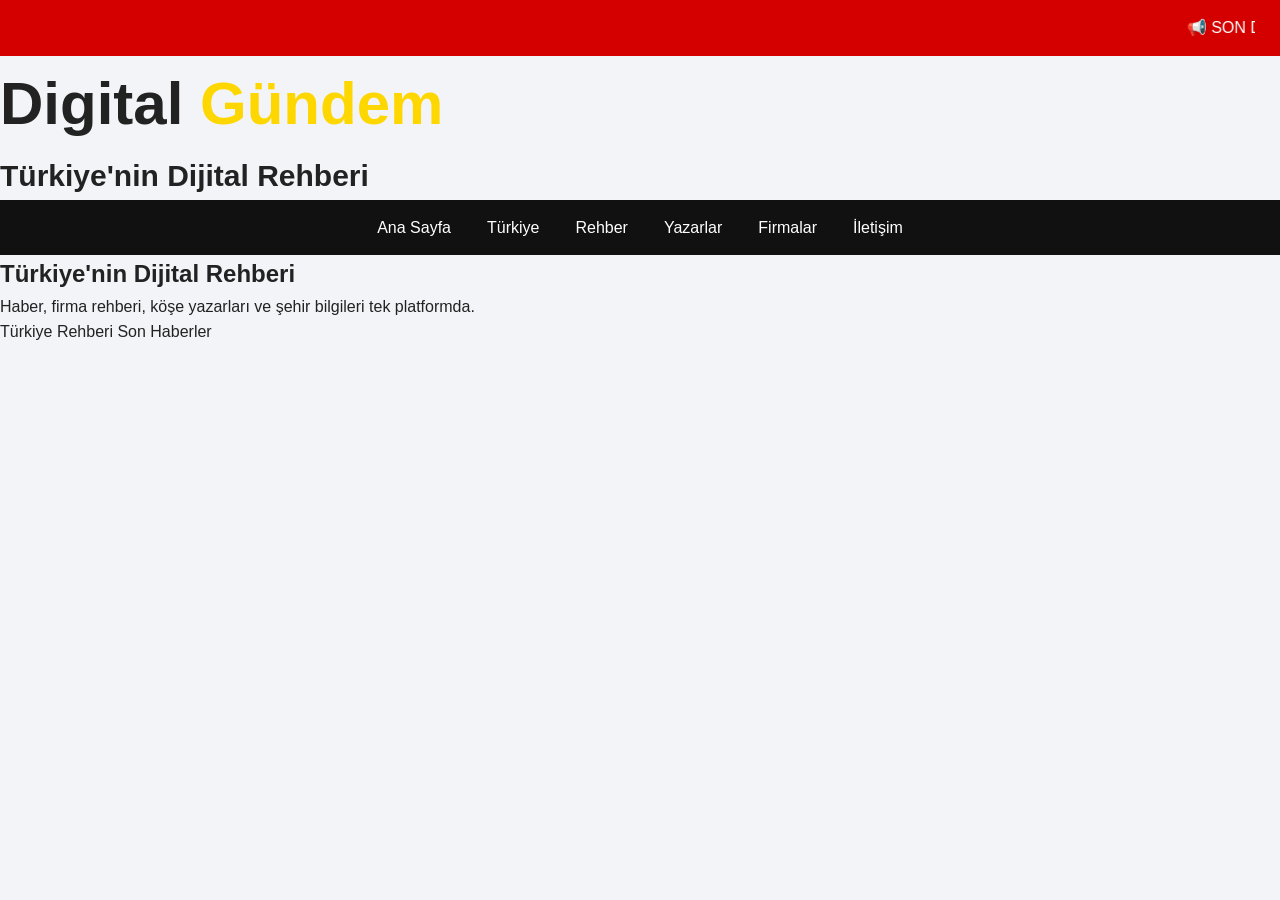
<file: index.html>
<!DOCTYPE html>
<html lang="tr">
<head>
<meta charset="UTF-8">
<meta name="viewport" content="width=device-width, initial-scale=1.0">

<title>Digital Gündem | Türkiye'nin Dijital Rehberi</title>

<meta name="description" content="Türkiye'nin Dijital Rehberi. Gündem, şehir rehberi, firma rehberi ve köşe yazarları.">

<link rel="stylesheet" href="style.css">
</head>

<body>

<div class="topbar">
<marquee behavior="scroll" direction="left">
📢 SON DAKİKA • Digital Gündem yayında • Türkiye Rehberi hazırlanıyor • Firma Rehberi yakında • Köşe Yazarları çok yakında...
</marquee>
</div>

<header>

<div class="logo">

<h1>Digital <span>Gündem</span></h1>

<p>Türkiye'nin Dijital Rehberi</p>

</div>

<nav>

<a href="#">Ana Sayfa</a>

<a href="#">Türkiye</a>

<a href="#">Rehber</a>

<a href="#">Yazarlar</a>

<a href="#">Firmalar</a>

<a href="#">İletişim</a>

</nav>

</header>

<section class="hero">

<h2>Türkiye'nin Dijital Rehberi</h2>

<p>

Haber, firma rehberi, köşe yazarları ve şehir bilgileri tek platformda.

</p>

<a href="#" class="btn">Türkiye Rehberi</a>

<a href="#" class="btn2">Son Haberler</a>

</section>
</file>
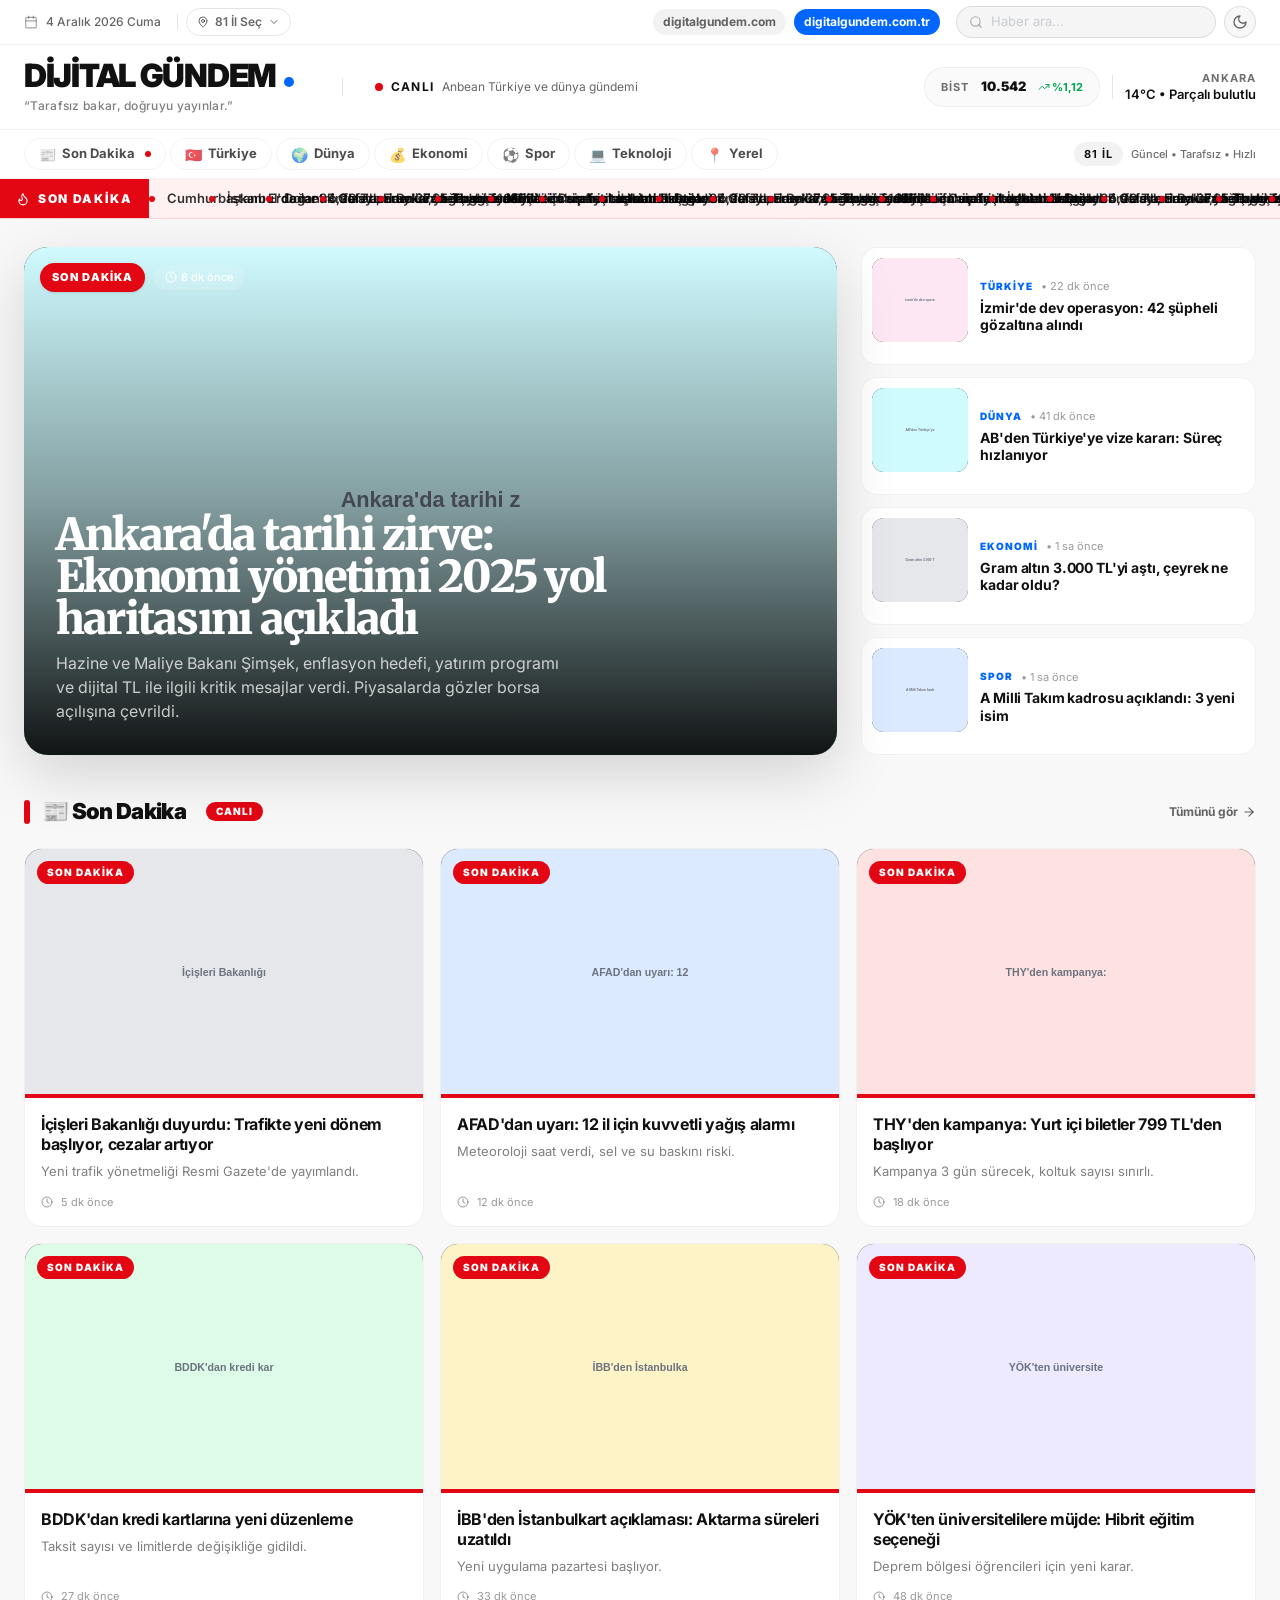
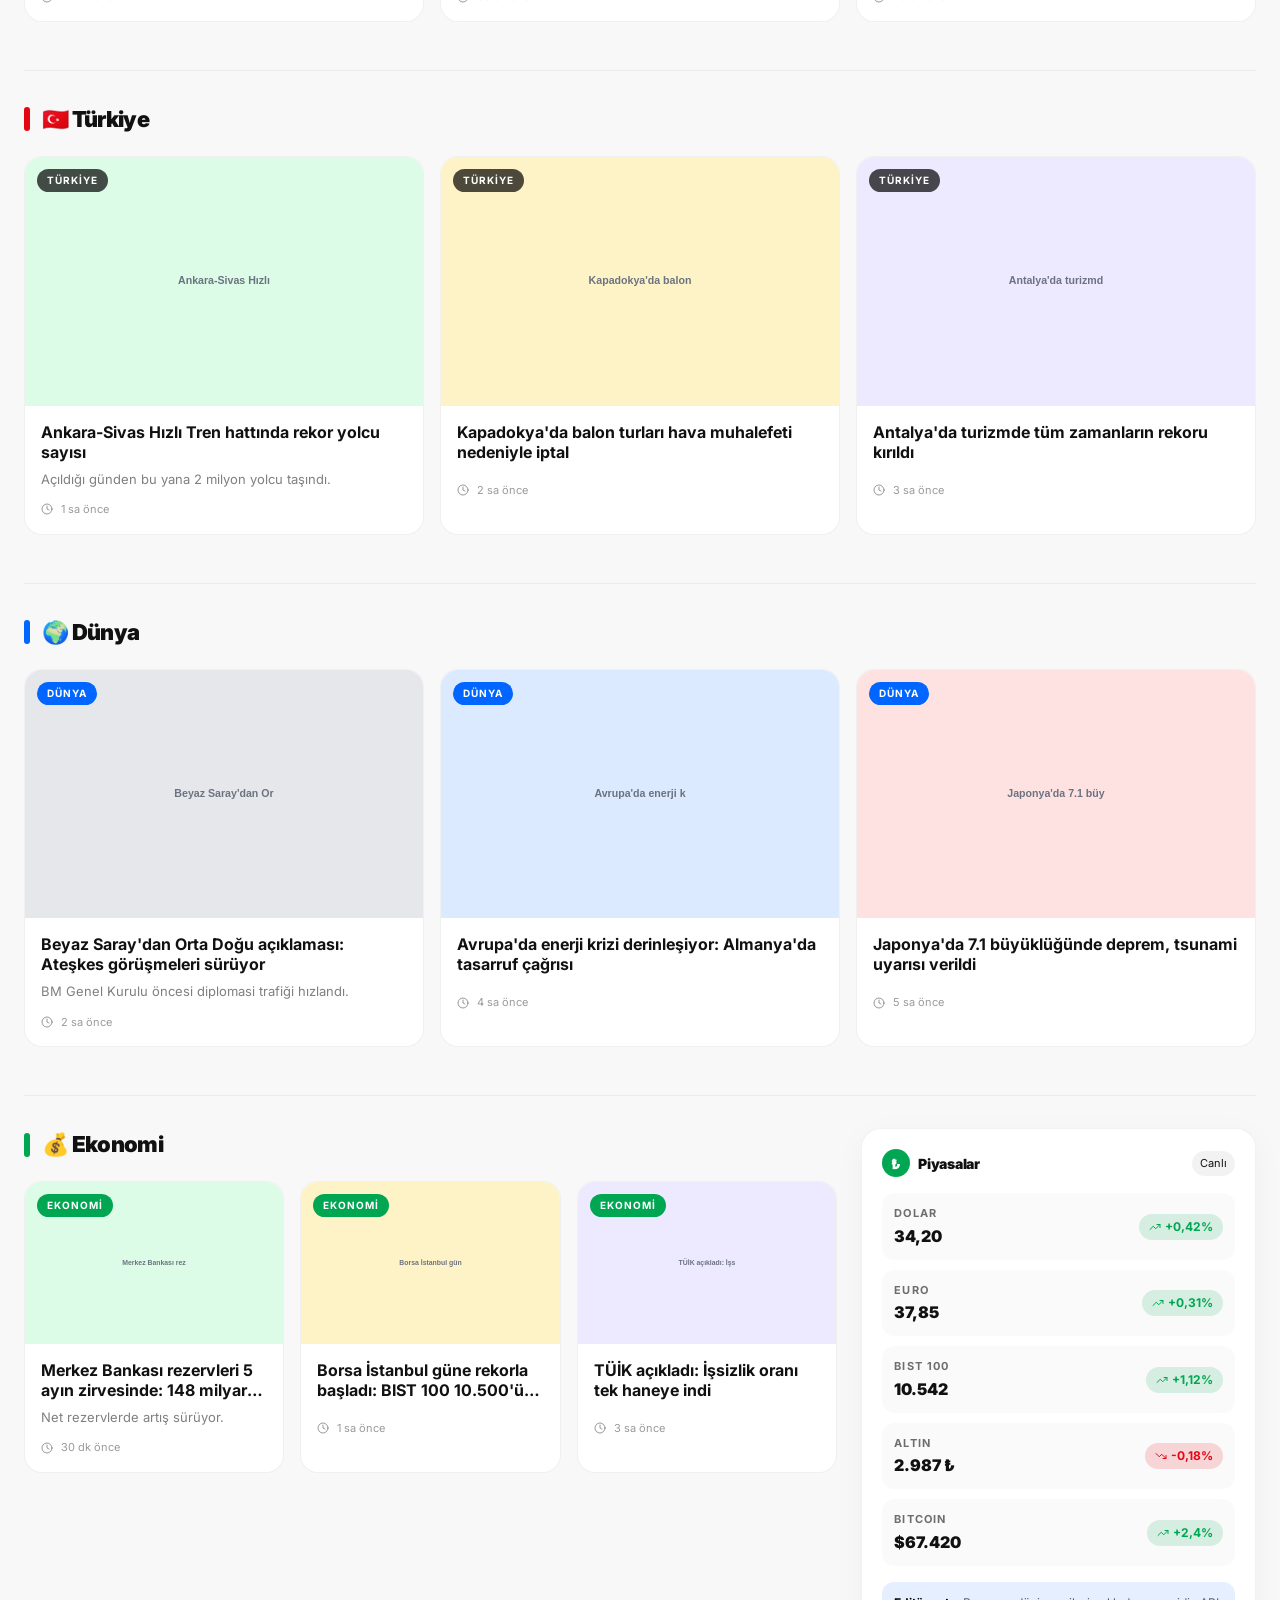
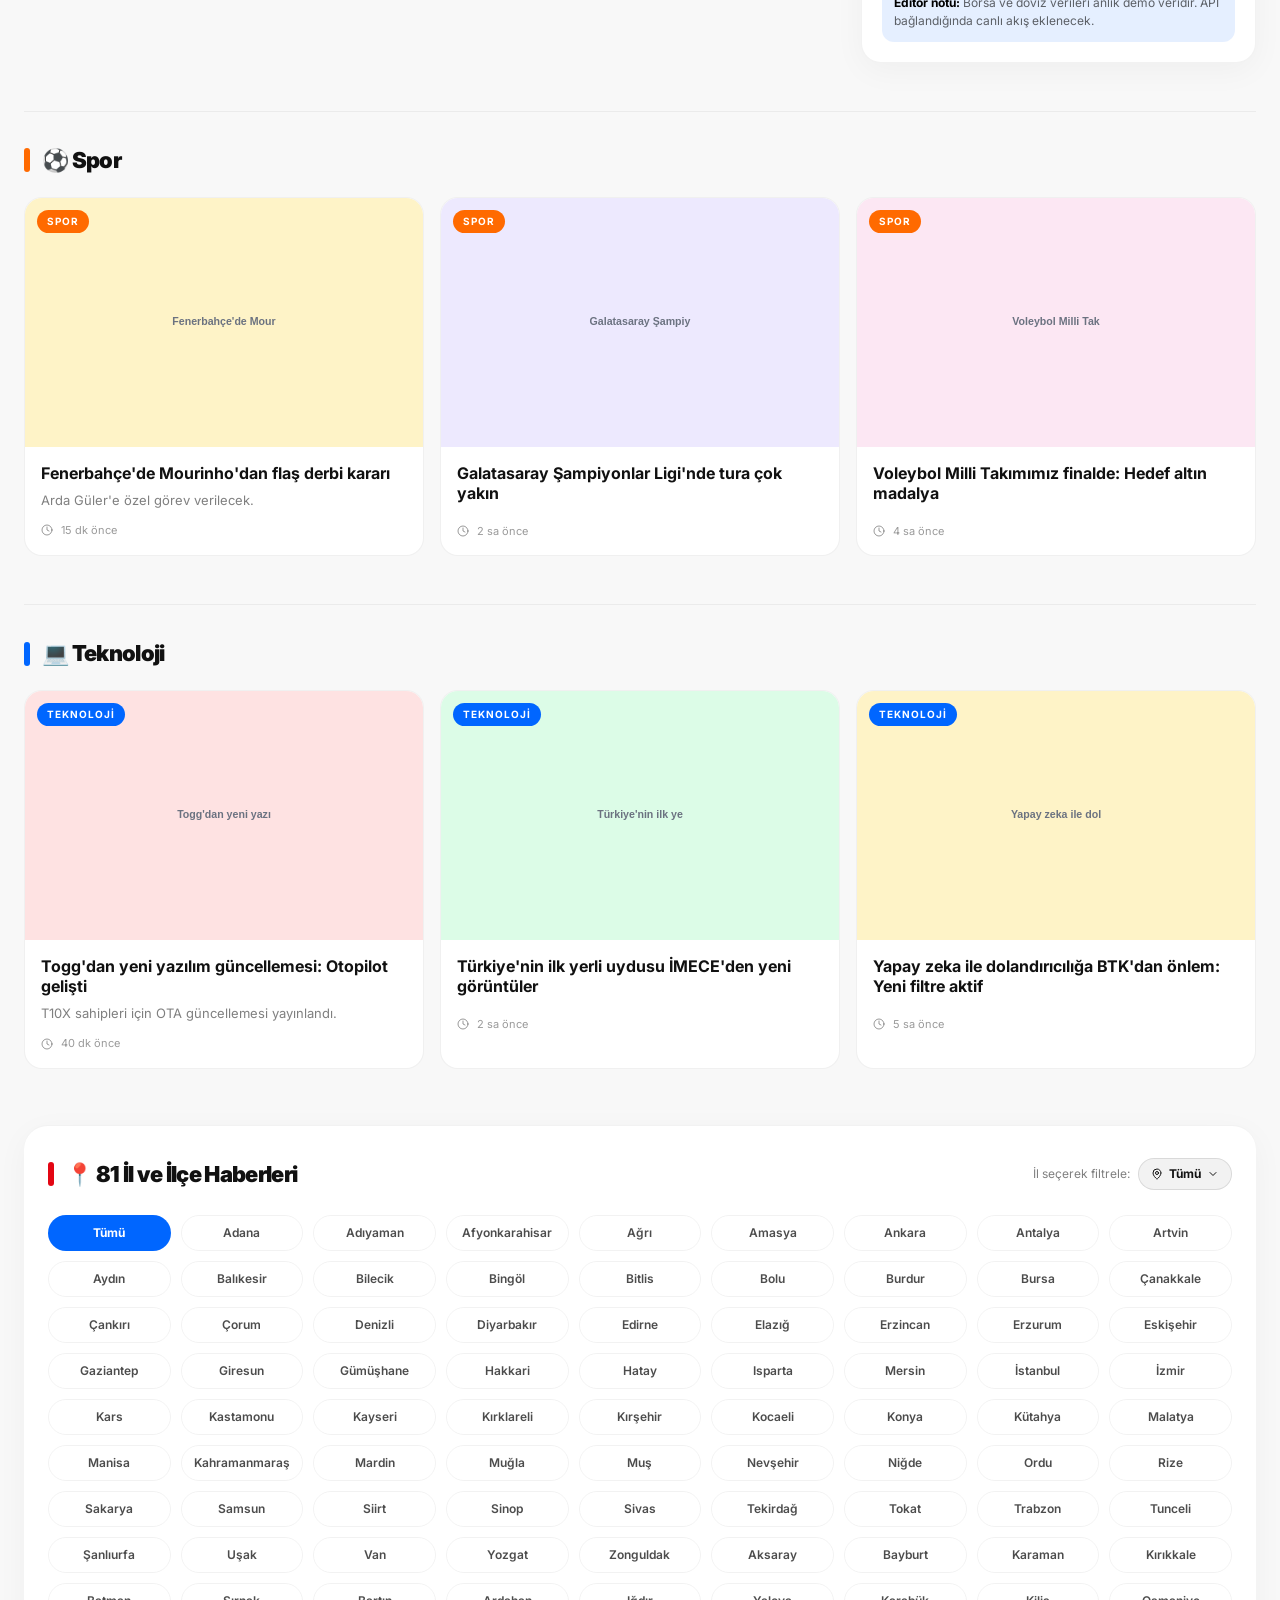
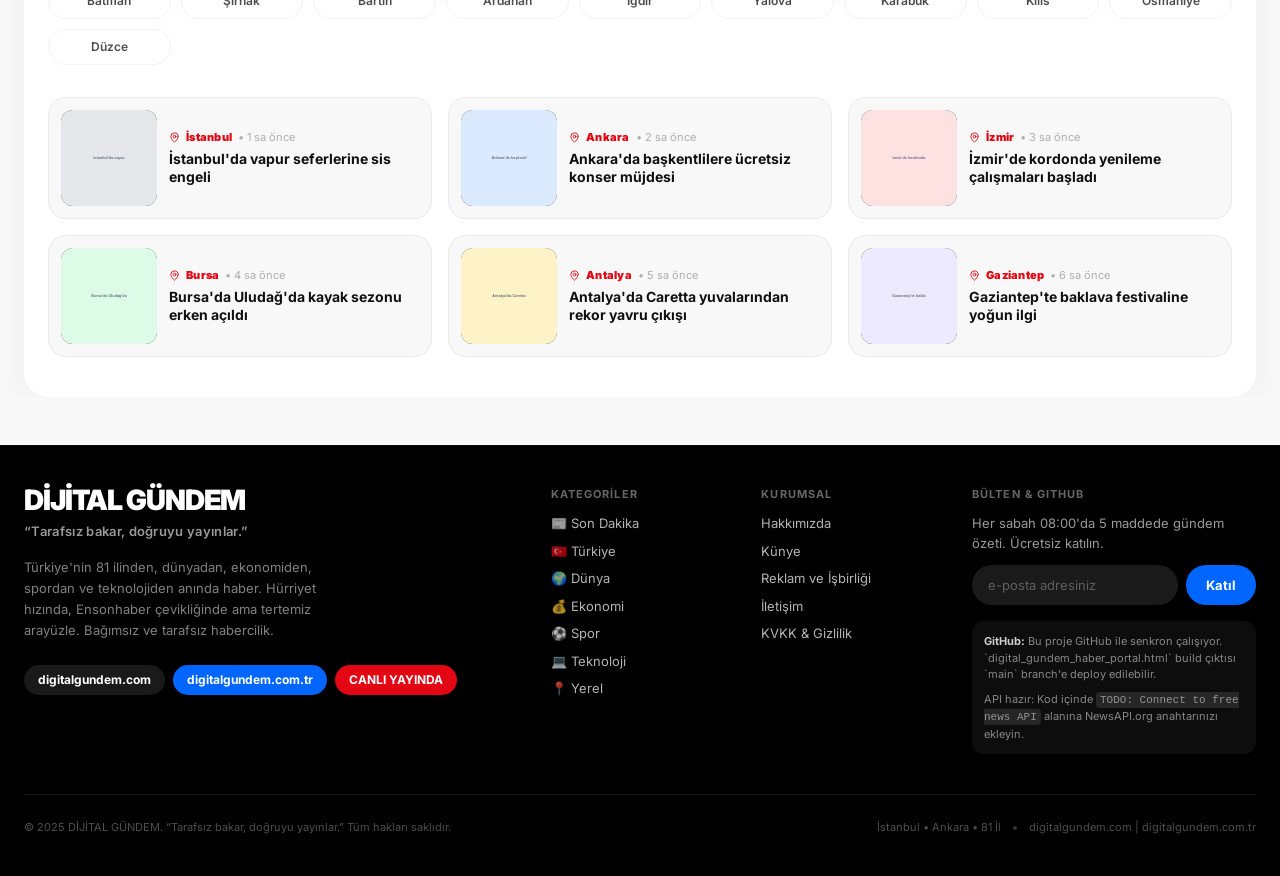
<file: İndex.html>
<!DOCTYPE html>
<html lang="en">
<head>
  <meta charset="UTF-8">
  <meta name="viewport" content="width=device-width, initial-scale=1">
  <title>React Artifact</title>
  <style>*,:after,:before{--tw-border-spacing-x:0;--tw-border-spacing-y:0;--tw-translate-x:0;--tw-translate-y:0;--tw-rotate:0;--tw-skew-x:0;--tw-skew-y:0;--tw-scale-x:1;--tw-scale-y:1;--tw-pan-x: ;--tw-pan-y: ;--tw-pinch-zoom: ;--tw-scroll-snap-strictness:proximity;--tw-gradient-from-position: ;--tw-gradient-via-position: ;--tw-gradient-to-position: ;--tw-ordinal: ;--tw-slashed-zero: ;--tw-numeric-figure: ;--tw-numeric-spacing: ;--tw-numeric-fraction: ;--tw-ring-inset: ;--tw-ring-offset-width:0px;--tw-ring-offset-color:#fff;--tw-ring-color:rgba(59,130,246,.5);--tw-ring-offset-shadow:0 0 #0000;--tw-ring-shadow:0 0 #0000;--tw-shadow:0 0 #0000;--tw-shadow-colored:0 0 #0000;--tw-blur: ;--tw-brightness: ;--tw-contrast: ;--tw-grayscale: ;--tw-hue-rotate: ;--tw-invert: ;--tw-saturate: ;--tw-sepia: ;--tw-drop-shadow: ;--tw-backdrop-blur: ;--tw-backdrop-brightness: ;--tw-backdrop-contrast: ;--tw-backdrop-grayscale: ;--tw-backdrop-hue-rotate: ;--tw-backdrop-invert: ;--tw-backdrop-opacity: ;--tw-backdrop-saturate: ;--tw-backdrop-sepia: ;--tw-contain-size: ;--tw-contain-layout: ;--tw-contain-paint: ;--tw-contain-style: }::backdrop{--tw-border-spacing-x:0;--tw-border-spacing-y:0;--tw-translate-x:0;--tw-translate-y:0;--tw-rotate:0;--tw-skew-x:0;--tw-skew-y:0;--tw-scale-x:1;--tw-scale-y:1;--tw-pan-x: ;--tw-pan-y: ;--tw-pinch-zoom: ;--tw-scroll-snap-strictness:proximity;--tw-gradient-from-position: ;--tw-gradient-via-position: ;--tw-gradient-to-position: ;--tw-ordinal: ;--tw-slashed-zero: ;--tw-numeric-figure: ;--tw-numeric-spacing: ;--tw-numeric-fraction: ;--tw-ring-inset: ;--tw-ring-offset-width:0px;--tw-ring-offset-color:#fff;--tw-ring-color:rgba(59,130,246,.5);--tw-ring-offset-shadow:0 0 #0000;--tw-ring-shadow:0 0 #0000;--tw-shadow:0 0 #0000;--tw-shadow-colored:0 0 #0000;--tw-blur: ;--tw-brightness: ;--tw-contrast: ;--tw-grayscale: ;--tw-hue-rotate: ;--tw-invert: ;--tw-saturate: ;--tw-sepia: ;--tw-drop-shadow: ;--tw-backdrop-blur: ;--tw-backdrop-brightness: ;--tw-backdrop-contrast: ;--tw-backdrop-grayscale: ;--tw-backdrop-hue-rotate: ;--tw-backdrop-invert: ;--tw-backdrop-opacity: ;--tw-backdrop-saturate: ;--tw-backdrop-sepia: ;--tw-contain-size: ;--tw-contain-layout: ;--tw-contain-paint: ;--tw-contain-style: }/*! tailwindcss v3.4.18 | MIT License | https://tailwindcss.com*/*,:after,:before{box-sizing:border-box;border:0 solid #e5e7eb}:after,:before{--tw-content:""}:host,html{line-height:1.5;-webkit-text-size-adjust:100%;-moz-tab-size:4;-o-tab-size:4;tab-size:4;font-family:ui-sans-serif,system-ui,sans-serif,Apple Color Emoji,Segoe UI Emoji,Segoe UI Symbol,Noto Color Emoji;font-feature-settings:normal;font-variation-settings:normal;-webkit-tap-highlight-color:transparent}body{line-height:inherit}hr{height:0;color:inherit;border-top-width:1px}abbr:where([title]){-webkit-text-decoration:underline dotted;text-decoration:underline dotted}h1,h2,h3,h4,h5,h6{font-size:inherit;font-weight:inherit}a{color:inherit;text-decoration:inherit}b,strong{font-weight:bolder}code,kbd,pre,samp{font-family:ui-monospace,SFMono-Regular,Menlo,Monaco,Consolas,Liberation Mono,Courier New,monospace;font-feature-settings:normal;font-variation-settings:normal;font-size:1em}small{font-size:80%}sub,sup{font-size:75%;line-height:0;position:relative;vertical-align:baseline}sub{bottom:-.25em}sup{top:-.5em}table{text-indent:0;border-color:inherit;border-collapse:collapse}button,input,optgroup,select,textarea{font-family:inherit;font-feature-settings:inherit;font-variation-settings:inherit;font-size:100%;font-weight:inherit;line-height:inherit;letter-spacing:inherit;color:inherit;margin:0;padding:0}button,select{text-transform:none}button,input:where([type=button]),input:where([type=reset]),input:where([type=submit]){-webkit-appearance:button;background-color:transparent;background-image:none}:-moz-focusring{outline:auto}:-moz-ui-invalid{box-shadow:none}progress{vertical-align:baseline}::-webkit-inner-spin-button,::-webkit-outer-spin-button{height:auto}[type=search]{-webkit-appearance:textfield;outline-offset:-2px}::-webkit-search-decoration{-webkit-appearance:none}::-webkit-file-upload-button{-webkit-appearance:button;font:inherit}summary{display:list-item}blockquote,dd,dl,figure,h1,h2,h3,h4,h5,h6,hr,p,pre{margin:0}fieldset{margin:0}fieldset,legend{padding:0}menu,ol,ul{list-style:none;margin:0;padding:0}dialog{padding:0}textarea{resize:vertical}input::-moz-placeholder,textarea::-moz-placeholder{opacity:1;color:#9ca3af}input::placeholder,textarea::placeholder{opacity:1;color:#9ca3af}[role=button],button{cursor:pointer}:disabled{cursor:default}audio,canvas,embed,iframe,img,object,svg,video{display:block;vertical-align:middle}img,video{max-width:100%;height:auto}[hidden]:where(:not([hidden=until-found])){display:none}.absolute{position:absolute}.relative{position:relative}.sticky{position:sticky}.inset-0{inset:0}.bottom-0{bottom:0}.left-0{left:0}.left-3{left:.75rem}.left-4{left:1rem}.right-0{right:0}.top-0{top:0}.top-3{top:.75rem}.top-4{top:1rem}.top-\[36px\]{top:36px}.z-30{z-index:30}.z-40{z-index:40}.z-50{z-index:50}.col-span-3{grid-column:span 3/span 3}.col-span-full{grid-column:1/-1}.mx-auto{margin-left:auto;margin-right:auto}.mb-1{margin-bottom:.25rem}.mb-1\.5{margin-bottom:.375rem}.mb-3{margin-bottom:.75rem}.mb-4{margin-bottom:1rem}.mb-5{margin-bottom:1.25rem}.mb-6{margin-bottom:1.5rem}.mb-8{margin-bottom:2rem}.ml-1{margin-left:.25rem}.ml-2{margin-left:.5rem}.ml-8{margin-left:2rem}.mr-1{margin-right:.25rem}.mr-2{margin-right:.5rem}.mt-0\.5{margin-top:.125rem}.mt-1{margin-top:.25rem}.mt-10{margin-top:2.5rem}.mt-12{margin-top:3rem}.mt-2{margin-top:.5rem}.mt-3{margin-top:.75rem}.mt-4{margin-top:1rem}.mt-6{margin-top:1.5rem}.mt-8{margin-top:2rem}.mt-auto{margin-top:auto}.line-clamp-2{-webkit-line-clamp:2}.line-clamp-2,.line-clamp-3{overflow:hidden;display:-webkit-box;-webkit-box-orient:vertical}.line-clamp-3{-webkit-line-clamp:3}.block{display:block}.inline-block{display:inline-block}.flex{display:flex}.grid{display:grid}.hidden{display:none}.aspect-\[16\/10\]{aspect-ratio:16/10}.aspect-\[16\/11\]{aspect-ratio:16/11}.h-1{height:.25rem}.h-1\.5{height:.375rem}.h-10{height:2.5rem}.h-2{height:.5rem}.h-2\.5{height:.625rem}.h-4{height:1rem}.h-6{height:1.5rem}.h-7{height:1.75rem}.h-8{height:2rem}.h-\[40px\]{height:40px}.h-\[44px\]{height:44px}.h-\[48px\]{height:48px}.h-\[72px\]{height:72px}.h-\[88px\]{height:88px}.h-\[96px\]{height:96px}.h-full{height:100%}.max-h-\[380px\]{max-height:380px}.min-h-screen{min-height:100vh}.w-1{width:.25rem}.w-1\.5{width:.375rem}.w-2{width:.5rem}.w-2\.5{width:.625rem}.w-6{width:1.5rem}.w-7{width:1.75rem}.w-8{width:2rem}.w-\[220px\]{width:220px}.w-\[320px\]{width:320px}.w-\[88px\]{width:88px}.w-\[96px\]{width:96px}.w-full{width:100%}.w-px{width:1px}.min-w-0{min-width:0}.max-w-\[100vw\]{max-width:100vw}.max-w-\[1320px\]{max-width:1320px}.max-w-\[20ch\]{max-width:20ch}.max-w-\[40ch\]{max-width:40ch}.max-w-\[52ch\]{max-width:52ch}.max-w-full{max-width:100%}.flex-1{flex:1 1 0%}.shrink-0{flex-shrink:0}.rotate-180{--tw-rotate:180deg;transform:translate(var(--tw-translate-x),var(--tw-translate-y)) rotate(var(--tw-rotate)) skewX(var(--tw-skew-x)) skewY(var(--tw-skew-y)) scaleX(var(--tw-scale-x)) scaleY(var(--tw-scale-y))}@keyframes pulse{50%{opacity:.5}}.animate-pulse{animation:pulse 2s cubic-bezier(.4,0,.6,1) infinite}.cursor-pointer{cursor:pointer}.grid-cols-2{grid-template-columns:repeat(2,minmax(0,1fr))}.grid-cols-3{grid-template-columns:repeat(3,minmax(0,1fr))}.flex-col{flex-direction:column}.flex-wrap{flex-wrap:wrap}.place-items-center{place-items:center}.items-center{align-items:center}.items-baseline{align-items:baseline}.justify-center{justify-content:center}.justify-between{justify-content:space-between}.gap-0\.5{gap:.125rem}.gap-1{gap:.25rem}.gap-1\.5{gap:.375rem}.gap-10{gap:2.5rem}.gap-2{gap:.5rem}.gap-2\.5{gap:.625rem}.gap-3{gap:.75rem}.gap-4{gap:1rem}.gap-5{gap:1.25rem}.gap-6{gap:1.5rem}.gap-8{gap:2rem}.space-y-2>:not([hidden])~:not([hidden]){--tw-space-y-reverse:0;margin-top:calc(.5rem*(1 - var(--tw-space-y-reverse)));margin-bottom:calc(.5rem*var(--tw-space-y-reverse))}.space-y-2\.5>:not([hidden])~:not([hidden]){--tw-space-y-reverse:0;margin-top:calc(.625rem*(1 - var(--tw-space-y-reverse)));margin-bottom:calc(.625rem*var(--tw-space-y-reverse))}.space-y-3>:not([hidden])~:not([hidden]){--tw-space-y-reverse:0;margin-top:calc(.75rem*(1 - var(--tw-space-y-reverse)));margin-bottom:calc(.75rem*var(--tw-space-y-reverse))}.overflow-auto{overflow:auto}.overflow-hidden{overflow:hidden}.overflow-x-auto{overflow-x:auto}.overflow-x-hidden{overflow-x:hidden}.truncate{overflow:hidden;text-overflow:ellipsis}.truncate,.whitespace-nowrap{white-space:nowrap}.rounded{border-radius:.25rem}.rounded-\[10px\]{border-radius:10px}.rounded-\[12px\]{border-radius:12px}.rounded-\[14px\]{border-radius:14px}.rounded-\[16px\]{border-radius:16px}.rounded-\[18px\]{border-radius:18px}.rounded-\[20px\]{border-radius:20px}.rounded-\[24px\]{border-radius:24px}.rounded-\[8px\]{border-radius:8px}.rounded-full{border-radius:9999px}.border{border-width:1px}.border-b{border-bottom-width:1px}.border-l{border-left-width:1px}.border-t{border-top-width:1px}.border-dashed{border-style:dashed}.border-\[\#E30613\]\/15{border-color:rgba(227,6,19,.15)}.border-\[\#E30613\]\/20{border-color:rgba(227,6,19,.2)}.border-black\/10{border-color:rgba(0,0,0,.1)}.border-black\/5{border-color:rgba(0,0,0,.05)}.border-black\/\[0\.06\]{border-color:rgba(0,0,0,.06)}.border-transparent{border-color:transparent}.border-white\/10{border-color:hsla(0,0%,100%,.1)}.border-white\/15{border-color:hsla(0,0%,100%,.15)}.border-white\/5{border-color:hsla(0,0%,100%,.05)}.border-white\/\[0\.06\]{border-color:hsla(0,0%,100%,.06)}.bg-\[\#0066FF\]{--tw-bg-opacity:1;background-color:rgb(0 102 255/var(--tw-bg-opacity,1))}.bg-\[\#0066FF\]\/10{background-color:rgba(0,102,255,.1)}.bg-\[\#0066FF\]\/15{background-color:rgba(0,102,255,.15)}.bg-\[\#00A651\]{--tw-bg-opacity:1;background-color:rgb(0 166 81/var(--tw-bg-opacity,1))}.bg-\[\#00A651\]\/15{background-color:rgba(0,166,81,.15)}.bg-\[\#0a0a0a\]{--tw-bg-opacity:1;background-color:rgb(10 10 10/var(--tw-bg-opacity,1))}.bg-\[\#0a0a0a\]\/90{background-color:hsla(0,0%,4%,.9)}.bg-\[\#111\]{--tw-bg-opacity:1;background-color:rgb(17 17 17/var(--tw-bg-opacity,1))}.bg-\[\#121212\]{--tw-bg-opacity:1;background-color:rgb(18 18 18/var(--tw-bg-opacity,1))}.bg-\[\#141414\]{--tw-bg-opacity:1;background-color:rgb(20 20 20/var(--tw-bg-opacity,1))}.bg-\[\#1a1a1a\]{--tw-bg-opacity:1;background-color:rgb(26 26 26/var(--tw-bg-opacity,1))}.bg-\[\#E30613\]{--tw-bg-opacity:1;background-color:rgb(227 6 19/var(--tw-bg-opacity,1))}.bg-\[\#E30613\]\/10{background-color:rgba(227,6,19,.1)}.bg-\[\#E30613\]\/15{background-color:rgba(227,6,19,.15)}.bg-\[\#FF6A00\]{--tw-bg-opacity:1;background-color:rgb(255 106 0/var(--tw-bg-opacity,1))}.bg-\[\#f8f8f8\]{--tw-bg-opacity:1;background-color:rgb(248 248 248/var(--tw-bg-opacity,1))}.bg-\[\#fff1f1\]{--tw-bg-opacity:1;background-color:rgb(255 241 241/var(--tw-bg-opacity,1))}.bg-black{--tw-bg-opacity:1;background-color:rgb(0 0 0/var(--tw-bg-opacity,1))}.bg-black\/10{background-color:rgba(0,0,0,.1)}.bg-black\/5{background-color:rgba(0,0,0,.05)}.bg-black\/70{background-color:rgba(0,0,0,.7)}.bg-black\/\[0\.02\]{background-color:rgba(0,0,0,.02)}.bg-black\/\[0\.03\]{background-color:rgba(0,0,0,.03)}.bg-black\/\[0\.04\]{background-color:rgba(0,0,0,.04)}.bg-neutral-800{--tw-bg-opacity:1;background-color:rgb(38 38 38/var(--tw-bg-opacity,1))}.bg-neutral-900{--tw-bg-opacity:1;background-color:rgb(23 23 23/var(--tw-bg-opacity,1))}.bg-transparent{background-color:transparent}.bg-white{--tw-bg-opacity:1;background-color:rgb(255 255 255/var(--tw-bg-opacity,1))}.bg-white\/10{background-color:hsla(0,0%,100%,.1)}.bg-white\/15{background-color:hsla(0,0%,100%,.15)}.bg-white\/20{background-color:hsla(0,0%,100%,.2)}.bg-white\/5{background-color:hsla(0,0%,100%,.05)}.bg-white\/90{background-color:hsla(0,0%,100%,.9)}.bg-white\/\[0\.02\]{background-color:hsla(0,0%,100%,.02)}.bg-white\/\[0\.03\]{background-color:hsla(0,0%,100%,.03)}.bg-gradient-to-t{background-image:linear-gradient(to top,var(--tw-gradient-stops))}.from-black{--tw-gradient-from:#000 var(--tw-gradient-from-position);--tw-gradient-to:transparent var(--tw-gradient-to-position);--tw-gradient-stops:var(--tw-gradient-from),var(--tw-gradient-to)}.via-black\/40{--tw-gradient-to:transparent var(--tw-gradient-to-position);--tw-gradient-stops:var(--tw-gradient-from),rgba(0,0,0,.4) var(--tw-gradient-via-position),var(--tw-gradient-to)}.to-transparent{--tw-gradient-to:transparent var(--tw-gradient-to-position)}.object-cover{-o-object-fit:cover;object-fit:cover}.p-2\.5{padding:.625rem}.p-3{padding:.75rem}.p-4{padding:1rem}.p-5{padding:1.25rem}.p-6{padding:1.5rem}.px-1{padding-left:.25rem;padding-right:.25rem}.px-2{padding-left:.5rem;padding-right:.5rem}.px-2\.5{padding-left:.625rem;padding-right:.625rem}.px-3{padding-left:.75rem;padding-right:.75rem}.px-3\.5{padding-left:.875rem;padding-right:.875rem}.px-4{padding-left:1rem;padding-right:1rem}.px-5{padding-left:1.25rem;padding-right:1.25rem}.py-0\.5{padding-top:.125rem;padding-bottom:.125rem}.py-1{padding-top:.25rem;padding-bottom:.25rem}.py-1\.5{padding-top:.375rem;padding-bottom:.375rem}.py-10{padding-top:2.5rem;padding-bottom:2.5rem}.py-2{padding-top:.5rem;padding-bottom:.5rem}.py-2\.5{padding-top:.625rem;padding-bottom:.625rem}.py-3{padding-top:.75rem;padding-bottom:.75rem}.pb-10{padding-bottom:2.5rem}.pb-12{padding-bottom:3rem}.pl-3{padding-left:.75rem}.pl-8{padding-left:2rem}.pr-1{padding-right:.25rem}.pt-2{padding-top:.5rem}.pt-3{padding-top:.75rem}.pt-5{padding-top:1.25rem}.pt-6{padding-top:1.5rem}.pt-8{padding-top:2rem}.text-left{text-align:left}.text-center{text-align:center}.text-right{text-align:right}.text-\[10px\]{font-size:10px}.text-\[11px\]{font-size:11px}.text-\[12px\]{font-size:12px}.text-\[13px\]{font-size:13px}.text-\[14px\]{font-size:14px}.text-\[16px\]{font-size:16px}.text-\[20px\]{font-size:20px}.text-\[24px\]{font-size:24px}.text-\[26px\]{font-size:26px}.text-\[28px\]{font-size:28px}.font-black{font-weight:900}.font-bold{font-weight:700}.font-medium{font-weight:500}.font-semibold{font-weight:600}.capitalize{text-transform:capitalize}.leading-\[0\.95\]{line-height:.95}.leading-\[1\.25\]{line-height:1.25}.leading-\[1\.3\]{line-height:1.3}.leading-\[1\.5\]{line-height:1.5}.leading-\[1\.6\]{line-height:1.6}.leading-none{line-height:1}.tracking-\[-0\.01em\]{letter-spacing:-.01em}.tracking-\[-0\.02em\]{letter-spacing:-.02em}.tracking-\[-0\.03em\]{letter-spacing:-.03em}.tracking-\[-0\.04em\]{letter-spacing:-.04em}.tracking-\[0\.14em\]{letter-spacing:.14em}.tracking-wide{letter-spacing:.025em}.tracking-widest{letter-spacing:.1em}.text-\[\#00A651\]{--tw-text-opacity:1;color:rgb(0 166 81/var(--tw-text-opacity,1))}.text-\[\#111\]{--tw-text-opacity:1;color:rgb(17 17 17/var(--tw-text-opacity,1))}.text-\[\#E30613\]{--tw-text-opacity:1;color:rgb(227 6 19/var(--tw-text-opacity,1))}.text-black{--tw-text-opacity:1;color:rgb(0 0 0/var(--tw-text-opacity,1))}.text-black\/30{color:rgba(0,0,0,.3)}.text-black\/40{color:rgba(0,0,0,.4)}.text-black\/50{color:rgba(0,0,0,.5)}.text-black\/60{color:rgba(0,0,0,.6)}.text-black\/70{color:rgba(0,0,0,.7)}.text-black\/80{color:rgba(0,0,0,.8)}.text-white{--tw-text-opacity:1;color:rgb(255 255 255/var(--tw-text-opacity,1))}.text-white\/30{color:hsla(0,0%,100%,.3)}.text-white\/40{color:hsla(0,0%,100%,.4)}.text-white\/50{color:hsla(0,0%,100%,.5)}.text-white\/60{color:hsla(0,0%,100%,.6)}.text-white\/70{color:hsla(0,0%,100%,.7)}.text-white\/75{color:hsla(0,0%,100%,.75)}.text-white\/80{color:hsla(0,0%,100%,.8)}.text-white\/90{color:hsla(0,0%,100%,.9)}.decoration-white\/20{text-decoration-color:hsla(0,0%,100%,.2)}.underline-offset-\[6px\]{text-underline-offset:6px}.antialiased{-webkit-font-smoothing:antialiased;-moz-osx-font-smoothing:grayscale}.opacity-50{opacity:.5}.opacity-60{opacity:.6}.opacity-\[0\.92\]{opacity:.92}.shadow{--tw-shadow:0 1px 3px 0 rgba(0,0,0,.1),0 1px 2px -1px rgba(0,0,0,.1);--tw-shadow-colored:0 1px 3px 0 var(--tw-shadow-color),0 1px 2px -1px var(--tw-shadow-color)}.shadow,.shadow-\[0_16px_48px_rgba\(0\2c 0\2c 0\2c 0\.18\)\]{box-shadow:var(--tw-ring-offset-shadow,0 0 #0000),var(--tw-ring-shadow,0 0 #0000),var(--tw-shadow)}.shadow-\[0_16px_48px_rgba\(0\2c 0\2c 0\2c 0\.18\)\]{--tw-shadow:0 16px 48px rgba(0,0,0,.18);--tw-shadow-colored:0 16px 48px var(--tw-shadow-color)}.shadow-\[0_20px_60px_rgba\(0\2c 0\2c 0\2c 0\.15\)\]{--tw-shadow:0 20px 60px rgba(0,0,0,.15);--tw-shadow-colored:0 20px 60px var(--tw-shadow-color);box-shadow:var(--tw-ring-offset-shadow,0 0 #0000),var(--tw-ring-shadow,0 0 #0000),var(--tw-shadow)}.shadow-\[0_8px_32px_rgba\(0\2c 0\2c 0\2c 0\.04\)\]{--tw-shadow:0 8px 32px rgba(0,0,0,.04);--tw-shadow-colored:0 8px 32px var(--tw-shadow-color);box-shadow:var(--tw-ring-offset-shadow,0 0 #0000),var(--tw-ring-shadow,0 0 #0000),var(--tw-shadow)}.outline-none{outline:2px solid transparent;outline-offset:2px}.filter{filter:var(--tw-blur) var(--tw-brightness) var(--tw-contrast) var(--tw-grayscale) var(--tw-hue-rotate) var(--tw-invert) var(--tw-saturate) var(--tw-sepia) var(--tw-drop-shadow)}.backdrop-blur{--tw-backdrop-blur:blur(8px)}.backdrop-blur,.backdrop-blur-\[16px\]{backdrop-filter:var(--tw-backdrop-blur) var(--tw-backdrop-brightness) var(--tw-backdrop-contrast) var(--tw-backdrop-grayscale) var(--tw-backdrop-hue-rotate) var(--tw-backdrop-invert) var(--tw-backdrop-opacity) var(--tw-backdrop-saturate) var(--tw-backdrop-sepia)}.backdrop-blur-\[16px\]{--tw-backdrop-blur:blur(16px)}.transition-all{transition-property:all;transition-timing-function:cubic-bezier(.4,0,.2,1);transition-duration:.15s}.transition-colors{transition-property:color,background-color,border-color,text-decoration-color,fill,stroke;transition-timing-function:cubic-bezier(.4,0,.2,1);transition-duration:.15s}.transition-transform{transition-property:transform;transition-timing-function:cubic-bezier(.4,0,.2,1);transition-duration:.15s}.duration-700{transition-duration:.7s}.duration-\[1\.4s\]{transition-duration:1.4s}.will-change-transform{will-change:transform}#root,body,html{min-height:100%}body{margin:0;font-family:Inter,ui-sans-serif,system-ui,-apple-system,BlinkMacSystemFont,Segoe UI,sans-serif}[role=button]:not([aria-disabled=true]),button:not(:disabled),label[for],select:not(:disabled),summary{cursor:pointer}.selection\:bg-\[\#0066FF\] ::-moz-selection{--tw-bg-opacity:1;background-color:rgb(0 102 255/var(--tw-bg-opacity,1))}.selection\:bg-\[\#0066FF\] ::selection{--tw-bg-opacity:1;background-color:rgb(0 102 255/var(--tw-bg-opacity,1))}.selection\:text-white ::-moz-selection{--tw-text-opacity:1;color:rgb(255 255 255/var(--tw-text-opacity,1))}.selection\:text-white ::selection{--tw-text-opacity:1;color:rgb(255 255 255/var(--tw-text-opacity,1))}.selection\:bg-\[\#0066FF\]::-moz-selection{--tw-bg-opacity:1;background-color:rgb(0 102 255/var(--tw-bg-opacity,1))}.selection\:bg-\[\#0066FF\]::selection{--tw-bg-opacity:1;background-color:rgb(0 102 255/var(--tw-bg-opacity,1))}.selection\:text-white::-moz-selection{--tw-text-opacity:1;color:rgb(255 255 255/var(--tw-text-opacity,1))}.selection\:text-white::selection{--tw-text-opacity:1;color:rgb(255 255 255/var(--tw-text-opacity,1))}.placeholder\:opacity-50::-moz-placeholder{opacity:.5}.placeholder\:opacity-50::placeholder{opacity:.5}.focus-within\:border-black\/20:focus-within{border-color:rgba(0,0,0,.2)}.focus-within\:border-white\/20:focus-within{border-color:hsla(0,0%,100%,.2)}.hover\:border-black\/10:hover{border-color:rgba(0,0,0,.1)}.hover\:border-white\/10:hover{border-color:hsla(0,0%,100%,.1)}.hover\:border-white\/15:hover{border-color:hsla(0,0%,100%,.15)}.hover\:border-white\/20:hover{border-color:hsla(0,0%,100%,.2)}.hover\:bg-\[\#0052cc\]:hover{--tw-bg-opacity:1;background-color:rgb(0 82 204/var(--tw-bg-opacity,1))}.hover\:bg-black\/10:hover{background-color:rgba(0,0,0,.1)}.hover\:bg-black\/5:hover{background-color:rgba(0,0,0,.05)}.hover\:bg-white\/10:hover{background-color:hsla(0,0%,100%,.1)}.hover\:bg-white\/5:hover{background-color:hsla(0,0%,100%,.05)}.hover\:bg-white\/\[0\.04\]:hover{background-color:hsla(0,0%,100%,.04)}.hover\:text-black:hover{--tw-text-opacity:1;color:rgb(0 0 0/var(--tw-text-opacity,1))}.hover\:text-white:hover{--tw-text-opacity:1;color:rgb(255 255 255/var(--tw-text-opacity,1))}.hover\:shadow-\[0_12px_32px_rgba\(0\2c 0\2c 0\2c 0\.06\)\]:hover{--tw-shadow:0 12px 32px rgba(0,0,0,.06);--tw-shadow-colored:0 12px 32px var(--tw-shadow-color);box-shadow:var(--tw-ring-offset-shadow,0 0 #0000),var(--tw-ring-shadow,0 0 #0000),var(--tw-shadow)}.hover\:shadow-\[0_8px_24px_rgba\(0\2c 0\2c 0\2c 0\.06\)\]:hover{--tw-shadow:0 8px 24px rgba(0,0,0,.06);--tw-shadow-colored:0 8px 24px var(--tw-shadow-color);box-shadow:var(--tw-ring-offset-shadow,0 0 #0000),var(--tw-ring-shadow,0 0 #0000),var(--tw-shadow)}.group:hover .group-hover\:scale-105{--tw-scale-x:1.05;--tw-scale-y:1.05}.group:hover .group-hover\:scale-105,.group:hover .group-hover\:scale-\[1\.04\]{transform:translate(var(--tw-translate-x),var(--tw-translate-y)) rotate(var(--tw-rotate)) skewX(var(--tw-skew-x)) skewY(var(--tw-skew-y)) scaleX(var(--tw-scale-x)) scaleY(var(--tw-scale-y))}.group:hover .group-hover\:scale-\[1\.04\]{--tw-scale-x:1.04;--tw-scale-y:1.04}.group:hover .group-hover\:text-\[\#0066FF\]{--tw-text-opacity:1;color:rgb(0 102 255/var(--tw-text-opacity,1))}.group:hover .group-hover\:text-\[\#00A651\]{--tw-text-opacity:1;color:rgb(0 166 81/var(--tw-text-opacity,1))}.group:hover .group-hover\:text-\[\#E30613\]{--tw-text-opacity:1;color:rgb(227 6 19/var(--tw-text-opacity,1))}.group:hover .group-hover\:text-\[\#FF6A00\]{--tw-text-opacity:1;color:rgb(255 106 0/var(--tw-text-opacity,1))}.group:hover .group-hover\:underline{text-decoration-line:underline}.dark\:border-white\/10:is(.dark *){border-color:hsla(0,0%,100%,.1)}.dark\:border-white\/5:is(.dark *){border-color:hsla(0,0%,100%,.05)}.dark\:bg-white\/10:is(.dark *){background-color:hsla(0,0%,100%,.1)}@media (min-width:640px){.sm\:inline{display:inline}.sm\:hidden{display:none}.sm\:grid-cols-2{grid-template-columns:repeat(2,minmax(0,1fr))}.sm\:grid-cols-4{grid-template-columns:repeat(4,minmax(0,1fr))}}@media (min-width:768px){.md\:col-span-2{grid-column:span 2/span 2}.md\:col-span-3{grid-column:span 3/span 3}.md\:col-span-4{grid-column:span 4/span 4}.md\:col-span-5{grid-column:span 5/span 5}.md\:block{display:block}.md\:flex{display:flex}.md\:inline-flex{display:inline-flex}.md\:hidden{display:none}.md\:aspect-\[16\/10\]{aspect-ratio:16/10}.md\:h-\[84px\]{height:84px}.md\:w-\[560px\]{width:560px}.md\:w-\[96px\]{width:96px}.md\:grid-cols-12{grid-template-columns:repeat(12,minmax(0,1fr))}.md\:grid-cols-3{grid-template-columns:repeat(3,minmax(0,1fr))}.md\:grid-cols-4{grid-template-columns:repeat(4,minmax(0,1fr))}.md\:grid-cols-6{grid-template-columns:repeat(6,minmax(0,1fr))}.md\:flex-row{flex-direction:row}.md\:items-center{align-items:center}.md\:rounded-\[24px\]{border-radius:24px}.md\:p-8{padding:2rem}.md\:px-3\.5{padding-left:.875rem;padding-right:.875rem}.md\:px-4{padding-left:1rem;padding-right:1rem}.md\:px-6{padding-left:1.5rem;padding-right:1.5rem}.md\:pt-7{padding-top:1.75rem}.md\:text-\[12px\]{font-size:12px}.md\:text-\[14px\]{font-size:14px}.md\:text-\[16px\]{font-size:16px}.md\:text-\[22px\]{font-size:22px}.md\:text-\[32px\]{font-size:32px}.md\:text-\[44px\]{font-size:44px}}@media (min-width:1024px){.lg\:col-span-4{grid-column:span 4/span 4}.lg\:col-span-8{grid-column:span 8/span 8}.lg\:block{display:block}.lg\:flex{display:flex}.lg\:w-\[260px\]{width:260px}.lg\:grid-cols-1{grid-template-columns:repeat(1,minmax(0,1fr))}.lg\:grid-cols-12{grid-template-columns:repeat(12,minmax(0,1fr))}.lg\:grid-cols-3{grid-template-columns:repeat(3,minmax(0,1fr))}.lg\:grid-cols-9{grid-template-columns:repeat(9,minmax(0,1fr))}.lg\:grid-rows-4{grid-template-rows:repeat(4,minmax(0,1fr))}.lg\:gap-6{gap:1.5rem}}@media (min-width:1280px){.xl\:flex{display:flex}}</style>
</head>
<body>
  <div id="root"></div>
  
  <script type="module">var kc=Object.create;var{getPrototypeOf:Ec,defineProperty:Gl,getOwnPropertyNames:Cc}=Object;var _c=Object.prototype.hasOwnProperty;var Ae=(e,t,n)=>{n=e!=null?kc(Ec(e)):{};let r=t||!e||!e.__esModule?Gl(n,"default",{value:e,enumerable:!0}):n;for(let l of Cc(e))if(!_c.call(r,l))Gl(r,l,{get:()=>e[l],enumerable:!0});return r};var _r=(e,t)=>()=>(t||e((t={exports:{}}).exports,t),t.exports);var zc=(e,t)=>{for(var n in t)Gl(e,n,{get:t[n],enumerable:!0,configurable:!0,set:(r)=>t[n]=()=>r})};var Pc=(e,t)=>()=>(e&&(t=e(e=0)),t);var St=_r((Wc)=>{var wn=Symbol.for("react.element"),Nc=Symbol.for("react.portal"),Tc=Symbol.for("react.fragment"),Lc=Symbol.for("react.strict_mode"),Rc=Symbol.for("react.profiler"),Fc=Symbol.for("react.provider"),Dc=Symbol.for("react.context"),Oc=Symbol.for("react.forward_ref"),Ic=Symbol.for("react.suspense"),Mc=Symbol.for("react.memo"),Uc=Symbol.for("react.lazy"),ki=Symbol.iterator;function Vc(e){if(e===null||typeof e!=="object")return null;return e=ki&&e[ki]||e["@@iterator"],typeof e==="function"?e:null}var _i={isMounted:function(){return!1},enqueueForceUpdate:function(){},enqueueReplaceState:function(){},enqueueSetState:function(){}},zi=Object.assign,Pi={};function At(e,t,n){this.props=e,this.context=t,this.refs=Pi,this.updater=n||_i}At.prototype.isReactComponent={};At.prototype.setState=function(e,t){if(typeof e!=="object"&&typeof e!=="function"&&e!=null)throw Error("setState(...): takes an object of state variables to update or a function which returns an object of state variables.");this.updater.enqueueSetState(this,e,t,"setState")};At.prototype.forceUpdate=function(e){this.updater.enqueueForceUpdate(this,e,"forceUpdate")};function Ni(){}Ni.prototype=At.prototype;function Jl(e,t,n){this.props=e,this.context=t,this.refs=Pi,this.updater=n||_i}var ql=Jl.prototype=new Ni;ql.constructor=Jl;zi(ql,At.prototype);ql.isPureReactComponent=!0;var Ei=Array.isArray,Ti=Object.prototype.hasOwnProperty,jl={current:null},Li={key:!0,ref:!0,__self:!0,__source:!0};function Ri(e,t,n){var r,l={},u=null,o=null;if(t!=null)for(r in t.ref!==void 0&&(o=t.ref),t.key!==void 0&&(u=""+t.key),t)Ti.call(t,r)&&!Li.hasOwnProperty(r)&&(l[r]=t[r]);var a=arguments.length-2;if(a===1)l.children=n;else if(1<a){for(var s=Array(a),d=0;d<a;d++)s[d]=arguments[d+2];l.children=s}if(e&&e.defaultProps)for(r in a=e.defaultProps,a)l[r]===void 0&&(l[r]=a[r]);return{$$typeof:wn,type:e,key:u,ref:o,props:l,_owner:jl.current}}function $c(e,t){return{$$typeof:wn,type:e.type,key:t,ref:e.ref,props:e.props,_owner:e._owner}}function bl(e){return typeof e==="object"&&e!==null&&e.$$typeof===wn}function Ac(e){var t={"=":"=0",":":"=2"};return"$"+e.replace(/[=:]/g,function(n){return t[n]})}var Ci=/\/+/g;function Zl(e,t){return typeof e==="object"&&e!==null&&e.key!=null?Ac(""+e.key):t.toString(36)}function Pr(e,t,n,r,l){var u=typeof e;if(u==="undefined"||u==="boolean")e=null;var o=!1;if(e===null)o=!0;else switch(u){case"string":case"number":o=!0;break;case"object":switch(e.$$typeof){case wn:case Nc:o=!0}}if(o)return o=e,l=l(o),e=r===""?"."+Zl(o,0):r,Ei(l)?(n="",e!=null&&(n=e.replace(Ci,"$&/")+"/"),Pr(l,t,n,"",function(d){return d})):l!=null&&(bl(l)&&(l=$c(l,n+(!l.key||o&&o.key===l.key?"":(""+l.key).replace(Ci,"$&/")+"/")+e)),t.push(l)),1;if(o=0,r=r===""?".":r+":",Ei(e))for(var a=0;a<e.length;a++){u=e[a];var s=r+Zl(u,a);o+=Pr(u,t,n,s,l)}else if(s=Vc(e),typeof s==="function")for(e=s.call(e),a=0;!(u=e.next()).done;)u=u.value,s=r+Zl(u,a++),o+=Pr(u,t,n,s,l);else if(u==="object")throw t=String(e),Error("Objects are not valid as a React child (found: "+(t==="[object Object]"?"object with keys {"+Object.keys(e).join(", ")+"}":t)+"). If you meant to render a collection of children, use an array instead.");return o}function zr(e,t,n){if(e==null)return e;var r=[],l=0;return Pr(e,r,"","",function(u){return t.call(n,u,l++)}),r}function Qc(e){if(e._status===-1){var t=e._result;t=t(),t.then(function(n){if(e._status===0||e._status===-1)e._status=1,e._result=n},function(n){if(e._status===0||e._status===-1)e._status=2,e._result=n}),e._status===-1&&(e._status=0,e._result=t)}if(e._status===1)return e._result.default;throw e._result}var le={current:null},Nr={transition:null},Hc={ReactCurrentDispatcher:le,ReactCurrentBatchConfig:Nr,ReactCurrentOwner:jl};function Fi(){throw Error("act(...) is not supported in production builds of React.")}Wc.Children={map:zr,forEach:function(e,t,n){zr(e,function(){t.apply(this,arguments)},n)},count:function(e){var t=0;return zr(e,function(){t++}),t},toArray:function(e){return zr(e,function(t){return t})||[]},only:function(e){if(!bl(e))throw Error("React.Children.only expected to receive a single React element child.");return e}};Wc.Component=At;Wc.Fragment=Tc;Wc.Profiler=Rc;Wc.PureComponent=Jl;Wc.StrictMode=Lc;Wc.Suspense=Ic;Wc.__SECRET_INTERNALS_DO_NOT_USE_OR_YOU_WILL_BE_FIRED=Hc;Wc.act=Fi;Wc.cloneElement=function(e,t,n){if(e===null||e===void 0)throw Error("React.cloneElement(...): The argument must be a React element, but you passed "+e+".");var r=zi({},e.props),l=e.key,u=e.ref,o=e._owner;if(t!=null){if(t.ref!==void 0&&(u=t.ref,o=jl.current),t.key!==void 0&&(l=""+t.key),e.type&&e.type.defaultProps)var a=e.type.defaultProps;for(s in t)Ti.call(t,s)&&!Li.hasOwnProperty(s)&&(r[s]=t[s]===void 0&&a!==void 0?a[s]:t[s])}var s=arguments.length-2;if(s===1)r.children=n;else if(1<s){a=Array(s);for(var d=0;d<s;d++)a[d]=arguments[d+2];r.children=a}return{$$typeof:wn,type:e.type,key:l,ref:u,props:r,_owner:o}};Wc.createContext=function(e){return e={$$typeof:Dc,_currentValue:e,_currentValue2:e,_threadCount:0,Provider:null,Consumer:null,_defaultValue:null,_globalName:null},e.Provider={$$typeof:Fc,_context:e},e.Consumer=e};Wc.createElement=Ri;Wc.createFactory=function(e){var t=Ri.bind(null,e);return t.type=e,t};Wc.createRef=function(){return{current:null}};Wc.forwardRef=function(e){return{$$typeof:Oc,render:e}};Wc.isValidElement=bl;Wc.lazy=function(e){return{$$typeof:Uc,_payload:{_status:-1,_result:e},_init:Qc}};Wc.memo=function(e,t){return{$$typeof:Mc,type:e,compare:t===void 0?null:t}};Wc.startTransition=function(e){var t=Nr.transition;Nr.transition={};try{e()}finally{Nr.transition=t}};Wc.unstable_act=Fi;Wc.useCallback=function(e,t){return le.current.useCallback(e,t)};Wc.useContext=function(e){return le.current.useContext(e)};Wc.useDebugValue=function(){};Wc.useDeferredValue=function(e){return le.current.useDeferredValue(e)};Wc.useEffect=function(e,t){return le.current.useEffect(e,t)};Wc.useId=function(){return le.current.useId()};Wc.useImperativeHandle=function(e,t,n){return le.current.useImperativeHandle(e,t,n)};Wc.useInsertionEffect=function(e,t){return le.current.useInsertionEffect(e,t)};Wc.useLayoutEffect=function(e,t){return le.current.useLayoutEffect(e,t)};Wc.useMemo=function(e,t){return le.current.useMemo(e,t)};Wc.useReducer=function(e,t,n){return le.current.useReducer(e,t,n)};Wc.useRef=function(e){return le.current.useRef(e)};Wc.useState=function(e){return le.current.useState(e)};Wc.useSyncExternalStore=function(e,t,n){return le.current.useSyncExternalStore(e,t,n)};Wc.useTransition=function(){return le.current.useTransition()};Wc.version="18.3.1"});var $i=_r((Pd)=>{function tu(e,t){var n=e.length;e.push(t);e:for(;0<n;){var r=n-1>>>1,l=e[r];if(0<Tr(l,t))e[r]=t,e[n]=l,n=r;else break e}}function _e(e){return e.length===0?null:e[0]}function Dr(e){if(e.length===0)return null;var t=e[0],n=e.pop();if(n!==t){e[0]=n;e:for(var r=0,l=e.length,u=l>>>1;r<u;){var o=2*(r+1)-1,a=e[o],s=o+1,d=e[s];if(0>Tr(a,n))s<l&&0>Tr(d,a)?(e[r]=d,e[s]=n,r=s):(e[r]=a,e[o]=n,r=o);else if(s<l&&0>Tr(d,n))e[r]=d,e[s]=n,r=s;else break e}}return t}function Tr(e,t){var n=e.sortIndex-t.sortIndex;return n!==0?n:e.id-t.id}if(typeof performance==="object"&&typeof performance.now==="function")nu=performance,Pd.unstable_now=function(){return nu.now()};else Lr=Date,ru=Lr.now(),Pd.unstable_now=function(){return Lr.now()-ru};var nu,Lr,ru,Oe=[],je=[],zd=1,ye=null,j=3,Or=!1,wt=!1,En=!1,Oi=typeof setTimeout==="function"?setTimeout:null,Ii=typeof clearTimeout==="function"?clearTimeout:null,Di=typeof setImmediate<"u"?setImmediate:null;typeof navigator<"u"&&navigator.scheduling!==void 0&&navigator.scheduling.isInputPending!==void 0&&navigator.scheduling.isInputPending.bind(navigator.scheduling);function lu(e){for(var t=_e(je);t!==null;){if(t.callback===null)Dr(je);else if(t.startTime<=e)Dr(je),t.sortIndex=t.expirationTime,tu(Oe,t);else break;t=_e(je)}}function ou(e){if(En=!1,lu(e),!wt)if(_e(Oe)!==null)wt=!0,au(iu);else{var t=_e(je);t!==null&&su(ou,t.startTime-e)}}function iu(e,t){wt=!1,En&&(En=!1,Ii(Cn),Cn=-1),Or=!0;var n=j;try{lu(t);for(ye=_e(Oe);ye!==null&&(!(ye.expirationTime>t)||e&&!Vi());){var r=ye.callback;if(typeof r==="function"){ye.callback=null,j=ye.priorityLevel;var l=r(ye.expirationTime<=t);t=Pd.unstable_now(),typeof l==="function"?ye.callback=l:ye===_e(Oe)&&Dr(Oe),lu(t)}else Dr(Oe);ye=_e(Oe)}if(ye!==null)var u=!0;else{var o=_e(je);o!==null&&su(ou,o.startTime-t),u=!1}return u}finally{ye=null,j=n,Or=!1}}var Ir=!1,Rr=null,Cn=-1,Mi=5,Ui=-1;function Vi(){return Pd.unstable_now()-Ui<Mi?!1:!0}function eu(){if(Rr!==null){var e=Pd.unstable_now();Ui=e;var t=!0;try{t=Rr(!0,e)}finally{t?kn():(Ir=!1,Rr=null)}}else Ir=!1}var kn;if(typeof Di==="function")kn=function(){Di(eu)};else if(typeof MessageChannel<"u")Fr=new MessageChannel,uu=Fr.port2,Fr.port1.onmessage=eu,kn=function(){uu.postMessage(null)};else kn=function(){Oi(eu,0)};var Fr,uu;function au(e){Rr=e,Ir||(Ir=!0,kn())}function su(e,t){Cn=Oi(function(){e(Pd.unstable_now())},t)}Pd.unstable_IdlePriority=5;Pd.unstable_ImmediatePriority=1;Pd.unstable_LowPriority=4;Pd.unstable_NormalPriority=3;Pd.unstable_Profiling=null;Pd.unstable_UserBlockingPriority=2;Pd.unstable_cancelCallback=function(e){e.callback=null};Pd.unstable_continueExecution=function(){wt||Or||(wt=!0,au(iu))};Pd.unstable_forceFrameRate=function(e){0>e||125<e?console.error("forceFrameRate takes a positive int between 0 and 125, forcing frame rates higher than 125 fps is not supported"):Mi=0<e?Math.floor(1000/e):5};Pd.unstable_getCurrentPriorityLevel=function(){return j};Pd.unstable_getFirstCallbackNode=function(){return _e(Oe)};Pd.unstable_next=function(e){switch(j){case 1:case 2:case 3:var t=3;break;default:t=j}var n=j;j=t;try{return e()}finally{j=n}};Pd.unstable_pauseExecution=function(){};Pd.unstable_requestPaint=function(){};Pd.unstable_runWithPriority=function(e,t){switch(e){case 1:case 2:case 3:case 4:case 5:break;default:e=3}var n=j;j=e;try{return t()}finally{j=n}};Pd.unstable_scheduleCallback=function(e,t,n){var r=Pd.unstable_now();switch(typeof n==="object"&&n!==null?(n=n.delay,n=typeof n==="number"&&0<n?r+n:r):n=r,e){case 1:var l=-1;break;case 2:l=250;break;case 5:l=1073741823;break;case 4:l=1e4;break;default:l=5000}return l=n+l,e={id:zd++,callback:t,priorityLevel:e,startTime:n,expirationTime:l,sortIndex:-1},n>r?(e.sortIndex=n,tu(je,e),_e(Oe)===null&&e===_e(je)&&(En?(Ii(Cn),Cn=-1):En=!0,su(ou,n-r))):(e.sortIndex=l,tu(Oe,e),wt||Or||(wt=!0,au(iu))),e};Pd.unstable_shouldYield=Vi;Pd.unstable_wrapCallback=function(e){var t=j;return function(){var n=j;j=t;try{return e.apply(this,arguments)}finally{j=n}}}});var mi={};zc(mi,{version:()=>bf,unstable_renderSubtreeIntoContainer:()=>jf,unstable_batchedUpdates:()=>qf,unmountComponentAtNode:()=>Jf,render:()=>Zf,hydrateRoot:()=>Gf,hydrate:()=>Xf,flushSync:()=>Yf,findDOMNode:()=>Kf,createRoot:()=>xf,createPortal:()=>Bf,__SECRET_INTERNALS_DO_NOT_USE_OR_YOU_WILL_BE_FIRED:()=>Wf});function g(e){for(var t="https://reactjs.org/docs/error-decoder.html?invariant="+e,n=1;n<arguments.length;n++)t+="&args[]="+encodeURIComponent(arguments[n]);return"Minified React error #"+e+"; visit "+t+" for the full message or use the non-minified dev environment for full errors and additional helpful warnings."}function It(e,t){an(e,t),an(e+"Capture",t)}function an(e,t){Gn[e]=t;for(e=0;e<t.length;e++)xa.add(t[e])}function Yd(e){if(Fu.call(Qi,e))return!0;if(Fu.call(Ai,e))return!1;if(Kd.test(e))return Qi[e]=!0;return Ai[e]=!0,!1}function Xd(e,t,n,r){if(n!==null&&n.type===0)return!1;switch(typeof t){case"function":case"symbol":return!0;case"boolean":if(r)return!1;if(n!==null)return!n.acceptsBooleans;return e=e.toLowerCase().slice(0,5),e!=="data-"&&e!=="aria-";default:return!1}}function Gd(e,t,n,r){if(t===null||typeof t>"u"||Xd(e,t,n,r))return!0;if(r)return!1;if(n!==null)switch(n.type){case 3:return!t;case 4:return t===!1;case 5:return isNaN(t);case 6:return isNaN(t)||1>t}return!1}function ie(e,t,n,r,l,u,o){this.acceptsBooleans=t===2||t===3||t===4,this.attributeName=r,this.attributeNamespace=l,this.mustUseProperty=n,this.propertyName=e,this.type=t,this.sanitizeURL=u,this.removeEmptyString=o}function No(e){return e[1].toUpperCase()}function To(e,t,n,r){var l=q.hasOwnProperty(t)?q[t]:null;if(l!==null?l.type!==0:r||!(2<t.length)||t[0]!=="o"&&t[0]!=="O"||t[1]!=="n"&&t[1]!=="N")Gd(t,n,l,r)&&(n=null),r||l===null?Yd(t)&&(n===null?e.removeAttribute(t):e.setAttribute(t,""+n)):l.mustUseProperty?e[l.propertyName]=n===null?l.type===3?!1:"":n:(t=l.attributeName,r=l.attributeNamespace,n===null?e.removeAttribute(t):(l=l.type,n=l===3||l===4&&n===!0?"":""+n,r?e.setAttributeNS(r,t,n):e.setAttribute(t,n)))}function _n(e){if(e===null||typeof e!=="object")return null;return e=Hi&&e[Hi]||e["@@iterator"],typeof e==="function"?e:null}function Fn(e){if(fu===void 0)try{throw Error()}catch(n){var t=n.stack.trim().match(/\n( *(at )?)/);fu=t&&t[1]||""}return`
`+fu+e}function du(e,t){if(!e||cu)return"";cu=!0;var n=Error.prepareStackTrace;Error.prepareStackTrace=void 0;try{if(t)if(t=function(){throw Error()},Object.defineProperty(t.prototype,"props",{set:function(){throw Error()}}),typeof Reflect==="object"&&Reflect.construct){try{Reflect.construct(t,[])}catch(d){var r=d}Reflect.construct(e,[],t)}else{try{t.call()}catch(d){r=d}e.call(t.prototype)}else{try{throw Error()}catch(d){r=d}e()}}catch(d){if(d&&r&&typeof d.stack==="string"){for(var l=d.stack.split(`
`),u=r.stack.split(`
`),o=l.length-1,a=u.length-1;1<=o&&0<=a&&l[o]!==u[a];)a--;for(;1<=o&&0<=a;o--,a--)if(l[o]!==u[a]){if(o!==1||a!==1)do if(o--,a--,0>a||l[o]!==u[a]){var s=`
`+l[o].replace(" at new "," at ");return e.displayName&&s.includes("<anonymous>")&&(s=s.replace("<anonymous>",e.displayName)),s}while(1<=o&&0<=a);break}}}finally{cu=!1,Error.prepareStackTrace=n}return(e=e?e.displayName||e.name:"")?Fn(e):""}function Zd(e){switch(e.tag){case 5:return Fn(e.type);case 16:return Fn("Lazy");case 13:return Fn("Suspense");case 19:return Fn("SuspenseList");case 0:case 2:case 15:return e=du(e.type,!1),e;case 11:return e=du(e.type.render,!1),e;case 1:return e=du(e.type,!0),e;default:return""}}function Mu(e){if(e==null)return null;if(typeof e==="function")return e.displayName||e.name||null;if(typeof e==="string")return e;switch(e){case xt:return"Fragment";case Bt:return"Portal";case Du:return"Profiler";case Lo:return"StrictMode";case Ou:return"Suspense";case Iu:return"SuspenseList"}if(typeof e==="object")switch(e.$$typeof){case Ya:return(e.displayName||"Context")+".Consumer";case Ka:return(e._context.displayName||"Context")+".Provider";case Ro:var t=e.render;return e=e.displayName,e||(e=t.displayName||t.name||"",e=e!==""?"ForwardRef("+e+")":"ForwardRef"),e;case Fo:return t=e.displayName||null,t!==null?t:Mu(e.type)||"Memo";case et:t=e._payload,e=e._init;try{return Mu(e(t))}catch(n){}}return null}function Jd(e){var t=e.type;switch(e.tag){case 24:return"Cache";case 9:return(t.displayName||"Context")+".Consumer";case 10:return(t._context.displayName||"Context")+".Provider";case 18:return"DehydratedFragment";case 11:return e=t.render,e=e.displayName||e.name||"",t.displayName||(e!==""?"ForwardRef("+e+")":"ForwardRef");case 7:return"Fragment";case 5:return t;case 4:return"Portal";case 3:return"Root";case 6:return"Text";case 16:return Mu(t);case 8:return t===Lo?"StrictMode":"Mode";case 22:return"Offscreen";case 12:return"Profiler";case 21:return"Scope";case 13:return"Suspense";case 19:return"SuspenseList";case 25:return"TracingMarker";case 1:case 0:case 17:case 2:case 14:case 15:if(typeof t==="function")return t.displayName||t.name||null;if(typeof t==="string")return t}return null}function ht(e){switch(typeof e){case"boolean":case"number":case"string":case"undefined":return e;case"object":return e;default:return""}}function Ga(e){var t=e.type;return(e=e.nodeName)&&e.toLowerCase()==="input"&&(t==="checkbox"||t==="radio")}function qd(e){var t=Ga(e)?"checked":"value",n=Object.getOwnPropertyDescriptor(e.constructor.prototype,t),r=""+e[t];if(!e.hasOwnProperty(t)&&typeof n<"u"&&typeof n.get==="function"&&typeof n.set==="function"){var{get:l,set:u}=n;return Object.defineProperty(e,t,{configurable:!0,get:function(){return l.call(this)},set:function(o){r=""+o,u.call(this,o)}}),Object.defineProperty(e,t,{enumerable:n.enumerable}),{getValue:function(){return r},setValue:function(o){r=""+o},stopTracking:function(){e._valueTracker=null,delete e[t]}}}}function Ur(e){e._valueTracker||(e._valueTracker=qd(e))}function Za(e){if(!e)return!1;var t=e._valueTracker;if(!t)return!0;var n=t.getValue(),r="";return e&&(r=Ga(e)?e.checked?"true":"false":e.value),e=r,e!==n?(t.setValue(e),!0):!1}function il(e){if(e=e||(typeof document<"u"?document:void 0),typeof e>"u")return null;try{return e.activeElement||e.body}catch(t){return e.body}}function Uu(e,t){var n=t.checked;return Q({},t,{defaultChecked:void 0,defaultValue:void 0,value:void 0,checked:n!=null?n:e._wrapperState.initialChecked})}function Wi(e,t){var n=t.defaultValue==null?"":t.defaultValue,r=t.checked!=null?t.checked:t.defaultChecked;n=ht(t.value!=null?t.value:n),e._wrapperState={initialChecked:r,initialValue:n,controlled:t.type==="checkbox"||t.type==="radio"?t.checked!=null:t.value!=null}}function Ja(e,t){t=t.checked,t!=null&&To(e,"checked",t,!1)}function Vu(e,t){Ja(e,t);var n=ht(t.value),r=t.type;if(n!=null)if(r==="number"){if(n===0&&e.value===""||e.value!=n)e.value=""+n}else e.value!==""+n&&(e.value=""+n);else if(r==="submit"||r==="reset"){e.removeAttribute("value");return}t.hasOwnProperty("value")?$u(e,t.type,n):t.hasOwnProperty("defaultValue")&&$u(e,t.type,ht(t.defaultValue)),t.checked==null&&t.defaultChecked!=null&&(e.defaultChecked=!!t.defaultChecked)}function Bi(e,t,n){if(t.hasOwnProperty("value")||t.hasOwnProperty("defaultValue")){var r=t.type;if(!(r!=="submit"&&r!=="reset"||t.value!==void 0&&t.value!==null))return;t=""+e._wrapperState.initialValue,n||t===e.value||(e.value=t),e.defaultValue=t}n=e.name,n!==""&&(e.name=""),e.defaultChecked=!!e._wrapperState.initialChecked,n!==""&&(e.name=n)}function $u(e,t,n){if(t!=="number"||il(e.ownerDocument)!==e)n==null?e.defaultValue=""+e._wrapperState.initialValue:e.defaultValue!==""+n&&(e.defaultValue=""+n)}function tn(e,t,n,r){if(e=e.options,t){t={};for(var l=0;l<n.length;l++)t["$"+n[l]]=!0;for(n=0;n<e.length;n++)l=t.hasOwnProperty("$"+e[n].value),e[n].selected!==l&&(e[n].selected=l),l&&r&&(e[n].defaultSelected=!0)}else{n=""+ht(n),t=null;for(l=0;l<e.length;l++){if(e[l].value===n){e[l].selected=!0,r&&(e[l].defaultSelected=!0);return}t!==null||e[l].disabled||(t=e[l])}t!==null&&(t.selected=!0)}}function Au(e,t){if(t.dangerouslySetInnerHTML!=null)throw Error(g(91));return Q({},t,{value:void 0,defaultValue:void 0,children:""+e._wrapperState.initialValue})}function xi(e,t){var n=t.value;if(n==null){if(n=t.children,t=t.defaultValue,n!=null){if(t!=null)throw Error(g(92));if(Dn(n)){if(1<n.length)throw Error(g(93));n=n[0]}t=n}t==null&&(t=""),n=t}e._wrapperState={initialValue:ht(n)}}function qa(e,t){var n=ht(t.value),r=ht(t.defaultValue);n!=null&&(n=""+n,n!==e.value&&(e.value=n),t.defaultValue==null&&e.defaultValue!==n&&(e.defaultValue=n)),r!=null&&(e.defaultValue=""+r)}function Ki(e){var t=e.textContent;t===e._wrapperState.initialValue&&t!==""&&t!==null&&(e.value=t)}function ja(e){switch(e){case"svg":return"http://www.w3.org/2000/svg";case"math":return"http://www.w3.org/1998/Math/MathML";default:return"http://www.w3.org/1999/xhtml"}}function Qu(e,t){return e==null||e==="http://www.w3.org/1999/xhtml"?ja(t):e==="http://www.w3.org/2000/svg"&&t==="foreignObject"?"http://www.w3.org/1999/xhtml":e}function Zn(e,t){if(t){var n=e.firstChild;if(n&&n===e.lastChild&&n.nodeType===3){n.nodeValue=t;return}}e.textContent=t}function es(e,t,n){return t==null||typeof t==="boolean"||t===""?"":n||typeof t!=="number"||t===0||An.hasOwnProperty(e)&&An[e]?(""+t).trim():t+"px"}function ts(e,t){e=e.style;for(var n in t)if(t.hasOwnProperty(n)){var r=n.indexOf("--")===0,l=es(n,t[n],r);n==="float"&&(n="cssFloat"),r?e.setProperty(n,l):e[n]=l}}function Hu(e,t){if(t){if(bd[e]&&(t.children!=null||t.dangerouslySetInnerHTML!=null))throw Error(g(137,e));if(t.dangerouslySetInnerHTML!=null){if(t.children!=null)throw Error(g(60));if(typeof t.dangerouslySetInnerHTML!=="object"||!("__html"in t.dangerouslySetInnerHTML))throw Error(g(61))}if(t.style!=null&&typeof t.style!=="object")throw Error(g(62))}}function Wu(e,t){if(e.indexOf("-")===-1)return typeof t.is==="string";switch(e){case"annotation-xml":case"color-profile":case"font-face":case"font-face-src":case"font-face-uri":case"font-face-format":case"font-face-name":case"missing-glyph":return!1;default:return!0}}function Do(e){return e=e.target||e.srcElement||window,e.correspondingUseElement&&(e=e.correspondingUseElement),e.nodeType===3?e.parentNode:e}function Yi(e){if(e=pr(e)){if(typeof xu!=="function")throw Error(g(280));var t=e.stateNode;t&&(t=Ml(t),xu(e.stateNode,e.type,t))}}function ns(e){nn?rn?rn.push(e):rn=[e]:nn=e}function rs(){if(nn){var e=nn,t=rn;if(rn=nn=null,Yi(e),t)for(e=0;e<t.length;e++)Yi(t[e])}}function ls(e,t){return e(t)}function us(){}function os(e,t,n){if(pu)return e(t,n);pu=!0;try{return ls(e,t,n)}finally{if(pu=!1,nn!==null||rn!==null)us(),rs()}}function Jn(e,t){var n=e.stateNode;if(n===null)return null;var r=Ml(n);if(r===null)return null;n=r[t];e:switch(t){case"onClick":case"onClickCapture":case"onDoubleClick":case"onDoubleClickCapture":case"onMouseDown":case"onMouseDownCapture":case"onMouseMove":case"onMouseMoveCapture":case"onMouseUp":case"onMouseUpCapture":case"onMouseEnter":(r=!r.disabled)||(e=e.type,r=!(e==="button"||e==="input"||e==="select"||e==="textarea")),e=!r;break e;default:e=!1}if(e)return null;if(n&&typeof n!=="function")throw Error(g(231,t,typeof n));return n}function ep(e,t,n,r,l,u,o,a,s){var d=Array.prototype.slice.call(arguments,3);try{t.apply(n,d)}catch(v){this.onError(v)}}function np(e,t,n,r,l,u,o,a,s){Qn=!1,al=null,ep.apply(tp,arguments)}function rp(e,t,n,r,l,u,o,a,s){if(np.apply(this,arguments),Qn){if(Qn){var d=al;Qn=!1,al=null}else throw Error(g(198));sl||(sl=!0,Yu=d)}}function Mt(e){var t=e,n=e;if(e.alternate)for(;t.return;)t=t.return;else{e=t;do t=e,(t.flags&4098)!==0&&(n=t.return),e=t.return;while(e)}return t.tag===3?n:null}function is(e){if(e.tag===13){var t=e.memoizedState;if(t===null&&(e=e.alternate,e!==null&&(t=e.memoizedState)),t!==null)return t.dehydrated}return null}function Xi(e){if(Mt(e)!==e)throw Error(g(188))}function lp(e){var t=e.alternate;if(!t){if(t=Mt(e),t===null)throw Error(g(188));return t!==e?null:e}for(var n=e,r=t;;){var l=n.return;if(l===null)break;var u=l.alternate;if(u===null){if(r=l.return,r!==null){n=r;continue}break}if(l.child===u.child){for(u=l.child;u;){if(u===n)return Xi(l),e;if(u===r)return Xi(l),t;u=u.sibling}throw Error(g(188))}if(n.return!==r.return)n=l,r=u;else{for(var o=!1,a=l.child;a;){if(a===n){o=!0,n=l,r=u;break}if(a===r){o=!0,r=l,n=u;break}a=a.sibling}if(!o){for(a=u.child;a;){if(a===n){o=!0,n=u,r=l;break}if(a===r){o=!0,r=u,n=l;break}a=a.sibling}if(!o)throw Error(g(189))}}if(n.alternate!==r)throw Error(g(190))}if(n.tag!==3)throw Error(g(188));return n.stateNode.current===n?e:t}function as(e){return e=lp(e),e!==null?ss(e):null}function ss(e){if(e.tag===5||e.tag===6)return e;for(e=e.child;e!==null;){var t=ss(e);if(t!==null)return t;e=e.sibling}return null}function sp(e){if(Ve&&typeof Ve.onCommitFiberRoot==="function")try{Ve.onCommitFiberRoot(Fl,e,void 0,(e.current.flags&128)===128)}catch(t){}}function dp(e){return e>>>=0,e===0?32:31-(fp(e)/cp|0)|0}function On(e){switch(e&-e){case 1:return 1;case 2:return 2;case 4:return 4;case 8:return 8;case 16:return 16;case 32:return 32;case 64:case 128:case 256:case 512:case 1024:case 2048:case 4096:case 8192:case 16384:case 32768:case 65536:case 131072:case 262144:case 524288:case 1048576:case 2097152:return e&4194240;case 4194304:case 8388608:case 16777216:case 33554432:case 67108864:return e&130023424;case 134217728:return 134217728;case 268435456:return 268435456;case 536870912:return 536870912;case 1073741824:return 1073741824;default:return e}}function cl(e,t){var n=e.pendingLanes;if(n===0)return 0;var r=0,l=e.suspendedLanes,u=e.pingedLanes,o=n&268435455;if(o!==0){var a=o&~l;a!==0?r=On(a):(u&=o,u!==0&&(r=On(u)))}else o=n&~l,o!==0?r=On(o):u!==0&&(r=On(u));if(r===0)return 0;if(t!==0&&t!==r&&(t&l)===0&&(l=r&-r,u=t&-t,l>=u||l===16&&(u&4194240)!==0))return t;if((r&4)!==0&&(r|=n&16),t=e.entangledLanes,t!==0)for(e=e.entanglements,t&=r;0<t;)n=31-Le(t),l=1<<n,r|=e[n],t&=~l;return r}function pp(e,t){switch(e){case 1:case 2:case 4:return t+250;case 8:case 16:case 32:case 64:case 128:case 256:case 512:case 1024:case 2048:case 4096:case 8192:case 16384:case 32768:case 65536:case 131072:case 262144:case 524288:case 1048576:case 2097152:return t+5000;case 4194304:case 8388608:case 16777216:case 33554432:case 67108864:return-1;case 134217728:case 268435456:case 536870912:case 1073741824:return-1;default:return-1}}function hp(e,t){for(var{suspendedLanes:n,pingedLanes:r,expirationTimes:l,pendingLanes:u}=e;0<u;){var o=31-Le(u),a=1<<o,s=l[o];if(s===-1){if((a&n)===0||(a&r)!==0)l[o]=pp(a,t)}else s<=t&&(e.expiredLanes|=a);u&=~a}}function Xu(e){return e=e.pendingLanes&-1073741825,e!==0?e:e&1073741824?1073741824:0}function ps(){var e=$r;return $r<<=1,($r&4194240)===0&&($r=64),e}function hu(e){for(var t=[],n=0;31>n;n++)t.push(e);return t}function cr(e,t,n){e.pendingLanes|=t,t!==536870912&&(e.suspendedLanes=0,e.pingedLanes=0),e=e.eventTimes,t=31-Le(t),e[t]=n}function vp(e,t){var n=e.pendingLanes&~t;e.pendingLanes=t,e.suspendedLanes=0,e.pingedLanes=0,e.expiredLanes&=t,e.mutableReadLanes&=t,e.entangledLanes&=t,t=e.entanglements;var r=e.eventTimes;for(e=e.expirationTimes;0<n;){var l=31-Le(n),u=1<<l;t[l]=0,r[l]=-1,e[l]=-1,n&=~u}}function Io(e,t){var n=e.entangledLanes|=t;for(e=e.entanglements;n;){var r=31-Le(n),l=1<<r;l&t|e[r]&t&&(e[r]|=t),n&=~l}}function hs(e){return e&=-e,1<e?4<e?(e&268435455)!==0?16:536870912:4:1}function Zi(e,t){switch(e){case"focusin":case"focusout":ot=null;break;case"dragenter":case"dragleave":it=null;break;case"mouseover":case"mouseout":at=null;break;case"pointerover":case"pointerout":qn.delete(t.pointerId);break;case"gotpointercapture":case"lostpointercapture":jn.delete(t.pointerId)}}function zn(e,t,n,r,l,u){if(e===null||e.nativeEvent!==u)return e={blockedOn:t,domEventName:n,eventSystemFlags:r,nativeEvent:u,targetContainers:[l]},t!==null&&(t=pr(t),t!==null&&Mo(t)),e;return e.eventSystemFlags|=r,t=e.targetContainers,l!==null&&t.indexOf(l)===-1&&t.push(l),e}function yp(e,t,n,r,l){switch(t){case"focusin":return ot=zn(ot,e,t,n,r,l),!0;case"dragenter":return it=zn(it,e,t,n,r,l),!0;case"mouseover":return at=zn(at,e,t,n,r,l),!0;case"pointerover":var u=l.pointerId;return qn.set(u,zn(qn.get(u)||null,e,t,n,r,l)),!0;case"gotpointercapture":return u=l.pointerId,jn.set(u,zn(jn.get(u)||null,e,t,n,r,l)),!0}return!1}function Ss(e){var t=_t(e.target);if(t!==null){var n=Mt(t);if(n!==null){if(t=n.tag,t===13){if(t=is(n),t!==null){e.blockedOn=t,gs(e.priority,function(){ms(n)});return}}else if(t===3&&n.stateNode.current.memoizedState.isDehydrated){e.blockedOn=n.tag===3?n.stateNode.containerInfo:null;return}}}e.blockedOn=null}function Jr(e){if(e.blockedOn!==null)return!1;for(var t=e.targetContainers;0<t.length;){var n=Zu(e.domEventName,e.eventSystemFlags,t[0],e.nativeEvent);if(n===null){n=e.nativeEvent;var r=new n.constructor(n.type,n);Bu=r,n.target.dispatchEvent(r),Bu=null}else return t=pr(n),t!==null&&Mo(t),e.blockedOn=n,!1;t.shift()}return!0}function Ji(e,t,n){Jr(e)&&n.delete(t)}function gp(){Gu=!1,ot!==null&&Jr(ot)&&(ot=null),it!==null&&Jr(it)&&(it=null),at!==null&&Jr(at)&&(at=null),qn.forEach(Ji),jn.forEach(Ji)}function Pn(e,t){e.blockedOn===t&&(e.blockedOn=null,Gu||(Gu=!0,V.unstable_scheduleCallback(V.unstable_NormalPriority,gp)))}function bn(e){function t(l){return Pn(l,e)}if(0<Qr.length){Pn(Qr[0],e);for(var n=1;n<Qr.length;n++){var r=Qr[n];r.blockedOn===e&&(r.blockedOn=null)}}ot!==null&&Pn(ot,e),it!==null&&Pn(it,e),at!==null&&Pn(at,e),qn.forEach(t),jn.forEach(t);for(n=0;n<nt.length;n++)r=nt[n],r.blockedOn===e&&(r.blockedOn=null);for(;0<nt.length&&(n=nt[0],n.blockedOn===null);)Ss(n),n.blockedOn===null&&nt.shift()}function Sp(e,t,n,r){var l=R,u=ln.transition;ln.transition=null;try{R=1,Uo(e,t,n,r)}finally{R=l,ln.transition=u}}function wp(e,t,n,r){var l=R,u=ln.transition;ln.transition=null;try{R=4,Uo(e,t,n,r)}finally{R=l,ln.transition=u}}function Uo(e,t,n,r){if(dl){var l=Zu(e,t,n,r);if(l===null)wu(e,t,r,pl,n),Zi(e,r);else if(yp(l,e,t,n,r))r.stopPropagation();else if(Zi(e,r),t&4&&-1<mp.indexOf(e)){for(;l!==null;){var u=pr(l);if(u!==null&&vs(u),u=Zu(e,t,n,r),u===null&&wu(e,t,r,pl,n),u===l)break;l=u}l!==null&&r.stopPropagation()}else wu(e,t,r,null,n)}}function Zu(e,t,n,r){if(pl=null,e=Do(r),e=_t(e),e!==null)if(t=Mt(e),t===null)e=null;else if(n=t.tag,n===13){if(e=is(t),e!==null)return e;e=null}else if(n===3){if(t.stateNode.current.memoizedState.isDehydrated)return t.tag===3?t.stateNode.containerInfo:null;e=null}else t!==e&&(e=null);return pl=e,null}function ws(e){switch(e){case"cancel":case"click":case"close":case"contextmenu":case"copy":case"cut":case"auxclick":case"dblclick":case"dragend":case"dragstart":case"drop":case"focusin":case"focusout":case"input":case"invalid":case"keydown":case"keypress":case"keyup":case"mousedown":case"mouseup":case"paste":case"pause":case"play":case"pointercancel":case"pointerdown":case"pointerup":case"ratechange":case"reset":case"resize":case"seeked":case"submit":case"touchcancel":case"touchend":case"touchstart":case"volumechange":case"change":case"selectionchange":case"textInput":case"compositionstart":case"compositionend":case"compositionupdate":case"beforeblur":case"afterblur":case"beforeinput":case"blur":case"fullscreenchange":case"focus":case"hashchange":case"popstate":case"select":case"selectstart":return 1;case"drag":case"dragenter":case"dragexit":case"dragleave":case"dragover":case"mousemove":case"mouseout":case"mouseover":case"pointermove":case"pointerout":case"pointerover":case"scroll":case"toggle":case"touchmove":case"wheel":case"mouseenter":case"mouseleave":case"pointerenter":case"pointerleave":return 4;case"message":switch(ip()){case Oo:return 1;case cs:return 4;case fl:case ap:return 16;case ds:return 536870912;default:return 16}default:return 16}}function ks(){if(qr)return qr;var e,t=Vo,n=t.length,r,l="value"in lt?lt.value:lt.textContent,u=l.length;for(e=0;e<n&&t[e]===l[e];e++);var o=n-e;for(r=1;r<=o&&t[n-r]===l[u-r];r++);return qr=l.slice(e,1<r?1-r:void 0)}function jr(e){var t=e.keyCode;return"charCode"in e?(e=e.charCode,e===0&&t===13&&(e=13)):e=t,e===10&&(e=13),32<=e||e===13?e:0}function Hr(){return!0}function qi(){return!1}function me(e){function t(n,r,l,u,o){this._reactName=n,this._targetInst=l,this.type=r,this.nativeEvent=u,this.target=o,this.currentTarget=null;for(var a in e)e.hasOwnProperty(a)&&(n=e[a],this[a]=n?n(u):u[a]);return this.isDefaultPrevented=(u.defaultPrevented!=null?u.defaultPrevented:u.returnValue===!1)?Hr:qi,this.isPropagationStopped=qi,this}return Q(t.prototype,{preventDefault:function(){this.defaultPrevented=!0;var n=this.nativeEvent;n&&(n.preventDefault?n.preventDefault():typeof n.returnValue!=="unknown"&&(n.returnValue=!1),this.isDefaultPrevented=Hr)},stopPropagation:function(){var n=this.nativeEvent;n&&(n.stopPropagation?n.stopPropagation():typeof n.cancelBubble!=="unknown"&&(n.cancelBubble=!0),this.isPropagationStopped=Hr)},persist:function(){},isPersistent:Hr}),t}function Op(e){var t=this.nativeEvent;return t.getModifierState?t.getModifierState(e):(e=Dp[e])?!!t[e]:!1}function Ao(){return Op}function Cs(e,t){switch(e){case"keyup":return Bp.indexOf(t.keyCode)!==-1;case"keydown":return t.keyCode!==229;case"keypress":case"mousedown":case"focusout":return!0;default:return!1}}function _s(e){return e=e.detail,typeof e==="object"&&"data"in e?e.data:null}function Kp(e,t){switch(e){case"compositionend":return _s(t);case"keypress":if(t.which!==32)return null;return na=!0,ta;case"textInput":return e=t.data,e===ta&&na?null:e;default:return null}}function Yp(e,t){if(Kt)return e==="compositionend"||!Qo&&Cs(e,t)?(e=ks(),qr=Vo=lt=null,Kt=!1,e):null;switch(e){case"paste":return null;case"keypress":if(!(t.ctrlKey||t.altKey||t.metaKey)||t.ctrlKey&&t.altKey){if(t.char&&1<t.char.length)return t.char;if(t.which)return String.fromCharCode(t.which)}return null;case"compositionend":return Es&&t.locale!=="ko"?null:t.data;default:return null}}function ra(e){var t=e&&e.nodeName&&e.nodeName.toLowerCase();return t==="input"?!!Xp[e.type]:t==="textarea"?!0:!1}function zs(e,t,n,r){ns(r),t=hl(t,"onChange"),0<t.length&&(n=new $o("onChange","change",null,n,r),e.push({event:n,listeners:t}))}function Gp(e){Us(e,0)}function Ol(e){var t=Gt(e);if(Za(t))return e}function Zp(e,t){if(e==="change")return t}function la(){Wn&&(Wn.detachEvent("onpropertychange",Ns),er=Wn=null)}function Ns(e){if(e.propertyName==="value"&&Ol(er)){var t=[];zs(t,er,e,Do(e)),os(Gp,t)}}function Jp(e,t,n){e==="focusin"?(la(),Wn=t,er=n,Wn.attachEvent("onpropertychange",Ns)):e==="focusout"&&la()}function qp(e){if(e==="selectionchange"||e==="keyup"||e==="keydown")return Ol(er)}function jp(e,t){if(e==="click")return Ol(t)}function bp(e,t){if(e==="input"||e==="change")return Ol(t)}function e0(e,t){return e===t&&(e!==0||1/e===1/t)||e!==e&&t!==t}function tr(e,t){if(Fe(e,t))return!0;if(typeof e!=="object"||e===null||typeof t!=="object"||t===null)return!1;var n=Object.keys(e),r=Object.keys(t);if(n.length!==r.length)return!1;for(r=0;r<n.length;r++){var l=n[r];if(!Fu.call(t,l)||!Fe(e[l],t[l]))return!1}return!0}function ua(e){for(;e&&e.firstChild;)e=e.firstChild;return e}function oa(e,t){var n=ua(e);e=0;for(var r;n;){if(n.nodeType===3){if(r=e+n.textContent.length,e<=t&&r>=t)return{node:n,offset:t-e};e=r}e:{for(;n;){if(n.nextSibling){n=n.nextSibling;break e}n=n.parentNode}n=void 0}n=ua(n)}}function Ts(e,t){return e&&t?e===t?!0:e&&e.nodeType===3?!1:t&&t.nodeType===3?Ts(e,t.parentNode):("contains"in e)?e.contains(t):e.compareDocumentPosition?!!(e.compareDocumentPosition(t)&16):!1:!1}function Ls(){for(var e=window,t=il();t instanceof e.HTMLIFrameElement;){try{var n=typeof t.contentWindow.location.href==="string"}catch(r){n=!1}if(n)e=t.contentWindow;else break;t=il(e.document)}return t}function Ho(e){var t=e&&e.nodeName&&e.nodeName.toLowerCase();return t&&(t==="input"&&(e.type==="text"||e.type==="search"||e.type==="tel"||e.type==="url"||e.type==="password")||t==="textarea"||e.contentEditable==="true")}function t0(e){var t=Ls(),n=e.focusedElem,r=e.selectionRange;if(t!==n&&n&&n.ownerDocument&&Ts(n.ownerDocument.documentElement,n)){if(r!==null&&Ho(n)){if(t=r.start,e=r.end,e===void 0&&(e=t),"selectionStart"in n)n.selectionStart=t,n.selectionEnd=Math.min(e,n.value.length);else if(e=(t=n.ownerDocument||document)&&t.defaultView||window,e.getSelection){e=e.getSelection();var l=n.textContent.length,u=Math.min(r.start,l);r=r.end===void 0?u:Math.min(r.end,l),!e.extend&&u>r&&(l=r,r=u,u=l),l=oa(n,u);var o=oa(n,r);l&&o&&(e.rangeCount!==1||e.anchorNode!==l.node||e.anchorOffset!==l.offset||e.focusNode!==o.node||e.focusOffset!==o.offset)&&(t=t.createRange(),t.setStart(l.node,l.offset),e.removeAllRanges(),u>r?(e.addRange(t),e.extend(o.node,o.offset)):(t.setEnd(o.node,o.offset),e.addRange(t)))}}t=[];for(e=n;e=e.parentNode;)e.nodeType===1&&t.push({element:e,left:e.scrollLeft,top:e.scrollTop});typeof n.focus==="function"&&n.focus();for(n=0;n<t.length;n++)e=t[n],e.element.scrollLeft=e.left,e.element.scrollTop=e.top}}function ia(e,t,n){var r=n.window===n?n.document:n.nodeType===9?n:n.ownerDocument;qu||Yt==null||Yt!==il(r)||(r=Yt,("selectionStart"in r)&&Ho(r)?r={start:r.selectionStart,end:r.selectionEnd}:(r=(r.ownerDocument&&r.ownerDocument.defaultView||window).getSelection(),r={anchorNode:r.anchorNode,anchorOffset:r.anchorOffset,focusNode:r.focusNode,focusOffset:r.focusOffset}),Bn&&tr(Bn,r)||(Bn=r,r=hl(Ju,"onSelect"),0<r.length&&(t=new $o("onSelect","select",null,t,n),e.push({event:t,listeners:r}),t.target=Yt)))}function Wr(e,t){var n={};return n[e.toLowerCase()]=t.toLowerCase(),n["Webkit"+e]="webkit"+t,n["Moz"+e]="moz"+t,n}function Il(e){if(gu[e])return gu[e];if(!Xt[e])return e;var t=Xt[e],n;for(n in t)if(t.hasOwnProperty(n)&&n in Rs)return gu[e]=t[n];return e}function mt(e,t){Ms.set(e,t),It(t,[e])}function sa(e,t,n){var r=e.type||"unknown-event";e.currentTarget=n,rp(r,t,void 0,e),e.currentTarget=null}function Us(e,t){t=(t&4)!==0;for(var n=0;n<e.length;n++){var r=e[n],l=r.event;r=r.listeners;e:{var u=void 0;if(t)for(var o=r.length-1;0<=o;o--){var a=r[o],s=a.instance,d=a.currentTarget;if(a=a.listener,s!==u&&l.isPropagationStopped())break e;sa(l,a,d),u=s}else for(o=0;o<r.length;o++){if(a=r[o],s=a.instance,d=a.currentTarget,a=a.listener,s!==u&&l.isPropagationStopped())break e;sa(l,a,d),u=s}}}if(sl)throw e=Yu,sl=!1,Yu=null,e}function I(e,t){var n=t[lo];n===void 0&&(n=t[lo]=new Set);var r=e+"__bubble";n.has(r)||(Vs(t,e,2,!1),n.add(r))}function Su(e,t,n){var r=0;t&&(r|=4),Vs(n,e,r,t)}function nr(e){if(!e[Br]){e[Br]=!0,xa.forEach(function(n){n!=="selectionchange"&&(r0.has(n)||Su(n,!1,e),Su(n,!0,e))});var t=e.nodeType===9?e:e.ownerDocument;t===null||t[Br]||(t[Br]=!0,Su("selectionchange",!1,t))}}function Vs(e,t,n,r){switch(ws(t)){case 1:var l=Sp;break;case 4:l=wp;break;default:l=Uo}n=l.bind(null,t,n,e),l=void 0,!Ku||t!=="touchstart"&&t!=="touchmove"&&t!=="wheel"||(l=!0),r?l!==void 0?e.addEventListener(t,n,{capture:!0,passive:l}):e.addEventListener(t,n,!0):l!==void 0?e.addEventListener(t,n,{passive:l}):e.addEventListener(t,n,!1)}function wu(e,t,n,r,l){var u=r;if((t&1)===0&&(t&2)===0&&r!==null)e:for(;;){if(r===null)return;var o=r.tag;if(o===3||o===4){var a=r.stateNode.containerInfo;if(a===l||a.nodeType===8&&a.parentNode===l)break;if(o===4)for(o=r.return;o!==null;){var s=o.tag;if(s===3||s===4){if(s=o.stateNode.containerInfo,s===l||s.nodeType===8&&s.parentNode===l)return}o=o.return}for(;a!==null;){if(o=_t(a),o===null)return;if(s=o.tag,s===5||s===6){r=u=o;continue e}a=a.parentNode}}r=r.return}os(function(){var d=u,v=Do(n),y=[];e:{var m=Ms.get(e);if(m!==void 0){var w=$o,E=e;switch(e){case"keypress":if(jr(n)===0)break e;case"keydown":case"keyup":w=Mp;break;case"focusin":E="focus",w=yu;break;case"focusout":E="blur",w=yu;break;case"beforeblur":case"afterblur":w=yu;break;case"click":if(n.button===2)break e;case"auxclick":case"dblclick":case"mousedown":case"mousemove":case"mouseup":case"mouseout":case"mouseover":case"contextmenu":w=ji;break;case"drag":case"dragend":case"dragenter":case"dragexit":case"dragleave":case"dragover":case"dragstart":case"drop":w=Cp;break;case"touchcancel":case"touchend":case"touchmove":case"touchstart":w=$p;break;case Fs:case Ds:case Os:w=Pp;break;case Is:w=Qp;break;case"scroll":w=kp;break;case"wheel":w=Wp;break;case"copy":case"cut":case"paste":w=Tp;break;case"gotpointercapture":case"lostpointercapture":case"pointercancel":case"pointerdown":case"pointermove":case"pointerout":case"pointerover":case"pointerup":w=ea}var k=(t&4)!==0,F=!k&&e==="scroll",i=k?m!==null?m+"Capture":null:m;k=[];for(var f=d,p;f!==null;){p=f;var S=p.stateNode;if(p.tag===5&&S!==null&&(p=S,i!==null&&(S=Jn(f,i),S!=null&&k.push(rr(f,S,p)))),F)break;f=f.return}0<k.length&&(m=new w(m,E,null,n,v),y.push({event:m,listeners:k}))}}if((t&7)===0){e:{if(m=e==="mouseover"||e==="pointerover",w=e==="mouseout"||e==="pointerout",m&&n!==Bu&&(E=n.relatedTarget||n.fromElement)&&(_t(E)||E[Ye]))break e;if(w||m){if(m=v.window===v?v:(m=v.ownerDocument)?m.defaultView||m.parentWindow:window,w){if(E=n.relatedTarget||n.toElement,w=d,E=E?_t(E):null,E!==null&&(F=Mt(E),E!==F||E.tag!==5&&E.tag!==6))E=null}else w=null,E=d;if(w!==E){if(k=ji,S="onMouseLeave",i="onMouseEnter",f="mouse",e==="pointerout"||e==="pointerover")k=ea,S="onPointerLeave",i="onPointerEnter",f="pointer";if(F=w==null?m:Gt(w),p=E==null?m:Gt(E),m=new k(S,f+"leave",w,n,v),m.target=F,m.relatedTarget=p,S=null,_t(v)===d&&(k=new k(i,f+"enter",E,n,v),k.target=p,k.relatedTarget=F,S=k),F=S,w&&E)t:{k=w,i=E,f=0;for(p=k;p;p=Ht(p))f++;p=0;for(S=i;S;S=Ht(S))p++;for(;0<f-p;)k=Ht(k),f--;for(;0<p-f;)i=Ht(i),p--;for(;f--;){if(k===i||i!==null&&k===i.alternate)break t;k=Ht(k),i=Ht(i)}k=null}else k=null;w!==null&&fa(y,m,w,k,!1),E!==null&&F!==null&&fa(y,F,E,k,!0)}}}e:{if(m=d?Gt(d):window,w=m.nodeName&&m.nodeName.toLowerCase(),w==="select"||w==="input"&&m.type==="file")var _=Zp;else if(ra(m))if(Ps)_=bp;else{_=qp;var z=Jp}else(w=m.nodeName)&&w.toLowerCase()==="input"&&(m.type==="checkbox"||m.type==="radio")&&(_=jp);if(_&&(_=_(e,d))){zs(y,_,n,v);break e}z&&z(e,m,d),e==="focusout"&&(z=m._wrapperState)&&z.controlled&&m.type==="number"&&$u(m,"number",m.value)}switch(z=d?Gt(d):window,e){case"focusin":if(ra(z)||z.contentEditable==="true")Yt=z,Ju=d,Bn=null;break;case"focusout":Bn=Ju=Yt=null;break;case"mousedown":qu=!0;break;case"contextmenu":case"mouseup":case"dragend":qu=!1,ia(y,n,v);break;case"selectionchange":if(n0)break;case"keydown":case"keyup":ia(y,n,v)}var P;if(Qo)e:{switch(e){case"compositionstart":var N="onCompositionStart";break e;case"compositionend":N="onCompositionEnd";break e;case"compositionupdate":N="onCompositionUpdate";break e}N=void 0}else Kt?Cs(e,n)&&(N="onCompositionEnd"):e==="keydown"&&n.keyCode===229&&(N="onCompositionStart");if(N&&(Es&&n.locale!=="ko"&&(Kt||N!=="onCompositionStart"?N==="onCompositionEnd"&&Kt&&(P=ks()):(lt=v,Vo=("value"in lt)?lt.value:lt.textContent,Kt=!0)),z=hl(d,N),0<z.length&&(N=new bi(N,e,null,n,v),y.push({event:N,listeners:z}),P?N.data=P:(P=_s(n),P!==null&&(N.data=P)))),P=xp?Kp(e,n):Yp(e,n))d=hl(d,"onBeforeInput"),0<d.length&&(v=new bi("onBeforeInput","beforeinput",null,n,v),y.push({event:v,listeners:d}),v.data=P)}Us(y,t)})}function rr(e,t,n){return{instance:e,listener:t,currentTarget:n}}function hl(e,t){for(var n=t+"Capture",r=[];e!==null;){var l=e,u=l.stateNode;l.tag===5&&u!==null&&(l=u,u=Jn(e,n),u!=null&&r.unshift(rr(e,u,l)),u=Jn(e,t),u!=null&&r.push(rr(e,u,l))),e=e.return}return r}function Ht(e){if(e===null)return null;do e=e.return;while(e&&e.tag!==5);return e?e:null}function fa(e,t,n,r,l){for(var u=t._reactName,o=[];n!==null&&n!==r;){var a=n,s=a.alternate,d=a.stateNode;if(s!==null&&s===r)break;a.tag===5&&d!==null&&(a=d,l?(s=Jn(n,u),s!=null&&o.unshift(rr(n,s,a))):l||(s=Jn(n,u),s!=null&&o.push(rr(n,s,a)))),n=n.return}o.length!==0&&e.push({event:t,listeners:o})}function ca(e){return(typeof e==="string"?e:""+e).replace(l0,`
`).replace(u0,"")}function xr(e,t,n){if(t=ca(t),ca(e)!==t&&n)throw Error(g(425))}function vl(){}function no(e,t){return e==="textarea"||e==="noscript"||typeof t.children==="string"||typeof t.children==="number"||typeof t.dangerouslySetInnerHTML==="object"&&t.dangerouslySetInnerHTML!==null&&t.dangerouslySetInnerHTML.__html!=null}function a0(e){setTimeout(function(){throw e})}function ku(e,t){var n=t,r=0;do{var l=n.nextSibling;if(e.removeChild(n),l&&l.nodeType===8)if(n=l.data,n==="/$"){if(r===0){e.removeChild(l),bn(t);return}r--}else n!=="$"&&n!=="$?"&&n!=="$!"||r++;n=l}while(n);bn(t)}function st(e){for(;e!=null;e=e.nextSibling){var t=e.nodeType;if(t===1||t===3)break;if(t===8){if(t=e.data,t==="$"||t==="$!"||t==="$?")break;if(t==="/$")return null}}return e}function pa(e){e=e.previousSibling;for(var t=0;e;){if(e.nodeType===8){var n=e.data;if(n==="$"||n==="$!"||n==="$?"){if(t===0)return e;t--}else n==="/$"&&t++}e=e.previousSibling}return null}function _t(e){var t=e[Ue];if(t)return t;for(var n=e.parentNode;n;){if(t=n[Ye]||n[Ue]){if(n=t.alternate,t.child!==null||n!==null&&n.child!==null)for(e=pa(e);e!==null;){if(n=e[Ue])return n;e=pa(e)}return t}e=n,n=e.parentNode}return null}function pr(e){return e=e[Ue]||e[Ye],!e||e.tag!==5&&e.tag!==6&&e.tag!==13&&e.tag!==3?null:e}function Gt(e){if(e.tag===5||e.tag===6)return e.stateNode;throw Error(g(33))}function Ml(e){return e[lr]||null}function yt(e){return{current:e}}function M(e){0>Zt||(e.current=uo[Zt],uo[Zt]=null,Zt--)}function D(e,t){Zt++,uo[Zt]=e.current,e.current=t}function sn(e,t){var n=e.type.contextTypes;if(!n)return vt;var r=e.stateNode;if(r&&r.__reactInternalMemoizedUnmaskedChildContext===t)return r.__reactInternalMemoizedMaskedChildContext;var l={},u;for(u in n)l[u]=t[u];return r&&(e=e.stateNode,e.__reactInternalMemoizedUnmaskedChildContext=t,e.__reactInternalMemoizedMaskedChildContext=l),l}function ce(e){return e=e.childContextTypes,e!==null&&e!==void 0}function ml(){M(fe),M(ne)}function ha(e,t,n){if(ne.current!==vt)throw Error(g(168));D(ne,t),D(fe,n)}function $s(e,t,n){var r=e.stateNode;if(t=t.childContextTypes,typeof r.getChildContext!=="function")return n;r=r.getChildContext();for(var l in r)if(!(l in t))throw Error(g(108,Jd(e)||"Unknown",l));return Q({},n,r)}function yl(e){return e=(e=e.stateNode)&&e.__reactInternalMemoizedMergedChildContext||vt,Lt=ne.current,D(ne,e),D(fe,fe.current),!0}function va(e,t,n){var r=e.stateNode;if(!r)throw Error(g(169));n?(e=$s(e,t,Lt),r.__reactInternalMemoizedMergedChildContext=e,M(fe),M(ne),D(ne,e)):M(fe),D(fe,n)}function As(e){He===null?He=[e]:He.push(e)}function c0(e){Ul=!0,As(e)}function gt(){if(!Eu&&He!==null){Eu=!0;var e=0,t=R;try{var n=He;for(R=1;e<n.length;e++){var r=n[e];do r=r(!0);while(r!==null)}He=null,Ul=!1}catch(l){throw He!==null&&(He=He.slice(e+1)),fs(Oo,gt),l}finally{R=t,Eu=!1}}return null}function Et(e,t){Jt[qt++]=Sl,Jt[qt++]=gl,gl=e,Sl=t}function Qs(e,t,n){ge[Se++]=We,ge[Se++]=Be,ge[Se++]=Rt,Rt=e;var r=We;e=Be;var l=32-Le(r)-1;r&=~(1<<l),n+=1;var u=32-Le(t)+l;if(30<u){var o=l-l%5;u=(r&(1<<o)-1).toString(32),r>>=o,l-=o,We=1<<32-Le(t)+l|n<<l|r,Be=u+e}else We=1<<u|n<<l|r,Be=e}function Wo(e){e.return!==null&&(Et(e,1),Qs(e,1,0))}function Bo(e){for(;e===gl;)gl=Jt[--qt],Jt[qt]=null,Sl=Jt[--qt],Jt[qt]=null;for(;e===Rt;)Rt=ge[--Se],ge[Se]=null,Be=ge[--Se],ge[Se]=null,We=ge[--Se],ge[Se]=null}function Hs(e,t){var n=we(5,null,null,0);n.elementType="DELETED",n.stateNode=t,n.return=e,t=e.deletions,t===null?(e.deletions=[n],e.flags|=16):t.push(n)}function ma(e,t){switch(e.tag){case 5:var n=e.type;return t=t.nodeType!==1||n.toLowerCase()!==t.nodeName.toLowerCase()?null:t,t!==null?(e.stateNode=t,ve=e,he=st(t.firstChild),!0):!1;case 6:return t=e.pendingProps===""||t.nodeType!==3?null:t,t!==null?(e.stateNode=t,ve=e,he=null,!0):!1;case 13:return t=t.nodeType!==8?null:t,t!==null?(n=Rt!==null?{id:We,overflow:Be}:null,e.memoizedState={dehydrated:t,treeContext:n,retryLane:1073741824},n=we(18,null,null,0),n.stateNode=t,n.return=e,e.child=n,ve=e,he=null,!0):!1;default:return!1}}function oo(e){return(e.mode&1)!==0&&(e.flags&128)===0}function io(e){if(U){var t=he;if(t){var n=t;if(!ma(e,t)){if(oo(e))throw Error(g(418));t=st(n.nextSibling);var r=ve;t&&ma(e,t)?Hs(r,n):(e.flags=e.flags&-4097|2,U=!1,ve=e)}}else{if(oo(e))throw Error(g(418));e.flags=e.flags&-4097|2,U=!1,ve=e}}}function ya(e){for(e=e.return;e!==null&&e.tag!==5&&e.tag!==3&&e.tag!==13;)e=e.return;ve=e}function Kr(e){if(e!==ve)return!1;if(!U)return ya(e),U=!0,!1;var t;if((t=e.tag!==3)&&!(t=e.tag!==5)&&(t=e.type,t=t!=="head"&&t!=="body"&&!no(e.type,e.memoizedProps)),t&&(t=he)){if(oo(e))throw Ws(),Error(g(418));for(;t;)Hs(e,t),t=st(t.nextSibling)}if(ya(e),e.tag===13){if(e=e.memoizedState,e=e!==null?e.dehydrated:null,!e)throw Error(g(317));e:{e=e.nextSibling;for(t=0;e;){if(e.nodeType===8){var n=e.data;if(n==="/$"){if(t===0){he=st(e.nextSibling);break e}t--}else n!=="$"&&n!=="$!"&&n!=="$?"||t++}e=e.nextSibling}he=null}}else he=ve?st(e.stateNode.nextSibling):null;return!0}function Ws(){for(var e=he;e;)e=st(e.nextSibling)}function fn(){he=ve=null,U=!1}function xo(e){Te===null?Te=[e]:Te.push(e)}function Tn(e,t,n){if(e=n.ref,e!==null&&typeof e!=="function"&&typeof e!=="object"){if(n._owner){if(n=n._owner,n){if(n.tag!==1)throw Error(g(309));var r=n.stateNode}if(!r)throw Error(g(147,e));var l=r,u=""+e;if(t!==null&&t.ref!==null&&typeof t.ref==="function"&&t.ref._stringRef===u)return t.ref;return t=function(o){var a=l.refs;o===null?delete a[u]:a[u]=o},t._stringRef=u,t}if(typeof e!=="string")throw Error(g(284));if(!n._owner)throw Error(g(290,e))}return e}function Yr(e,t){throw e=Object.prototype.toString.call(t),Error(g(31,e==="[object Object]"?"object with keys {"+Object.keys(t).join(", ")+"}":e))}function ga(e){var t=e._init;return t(e._payload)}function Bs(e){function t(i,f){if(e){var p=i.deletions;p===null?(i.deletions=[f],i.flags|=16):p.push(f)}}function n(i,f){if(!e)return null;for(;f!==null;)t(i,f),f=f.sibling;return null}function r(i,f){for(i=new Map;f!==null;)f.key!==null?i.set(f.key,f):i.set(f.index,f),f=f.sibling;return i}function l(i,f){return i=pt(i,f),i.index=0,i.sibling=null,i}function u(i,f,p){if(i.index=p,!e)return i.flags|=1048576,f;if(p=i.alternate,p!==null)return p=p.index,p<f?(i.flags|=2,f):p;return i.flags|=2,f}function o(i){return e&&i.alternate===null&&(i.flags|=2),i}function a(i,f,p,S){if(f===null||f.tag!==6)return f=Lu(p,i.mode,S),f.return=i,f;return f=l(f,p),f.return=i,f}function s(i,f,p,S){var _=p.type;if(_===xt)return v(i,f,p.props.children,S,p.key);if(f!==null&&(f.elementType===_||typeof _==="object"&&_!==null&&_.$$typeof===et&&ga(_)===f.type))return S=l(f,p.props),S.ref=Tn(i,f,p),S.return=i,S;return S=ol(p.type,p.key,p.props,null,i.mode,S),S.ref=Tn(i,f,p),S.return=i,S}function d(i,f,p,S){if(f===null||f.tag!==4||f.stateNode.containerInfo!==p.containerInfo||f.stateNode.implementation!==p.implementation)return f=Ru(p,i.mode,S),f.return=i,f;return f=l(f,p.children||[]),f.return=i,f}function v(i,f,p,S,_){if(f===null||f.tag!==7)return f=Tt(p,i.mode,S,_),f.return=i,f;return f=l(f,p),f.return=i,f}function y(i,f,p){if(typeof f==="string"&&f!==""||typeof f==="number")return f=Lu(""+f,i.mode,p),f.return=i,f;if(typeof f==="object"&&f!==null){switch(f.$$typeof){case Mr:return p=ol(f.type,f.key,f.props,null,i.mode,p),p.ref=Tn(i,null,f),p.return=i,p;case Bt:return f=Ru(f,i.mode,p),f.return=i,f;case et:var S=f._init;return y(i,S(f._payload),p)}if(Dn(f)||_n(f))return f=Tt(f,i.mode,p,null),f.return=i,f;Yr(i,f)}return null}function m(i,f,p,S){var _=f!==null?f.key:null;if(typeof p==="string"&&p!==""||typeof p==="number")return _!==null?null:a(i,f,""+p,S);if(typeof p==="object"&&p!==null){switch(p.$$typeof){case Mr:return p.key===_?s(i,f,p,S):null;case Bt:return p.key===_?d(i,f,p,S):null;case et:return _=p._init,m(i,f,_(p._payload),S)}if(Dn(p)||_n(p))return _!==null?null:v(i,f,p,S,null);Yr(i,p)}return null}function w(i,f,p,S,_){if(typeof S==="string"&&S!==""||typeof S==="number")return i=i.get(p)||null,a(f,i,""+S,_);if(typeof S==="object"&&S!==null){switch(S.$$typeof){case Mr:return i=i.get(S.key===null?p:S.key)||null,s(f,i,S,_);case Bt:return i=i.get(S.key===null?p:S.key)||null,d(f,i,S,_);case et:var z=S._init;return w(i,f,p,z(S._payload),_)}if(Dn(S)||_n(S))return i=i.get(p)||null,v(f,i,S,_,null);Yr(f,S)}return null}function E(i,f,p,S){for(var _=null,z=null,P=f,N=f=0,Y=null;P!==null&&N<p.length;N++){P.index>N?(Y=P,P=null):Y=P.sibling;var L=m(i,P,p[N],S);if(L===null){P===null&&(P=Y);break}e&&P&&L.alternate===null&&t(i,P),f=u(L,f,N),z===null?_=L:z.sibling=L,z=L,P=Y}if(N===p.length)return n(i,P),U&&Et(i,N),_;if(P===null){for(;N<p.length;N++)P=y(i,p[N],S),P!==null&&(f=u(P,f,N),z===null?_=P:z.sibling=P,z=P);return U&&Et(i,N),_}for(P=r(i,P);N<p.length;N++)Y=w(P,i,N,p[N],S),Y!==null&&(e&&Y.alternate!==null&&P.delete(Y.key===null?N:Y.key),f=u(Y,f,N),z===null?_=Y:z.sibling=Y,z=Y);return e&&P.forEach(function(qe){return t(i,qe)}),U&&Et(i,N),_}function k(i,f,p,S){var _=_n(p);if(typeof _!=="function")throw Error(g(150));if(p=_.call(p),p==null)throw Error(g(151));for(var z=_=null,P=f,N=f=0,Y=null,L=p.next();P!==null&&!L.done;N++,L=p.next()){P.index>N?(Y=P,P=null):Y=P.sibling;var qe=m(i,P,L.value,S);if(qe===null){P===null&&(P=Y);break}e&&P&&qe.alternate===null&&t(i,P),f=u(qe,f,N),z===null?_=qe:z.sibling=qe,z=qe,P=Y}if(L.done)return n(i,P),U&&Et(i,N),_;if(P===null){for(;!L.done;N++,L=p.next())L=y(i,L.value,S),L!==null&&(f=u(L,f,N),z===null?_=L:z.sibling=L,z=L);return U&&Et(i,N),_}for(P=r(i,P);!L.done;N++,L=p.next())L=w(P,i,N,L.value,S),L!==null&&(e&&L.alternate!==null&&P.delete(L.key===null?N:L.key),f=u(L,f,N),z===null?_=L:z.sibling=L,z=L);return e&&P.forEach(function(wc){return t(i,wc)}),U&&Et(i,N),_}function F(i,f,p,S){if(typeof p==="object"&&p!==null&&p.type===xt&&p.key===null&&(p=p.props.children),typeof p==="object"&&p!==null){switch(p.$$typeof){case Mr:e:{for(var _=p.key,z=f;z!==null;){if(z.key===_){if(_=p.type,_===xt){if(z.tag===7){n(i,z.sibling),f=l(z,p.props.children),f.return=i,i=f;break e}}else if(z.elementType===_||typeof _==="object"&&_!==null&&_.$$typeof===et&&ga(_)===z.type){n(i,z.sibling),f=l(z,p.props),f.ref=Tn(i,z,p),f.return=i,i=f;break e}n(i,z);break}else t(i,z);z=z.sibling}p.type===xt?(f=Tt(p.props.children,i.mode,S,p.key),f.return=i,i=f):(S=ol(p.type,p.key,p.props,null,i.mode,S),S.ref=Tn(i,f,p),S.return=i,i=S)}return o(i);case Bt:e:{for(z=p.key;f!==null;){if(f.key===z)if(f.tag===4&&f.stateNode.containerInfo===p.containerInfo&&f.stateNode.implementation===p.implementation){n(i,f.sibling),f=l(f,p.children||[]),f.return=i,i=f;break e}else{n(i,f);break}else t(i,f);f=f.sibling}f=Ru(p,i.mode,S),f.return=i,i=f}return o(i);case et:return z=p._init,F(i,f,z(p._payload),S)}if(Dn(p))return E(i,f,p,S);if(_n(p))return k(i,f,p,S);Yr(i,p)}return typeof p==="string"&&p!==""||typeof p==="number"?(p=""+p,f!==null&&f.tag===6?(n(i,f.sibling),f=l(f,p),f.return=i,i=f):(n(i,f),f=Lu(p,i.mode,S),f.return=i,i=f),o(i)):n(i,f)}return F}function Yo(){Ko=jt=kl=null}function Xo(e){var t=wl.current;M(wl),e._currentValue=t}function ao(e,t,n){for(;e!==null;){var r=e.alternate;if((e.childLanes&t)!==t?(e.childLanes|=t,r!==null&&(r.childLanes|=t)):r!==null&&(r.childLanes&t)!==t&&(r.childLanes|=t),e===n)break;e=e.return}}function un(e,t){kl=e,Ko=jt=null,e=e.dependencies,e!==null&&e.firstContext!==null&&((e.lanes&t)!==0&&(se=!0),e.firstContext=null)}function Ee(e){var t=e._currentValue;if(Ko!==e)if(e={context:e,memoizedValue:t,next:null},jt===null){if(kl===null)throw Error(g(308));jt=e,kl.dependencies={lanes:0,firstContext:e}}else jt=jt.next=e;return t}function Go(e){zt===null?zt=[e]:zt.push(e)}function Ks(e,t,n,r){var l=t.interleaved;return l===null?(n.next=n,Go(t)):(n.next=l.next,l.next=n),t.interleaved=n,Xe(e,r)}function Xe(e,t){e.lanes|=t;var n=e.alternate;n!==null&&(n.lanes|=t),n=e;for(e=e.return;e!==null;)e.childLanes|=t,n=e.alternate,n!==null&&(n.childLanes|=t),n=e,e=e.return;return n.tag===3?n.stateNode:null}function Zo(e){e.updateQueue={baseState:e.memoizedState,firstBaseUpdate:null,lastBaseUpdate:null,shared:{pending:null,interleaved:null,lanes:0},effects:null}}function Ys(e,t){e=e.updateQueue,t.updateQueue===e&&(t.updateQueue={baseState:e.baseState,firstBaseUpdate:e.firstBaseUpdate,lastBaseUpdate:e.lastBaseUpdate,shared:e.shared,effects:e.effects})}function xe(e,t){return{eventTime:e,lane:t,tag:0,payload:null,callback:null,next:null}}function ft(e,t,n){var r=e.updateQueue;if(r===null)return null;if(r=r.shared,(T&2)!==0){var l=r.pending;return l===null?t.next=t:(t.next=l.next,l.next=t),r.pending=t,Xe(e,n)}return l=r.interleaved,l===null?(t.next=t,Go(r)):(t.next=l.next,l.next=t),r.interleaved=t,Xe(e,n)}function el(e,t,n){if(t=t.updateQueue,t!==null&&(t=t.shared,(n&4194240)!==0)){var r=t.lanes;r&=e.pendingLanes,n|=r,t.lanes=n,Io(e,n)}}function Sa(e,t){var{updateQueue:n,alternate:r}=e;if(r!==null&&(r=r.updateQueue,n===r)){var l=null,u=null;if(n=n.firstBaseUpdate,n!==null){do{var o={eventTime:n.eventTime,lane:n.lane,tag:n.tag,payload:n.payload,callback:n.callback,next:null};u===null?l=u=o:u=u.next=o,n=n.next}while(n!==null);u===null?l=u=t:u=u.next=t}else l=u=t;n={baseState:r.baseState,firstBaseUpdate:l,lastBaseUpdate:u,shared:r.shared,effects:r.effects},e.updateQueue=n;return}e=n.lastBaseUpdate,e===null?n.firstBaseUpdate=t:e.next=t,n.lastBaseUpdate=t}function El(e,t,n,r){var l=e.updateQueue;tt=!1;var{firstBaseUpdate:u,lastBaseUpdate:o}=l,a=l.shared.pending;if(a!==null){l.shared.pending=null;var s=a,d=s.next;s.next=null,o===null?u=d:o.next=d,o=s;var v=e.alternate;v!==null&&(v=v.updateQueue,a=v.lastBaseUpdate,a!==o&&(a===null?v.firstBaseUpdate=d:a.next=d,v.lastBaseUpdate=s))}if(u!==null){var y=l.baseState;o=0,v=d=s=null,a=u;do{var{lane:m,eventTime:w}=a;if((r&m)===m){v!==null&&(v=v.next={eventTime:w,lane:0,tag:a.tag,payload:a.payload,callback:a.callback,next:null});e:{var E=e,k=a;switch(m=t,w=n,k.tag){case 1:if(E=k.payload,typeof E==="function"){y=E.call(w,y,m);break e}y=E;break e;case 3:E.flags=E.flags&-65537|128;case 0:if(E=k.payload,m=typeof E==="function"?E.call(w,y,m):E,m===null||m===void 0)break e;y=Q({},y,m);break e;case 2:tt=!0}}a.callback!==null&&a.lane!==0&&(e.flags|=64,m=l.effects,m===null?l.effects=[a]:m.push(a))}else w={eventTime:w,lane:m,tag:a.tag,payload:a.payload,callback:a.callback,next:null},v===null?(d=v=w,s=y):v=v.next=w,o|=m;if(a=a.next,a===null)if(a=l.shared.pending,a===null)break;else m=a,a=m.next,m.next=null,l.lastBaseUpdate=m,l.shared.pending=null}while(1);if(v===null&&(s=y),l.baseState=s,l.firstBaseUpdate=d,l.lastBaseUpdate=v,t=l.shared.interleaved,t!==null){l=t;do o|=l.lane,l=l.next;while(l!==t)}else u===null&&(l.shared.lanes=0);Dt|=o,e.lanes=o,e.memoizedState=y}}function wa(e,t,n){if(e=t.effects,t.effects=null,e!==null)for(t=0;t<e.length;t++){var r=e[t],l=r.callback;if(l!==null){if(r.callback=null,r=n,typeof l!=="function")throw Error(g(191,l));l.call(r)}}}function Pt(e){if(e===hr)throw Error(g(174));return e}function Jo(e,t){switch(D(or,t),D(ur,e),D($e,hr),e=t.nodeType,e){case 9:case 11:t=(t=t.documentElement)?t.namespaceURI:Qu(null,"");break;default:e=e===8?t.parentNode:t,t=e.namespaceURI||null,e=e.tagName,t=Qu(t,e)}M($e),D($e,t)}function dn(){M($e),M(ur),M(or)}function Xs(e){Pt(or.current);var t=Pt($e.current),n=Qu(t,e.type);t!==n&&(D(ur,e),D($e,n))}function qo(e){ur.current===e&&(M($e),M(ur))}function Cl(e){for(var t=e;t!==null;){if(t.tag===13){var n=t.memoizedState;if(n!==null&&(n=n.dehydrated,n===null||n.data==="$?"||n.data==="$!"))return t}else if(t.tag===19&&t.memoizedProps.revealOrder!==void 0){if((t.flags&128)!==0)return t}else if(t.child!==null){t.child.return=t,t=t.child;continue}if(t===e)break;for(;t.sibling===null;){if(t.return===null||t.return===e)return null;t=t.return}t.sibling.return=t.return,t=t.sibling}return null}function jo(){for(var e=0;e<Cu.length;e++)Cu[e]._workInProgressVersionPrimary=null;Cu.length=0}function b(){throw Error(g(321))}function bo(e,t){if(t===null)return!1;for(var n=0;n<t.length&&n<e.length;n++)if(!Fe(e[n],t[n]))return!1;return!0}function ei(e,t,n,r,l,u){if(Ft=u,A=t,t.memoizedState=null,t.updateQueue=null,t.lanes=0,tl.current=e===null||e.memoizedState===null?y0:g0,e=n(r,l),xn){u=0;do{if(xn=!1,ir=0,25<=u)throw Error(g(301));u+=1,X=x=null,t.updateQueue=null,tl.current=S0,e=n(r,l)}while(xn)}if(tl.current=zl,t=x!==null&&x.next!==null,Ft=0,X=x=A=null,_l=!1,t)throw Error(g(300));return e}function ti(){var e=ir!==0;return ir=0,e}function Me(){var e={memoizedState:null,baseState:null,baseQueue:null,queue:null,next:null};return X===null?A.memoizedState=X=e:X=X.next=e,X}function Ce(){if(x===null){var e=A.alternate;e=e!==null?e.memoizedState:null}else e=x.next;var t=X===null?A.memoizedState:X.next;if(t!==null)X=t,x=e;else{if(e===null)throw Error(g(310));x=e,e={memoizedState:x.memoizedState,baseState:x.baseState,baseQueue:x.baseQueue,queue:x.queue,next:null},X===null?A.memoizedState=X=e:X=X.next=e}return X}function ar(e,t){return typeof t==="function"?t(e):t}function zu(e){var t=Ce(),n=t.queue;if(n===null)throw Error(g(311));n.lastRenderedReducer=e;var r=x,l=r.baseQueue,u=n.pending;if(u!==null){if(l!==null){var o=l.next;l.next=u.next,u.next=o}r.baseQueue=l=u,n.pending=null}if(l!==null){u=l.next,r=r.baseState;var a=o=null,s=null,d=u;do{var v=d.lane;if((Ft&v)===v)s!==null&&(s=s.next={lane:0,action:d.action,hasEagerState:d.hasEagerState,eagerState:d.eagerState,next:null}),r=d.hasEagerState?d.eagerState:e(r,d.action);else{var y={lane:v,action:d.action,hasEagerState:d.hasEagerState,eagerState:d.eagerState,next:null};s===null?(a=s=y,o=r):s=s.next=y,A.lanes|=v,Dt|=v}d=d.next}while(d!==null&&d!==u);s===null?o=r:s.next=a,Fe(r,t.memoizedState)||(se=!0),t.memoizedState=r,t.baseState=o,t.baseQueue=s,n.lastRenderedState=r}if(e=n.interleaved,e!==null){l=e;do u=l.lane,A.lanes|=u,Dt|=u,l=l.next;while(l!==e)}else l===null&&(n.lanes=0);return[t.memoizedState,n.dispatch]}function Pu(e){var t=Ce(),n=t.queue;if(n===null)throw Error(g(311));n.lastRenderedReducer=e;var{dispatch:r,pending:l}=n,u=t.memoizedState;if(l!==null){n.pending=null;var o=l=l.next;do u=e(u,o.action),o=o.next;while(o!==l);Fe(u,t.memoizedState)||(se=!0),t.memoizedState=u,t.baseQueue===null&&(t.baseState=u),n.lastRenderedState=u}return[u,r]}function Gs(){}function Zs(e,t){var n=A,r=Ce(),l=t(),u=!Fe(r.memoizedState,l);if(u&&(r.memoizedState=l,se=!0),r=r.queue,ni(js.bind(null,n,r,e),[e]),r.getSnapshot!==t||u||X!==null&&X.memoizedState.tag&1){if(n.flags|=2048,sr(9,qs.bind(null,n,r,l,t),void 0,null),G===null)throw Error(g(349));(Ft&30)!==0||Js(n,t,l)}return l}function Js(e,t,n){e.flags|=16384,e={getSnapshot:t,value:n},t=A.updateQueue,t===null?(t={lastEffect:null,stores:null},A.updateQueue=t,t.stores=[e]):(n=t.stores,n===null?t.stores=[e]:n.push(e))}function qs(e,t,n,r){t.value=n,t.getSnapshot=r,bs(t)&&ef(e)}function js(e,t,n){return n(function(){bs(t)&&ef(e)})}function bs(e){var t=e.getSnapshot;e=e.value;try{var n=t();return!Fe(e,n)}catch(r){return!0}}function ef(e){var t=Xe(e,1);t!==null&&Re(t,e,1,-1)}function ka(e){var t=Me();return typeof e==="function"&&(e=e()),t.memoizedState=t.baseState=e,e={pending:null,interleaved:null,lanes:0,dispatch:null,lastRenderedReducer:ar,lastRenderedState:e},t.queue=e,e=e.dispatch=m0.bind(null,A,e),[t.memoizedState,e]}function sr(e,t,n,r){return e={tag:e,create:t,destroy:n,deps:r,next:null},t=A.updateQueue,t===null?(t={lastEffect:null,stores:null},A.updateQueue=t,t.lastEffect=e.next=e):(n=t.lastEffect,n===null?t.lastEffect=e.next=e:(r=n.next,n.next=e,e.next=r,t.lastEffect=e)),e}function tf(){return Ce().memoizedState}function nl(e,t,n,r){var l=Me();A.flags|=e,l.memoizedState=sr(1|t,n,void 0,r===void 0?null:r)}function Vl(e,t,n,r){var l=Ce();r=r===void 0?null:r;var u=void 0;if(x!==null){var o=x.memoizedState;if(u=o.destroy,r!==null&&bo(r,o.deps)){l.memoizedState=sr(t,n,u,r);return}}A.flags|=e,l.memoizedState=sr(1|t,n,u,r)}function Ea(e,t){return nl(8390656,8,e,t)}function ni(e,t){return Vl(2048,8,e,t)}function nf(e,t){return Vl(4,2,e,t)}function rf(e,t){return Vl(4,4,e,t)}function lf(e,t){if(typeof t==="function")return e=e(),t(e),function(){t(null)};if(t!==null&&t!==void 0)return e=e(),t.current=e,function(){t.current=null}}function uf(e,t,n){return n=n!==null&&n!==void 0?n.concat([e]):null,Vl(4,4,lf.bind(null,t,e),n)}function ri(){}function of(e,t){var n=Ce();t=t===void 0?null:t;var r=n.memoizedState;if(r!==null&&t!==null&&bo(t,r[1]))return r[0];return n.memoizedState=[e,t],e}function af(e,t){var n=Ce();t=t===void 0?null:t;var r=n.memoizedState;if(r!==null&&t!==null&&bo(t,r[1]))return r[0];return e=e(),n.memoizedState=[e,t],e}function sf(e,t,n){if((Ft&21)===0)return e.baseState&&(e.baseState=!1,se=!0),e.memoizedState=n;return Fe(n,t)||(n=ps(),A.lanes|=n,Dt|=n,e.baseState=!0),t}function h0(e,t){var n=R;R=n!==0&&4>n?n:4,e(!0);var r=_u.transition;_u.transition={};try{e(!1),t()}finally{R=n,_u.transition=r}}function ff(){return Ce().memoizedState}function v0(e,t,n){var r=dt(e);if(n={lane:r,action:n,hasEagerState:!1,eagerState:null,next:null},cf(e))df(t,n);else if(n=Ks(e,t,n,r),n!==null){var l=oe();Re(n,e,r,l),pf(n,t,r)}}function m0(e,t,n){var r=dt(e),l={lane:r,action:n,hasEagerState:!1,eagerState:null,next:null};if(cf(e))df(t,l);else{var u=e.alternate;if(e.lanes===0&&(u===null||u.lanes===0)&&(u=t.lastRenderedReducer,u!==null))try{var o=t.lastRenderedState,a=u(o,n);if(l.hasEagerState=!0,l.eagerState=a,Fe(a,o)){var s=t.interleaved;s===null?(l.next=l,Go(t)):(l.next=s.next,s.next=l),t.interleaved=l;return}}catch(d){}finally{}n=Ks(e,t,l,r),n!==null&&(l=oe(),Re(n,e,r,l),pf(n,t,r))}}function cf(e){var t=e.alternate;return e===A||t!==null&&t===A}function df(e,t){xn=_l=!0;var n=e.pending;n===null?t.next=t:(t.next=n.next,n.next=t),e.pending=t}function pf(e,t,n){if((n&4194240)!==0){var r=t.lanes;r&=e.pendingLanes,n|=r,t.lanes=n,Io(e,n)}}function Pe(e,t){if(e&&e.defaultProps){t=Q({},t),e=e.defaultProps;for(var n in e)t[n]===void 0&&(t[n]=e[n]);return t}return t}function so(e,t,n,r){t=e.memoizedState,n=n(r,t),n=n===null||n===void 0?t:Q({},t,n),e.memoizedState=n,e.lanes===0&&(e.updateQueue.baseState=n)}function Ca(e,t,n,r,l,u,o){return e=e.stateNode,typeof e.shouldComponentUpdate==="function"?e.shouldComponentUpdate(r,u,o):t.prototype&&t.prototype.isPureReactComponent?!tr(n,r)||!tr(l,u):!0}function hf(e,t,n){var r=!1,l=vt,u=t.contextType;return typeof u==="object"&&u!==null?u=Ee(u):(l=ce(t)?Lt:ne.current,r=t.contextTypes,u=(r=r!==null&&r!==void 0)?sn(e,l):vt),t=new t(n,u),e.memoizedState=t.state!==null&&t.state!==void 0?t.state:null,t.updater=$l,e.stateNode=t,t._reactInternals=e,r&&(e=e.stateNode,e.__reactInternalMemoizedUnmaskedChildContext=l,e.__reactInternalMemoizedMaskedChildContext=u),t}function _a(e,t,n,r){e=t.state,typeof t.componentWillReceiveProps==="function"&&t.componentWillReceiveProps(n,r),typeof t.UNSAFE_componentWillReceiveProps==="function"&&t.UNSAFE_componentWillReceiveProps(n,r),t.state!==e&&$l.enqueueReplaceState(t,t.state,null)}function fo(e,t,n,r){var l=e.stateNode;l.props=n,l.state=e.memoizedState,l.refs={},Zo(e);var u=t.contextType;typeof u==="object"&&u!==null?l.context=Ee(u):(u=ce(t)?Lt:ne.current,l.context=sn(e,u)),l.state=e.memoizedState,u=t.getDerivedStateFromProps,typeof u==="function"&&(so(e,t,u,n),l.state=e.memoizedState),typeof t.getDerivedStateFromProps==="function"||typeof l.getSnapshotBeforeUpdate==="function"||typeof l.UNSAFE_componentWillMount!=="function"&&typeof l.componentWillMount!=="function"||(t=l.state,typeof l.componentWillMount==="function"&&l.componentWillMount(),typeof l.UNSAFE_componentWillMount==="function"&&l.UNSAFE_componentWillMount(),t!==l.state&&$l.enqueueReplaceState(l,l.state,null),El(e,n,l,r),l.state=e.memoizedState),typeof l.componentDidMount==="function"&&(e.flags|=4194308)}function pn(e,t){try{var n="",r=t;do n+=Zd(r),r=r.return;while(r);var l=n}catch(u){l=`
Error generating stack: `+u.message+`
`+u.stack}return{value:e,source:t,stack:l,digest:null}}function Nu(e,t,n){return{value:e,source:null,stack:n!=null?n:null,digest:t!=null?t:null}}function co(e,t){try{console.error(t.value)}catch(n){setTimeout(function(){throw n})}}function vf(e,t,n){n=xe(-1,n),n.tag=3,n.payload={element:null};var r=t.value;return n.callback=function(){Nl||(Nl=!0,Eo=r),co(e,t)},n}function mf(e,t,n){n=xe(-1,n),n.tag=3;var r=e.type.getDerivedStateFromError;if(typeof r==="function"){var l=t.value;n.payload=function(){return r(l)},n.callback=function(){co(e,t)}}var u=e.stateNode;return u!==null&&typeof u.componentDidCatch==="function"&&(n.callback=function(){co(e,t),typeof r!=="function"&&(ct===null?ct=new Set([this]):ct.add(this));var o=t.stack;this.componentDidCatch(t.value,{componentStack:o!==null?o:""})}),n}function za(e,t,n){var r=e.pingCache;if(r===null){r=e.pingCache=new w0;var l=new Set;r.set(t,l)}else l=r.get(t),l===void 0&&(l=new Set,r.set(t,l));l.has(n)||(l.add(n),e=I0.bind(null,e,t,n),t.then(e,e))}function Pa(e){do{var t;if(t=e.tag===13)t=e.memoizedState,t=t!==null?t.dehydrated!==null?!0:!1:!0;if(t)return e;e=e.return}while(e!==null);return null}function Na(e,t,n,r,l){if((e.mode&1)===0)return e===t?e.flags|=65536:(e.flags|=128,n.flags|=131072,n.flags&=-52805,n.tag===1&&(n.alternate===null?n.tag=17:(t=xe(-1,1),t.tag=2,ft(n,t,1))),n.lanes|=1),e;return e.flags|=65536,e.lanes=l,e}function ue(e,t,n,r){t.child=e===null?xs(t,null,n,r):cn(t,e.child,n,r)}function Ta(e,t,n,r,l){n=n.render;var u=t.ref;if(un(t,l),r=ei(e,t,n,r,u,l),n=ti(),e!==null&&!se)return t.updateQueue=e.updateQueue,t.flags&=-2053,e.lanes&=~l,Ge(e,t,l);return U&&n&&Wo(t),t.flags|=1,ue(e,t,r,l),t.child}function La(e,t,n,r,l){if(e===null){var u=n.type;if(typeof u==="function"&&!ci(u)&&u.defaultProps===void 0&&n.compare===null&&n.defaultProps===void 0)return t.tag=15,t.type=u,yf(e,t,u,r,l);return e=ol(n.type,null,r,t,t.mode,l),e.ref=t.ref,e.return=t,t.child=e}if(u=e.child,(e.lanes&l)===0){var o=u.memoizedProps;if(n=n.compare,n=n!==null?n:tr,n(o,r)&&e.ref===t.ref)return Ge(e,t,l)}return t.flags|=1,e=pt(u,r),e.ref=t.ref,e.return=t,t.child=e}function yf(e,t,n,r,l){if(e!==null){var u=e.memoizedProps;if(tr(u,r)&&e.ref===t.ref)if(se=!1,t.pendingProps=r=u,(e.lanes&l)!==0)(e.flags&131072)!==0&&(se=!0);else return t.lanes=e.lanes,Ge(e,t,l)}return po(e,t,n,r,l)}function gf(e,t,n){var r=t.pendingProps,l=r.children,u=e!==null?e.memoizedState:null;if(r.mode==="hidden")if((t.mode&1)===0)t.memoizedState={baseLanes:0,cachePool:null,transitions:null},D(en,pe),pe|=n;else{if((n&1073741824)===0)return e=u!==null?u.baseLanes|n:n,t.lanes=t.childLanes=1073741824,t.memoizedState={baseLanes:e,cachePool:null,transitions:null},t.updateQueue=null,D(en,pe),pe|=e,null;t.memoizedState={baseLanes:0,cachePool:null,transitions:null},r=u!==null?u.baseLanes:n,D(en,pe),pe|=r}else u!==null?(r=u.baseLanes|n,t.memoizedState=null):r=n,D(en,pe),pe|=r;return ue(e,t,l,n),t.child}function Sf(e,t){var n=t.ref;if(e===null&&n!==null||e!==null&&e.ref!==n)t.flags|=512,t.flags|=2097152}function po(e,t,n,r,l){var u=ce(n)?Lt:ne.current;if(u=sn(t,u),un(t,l),n=ei(e,t,n,r,u,l),r=ti(),e!==null&&!se)return t.updateQueue=e.updateQueue,t.flags&=-2053,e.lanes&=~l,Ge(e,t,l);return U&&r&&Wo(t),t.flags|=1,ue(e,t,n,l),t.child}function Ra(e,t,n,r,l){if(ce(n)){var u=!0;yl(t)}else u=!1;if(un(t,l),t.stateNode===null)rl(e,t),hf(t,n,r),fo(t,n,r,l),r=!0;else if(e===null){var{stateNode:o,memoizedProps:a}=t;o.props=a;var s=o.context,d=n.contextType;typeof d==="object"&&d!==null?d=Ee(d):(d=ce(n)?Lt:ne.current,d=sn(t,d));var v=n.getDerivedStateFromProps,y=typeof v==="function"||typeof o.getSnapshotBeforeUpdate==="function";y||typeof o.UNSAFE_componentWillReceiveProps!=="function"&&typeof o.componentWillReceiveProps!=="function"||(a!==r||s!==d)&&_a(t,o,r,d),tt=!1;var m=t.memoizedState;o.state=m,El(t,r,o,l),s=t.memoizedState,a!==r||m!==s||fe.current||tt?(typeof v==="function"&&(so(t,n,v,r),s=t.memoizedState),(a=tt||Ca(t,n,a,r,m,s,d))?(y||typeof o.UNSAFE_componentWillMount!=="function"&&typeof o.componentWillMount!=="function"||(typeof o.componentWillMount==="function"&&o.componentWillMount(),typeof o.UNSAFE_componentWillMount==="function"&&o.UNSAFE_componentWillMount()),typeof o.componentDidMount==="function"&&(t.flags|=4194308)):(typeof o.componentDidMount==="function"&&(t.flags|=4194308),t.memoizedProps=r,t.memoizedState=s),o.props=r,o.state=s,o.context=d,r=a):(typeof o.componentDidMount==="function"&&(t.flags|=4194308),r=!1)}else{o=t.stateNode,Ys(e,t),a=t.memoizedProps,d=t.type===t.elementType?a:Pe(t.type,a),o.props=d,y=t.pendingProps,m=o.context,s=n.contextType,typeof s==="object"&&s!==null?s=Ee(s):(s=ce(n)?Lt:ne.current,s=sn(t,s));var w=n.getDerivedStateFromProps;(v=typeof w==="function"||typeof o.getSnapshotBeforeUpdate==="function")||typeof o.UNSAFE_componentWillReceiveProps!=="function"&&typeof o.componentWillReceiveProps!=="function"||(a!==y||m!==s)&&_a(t,o,r,s),tt=!1,m=t.memoizedState,o.state=m,El(t,r,o,l);var E=t.memoizedState;a!==y||m!==E||fe.current||tt?(typeof w==="function"&&(so(t,n,w,r),E=t.memoizedState),(d=tt||Ca(t,n,d,r,m,E,s)||!1)?(v||typeof o.UNSAFE_componentWillUpdate!=="function"&&typeof o.componentWillUpdate!=="function"||(typeof o.componentWillUpdate==="function"&&o.componentWillUpdate(r,E,s),typeof o.UNSAFE_componentWillUpdate==="function"&&o.UNSAFE_componentWillUpdate(r,E,s)),typeof o.componentDidUpdate==="function"&&(t.flags|=4),typeof o.getSnapshotBeforeUpdate==="function"&&(t.flags|=1024)):(typeof o.componentDidUpdate!=="function"||a===e.memoizedProps&&m===e.memoizedState||(t.flags|=4),typeof o.getSnapshotBeforeUpdate!=="function"||a===e.memoizedProps&&m===e.memoizedState||(t.flags|=1024),t.memoizedProps=r,t.memoizedState=E),o.props=r,o.state=E,o.context=s,r=d):(typeof o.componentDidUpdate!=="function"||a===e.memoizedProps&&m===e.memoizedState||(t.flags|=4),typeof o.getSnapshotBeforeUpdate!=="function"||a===e.memoizedProps&&m===e.memoizedState||(t.flags|=1024),r=!1)}return ho(e,t,n,r,u,l)}function ho(e,t,n,r,l,u){Sf(e,t);var o=(t.flags&128)!==0;if(!r&&!o)return l&&va(t,n,!1),Ge(e,t,u);r=t.stateNode,k0.current=t;var a=o&&typeof n.getDerivedStateFromError!=="function"?null:r.render();return t.flags|=1,e!==null&&o?(t.child=cn(t,e.child,null,u),t.child=cn(t,null,a,u)):ue(e,t,a,u),t.memoizedState=r.state,l&&va(t,n,!0),t.child}function wf(e){var t=e.stateNode;t.pendingContext?ha(e,t.pendingContext,t.pendingContext!==t.context):t.context&&ha(e,t.context,!1),Jo(e,t.containerInfo)}function Fa(e,t,n,r,l){return fn(),xo(l),t.flags|=256,ue(e,t,n,r),t.child}function mo(e){return{baseLanes:e,cachePool:null,transitions:null}}function kf(e,t,n){var r=t.pendingProps,l=$.current,u=!1,o=(t.flags&128)!==0,a;if((a=o)||(a=e!==null&&e.memoizedState===null?!1:(l&2)!==0),a)u=!0,t.flags&=-129;else if(e===null||e.memoizedState!==null)l|=1;if(D($,l&1),e===null){if(io(t),e=t.memoizedState,e!==null&&(e=e.dehydrated,e!==null))return(t.mode&1)===0?t.lanes=1:e.data==="$!"?t.lanes=8:t.lanes=1073741824,null;return o=r.children,e=r.fallback,u?(r=t.mode,u=t.child,o={mode:"hidden",children:o},(r&1)===0&&u!==null?(u.childLanes=0,u.pendingProps=o):u=Hl(o,r,0,null),e=Tt(e,r,n,null),u.return=t,e.return=t,u.sibling=e,t.child=u,t.child.memoizedState=mo(n),t.memoizedState=vo,e):li(t,o)}if(l=e.memoizedState,l!==null&&(a=l.dehydrated,a!==null))return E0(e,t,o,r,a,l,n);if(u){u=r.fallback,o=t.mode,l=e.child,a=l.sibling;var s={mode:"hidden",children:r.children};return(o&1)===0&&t.child!==l?(r=t.child,r.childLanes=0,r.pendingProps=s,t.deletions=null):(r=pt(l,s),r.subtreeFlags=l.subtreeFlags&14680064),a!==null?u=pt(a,u):(u=Tt(u,o,n,null),u.flags|=2),u.return=t,r.return=t,r.sibling=u,t.child=r,r=u,u=t.child,o=e.child.memoizedState,o=o===null?mo(n):{baseLanes:o.baseLanes|n,cachePool:null,transitions:o.transitions},u.memoizedState=o,u.childLanes=e.childLanes&~n,t.memoizedState=vo,r}return u=e.child,e=u.sibling,r=pt(u,{mode:"visible",children:r.children}),(t.mode&1)===0&&(r.lanes=n),r.return=t,r.sibling=null,e!==null&&(n=t.deletions,n===null?(t.deletions=[e],t.flags|=16):n.push(e)),t.child=r,t.memoizedState=null,r}function li(e,t){return t=Hl({mode:"visible",children:t},e.mode,0,null),t.return=e,e.child=t}function Xr(e,t,n,r){return r!==null&&xo(r),cn(t,e.child,null,n),e=li(t,t.pendingProps.children),e.flags|=2,t.memoizedState=null,e}function E0(e,t,n,r,l,u,o){if(n){if(t.flags&256)return t.flags&=-257,r=Nu(Error(g(422))),Xr(e,t,o,r);if(t.memoizedState!==null)return t.child=e.child,t.flags|=128,null;return u=r.fallback,l=t.mode,r=Hl({mode:"visible",children:r.children},l,0,null),u=Tt(u,l,o,null),u.flags|=2,r.return=t,u.return=t,r.sibling=u,t.child=r,(t.mode&1)!==0&&cn(t,e.child,null,o),t.child.memoizedState=mo(o),t.memoizedState=vo,u}if((t.mode&1)===0)return Xr(e,t,o,null);if(l.data==="$!"){if(r=l.nextSibling&&l.nextSibling.dataset,r)var a=r.dgst;return r=a,u=Error(g(419)),r=Nu(u,r,void 0),Xr(e,t,o,r)}if(a=(o&e.childLanes)!==0,se||a){if(r=G,r!==null){switch(o&-o){case 4:l=2;break;case 16:l=8;break;case 64:case 128:case 256:case 512:case 1024:case 2048:case 4096:case 8192:case 16384:case 32768:case 65536:case 131072:case 262144:case 524288:case 1048576:case 2097152:case 4194304:case 8388608:case 16777216:case 33554432:case 67108864:l=32;break;case 536870912:l=268435456;break;default:l=0}l=(l&(r.suspendedLanes|o))!==0?0:l,l!==0&&l!==u.retryLane&&(u.retryLane=l,Xe(e,l),Re(r,e,l,-1))}return fi(),r=Nu(Error(g(421))),Xr(e,t,o,r)}if(l.data==="$?")return t.flags|=128,t.child=e.child,t=M0.bind(null,e),l._reactRetry=t,null;return e=u.treeContext,he=st(l.nextSibling),ve=t,U=!0,Te=null,e!==null&&(ge[Se++]=We,ge[Se++]=Be,ge[Se++]=Rt,We=e.id,Be=e.overflow,Rt=t),t=li(t,r.children),t.flags|=4096,t}function Da(e,t,n){e.lanes|=t;var r=e.alternate;r!==null&&(r.lanes|=t),ao(e.return,t,n)}function Tu(e,t,n,r,l){var u=e.memoizedState;u===null?e.memoizedState={isBackwards:t,rendering:null,renderingStartTime:0,last:r,tail:n,tailMode:l}:(u.isBackwards=t,u.rendering=null,u.renderingStartTime=0,u.last=r,u.tail=n,u.tailMode=l)}function Ef(e,t,n){var r=t.pendingProps,l=r.revealOrder,u=r.tail;if(ue(e,t,r.children,n),r=$.current,(r&2)!==0)r=r&1|2,t.flags|=128;else{if(e!==null&&(e.flags&128)!==0)e:for(e=t.child;e!==null;){if(e.tag===13)e.memoizedState!==null&&Da(e,n,t);else if(e.tag===19)Da(e,n,t);else if(e.child!==null){e.child.return=e,e=e.child;continue}if(e===t)break e;for(;e.sibling===null;){if(e.return===null||e.return===t)break e;e=e.return}e.sibling.return=e.return,e=e.sibling}r&=1}if(D($,r),(t.mode&1)===0)t.memoizedState=null;else switch(l){case"forwards":n=t.child;for(l=null;n!==null;)e=n.alternate,e!==null&&Cl(e)===null&&(l=n),n=n.sibling;n=l,n===null?(l=t.child,t.child=null):(l=n.sibling,n.sibling=null),Tu(t,!1,l,n,u);break;case"backwards":n=null,l=t.child;for(t.child=null;l!==null;){if(e=l.alternate,e!==null&&Cl(e)===null){t.child=l;break}e=l.sibling,l.sibling=n,n=l,l=e}Tu(t,!0,n,null,u);break;case"together":Tu(t,!1,null,null,void 0);break;default:t.memoizedState=null}return t.child}function rl(e,t){(t.mode&1)===0&&e!==null&&(e.alternate=null,t.alternate=null,t.flags|=2)}function Ge(e,t,n){if(e!==null&&(t.dependencies=e.dependencies),Dt|=t.lanes,(n&t.childLanes)===0)return null;if(e!==null&&t.child!==e.child)throw Error(g(153));if(t.child!==null){e=t.child,n=pt(e,e.pendingProps),t.child=n;for(n.return=t;e.sibling!==null;)e=e.sibling,n=n.sibling=pt(e,e.pendingProps),n.return=t;n.sibling=null}return t.child}function C0(e,t,n){switch(t.tag){case 3:wf(t),fn();break;case 5:Xs(t);break;case 1:ce(t.type)&&yl(t);break;case 4:Jo(t,t.stateNode.containerInfo);break;case 10:var r=t.type._context,l=t.memoizedProps.value;D(wl,r._currentValue),r._currentValue=l;break;case 13:if(r=t.memoizedState,r!==null){if(r.dehydrated!==null)return D($,$.current&1),t.flags|=128,null;if((n&t.child.childLanes)!==0)return kf(e,t,n);return D($,$.current&1),e=Ge(e,t,n),e!==null?e.sibling:null}D($,$.current&1);break;case 19:if(r=(n&t.childLanes)!==0,(e.flags&128)!==0){if(r)return Ef(e,t,n);t.flags|=128}if(l=t.memoizedState,l!==null&&(l.rendering=null,l.tail=null,l.lastEffect=null),D($,$.current),r)break;else return null;case 22:case 23:return t.lanes=0,gf(e,t,n)}return Ge(e,t,n)}function Ln(e,t){if(!U)switch(e.tailMode){case"hidden":t=e.tail;for(var n=null;t!==null;)t.alternate!==null&&(n=t),t=t.sibling;n===null?e.tail=null:n.sibling=null;break;case"collapsed":n=e.tail;for(var r=null;n!==null;)n.alternate!==null&&(r=n),n=n.sibling;r===null?t||e.tail===null?e.tail=null:e.tail.sibling=null:r.sibling=null}}function ee(e){var t=e.alternate!==null&&e.alternate.child===e.child,n=0,r=0;if(t)for(var l=e.child;l!==null;)n|=l.lanes|l.childLanes,r|=l.subtreeFlags&14680064,r|=l.flags&14680064,l.return=e,l=l.sibling;else for(l=e.child;l!==null;)n|=l.lanes|l.childLanes,r|=l.subtreeFlags,r|=l.flags,l.return=e,l=l.sibling;return e.subtreeFlags|=r,e.childLanes=n,t}function _0(e,t,n){var r=t.pendingProps;switch(Bo(t),t.tag){case 2:case 16:case 15:case 0:case 11:case 7:case 8:case 12:case 9:case 14:return ee(t),null;case 1:return ce(t.type)&&ml(),ee(t),null;case 3:if(r=t.stateNode,dn(),M(fe),M(ne),jo(),r.pendingContext&&(r.context=r.pendingContext,r.pendingContext=null),e===null||e.child===null)Kr(t)?t.flags|=4:e===null||e.memoizedState.isDehydrated&&(t.flags&256)===0||(t.flags|=1024,Te!==null&&(zo(Te),Te=null));return yo(e,t),ee(t),null;case 5:qo(t);var l=Pt(or.current);if(n=t.type,e!==null&&t.stateNode!=null)_f(e,t,n,r,l),e.ref!==t.ref&&(t.flags|=512,t.flags|=2097152);else{if(!r){if(t.stateNode===null)throw Error(g(166));return ee(t),null}if(e=Pt($e.current),Kr(t)){r=t.stateNode,n=t.type;var u=t.memoizedProps;switch(r[Ue]=t,r[lr]=u,e=(t.mode&1)!==0,n){case"dialog":I("cancel",r),I("close",r);break;case"iframe":case"object":case"embed":I("load",r);break;case"video":case"audio":for(l=0;l<$n.length;l++)I($n[l],r);break;case"source":I("error",r);break;case"img":case"image":case"link":I("error",r),I("load",r);break;case"details":I("toggle",r);break;case"input":Wi(r,u),I("invalid",r);break;case"select":r._wrapperState={wasMultiple:!!u.multiple},I("invalid",r);break;case"textarea":xi(r,u),I("invalid",r)}Hu(n,u),l=null;for(var o in u)if(u.hasOwnProperty(o)){var a=u[o];o==="children"?typeof a==="string"?r.textContent!==a&&(u.suppressHydrationWarning!==!0&&xr(r.textContent,a,e),l=["children",a]):typeof a==="number"&&r.textContent!==""+a&&(u.suppressHydrationWarning!==!0&&xr(r.textContent,a,e),l=["children",""+a]):Gn.hasOwnProperty(o)&&a!=null&&o==="onScroll"&&I("scroll",r)}switch(n){case"input":Ur(r),Bi(r,u,!0);break;case"textarea":Ur(r),Ki(r);break;case"select":case"option":break;default:typeof u.onClick==="function"&&(r.onclick=vl)}r=l,t.updateQueue=r,r!==null&&(t.flags|=4)}else{o=l.nodeType===9?l:l.ownerDocument,e==="http://www.w3.org/1999/xhtml"&&(e=ja(n)),e==="http://www.w3.org/1999/xhtml"?n==="script"?(e=o.createElement("div"),e.innerHTML="<script><\/script>",e=e.removeChild(e.firstChild)):typeof r.is==="string"?e=o.createElement(n,{is:r.is}):(e=o.createElement(n),n==="select"&&(o=e,r.multiple?o.multiple=!0:r.size&&(o.size=r.size))):e=o.createElementNS(e,n),e[Ue]=t,e[lr]=r,Cf(e,t,!1,!1),t.stateNode=e;e:{switch(o=Wu(n,r),n){case"dialog":I("cancel",e),I("close",e),l=r;break;case"iframe":case"object":case"embed":I("load",e),l=r;break;case"video":case"audio":for(l=0;l<$n.length;l++)I($n[l],e);l=r;break;case"source":I("error",e),l=r;break;case"img":case"image":case"link":I("error",e),I("load",e),l=r;break;case"details":I("toggle",e),l=r;break;case"input":Wi(e,r),l=Uu(e,r),I("invalid",e);break;case"option":l=r;break;case"select":e._wrapperState={wasMultiple:!!r.multiple},l=Q({},r,{value:void 0}),I("invalid",e);break;case"textarea":xi(e,r),l=Au(e,r),I("invalid",e);break;default:l=r}Hu(n,l),a=l;for(u in a)if(a.hasOwnProperty(u)){var s=a[u];u==="style"?ts(e,s):u==="dangerouslySetInnerHTML"?(s=s?s.__html:void 0,s!=null&&ba(e,s)):u==="children"?typeof s==="string"?(n!=="textarea"||s!=="")&&Zn(e,s):typeof s==="number"&&Zn(e,""+s):u!=="suppressContentEditableWarning"&&u!=="suppressHydrationWarning"&&u!=="autoFocus"&&(Gn.hasOwnProperty(u)?s!=null&&u==="onScroll"&&I("scroll",e):s!=null&&To(e,u,s,o))}switch(n){case"input":Ur(e),Bi(e,r,!1);break;case"textarea":Ur(e),Ki(e);break;case"option":r.value!=null&&e.setAttribute("value",""+ht(r.value));break;case"select":e.multiple=!!r.multiple,u=r.value,u!=null?tn(e,!!r.multiple,u,!1):r.defaultValue!=null&&tn(e,!!r.multiple,r.defaultValue,!0);break;default:typeof l.onClick==="function"&&(e.onclick=vl)}switch(n){case"button":case"input":case"select":case"textarea":r=!!r.autoFocus;break e;case"img":r=!0;break e;default:r=!1}}r&&(t.flags|=4)}t.ref!==null&&(t.flags|=512,t.flags|=2097152)}return ee(t),null;case 6:if(e&&t.stateNode!=null)zf(e,t,e.memoizedProps,r);else{if(typeof r!=="string"&&t.stateNode===null)throw Error(g(166));if(n=Pt(or.current),Pt($e.current),Kr(t)){if(r=t.stateNode,n=t.memoizedProps,r[Ue]=t,u=r.nodeValue!==n){if(e=ve,e!==null)switch(e.tag){case 3:xr(r.nodeValue,n,(e.mode&1)!==0);break;case 5:e.memoizedProps.suppressHydrationWarning!==!0&&xr(r.nodeValue,n,(e.mode&1)!==0)}}u&&(t.flags|=4)}else r=(n.nodeType===9?n:n.ownerDocument).createTextNode(r),r[Ue]=t,t.stateNode=r}return ee(t),null;case 13:if(M($),r=t.memoizedState,e===null||e.memoizedState!==null&&e.memoizedState.dehydrated!==null){if(U&&he!==null&&(t.mode&1)!==0&&(t.flags&128)===0)Ws(),fn(),t.flags|=98560,u=!1;else if(u=Kr(t),r!==null&&r.dehydrated!==null){if(e===null){if(!u)throw Error(g(318));if(u=t.memoizedState,u=u!==null?u.dehydrated:null,!u)throw Error(g(317));u[Ue]=t}else fn(),(t.flags&128)===0&&(t.memoizedState=null),t.flags|=4;ee(t),u=!1}else Te!==null&&(zo(Te),Te=null),u=!0;if(!u)return t.flags&65536?t:null}if((t.flags&128)!==0)return t.lanes=n,t;return r=r!==null,r!==(e!==null&&e.memoizedState!==null)&&r&&(t.child.flags|=8192,(t.mode&1)!==0&&(e===null||($.current&1)!==0?K===0&&(K=3):fi())),t.updateQueue!==null&&(t.flags|=4),ee(t),null;case 4:return dn(),yo(e,t),e===null&&nr(t.stateNode.containerInfo),ee(t),null;case 10:return Xo(t.type._context),ee(t),null;case 17:return ce(t.type)&&ml(),ee(t),null;case 19:if(M($),u=t.memoizedState,u===null)return ee(t),null;if(r=(t.flags&128)!==0,o=u.rendering,o===null)if(r)Ln(u,!1);else{if(K!==0||e!==null&&(e.flags&128)!==0)for(e=t.child;e!==null;){if(o=Cl(e),o!==null){t.flags|=128,Ln(u,!1),r=o.updateQueue,r!==null&&(t.updateQueue=r,t.flags|=4),t.subtreeFlags=0,r=n;for(n=t.child;n!==null;)u=n,e=r,u.flags&=14680066,o=u.alternate,o===null?(u.childLanes=0,u.lanes=e,u.child=null,u.subtreeFlags=0,u.memoizedProps=null,u.memoizedState=null,u.updateQueue=null,u.dependencies=null,u.stateNode=null):(u.childLanes=o.childLanes,u.lanes=o.lanes,u.child=o.child,u.subtreeFlags=0,u.deletions=null,u.memoizedProps=o.memoizedProps,u.memoizedState=o.memoizedState,u.updateQueue=o.updateQueue,u.type=o.type,e=o.dependencies,u.dependencies=e===null?null:{lanes:e.lanes,firstContext:e.firstContext}),n=n.sibling;return D($,$.current&1|2),t.child}e=e.sibling}u.tail!==null&&W()>hn&&(t.flags|=128,r=!0,Ln(u,!1),t.lanes=4194304)}else{if(!r)if(e=Cl(o),e!==null){if(t.flags|=128,r=!0,n=e.updateQueue,n!==null&&(t.updateQueue=n,t.flags|=4),Ln(u,!0),u.tail===null&&u.tailMode==="hidden"&&!o.alternate&&!U)return ee(t),null}else 2*W()-u.renderingStartTime>hn&&n!==1073741824&&(t.flags|=128,r=!0,Ln(u,!1),t.lanes=4194304);u.isBackwards?(o.sibling=t.child,t.child=o):(n=u.last,n!==null?n.sibling=o:t.child=o,u.last=o)}if(u.tail!==null)return t=u.tail,u.rendering=t,u.tail=t.sibling,u.renderingStartTime=W(),t.sibling=null,n=$.current,D($,r?n&1|2:n&1),t;return ee(t),null;case 22:case 23:return si(),r=t.memoizedState!==null,e!==null&&e.memoizedState!==null!==r&&(t.flags|=8192),r&&(t.mode&1)!==0?(pe&1073741824)!==0&&(ee(t),t.subtreeFlags&6&&(t.flags|=8192)):ee(t),null;case 24:return null;case 25:return null}throw Error(g(156,t.tag))}function z0(e,t){switch(Bo(t),t.tag){case 1:return ce(t.type)&&ml(),e=t.flags,e&65536?(t.flags=e&-65537|128,t):null;case 3:return dn(),M(fe),M(ne),jo(),e=t.flags,(e&65536)!==0&&(e&128)===0?(t.flags=e&-65537|128,t):null;case 5:return qo(t),null;case 13:if(M($),e=t.memoizedState,e!==null&&e.dehydrated!==null){if(t.alternate===null)throw Error(g(340));fn()}return e=t.flags,e&65536?(t.flags=e&-65537|128,t):null;case 19:return M($),null;case 4:return dn(),null;case 10:return Xo(t.type._context),null;case 22:case 23:return si(),null;case 24:return null;default:return null}}function bt(e,t){var n=e.ref;if(n!==null)if(typeof n==="function")try{n(null)}catch(r){H(e,t,r)}else n.current=null}function go(e,t,n){try{n()}catch(r){H(e,t,r)}}function N0(e,t){if(eo=dl,e=Ls(),Ho(e)){if("selectionStart"in e)var n={start:e.selectionStart,end:e.selectionEnd};else e:{n=(n=e.ownerDocument)&&n.defaultView||window;var r=n.getSelection&&n.getSelection();if(r&&r.rangeCount!==0){n=r.anchorNode;var{anchorOffset:l,focusNode:u}=r;r=r.focusOffset;try{n.nodeType,u.nodeType}catch(S){n=null;break e}var o=0,a=-1,s=-1,d=0,v=0,y=e,m=null;t:for(;;){for(var w;;){if(y!==n||l!==0&&y.nodeType!==3||(a=o+l),y!==u||r!==0&&y.nodeType!==3||(s=o+r),y.nodeType===3&&(o+=y.nodeValue.length),(w=y.firstChild)===null)break;m=y,y=w}for(;;){if(y===e)break t;if(m===n&&++d===l&&(a=o),m===u&&++v===r&&(s=o),(w=y.nextSibling)!==null)break;y=m,m=y.parentNode}y=w}n=a===-1||s===-1?null:{start:a,end:s}}else n=null}n=n||{start:0,end:0}}else n=null;to={focusedElem:e,selectionRange:n},dl=!1;for(C=t;C!==null;)if(t=C,e=t.child,(t.subtreeFlags&1028)!==0&&e!==null)e.return=t,C=e;else for(;C!==null;){t=C;try{var E=t.alternate;if((t.flags&1024)!==0)switch(t.tag){case 0:case 11:case 15:break;case 1:if(E!==null){var{memoizedProps:k,memoizedState:F}=E,i=t.stateNode,f=i.getSnapshotBeforeUpdate(t.elementType===t.type?k:Pe(t.type,k),F);i.__reactInternalSnapshotBeforeUpdate=f}break;case 3:var p=t.stateNode.containerInfo;p.nodeType===1?p.textContent="":p.nodeType===9&&p.documentElement&&p.removeChild(p.documentElement);break;case 5:case 6:case 4:case 17:break;default:throw Error(g(163))}}catch(S){H(t,t.return,S)}if(e=t.sibling,e!==null){e.return=t.return,C=e;break}C=t.return}return E=Oa,Oa=!1,E}function Kn(e,t,n){var r=t.updateQueue;if(r=r!==null?r.lastEffect:null,r!==null){var l=r=r.next;do{if((l.tag&e)===e){var u=l.destroy;l.destroy=void 0,u!==void 0&&go(t,n,u)}l=l.next}while(l!==r)}}function Al(e,t){if(t=t.updateQueue,t=t!==null?t.lastEffect:null,t!==null){var n=t=t.next;do{if((n.tag&e)===e){var r=n.create;n.destroy=r()}n=n.next}while(n!==t)}}function So(e){var t=e.ref;if(t!==null){var n=e.stateNode;switch(e.tag){case 5:e=n;break;default:e=n}typeof t==="function"?t(e):t.current=e}}function Pf(e){var t=e.alternate;t!==null&&(e.alternate=null,Pf(t)),e.child=null,e.deletions=null,e.sibling=null,e.tag===5&&(t=e.stateNode,t!==null&&(delete t[Ue],delete t[lr],delete t[lo],delete t[s0],delete t[f0])),e.stateNode=null,e.return=null,e.dependencies=null,e.memoizedProps=null,e.memoizedState=null,e.pendingProps=null,e.stateNode=null,e.updateQueue=null}function Nf(e){return e.tag===5||e.tag===3||e.tag===4}function Ia(e){e:for(;;){for(;e.sibling===null;){if(e.return===null||Nf(e.return))return null;e=e.return}e.sibling.return=e.return;for(e=e.sibling;e.tag!==5&&e.tag!==6&&e.tag!==18;){if(e.flags&2)continue e;if(e.child===null||e.tag===4)continue e;else e.child.return=e,e=e.child}if(!(e.flags&2))return e.stateNode}}function wo(e,t,n){var r=e.tag;if(r===5||r===6)e=e.stateNode,t?n.nodeType===8?n.parentNode.insertBefore(e,t):n.insertBefore(e,t):(n.nodeType===8?(t=n.parentNode,t.insertBefore(e,n)):(t=n,t.appendChild(e)),n=n._reactRootContainer,n!==null&&n!==void 0||t.onclick!==null||(t.onclick=vl));else if(r!==4&&(e=e.child,e!==null))for(wo(e,t,n),e=e.sibling;e!==null;)wo(e,t,n),e=e.sibling}function ko(e,t,n){var r=e.tag;if(r===5||r===6)e=e.stateNode,t?n.insertBefore(e,t):n.appendChild(e);else if(r!==4&&(e=e.child,e!==null))for(ko(e,t,n),e=e.sibling;e!==null;)ko(e,t,n),e=e.sibling}function be(e,t,n){for(n=n.child;n!==null;)Tf(e,t,n),n=n.sibling}function Tf(e,t,n){if(Ve&&typeof Ve.onCommitFiberUnmount==="function")try{Ve.onCommitFiberUnmount(Fl,n)}catch(a){}switch(n.tag){case 5:te||bt(n,t);case 6:var r=Z,l=Ne;Z=null,be(e,t,n),Z=r,Ne=l,Z!==null&&(Ne?(e=Z,n=n.stateNode,e.nodeType===8?e.parentNode.removeChild(n):e.removeChild(n)):Z.removeChild(n.stateNode));break;case 18:Z!==null&&(Ne?(e=Z,n=n.stateNode,e.nodeType===8?ku(e.parentNode,n):e.nodeType===1&&ku(e,n),bn(e)):ku(Z,n.stateNode));break;case 4:r=Z,l=Ne,Z=n.stateNode.containerInfo,Ne=!0,be(e,t,n),Z=r,Ne=l;break;case 0:case 11:case 14:case 15:if(!te&&(r=n.updateQueue,r!==null&&(r=r.lastEffect,r!==null))){l=r=r.next;do{var u=l,o=u.destroy;u=u.tag,o!==void 0&&((u&2)!==0?go(n,t,o):(u&4)!==0&&go(n,t,o)),l=l.next}while(l!==r)}be(e,t,n);break;case 1:if(!te&&(bt(n,t),r=n.stateNode,typeof r.componentWillUnmount==="function"))try{r.props=n.memoizedProps,r.state=n.memoizedState,r.componentWillUnmount()}catch(a){H(n,t,a)}be(e,t,n);break;case 21:be(e,t,n);break;case 22:n.mode&1?(te=(r=te)||n.memoizedState!==null,be(e,t,n),te=r):be(e,t,n);break;default:be(e,t,n)}}function Ma(e){var t=e.updateQueue;if(t!==null){e.updateQueue=null;var n=e.stateNode;n===null&&(n=e.stateNode=new P0),t.forEach(function(r){var l=U0.bind(null,e,r);n.has(r)||(n.add(r),r.then(l,l))})}}function ze(e,t){var n=t.deletions;if(n!==null)for(var r=0;r<n.length;r++){var l=n[r];try{var u=e,o=t,a=o;e:for(;a!==null;){switch(a.tag){case 5:Z=a.stateNode,Ne=!1;break e;case 3:Z=a.stateNode.containerInfo,Ne=!0;break e;case 4:Z=a.stateNode.containerInfo,Ne=!0;break e}a=a.return}if(Z===null)throw Error(g(160));Tf(u,o,l),Z=null,Ne=!1;var s=l.alternate;s!==null&&(s.return=null),l.return=null}catch(d){H(l,t,d)}}if(t.subtreeFlags&12854)for(t=t.child;t!==null;)Lf(t,e),t=t.sibling}function Lf(e,t){var{alternate:n,flags:r}=e;switch(e.tag){case 0:case 11:case 14:case 15:if(ze(t,e),Ie(e),r&4){try{Kn(3,e,e.return),Al(3,e)}catch(k){H(e,e.return,k)}try{Kn(5,e,e.return)}catch(k){H(e,e.return,k)}}break;case 1:ze(t,e),Ie(e),r&512&&n!==null&&bt(n,n.return);break;case 5:if(ze(t,e),Ie(e),r&512&&n!==null&&bt(n,n.return),e.flags&32){var l=e.stateNode;try{Zn(l,"")}catch(k){H(e,e.return,k)}}if(r&4&&(l=e.stateNode,l!=null)){var u=e.memoizedProps,o=n!==null?n.memoizedProps:u,a=e.type,s=e.updateQueue;if(e.updateQueue=null,s!==null)try{a==="input"&&u.type==="radio"&&u.name!=null&&Ja(l,u),Wu(a,o);var d=Wu(a,u);for(o=0;o<s.length;o+=2){var v=s[o],y=s[o+1];v==="style"?ts(l,y):v==="dangerouslySetInnerHTML"?ba(l,y):v==="children"?Zn(l,y):To(l,v,y,d)}switch(a){case"input":Vu(l,u);break;case"textarea":qa(l,u);break;case"select":var m=l._wrapperState.wasMultiple;l._wrapperState.wasMultiple=!!u.multiple;var w=u.value;w!=null?tn(l,!!u.multiple,w,!1):m!==!!u.multiple&&(u.defaultValue!=null?tn(l,!!u.multiple,u.defaultValue,!0):tn(l,!!u.multiple,u.multiple?[]:"",!1))}l[lr]=u}catch(k){H(e,e.return,k)}}break;case 6:if(ze(t,e),Ie(e),r&4){if(e.stateNode===null)throw Error(g(162));l=e.stateNode,u=e.memoizedProps;try{l.nodeValue=u}catch(k){H(e,e.return,k)}}break;case 3:if(ze(t,e),Ie(e),r&4&&n!==null&&n.memoizedState.isDehydrated)try{bn(t.containerInfo)}catch(k){H(e,e.return,k)}break;case 4:ze(t,e),Ie(e);break;case 13:ze(t,e),Ie(e),l=e.child,l.flags&8192&&(u=l.memoizedState!==null,l.stateNode.isHidden=u,!u||l.alternate!==null&&l.alternate.memoizedState!==null||(ii=W())),r&4&&Ma(e);break;case 22:if(v=n!==null&&n.memoizedState!==null,e.mode&1?(te=(d=te)||v,ze(t,e),te=d):ze(t,e),Ie(e),r&8192){if(d=e.memoizedState!==null,(e.stateNode.isHidden=d)&&!v&&(e.mode&1)!==0)for(C=e,v=e.child;v!==null;){for(y=C=v;C!==null;){switch(m=C,w=m.child,m.tag){case 0:case 11:case 14:case 15:Kn(4,m,m.return);break;case 1:bt(m,m.return);var E=m.stateNode;if(typeof E.componentWillUnmount==="function"){r=m,n=m.return;try{t=r,E.props=t.memoizedProps,E.state=t.memoizedState,E.componentWillUnmount()}catch(k){H(r,n,k)}}break;case 5:bt(m,m.return);break;case 22:if(m.memoizedState!==null){Va(y);continue}}w!==null?(w.return=m,C=w):Va(y)}v=v.sibling}e:for(v=null,y=e;;){if(y.tag===5){if(v===null){v=y;try{l=y.stateNode,d?(u=l.style,typeof u.setProperty==="function"?u.setProperty("display","none","important"):u.display="none"):(a=y.stateNode,s=y.memoizedProps.style,o=s!==void 0&&s!==null&&s.hasOwnProperty("display")?s.display:null,a.style.display=es("display",o))}catch(k){H(e,e.return,k)}}}else if(y.tag===6){if(v===null)try{y.stateNode.nodeValue=d?"":y.memoizedProps}catch(k){H(e,e.return,k)}}else if((y.tag!==22&&y.tag!==23||y.memoizedState===null||y===e)&&y.child!==null){y.child.return=y,y=y.child;continue}if(y===e)break e;for(;y.sibling===null;){if(y.return===null||y.return===e)break e;v===y&&(v=null),y=y.return}v===y&&(v=null),y.sibling.return=y.return,y=y.sibling}}break;case 19:ze(t,e),Ie(e),r&4&&Ma(e);break;case 21:break;default:ze(t,e),Ie(e)}}function Ie(e){var t=e.flags;if(t&2){try{e:{for(var n=e.return;n!==null;){if(Nf(n)){var r=n;break e}n=n.return}throw Error(g(160))}switch(r.tag){case 5:var l=r.stateNode;r.flags&32&&(Zn(l,""),r.flags&=-33);var u=Ia(e);ko(e,u,l);break;case 3:case 4:var o=r.stateNode.containerInfo,a=Ia(e);wo(e,a,o);break;default:throw Error(g(161))}}catch(s){H(e,e.return,s)}e.flags&=-3}t&4096&&(e.flags&=-4097)}function T0(e,t,n){C=e,Rf(e,t,n)}function Rf(e,t,n){for(var r=(e.mode&1)!==0;C!==null;){var l=C,u=l.child;if(l.tag===22&&r){var o=l.memoizedState!==null||Gr;if(!o){var a=l.alternate,s=a!==null&&a.memoizedState!==null||te;a=Gr;var d=te;if(Gr=o,(te=s)&&!d)for(C=l;C!==null;)o=C,s=o.child,o.tag===22&&o.memoizedState!==null?$a(l):s!==null?(s.return=o,C=s):$a(l);for(;u!==null;)C=u,Rf(u,t,n),u=u.sibling;C=l,Gr=a,te=d}Ua(e,t,n)}else(l.subtreeFlags&8772)!==0&&u!==null?(u.return=l,C=u):Ua(e,t,n)}}function Ua(e){for(;C!==null;){var t=C;if((t.flags&8772)!==0){var n=t.alternate;try{if((t.flags&8772)!==0)switch(t.tag){case 0:case 11:case 15:te||Al(5,t);break;case 1:var r=t.stateNode;if(t.flags&4&&!te)if(n===null)r.componentDidMount();else{var l=t.elementType===t.type?n.memoizedProps:Pe(t.type,n.memoizedProps);r.componentDidUpdate(l,n.memoizedState,r.__reactInternalSnapshotBeforeUpdate)}var u=t.updateQueue;u!==null&&wa(t,u,r);break;case 3:var o=t.updateQueue;if(o!==null){if(n=null,t.child!==null)switch(t.child.tag){case 5:n=t.child.stateNode;break;case 1:n=t.child.stateNode}wa(t,o,n)}break;case 5:var a=t.stateNode;if(n===null&&t.flags&4){n=a;var s=t.memoizedProps;switch(t.type){case"button":case"input":case"select":case"textarea":s.autoFocus&&n.focus();break;case"img":s.src&&(n.src=s.src)}}break;case 6:break;case 4:break;case 12:break;case 13:if(t.memoizedState===null){var d=t.alternate;if(d!==null){var v=d.memoizedState;if(v!==null){var y=v.dehydrated;y!==null&&bn(y)}}}break;case 19:case 17:case 21:case 22:case 23:case 25:break;default:throw Error(g(163))}te||t.flags&512&&So(t)}catch(m){H(t,t.return,m)}}if(t===e){C=null;break}if(n=t.sibling,n!==null){n.return=t.return,C=n;break}C=t.return}}function Va(e){for(;C!==null;){var t=C;if(t===e){C=null;break}var n=t.sibling;if(n!==null){n.return=t.return,C=n;break}C=t.return}}function $a(e){for(;C!==null;){var t=C;try{switch(t.tag){case 0:case 11:case 15:var n=t.return;try{Al(4,t)}catch(s){H(t,n,s)}break;case 1:var r=t.stateNode;if(typeof r.componentDidMount==="function"){var l=t.return;try{r.componentDidMount()}catch(s){H(t,l,s)}}var u=t.return;try{So(t)}catch(s){H(t,u,s)}break;case 5:var o=t.return;try{So(t)}catch(s){H(t,o,s)}}}catch(s){H(t,t.return,s)}if(t===e){C=null;break}var a=t.sibling;if(a!==null){a.return=t.return,C=a;break}C=t.return}}function oe(){return(T&6)!==0?W():ll!==-1?ll:ll=W()}function dt(e){if((e.mode&1)===0)return 1;if((T&2)!==0&&J!==0)return J&-J;if(d0.transition!==null)return ul===0&&(ul=ps()),ul;if(e=R,e!==0)return e;return e=window.event,e=e===void 0?16:ws(e.type),e}function Re(e,t,n,r){if(50<Xn)throw Xn=0,Co=null,Error(g(185));if(cr(e,n,r),(T&2)===0||e!==G)e===G&&((T&2)===0&&(Ql|=n),K===4&&rt(e,J)),de(e,r),n===1&&T===0&&(t.mode&1)===0&&(hn=W()+500,Ul&&gt())}function de(e,t){var n=e.callbackNode;hp(e,t);var r=cl(e,e===G?J:0);if(r===0)n!==null&&Gi(n),e.callbackNode=null,e.callbackPriority=0;else if(t=r&-r,e.callbackPriority!==t){if(n!=null&&Gi(n),t===1)e.tag===0?c0(Aa.bind(null,e)):As(Aa.bind(null,e)),i0(function(){(T&6)===0&&gt()}),n=null;else{switch(hs(r)){case 1:n=Oo;break;case 4:n=cs;break;case 16:n=fl;break;case 536870912:n=ds;break;default:n=fl}n=$f(n,Ff.bind(null,e))}e.callbackPriority=t,e.callbackNode=n}}function Ff(e,t){if(ll=-1,ul=0,(T&6)!==0)throw Error(g(327));var n=e.callbackNode;if(on()&&e.callbackNode!==n)return null;var r=cl(e,e===G?J:0);if(r===0)return null;if((r&30)!==0||(r&e.expiredLanes)!==0||t)t=Ll(e,r);else{t=r;var l=T;T|=2;var u=Of();if(G!==e||J!==t)Qe=null,hn=W()+500,Nt(e,t);do try{D0();break}catch(a){Df(e,a)}while(1);Yo(),Pl.current=u,T=l,B!==null?t=0:(G=null,J=0,t=K)}if(t!==0){if(t===2&&(l=Xu(e),l!==0&&(r=l,t=_o(e,l))),t===1)throw n=fr,Nt(e,0),rt(e,r),de(e,W()),n;if(t===6)rt(e,r);else{if(l=e.current.alternate,(r&30)===0&&!R0(l)&&(t=Ll(e,r),t===2&&(u=Xu(e),u!==0&&(r=u,t=_o(e,u))),t===1))throw n=fr,Nt(e,0),rt(e,r),de(e,W()),n;switch(e.finishedWork=l,e.finishedLanes=r,t){case 0:case 1:throw Error(g(345));case 2:Ct(e,ae,Qe);break;case 3:if(rt(e,r),(r&130023424)===r&&(t=ii+500-W(),10<t)){if(cl(e,0)!==0)break;if(l=e.suspendedLanes,(l&r)!==r){oe(),e.pingedLanes|=e.suspendedLanes&l;break}e.timeoutHandle=ro(Ct.bind(null,e,ae,Qe),t);break}Ct(e,ae,Qe);break;case 4:if(rt(e,r),(r&4194240)===r)break;t=e.eventTimes;for(l=-1;0<r;){var o=31-Le(r);u=1<<o,o=t[o],o>l&&(l=o),r&=~u}if(r=l,r=W()-r,r=(120>r?120:480>r?480:1080>r?1080:1920>r?1920:3000>r?3000:4320>r?4320:1960*L0(r/1960))-r,10<r){e.timeoutHandle=ro(Ct.bind(null,e,ae,Qe),r);break}Ct(e,ae,Qe);break;case 5:Ct(e,ae,Qe);break;default:throw Error(g(329))}}}return de(e,W()),e.callbackNode===n?Ff.bind(null,e):null}function _o(e,t){var n=Yn;return e.current.memoizedState.isDehydrated&&(Nt(e,t).flags|=256),e=Ll(e,t),e!==2&&(t=ae,ae=n,t!==null&&zo(t)),e}function zo(e){ae===null?ae=e:ae.push.apply(ae,e)}function R0(e){for(var t=e;;){if(t.flags&16384){var n=t.updateQueue;if(n!==null&&(n=n.stores,n!==null))for(var r=0;r<n.length;r++){var l=n[r],u=l.getSnapshot;l=l.value;try{if(!Fe(u(),l))return!1}catch(o){return!1}}}if(n=t.child,t.subtreeFlags&16384&&n!==null)n.return=t,t=n;else{if(t===e)break;for(;t.sibling===null;){if(t.return===null||t.return===e)return!0;t=t.return}t.sibling.return=t.return,t=t.sibling}}return!0}function rt(e,t){t&=~oi,t&=~Ql,e.suspendedLanes|=t,e.pingedLanes&=~t;for(e=e.expirationTimes;0<t;){var n=31-Le(t),r=1<<n;e[n]=-1,t&=~r}}function Aa(e){if((T&6)!==0)throw Error(g(327));on();var t=cl(e,0);if((t&1)===0)return de(e,W()),null;var n=Ll(e,t);if(e.tag!==0&&n===2){var r=Xu(e);r!==0&&(t=r,n=_o(e,r))}if(n===1)throw n=fr,Nt(e,0),rt(e,t),de(e,W()),n;if(n===6)throw Error(g(345));return e.finishedWork=e.current.alternate,e.finishedLanes=t,Ct(e,ae,Qe),de(e,W()),null}function ai(e,t){var n=T;T|=1;try{return e(t)}finally{T=n,T===0&&(hn=W()+500,Ul&&gt())}}function Ot(e){ut!==null&&ut.tag===0&&(T&6)===0&&on();var t=T;T|=1;var n=ke.transition,r=R;try{if(ke.transition=null,R=1,e)return e()}finally{R=r,ke.transition=n,T=t,(T&6)===0&&gt()}}function si(){pe=en.current,M(en)}function Nt(e,t){e.finishedWork=null,e.finishedLanes=0;var n=e.timeoutHandle;if(n!==-1&&(e.timeoutHandle=-1,o0(n)),B!==null)for(n=B.return;n!==null;){var r=n;switch(Bo(r),r.tag){case 1:r=r.type.childContextTypes,r!==null&&r!==void 0&&ml();break;case 3:dn(),M(fe),M(ne),jo();break;case 5:qo(r);break;case 4:dn();break;case 13:M($);break;case 19:M($);break;case 10:Xo(r.type._context);break;case 22:case 23:si()}n=n.return}if(G=e,B=e=pt(e.current,null),J=pe=t,K=0,fr=null,oi=Ql=Dt=0,ae=Yn=null,zt!==null){for(t=0;t<zt.length;t++)if(n=zt[t],r=n.interleaved,r!==null){n.interleaved=null;var l=r.next,u=n.pending;if(u!==null){var o=u.next;u.next=l,r.next=o}n.pending=r}zt=null}return e}function Df(e,t){do{var n=B;try{if(Yo(),tl.current=zl,_l){for(var r=A.memoizedState;r!==null;){var l=r.queue;l!==null&&(l.pending=null),r=r.next}_l=!1}if(Ft=0,X=x=A=null,xn=!1,ir=0,ui.current=null,n===null||n.return===null){K=1,fr=t,B=null;break}e:{var u=e,o=n.return,a=n,s=t;if(t=J,a.flags|=32768,s!==null&&typeof s==="object"&&typeof s.then==="function"){var d=s,v=a,y=v.tag;if((v.mode&1)===0&&(y===0||y===11||y===15)){var m=v.alternate;m?(v.updateQueue=m.updateQueue,v.memoizedState=m.memoizedState,v.lanes=m.lanes):(v.updateQueue=null,v.memoizedState=null)}var w=Pa(o);if(w!==null){w.flags&=-257,Na(w,o,a,u,t),w.mode&1&&za(u,d,t),t=w,s=d;var E=t.updateQueue;if(E===null){var k=new Set;k.add(s),t.updateQueue=k}else E.add(s);break e}else{if((t&1)===0){za(u,d,t),fi();break e}s=Error(g(426))}}else if(U&&a.mode&1){var F=Pa(o);if(F!==null){(F.flags&65536)===0&&(F.flags|=256),Na(F,o,a,u,t),xo(pn(s,a));break e}}u=s=pn(s,a),K!==4&&(K=2),Yn===null?Yn=[u]:Yn.push(u),u=o;do{switch(u.tag){case 3:u.flags|=65536,t&=-t,u.lanes|=t;var i=vf(u,s,t);Sa(u,i);break e;case 1:a=s;var{type:f,stateNode:p}=u;if((u.flags&128)===0&&(typeof f.getDerivedStateFromError==="function"||p!==null&&typeof p.componentDidCatch==="function"&&(ct===null||!ct.has(p)))){u.flags|=65536,t&=-t,u.lanes|=t;var S=mf(u,a,t);Sa(u,S);break e}}u=u.return}while(u!==null)}Mf(n)}catch(_){t=_,B===n&&n!==null&&(B=n=n.return);continue}break}while(1)}function Of(){var e=Pl.current;return Pl.current=zl,e===null?zl:e}function fi(){if(K===0||K===3||K===2)K=4;G===null||(Dt&268435455)===0&&(Ql&268435455)===0||rt(G,J)}function Ll(e,t){var n=T;T|=2;var r=Of();if(G!==e||J!==t)Qe=null,Nt(e,t);do try{F0();break}catch(l){Df(e,l)}while(1);if(Yo(),T=n,Pl.current=r,B!==null)throw Error(g(261));return G=null,J=0,K}function F0(){for(;B!==null;)If(B)}function D0(){for(;B!==null&&!up();)If(B)}function If(e){var t=Vf(e.alternate,e,pe);e.memoizedProps=e.pendingProps,t===null?Mf(e):B=t,ui.current=null}function Mf(e){var t=e;do{var n=t.alternate;if(e=t.return,(t.flags&32768)===0){if(n=_0(n,t,pe),n!==null){B=n;return}}else{if(n=z0(n,t),n!==null){n.flags&=32767,B=n;return}if(e!==null)e.flags|=32768,e.subtreeFlags=0,e.deletions=null;else{K=6,B=null;return}}if(t=t.sibling,t!==null){B=t;return}B=t=e}while(t!==null);K===0&&(K=5)}function Ct(e,t,n){var r=R,l=ke.transition;try{ke.transition=null,R=1,O0(e,t,n,r)}finally{ke.transition=l,R=r}return null}function O0(e,t,n,r){do on();while(ut!==null);if((T&6)!==0)throw Error(g(327));n=e.finishedWork;var l=e.finishedLanes;if(n===null)return null;if(e.finishedWork=null,e.finishedLanes=0,n===e.current)throw Error(g(177));e.callbackNode=null,e.callbackPriority=0;var u=n.lanes|n.childLanes;if(vp(e,u),e===G&&(B=G=null,J=0),(n.subtreeFlags&2064)===0&&(n.flags&2064)===0||Zr||(Zr=!0,$f(fl,function(){return on(),null})),u=(n.flags&15990)!==0,(n.subtreeFlags&15990)!==0||u){u=ke.transition,ke.transition=null;var o=R;R=1;var a=T;T|=4,ui.current=null,N0(e,n),Lf(n,e),t0(to),dl=!!eo,to=eo=null,e.current=n,T0(n,e,l),op(),T=a,R=o,ke.transition=u}else e.current=n;if(Zr&&(Zr=!1,ut=e,Tl=l),u=e.pendingLanes,u===0&&(ct=null),sp(n.stateNode,r),de(e,W()),t!==null)for(r=e.onRecoverableError,n=0;n<t.length;n++)l=t[n],r(l.value,{componentStack:l.stack,digest:l.digest});if(Nl)throw Nl=!1,e=Eo,Eo=null,e;return(Tl&1)!==0&&e.tag!==0&&on(),u=e.pendingLanes,(u&1)!==0?e===Co?Xn++:(Xn=0,Co=e):Xn=0,gt(),null}function on(){if(ut!==null){var e=hs(Tl),t=ke.transition,n=R;try{if(ke.transition=null,R=16>e?16:e,ut===null)var r=!1;else{if(e=ut,ut=null,Tl=0,(T&6)!==0)throw Error(g(331));var l=T;T|=4;for(C=e.current;C!==null;){var u=C,o=u.child;if((C.flags&16)!==0){var a=u.deletions;if(a!==null){for(var s=0;s<a.length;s++){var d=a[s];for(C=d;C!==null;){var v=C;switch(v.tag){case 0:case 11:case 15:Kn(8,v,u)}var y=v.child;if(y!==null)y.return=v,C=y;else for(;C!==null;){v=C;var{sibling:m,return:w}=v;if(Pf(v),v===d){C=null;break}if(m!==null){m.return=w,C=m;break}C=w}}}var E=u.alternate;if(E!==null){var k=E.child;if(k!==null){E.child=null;do{var F=k.sibling;k.sibling=null,k=F}while(k!==null)}}C=u}}if((u.subtreeFlags&2064)!==0&&o!==null)o.return=u,C=o;else e:for(;C!==null;){if(u=C,(u.flags&2048)!==0)switch(u.tag){case 0:case 11:case 15:Kn(9,u,u.return)}var i=u.sibling;if(i!==null){i.return=u.return,C=i;break e}C=u.return}}var f=e.current;for(C=f;C!==null;){o=C;var p=o.child;if((o.subtreeFlags&2064)!==0&&p!==null)p.return=o,C=p;else e:for(o=f;C!==null;){if(a=C,(a.flags&2048)!==0)try{switch(a.tag){case 0:case 11:case 15:Al(9,a)}}catch(_){H(a,a.return,_)}if(a===o){C=null;break e}var S=a.sibling;if(S!==null){S.return=a.return,C=S;break e}C=a.return}}if(T=l,gt(),Ve&&typeof Ve.onPostCommitFiberRoot==="function")try{Ve.onPostCommitFiberRoot(Fl,e)}catch(_){}r=!0}return r}finally{R=n,ke.transition=t}}return!1}function Qa(e,t,n){t=pn(n,t),t=vf(e,t,1),e=ft(e,t,1),t=oe(),e!==null&&(cr(e,1,t),de(e,t))}function H(e,t,n){if(e.tag===3)Qa(e,e,n);else for(;t!==null;){if(t.tag===3){Qa(t,e,n);break}else if(t.tag===1){var r=t.stateNode;if(typeof t.type.getDerivedStateFromError==="function"||typeof r.componentDidCatch==="function"&&(ct===null||!ct.has(r))){e=pn(n,e),e=mf(t,e,1),t=ft(t,e,1),e=oe(),t!==null&&(cr(t,1,e),de(t,e));break}}t=t.return}}function I0(e,t,n){var r=e.pingCache;r!==null&&r.delete(t),t=oe(),e.pingedLanes|=e.suspendedLanes&n,G===e&&(J&n)===n&&(K===4||K===3&&(J&130023424)===J&&500>W()-ii?Nt(e,0):oi|=n),de(e,t)}function Uf(e,t){t===0&&((e.mode&1)===0?t=1:(t=Ar,Ar<<=1,(Ar&130023424)===0&&(Ar=4194304)));var n=oe();e=Xe(e,t),e!==null&&(cr(e,t,n),de(e,n))}function M0(e){var t=e.memoizedState,n=0;t!==null&&(n=t.retryLane),Uf(e,n)}function U0(e,t){var n=0;switch(e.tag){case 13:var{stateNode:r,memoizedState:l}=e;l!==null&&(n=l.retryLane);break;case 19:r=e.stateNode;break;default:throw Error(g(314))}r!==null&&r.delete(t),Uf(e,n)}function $f(e,t){return fs(e,t)}function V0(e,t,n,r){this.tag=e,this.key=n,this.sibling=this.child=this.return=this.stateNode=this.type=this.elementType=null,this.index=0,this.ref=null,this.pendingProps=t,this.dependencies=this.memoizedState=this.updateQueue=this.memoizedProps=null,this.mode=r,this.subtreeFlags=this.flags=0,this.deletions=null,this.childLanes=this.lanes=0,this.alternate=null}function we(e,t,n,r){return new V0(e,t,n,r)}function ci(e){return e=e.prototype,!(!e||!e.isReactComponent)}function $0(e){if(typeof e==="function")return ci(e)?1:0;if(e!==void 0&&e!==null){if(e=e.$$typeof,e===Ro)return 11;if(e===Fo)return 14}return 2}function pt(e,t){var n=e.alternate;return n===null?(n=we(e.tag,t,e.key,e.mode),n.elementType=e.elementType,n.type=e.type,n.stateNode=e.stateNode,n.alternate=e,e.alternate=n):(n.pendingProps=t,n.type=e.type,n.flags=0,n.subtreeFlags=0,n.deletions=null),n.flags=e.flags&14680064,n.childLanes=e.childLanes,n.lanes=e.lanes,n.child=e.child,n.memoizedProps=e.memoizedProps,n.memoizedState=e.memoizedState,n.updateQueue=e.updateQueue,t=e.dependencies,n.dependencies=t===null?null:{lanes:t.lanes,firstContext:t.firstContext},n.sibling=e.sibling,n.index=e.index,n.ref=e.ref,n}function ol(e,t,n,r,l,u){var o=2;if(r=e,typeof e==="function")ci(e)&&(o=1);else if(typeof e==="string")o=5;else e:switch(e){case xt:return Tt(n.children,l,u,t);case Lo:o=8,l|=8;break;case Du:return e=we(12,n,t,l|2),e.elementType=Du,e.lanes=u,e;case Ou:return e=we(13,n,t,l),e.elementType=Ou,e.lanes=u,e;case Iu:return e=we(19,n,t,l),e.elementType=Iu,e.lanes=u,e;case Xa:return Hl(n,l,u,t);default:if(typeof e==="object"&&e!==null)switch(e.$$typeof){case Ka:o=10;break e;case Ya:o=9;break e;case Ro:o=11;break e;case Fo:o=14;break e;case et:o=16,r=null;break e}throw Error(g(130,e==null?e:typeof e,""))}return t=we(o,n,t,l),t.elementType=e,t.type=r,t.lanes=u,t}function Tt(e,t,n,r){return e=we(7,e,r,t),e.lanes=n,e}function Hl(e,t,n,r){return e=we(22,e,r,t),e.elementType=Xa,e.lanes=n,e.stateNode={isHidden:!1},e}function Lu(e,t,n){return e=we(6,e,null,t),e.lanes=n,e}function Ru(e,t,n){return t=we(4,e.children!==null?e.children:[],e.key,t),t.lanes=n,t.stateNode={containerInfo:e.containerInfo,pendingChildren:null,implementation:e.implementation},t}function A0(e,t,n,r,l){this.tag=t,this.containerInfo=e,this.finishedWork=this.pingCache=this.current=this.pendingChildren=null,this.timeoutHandle=-1,this.callbackNode=this.pendingContext=this.context=null,this.callbackPriority=0,this.eventTimes=hu(0),this.expirationTimes=hu(-1),this.entangledLanes=this.finishedLanes=this.mutableReadLanes=this.expiredLanes=this.pingedLanes=this.suspendedLanes=this.pendingLanes=0,this.entanglements=hu(0),this.identifierPrefix=r,this.onRecoverableError=l,this.mutableSourceEagerHydrationData=null}function di(e,t,n,r,l,u,o,a,s){return e=new A0(e,t,n,a,s),t===1?(t=1,u===!0&&(t|=8)):t=0,u=we(3,null,null,t),e.current=u,u.stateNode=e,u.memoizedState={element:r,isDehydrated:n,cache:null,transitions:null,pendingSuspenseBoundaries:null},Zo(u),e}function Q0(e,t,n){var r=3<arguments.length&&arguments[3]!==void 0?arguments[3]:null;return{$$typeof:Bt,key:r==null?null:""+r,children:e,containerInfo:t,implementation:n}}function Af(e){if(!e)return vt;e=e._reactInternals;e:{if(Mt(e)!==e||e.tag!==1)throw Error(g(170));var t=e;do{switch(t.tag){case 3:t=t.stateNode.context;break e;case 1:if(ce(t.type)){t=t.stateNode.__reactInternalMemoizedMergedChildContext;break e}}t=t.return}while(t!==null);throw Error(g(171))}if(e.tag===1){var n=e.type;if(ce(n))return $s(e,n,t)}return t}function Qf(e,t,n,r,l,u,o,a,s){return e=di(n,r,!0,e,l,u,o,a,s),e.context=Af(null),n=e.current,r=oe(),l=dt(n),u=xe(r,l),u.callback=t!==void 0&&t!==null?t:null,ft(n,u,l),e.current.lanes=l,cr(e,l,r),de(e,r),e}function Wl(e,t,n,r){var l=t.current,u=oe(),o=dt(l);return n=Af(n),t.context===null?t.context=n:t.pendingContext=n,t=xe(u,o),t.payload={element:e},r=r===void 0?null:r,r!==null&&(t.callback=r),e=ft(l,t,o),e!==null&&(Re(e,l,o,u),el(e,l,o)),o}function Rl(e){if(e=e.current,!e.child)return null;switch(e.child.tag){case 5:return e.child.stateNode;default:return e.child.stateNode}}function Ha(e,t){if(e=e.memoizedState,e!==null&&e.dehydrated!==null){var n=e.retryLane;e.retryLane=n!==0&&n<t?n:t}}function pi(e,t){Ha(e,t),(e=e.alternate)&&Ha(e,t)}function H0(){return null}function hi(e){this._internalRoot=e}function Bl(e){this._internalRoot=e}function vi(e){return!(!e||e.nodeType!==1&&e.nodeType!==9&&e.nodeType!==11)}function xl(e){return!(!e||e.nodeType!==1&&e.nodeType!==9&&e.nodeType!==11&&(e.nodeType!==8||e.nodeValue!==" react-mount-point-unstable "))}function Wa(){}function W0(e,t,n,r,l){if(l){if(typeof r==="function"){var u=r;r=function(){var d=Rl(o);u.call(d)}}var o=Qf(t,r,e,0,null,!1,!1,"",Wa);return e._reactRootContainer=o,e[Ye]=o.current,nr(e.nodeType===8?e.parentNode:e),Ot(),o}for(;l=e.lastChild;)e.removeChild(l);if(typeof r==="function"){var a=r;r=function(){var d=Rl(s);a.call(d)}}var s=di(e,0,!1,null,null,!1,!1,"",Wa);return e._reactRootContainer=s,e[Ye]=s.current,nr(e.nodeType===8?e.parentNode:e),Ot(function(){Wl(t,s,n,r)}),s}function Kl(e,t,n,r,l){var u=n._reactRootContainer;if(u){var o=u;if(typeof l==="function"){var a=l;l=function(){var s=Rl(o);a.call(s)}}Wl(t,o,e,l)}else o=W0(n,t,e,l,r);return Rl(o)}var Ba,V,xa,Gn,Ke,Fu,Kd,Ai,Qi,q,Po,Ze,Mr,Bt,xt,Lo,Du,Ka,Ya,Ro,Ou,Iu,Fo,et,Xa,Hi,Q,fu,cu=!1,Dn,Vr,ba,An,jd,bd,Bu=null,xu=null,nn=null,rn=null,pu=!1,Ku=!1,kt,Qn=!1,al=null,sl=!1,Yu=null,tp,fs,Gi,up,op,W,ip,Oo,cs,fl,ap,ds,Fl=null,Ve=null,Le,fp,cp,$r=64,Ar=4194304,R=0,vs,Mo,ms,ys,gs,Gu=!1,Qr,ot=null,it=null,at=null,qn,jn,nt,mp,ln,dl=!0,pl=null,lt=null,Vo=null,qr=null,vn,$o,dr,kp,vu,mu,Nn,Dl,ji,Ep,Cp,_p,yu,zp,Pp,Np,Tp,Lp,bi,Rp,Fp,Dp,Ip,Mp,Up,ea,Vp,$p,Ap,Qp,Hp,Wp,Bp,Qo,Hn=null,xp,Es,ta,na=!1,Kt=!1,Xp,Wn=null,er=null,Ps=!1,In,Mn,br,Fe,n0,Yt=null,Ju=null,Bn=null,qu=!1,Xt,gu,Rs,Fs,Ds,Os,Is,Ms,aa,Vn,ju,bu,Un,$n,r0,Br,l0,u0,eo=null,to=null,ro,o0,da,i0,mn,Ue,lr,Ye,lo,s0,f0,uo,Zt=-1,vt,ne,fe,Lt,He=null,Ul=!1,Eu=!1,Jt,qt=0,gl=null,Sl=0,ge,Se=0,Rt=null,We=1,Be="",ve=null,he=null,U=!1,Te=null,d0,cn,xs,wl,kl=null,jt=null,Ko=null,zt=null,tt=!1,hr,$e,ur,or,$,Cu,tl,_u,Ft=0,A=null,x=null,X=null,_l=!1,xn=!1,ir=0,p0=0,zl,y0,g0,S0,$l,w0,k0,se=!1,vo,Cf,yo,_f,zf,Gr=!1,te=!1,P0,C=null,Oa=!1,Z=null,Ne=!1,L0,Pl,ui,ke,T=0,G=null,B=null,J=0,pe=0,en,K=0,fr=null,Dt=0,Ql=0,oi=0,Yn=null,ae=null,ii=0,hn=1/0,Qe=null,Nl=!1,Eo=null,ct=null,Zr=!1,ut=null,Tl=0,Xn=0,Co=null,ll=-1,ul=0,Vf,Hf,B0,Rn,x0,Wt,Wf,Bf=function(e,t){var n=2<arguments.length&&arguments[2]!==void 0?arguments[2]:null;if(!vi(t))throw Error(g(200));return Q0(e,t,null,n)},xf=function(e,t){if(!vi(e))throw Error(g(299));var n=!1,r="",l=Hf;return t!==null&&t!==void 0&&(t.unstable_strictMode===!0&&(n=!0),t.identifierPrefix!==void 0&&(r=t.identifierPrefix),t.onRecoverableError!==void 0&&(l=t.onRecoverableError)),t=di(e,1,!1,null,null,n,!1,r,l),e[Ye]=t.current,nr(e.nodeType===8?e.parentNode:e),new hi(t)},Kf=function(e){if(e==null)return null;if(e.nodeType===1)return e;var t=e._reactInternals;if(t===void 0){if(typeof e.render==="function")throw Error(g(188));throw e=Object.keys(e).join(","),Error(g(268,e))}return e=as(t),e=e===null?null:e.stateNode,e},Yf=function(e){return Ot(e)},Xf=function(e,t,n){if(!xl(t))throw Error(g(200));return Kl(null,e,t,!0,n)},Gf=function(e,t,n){if(!vi(e))throw Error(g(405));var r=n!=null&&n.hydratedSources||null,l=!1,u="",o=Hf;if(n!==null&&n!==void 0&&(n.unstable_strictMode===!0&&(l=!0),n.identifierPrefix!==void 0&&(u=n.identifierPrefix),n.onRecoverableError!==void 0&&(o=n.onRecoverableError)),t=Qf(t,null,e,1,n!=null?n:null,l,!1,u,o),e[Ye]=t.current,nr(e),r)for(e=0;e<r.length;e++)n=r[e],l=n._getVersion,l=l(n._source),t.mutableSourceEagerHydrationData==null?t.mutableSourceEagerHydrationData=[n,l]:t.mutableSourceEagerHydrationData.push(n,l);return new Bl(t)},Zf=function(e,t,n){if(!xl(t))throw Error(g(200));return Kl(null,e,t,!1,n)},Jf=function(e){if(!xl(e))throw Error(g(40));return e._reactRootContainer?(Ot(function(){Kl(null,null,e,!1,function(){e._reactRootContainer=null,e[Ye]=null})}),!0):!1},qf,jf=function(e,t,n,r){if(!xl(n))throw Error(g(200));if(e==null||e._reactInternals===void 0)throw Error(g(38));return Kl(e,t,n,!1,r)},bf="18.3.1-next-f1338f8080-20240426";var ec=Pc(()=>{Ba=Ae(St(),1),V=Ae($i(),1);xa=new Set,Gn={};Ke=!(typeof window>"u"||typeof window.document>"u"||typeof window.document.createElement>"u"),Fu=Object.prototype.hasOwnProperty,Kd=/^[:A-Z_a-z\u00C0-\u00D6\u00D8-\u00F6\u00F8-\u02FF\u0370-\u037D\u037F-\u1FFF\u200C-\u200D\u2070-\u218F\u2C00-\u2FEF\u3001-\uD7FF\uF900-\uFDCF\uFDF0-\uFFFD][:A-Z_a-z\u00C0-\u00D6\u00D8-\u00F6\u00F8-\u02FF\u0370-\u037D\u037F-\u1FFF\u200C-\u200D\u2070-\u218F\u2C00-\u2FEF\u3001-\uD7FF\uF900-\uFDCF\uFDF0-\uFFFD\-.0-9\u00B7\u0300-\u036F\u203F-\u2040]*$/,Ai={},Qi={};q={};"children dangerouslySetInnerHTML defaultValue defaultChecked innerHTML suppressContentEditableWarning suppressHydrationWarning style".split(" ").forEach(function(e){q[e]=new ie(e,0,!1,e,null,!1,!1)});[["acceptCharset","accept-charset"],["className","class"],["htmlFor","for"],["httpEquiv","http-equiv"]].forEach(function(e){var t=e[0];q[t]=new ie(t,1,!1,e[1],null,!1,!1)});["contentEditable","draggable","spellCheck","value"].forEach(function(e){q[e]=new ie(e,2,!1,e.toLowerCase(),null,!1,!1)});["autoReverse","externalResourcesRequired","focusable","preserveAlpha"].forEach(function(e){q[e]=new ie(e,2,!1,e,null,!1,!1)});"allowFullScreen async autoFocus autoPlay controls default defer disabled disablePictureInPicture disableRemotePlayback formNoValidate hidden loop noModule noValidate open playsInline readOnly required reversed scoped seamless itemScope".split(" ").forEach(function(e){q[e]=new ie(e,3,!1,e.toLowerCase(),null,!1,!1)});["checked","multiple","muted","selected"].forEach(function(e){q[e]=new ie(e,3,!0,e,null,!1,!1)});["capture","download"].forEach(function(e){q[e]=new ie(e,4,!1,e,null,!1,!1)});["cols","rows","size","span"].forEach(function(e){q[e]=new ie(e,6,!1,e,null,!1,!1)});["rowSpan","start"].forEach(function(e){q[e]=new ie(e,5,!1,e.toLowerCase(),null,!1,!1)});Po=/[\-:]([a-z])/g;"accent-height alignment-baseline arabic-form baseline-shift cap-height clip-path clip-rule color-interpolation color-interpolation-filters color-profile color-rendering dominant-baseline enable-background fill-opacity fill-rule flood-color flood-opacity font-family font-size font-size-adjust font-stretch font-style font-variant font-weight glyph-name glyph-orientation-horizontal glyph-orientation-vertical horiz-adv-x horiz-origin-x image-rendering letter-spacing lighting-color marker-end marker-mid marker-start overline-position overline-thickness paint-order panose-1 pointer-events rendering-intent shape-rendering stop-color stop-opacity strikethrough-position strikethrough-thickness stroke-dasharray stroke-dashoffset stroke-linecap stroke-linejoin stroke-miterlimit stroke-opacity stroke-width text-anchor text-decoration text-rendering underline-position underline-thickness unicode-bidi unicode-range units-per-em v-alphabetic v-hanging v-ideographic v-mathematical vector-effect vert-adv-y vert-origin-x vert-origin-y word-spacing writing-mode xmlns:xlink x-height".split(" ").forEach(function(e){var t=e.replace(Po,No);q[t]=new ie(t,1,!1,e,null,!1,!1)});"xlink:actuate xlink:arcrole xlink:role xlink:show xlink:title xlink:type".split(" ").forEach(function(e){var t=e.replace(Po,No);q[t]=new ie(t,1,!1,e,"http://www.w3.org/1999/xlink",!1,!1)});["xml:base","xml:lang","xml:space"].forEach(function(e){var t=e.replace(Po,No);q[t]=new ie(t,1,!1,e,"http://www.w3.org/XML/1998/namespace",!1,!1)});["tabIndex","crossOrigin"].forEach(function(e){q[e]=new ie(e,1,!1,e.toLowerCase(),null,!1,!1)});q.xlinkHref=new ie("xlinkHref",1,!1,"xlink:href","http://www.w3.org/1999/xlink",!0,!1);["src","href","action","formAction"].forEach(function(e){q[e]=new ie(e,1,!1,e.toLowerCase(),null,!0,!0)});Ze=Ba.__SECRET_INTERNALS_DO_NOT_USE_OR_YOU_WILL_BE_FIRED,Mr=Symbol.for("react.element"),Bt=Symbol.for("react.portal"),xt=Symbol.for("react.fragment"),Lo=Symbol.for("react.strict_mode"),Du=Symbol.for("react.profiler"),Ka=Symbol.for("react.provider"),Ya=Symbol.for("react.context"),Ro=Symbol.for("react.forward_ref"),Ou=Symbol.for("react.suspense"),Iu=Symbol.for("react.suspense_list"),Fo=Symbol.for("react.memo"),et=Symbol.for("react.lazy"),Xa=Symbol.for("react.offscreen"),Hi=Symbol.iterator;Q=Object.assign;Dn=Array.isArray;ba=function(e){return typeof MSApp<"u"&&MSApp.execUnsafeLocalFunction?function(t,n,r,l){MSApp.execUnsafeLocalFunction(function(){return e(t,n,r,l)})}:e}(function(e,t){if(e.namespaceURI!=="http://www.w3.org/2000/svg"||"innerHTML"in e)e.innerHTML=t;else{Vr=Vr||document.createElement("div"),Vr.innerHTML="<svg>"+t.valueOf().toString()+"</svg>";for(t=Vr.firstChild;e.firstChild;)e.removeChild(e.firstChild);for(;t.firstChild;)e.appendChild(t.firstChild)}});An={animationIterationCount:!0,aspectRatio:!0,borderImageOutset:!0,borderImageSlice:!0,borderImageWidth:!0,boxFlex:!0,boxFlexGroup:!0,boxOrdinalGroup:!0,columnCount:!0,columns:!0,flex:!0,flexGrow:!0,flexPositive:!0,flexShrink:!0,flexNegative:!0,flexOrder:!0,gridArea:!0,gridRow:!0,gridRowEnd:!0,gridRowSpan:!0,gridRowStart:!0,gridColumn:!0,gridColumnEnd:!0,gridColumnSpan:!0,gridColumnStart:!0,fontWeight:!0,lineClamp:!0,lineHeight:!0,opacity:!0,order:!0,orphans:!0,tabSize:!0,widows:!0,zIndex:!0,zoom:!0,fillOpacity:!0,floodOpacity:!0,stopOpacity:!0,strokeDasharray:!0,strokeDashoffset:!0,strokeMiterlimit:!0,strokeOpacity:!0,strokeWidth:!0},jd=["Webkit","ms","Moz","O"];Object.keys(An).forEach(function(e){jd.forEach(function(t){t=t+e.charAt(0).toUpperCase()+e.substring(1),An[t]=An[e]})});bd=Q({menuitem:!0},{area:!0,base:!0,br:!0,col:!0,embed:!0,hr:!0,img:!0,input:!0,keygen:!0,link:!0,meta:!0,param:!0,source:!0,track:!0,wbr:!0});if(Ke)try{kt={},Object.defineProperty(kt,"passive",{get:function(){Ku=!0}}),window.addEventListener("test",kt,kt),window.removeEventListener("test",kt,kt)}catch(e){Ku=!1}tp={onError:function(e){Qn=!0,al=e}};fs=V.unstable_scheduleCallback,Gi=V.unstable_cancelCallback,up=V.unstable_shouldYield,op=V.unstable_requestPaint,W=V.unstable_now,ip=V.unstable_getCurrentPriorityLevel,Oo=V.unstable_ImmediatePriority,cs=V.unstable_UserBlockingPriority,fl=V.unstable_NormalPriority,ap=V.unstable_LowPriority,ds=V.unstable_IdlePriority;Le=Math.clz32?Math.clz32:dp,fp=Math.log,cp=Math.LN2;Qr=[],qn=new Map,jn=new Map,nt=[],mp="mousedown mouseup touchcancel touchend touchstart auxclick dblclick pointercancel pointerdown pointerup dragend dragstart drop compositionend compositionstart keydown keypress keyup input textInput copy cut paste click change contextmenu reset submit".split(" ");ln=Ze.ReactCurrentBatchConfig;vn={eventPhase:0,bubbles:0,cancelable:0,timeStamp:function(e){return e.timeStamp||Date.now()},defaultPrevented:0,isTrusted:0},$o=me(vn),dr=Q({},vn,{view:0,detail:0}),kp=me(dr),Dl=Q({},dr,{screenX:0,screenY:0,clientX:0,clientY:0,pageX:0,pageY:0,ctrlKey:0,shiftKey:0,altKey:0,metaKey:0,getModifierState:Ao,button:0,buttons:0,relatedTarget:function(e){return e.relatedTarget===void 0?e.fromElement===e.srcElement?e.toElement:e.fromElement:e.relatedTarget},movementX:function(e){if("movementX"in e)return e.movementX;return e!==Nn&&(Nn&&e.type==="mousemove"?(vu=e.screenX-Nn.screenX,mu=e.screenY-Nn.screenY):mu=vu=0,Nn=e),vu},movementY:function(e){return"movementY"in e?e.movementY:mu}}),ji=me(Dl),Ep=Q({},Dl,{dataTransfer:0}),Cp=me(Ep),_p=Q({},dr,{relatedTarget:0}),yu=me(_p),zp=Q({},vn,{animationName:0,elapsedTime:0,pseudoElement:0}),Pp=me(zp),Np=Q({},vn,{clipboardData:function(e){return"clipboardData"in e?e.clipboardData:window.clipboardData}}),Tp=me(Np),Lp=Q({},vn,{data:0}),bi=me(Lp),Rp={Esc:"Escape",Spacebar:" ",Left:"ArrowLeft",Up:"ArrowUp",Right:"ArrowRight",Down:"ArrowDown",Del:"Delete",Win:"OS",Menu:"ContextMenu",Apps:"ContextMenu",Scroll:"ScrollLock",MozPrintableKey:"Unidentified"},Fp={8:"Backspace",9:"Tab",12:"Clear",13:"Enter",16:"Shift",17:"Control",18:"Alt",19:"Pause",20:"CapsLock",27:"Escape",32:" ",33:"PageUp",34:"PageDown",35:"End",36:"Home",37:"ArrowLeft",38:"ArrowUp",39:"ArrowRight",40:"ArrowDown",45:"Insert",46:"Delete",112:"F1",113:"F2",114:"F3",115:"F4",116:"F5",117:"F6",118:"F7",119:"F8",120:"F9",121:"F10",122:"F11",123:"F12",144:"NumLock",145:"ScrollLock",224:"Meta"},Dp={Alt:"altKey",Control:"ctrlKey",Meta:"metaKey",Shift:"shiftKey"};Ip=Q({},dr,{key:function(e){if(e.key){var t=Rp[e.key]||e.key;if(t!=="Unidentified")return t}return e.type==="keypress"?(e=jr(e),e===13?"Enter":String.fromCharCode(e)):e.type==="keydown"||e.type==="keyup"?Fp[e.keyCode]||"Unidentified":""},code:0,location:0,ctrlKey:0,shiftKey:0,altKey:0,metaKey:0,repeat:0,locale:0,getModifierState:Ao,charCode:function(e){return e.type==="keypress"?jr(e):0},keyCode:function(e){return e.type==="keydown"||e.type==="keyup"?e.keyCode:0},which:function(e){return e.type==="keypress"?jr(e):e.type==="keydown"||e.type==="keyup"?e.keyCode:0}}),Mp=me(Ip),Up=Q({},Dl,{pointerId:0,width:0,height:0,pressure:0,tangentialPressure:0,tiltX:0,tiltY:0,twist:0,pointerType:0,isPrimary:0}),ea=me(Up),Vp=Q({},dr,{touches:0,targetTouches:0,changedTouches:0,altKey:0,metaKey:0,ctrlKey:0,shiftKey:0,getModifierState:Ao}),$p=me(Vp),Ap=Q({},vn,{propertyName:0,elapsedTime:0,pseudoElement:0}),Qp=me(Ap),Hp=Q({},Dl,{deltaX:function(e){return"deltaX"in e?e.deltaX:("wheelDeltaX"in e)?-e.wheelDeltaX:0},deltaY:function(e){return"deltaY"in e?e.deltaY:("wheelDeltaY"in e)?-e.wheelDeltaY:("wheelDelta"in e)?-e.wheelDelta:0},deltaZ:0,deltaMode:0}),Wp=me(Hp),Bp=[9,13,27,32],Qo=Ke&&"CompositionEvent"in window;Ke&&"documentMode"in document&&(Hn=document.documentMode);xp=Ke&&"TextEvent"in window&&!Hn,Es=Ke&&(!Qo||Hn&&8<Hn&&11>=Hn),ta=String.fromCharCode(32);Xp={color:!0,date:!0,datetime:!0,"datetime-local":!0,email:!0,month:!0,number:!0,password:!0,range:!0,search:!0,tel:!0,text:!0,time:!0,url:!0,week:!0};if(Ke){if(Ke){if(Mn="oninput"in document,!Mn)br=document.createElement("div"),br.setAttribute("oninput","return;"),Mn=typeof br.oninput==="function";In=Mn}else In=!1;Ps=In&&(!document.documentMode||9<document.documentMode)}Fe=typeof Object.is==="function"?Object.is:e0;n0=Ke&&"documentMode"in document&&11>=document.documentMode;Xt={animationend:Wr("Animation","AnimationEnd"),animationiteration:Wr("Animation","AnimationIteration"),animationstart:Wr("Animation","AnimationStart"),transitionend:Wr("Transition","TransitionEnd")},gu={},Rs={};Ke&&(Rs=document.createElement("div").style,("AnimationEvent"in window)||(delete Xt.animationend.animation,delete Xt.animationiteration.animation,delete Xt.animationstart.animation),("TransitionEvent"in window)||delete Xt.transitionend.transition);Fs=Il("animationend"),Ds=Il("animationiteration"),Os=Il("animationstart"),Is=Il("transitionend"),Ms=new Map,aa="abort auxClick cancel canPlay canPlayThrough click close contextMenu copy cut drag dragEnd dragEnter dragExit dragLeave dragOver dragStart drop durationChange emptied encrypted ended error gotPointerCapture input invalid keyDown keyPress keyUp load loadedData loadedMetadata loadStart lostPointerCapture mouseDown mouseMove mouseOut mouseOver mouseUp paste pause play playing pointerCancel pointerDown pointerMove pointerOut pointerOver pointerUp progress rateChange reset resize seeked seeking stalled submit suspend timeUpdate touchCancel touchEnd touchStart volumeChange scroll toggle touchMove waiting wheel".split(" ");for(Un=0;Un<aa.length;Un++)Vn=aa[Un],ju=Vn.toLowerCase(),bu=Vn[0].toUpperCase()+Vn.slice(1),mt(ju,"on"+bu);mt(Fs,"onAnimationEnd");mt(Ds,"onAnimationIteration");mt(Os,"onAnimationStart");mt("dblclick","onDoubleClick");mt("focusin","onFocus");mt("focusout","onBlur");mt(Is,"onTransitionEnd");an("onMouseEnter",["mouseout","mouseover"]);an("onMouseLeave",["mouseout","mouseover"]);an("onPointerEnter",["pointerout","pointerover"]);an("onPointerLeave",["pointerout","pointerover"]);It("onChange","change click focusin focusout input keydown keyup selectionchange".split(" "));It("onSelect","focusout contextmenu dragend focusin keydown keyup mousedown mouseup selectionchange".split(" "));It("onBeforeInput",["compositionend","keypress","textInput","paste"]);It("onCompositionEnd","compositionend focusout keydown keypress keyup mousedown".split(" "));It("onCompositionStart","compositionstart focusout keydown keypress keyup mousedown".split(" "));It("onCompositionUpdate","compositionupdate focusout keydown keypress keyup mousedown".split(" "));$n="abort canplay canplaythrough durationchange emptied encrypted ended error loadeddata loadedmetadata loadstart pause play playing progress ratechange resize seeked seeking stalled suspend timeupdate volumechange waiting".split(" "),r0=new Set("cancel close invalid load scroll toggle".split(" ").concat($n));Br="_reactListening"+Math.random().toString(36).slice(2);l0=/\r\n?/g,u0=/\u0000|\uFFFD/g;ro=typeof setTimeout==="function"?setTimeout:void 0,o0=typeof clearTimeout==="function"?clearTimeout:void 0,da=typeof Promise==="function"?Promise:void 0,i0=typeof queueMicrotask==="function"?queueMicrotask:typeof da<"u"?function(e){return da.resolve(null).then(e).catch(a0)}:ro;mn=Math.random().toString(36).slice(2),Ue="__reactFiber$"+mn,lr="__reactProps$"+mn,Ye="__reactContainer$"+mn,lo="__reactEvents$"+mn,s0="__reactListeners$"+mn,f0="__reactHandles$"+mn;uo=[];vt={},ne=yt(vt),fe=yt(!1),Lt=vt;Jt=[],ge=[];d0=Ze.ReactCurrentBatchConfig;cn=Bs(!0),xs=Bs(!1),wl=yt(null);hr={},$e=yt(hr),ur=yt(hr),or=yt(hr);$=yt(0);Cu=[];tl=Ze.ReactCurrentDispatcher,_u=Ze.ReactCurrentBatchConfig;zl={readContext:Ee,useCallback:b,useContext:b,useEffect:b,useImperativeHandle:b,useInsertionEffect:b,useLayoutEffect:b,useMemo:b,useReducer:b,useRef:b,useState:b,useDebugValue:b,useDeferredValue:b,useTransition:b,useMutableSource:b,useSyncExternalStore:b,useId:b,unstable_isNewReconciler:!1},y0={readContext:Ee,useCallback:function(e,t){return Me().memoizedState=[e,t===void 0?null:t],e},useContext:Ee,useEffect:Ea,useImperativeHandle:function(e,t,n){return n=n!==null&&n!==void 0?n.concat([e]):null,nl(4194308,4,lf.bind(null,t,e),n)},useLayoutEffect:function(e,t){return nl(4194308,4,e,t)},useInsertionEffect:function(e,t){return nl(4,2,e,t)},useMemo:function(e,t){var n=Me();return t=t===void 0?null:t,e=e(),n.memoizedState=[e,t],e},useReducer:function(e,t,n){var r=Me();return t=n!==void 0?n(t):t,r.memoizedState=r.baseState=t,e={pending:null,interleaved:null,lanes:0,dispatch:null,lastRenderedReducer:e,lastRenderedState:t},r.queue=e,e=e.dispatch=v0.bind(null,A,e),[r.memoizedState,e]},useRef:function(e){var t=Me();return e={current:e},t.memoizedState=e},useState:ka,useDebugValue:ri,useDeferredValue:function(e){return Me().memoizedState=e},useTransition:function(){var e=ka(!1),t=e[0];return e=h0.bind(null,e[1]),Me().memoizedState=e,[t,e]},useMutableSource:function(){},useSyncExternalStore:function(e,t,n){var r=A,l=Me();if(U){if(n===void 0)throw Error(g(407));n=n()}else{if(n=t(),G===null)throw Error(g(349));(Ft&30)!==0||Js(r,t,n)}l.memoizedState=n;var u={value:n,getSnapshot:t};return l.queue=u,Ea(js.bind(null,r,u,e),[e]),r.flags|=2048,sr(9,qs.bind(null,r,u,n,t),void 0,null),n},useId:function(){var e=Me(),t=G.identifierPrefix;if(U){var n=Be,r=We;n=(r&~(1<<32-Le(r)-1)).toString(32)+n,t=":"+t+"R"+n,n=ir++,0<n&&(t+="H"+n.toString(32)),t+=":"}else n=p0++,t=":"+t+"r"+n.toString(32)+":";return e.memoizedState=t},unstable_isNewReconciler:!1},g0={readContext:Ee,useCallback:of,useContext:Ee,useEffect:ni,useImperativeHandle:uf,useInsertionEffect:nf,useLayoutEffect:rf,useMemo:af,useReducer:zu,useRef:tf,useState:function(){return zu(ar)},useDebugValue:ri,useDeferredValue:function(e){var t=Ce();return sf(t,x.memoizedState,e)},useTransition:function(){var e=zu(ar)[0],t=Ce().memoizedState;return[e,t]},useMutableSource:Gs,useSyncExternalStore:Zs,useId:ff,unstable_isNewReconciler:!1},S0={readContext:Ee,useCallback:of,useContext:Ee,useEffect:ni,useImperativeHandle:uf,useInsertionEffect:nf,useLayoutEffect:rf,useMemo:af,useReducer:Pu,useRef:tf,useState:function(){return Pu(ar)},useDebugValue:ri,useDeferredValue:function(e){var t=Ce();return x===null?t.memoizedState=e:sf(t,x.memoizedState,e)},useTransition:function(){var e=Pu(ar)[0],t=Ce().memoizedState;return[e,t]},useMutableSource:Gs,useSyncExternalStore:Zs,useId:ff,unstable_isNewReconciler:!1};$l={isMounted:function(e){return(e=e._reactInternals)?Mt(e)===e:!1},enqueueSetState:function(e,t,n){e=e._reactInternals;var r=oe(),l=dt(e),u=xe(r,l);u.payload=t,n!==void 0&&n!==null&&(u.callback=n),t=ft(e,u,l),t!==null&&(Re(t,e,l,r),el(t,e,l))},enqueueReplaceState:function(e,t,n){e=e._reactInternals;var r=oe(),l=dt(e),u=xe(r,l);u.tag=1,u.payload=t,n!==void 0&&n!==null&&(u.callback=n),t=ft(e,u,l),t!==null&&(Re(t,e,l,r),el(t,e,l))},enqueueForceUpdate:function(e,t){e=e._reactInternals;var n=oe(),r=dt(e),l=xe(n,r);l.tag=2,t!==void 0&&t!==null&&(l.callback=t),t=ft(e,l,r),t!==null&&(Re(t,e,r,n),el(t,e,r))}};w0=typeof WeakMap==="function"?WeakMap:Map;k0=Ze.ReactCurrentOwner;vo={dehydrated:null,treeContext:null,retryLane:0};Cf=function(e,t){for(var n=t.child;n!==null;){if(n.tag===5||n.tag===6)e.appendChild(n.stateNode);else if(n.tag!==4&&n.child!==null){n.child.return=n,n=n.child;continue}if(n===t)break;for(;n.sibling===null;){if(n.return===null||n.return===t)return;n=n.return}n.sibling.return=n.return,n=n.sibling}};yo=function(){};_f=function(e,t,n,r){var l=e.memoizedProps;if(l!==r){e=t.stateNode,Pt($e.current);var u=null;switch(n){case"input":l=Uu(e,l),r=Uu(e,r),u=[];break;case"select":l=Q({},l,{value:void 0}),r=Q({},r,{value:void 0}),u=[];break;case"textarea":l=Au(e,l),r=Au(e,r),u=[];break;default:typeof l.onClick!=="function"&&typeof r.onClick==="function"&&(e.onclick=vl)}Hu(n,r);var o;n=null;for(d in l)if(!r.hasOwnProperty(d)&&l.hasOwnProperty(d)&&l[d]!=null)if(d==="style"){var a=l[d];for(o in a)a.hasOwnProperty(o)&&(n||(n={}),n[o]="")}else d!=="dangerouslySetInnerHTML"&&d!=="children"&&d!=="suppressContentEditableWarning"&&d!=="suppressHydrationWarning"&&d!=="autoFocus"&&(Gn.hasOwnProperty(d)?u||(u=[]):(u=u||[]).push(d,null));for(d in r){var s=r[d];if(a=l!=null?l[d]:void 0,r.hasOwnProperty(d)&&s!==a&&(s!=null||a!=null))if(d==="style")if(a){for(o in a)!a.hasOwnProperty(o)||s&&s.hasOwnProperty(o)||(n||(n={}),n[o]="");for(o in s)s.hasOwnProperty(o)&&a[o]!==s[o]&&(n||(n={}),n[o]=s[o])}else n||(u||(u=[]),u.push(d,n)),n=s;else d==="dangerouslySetInnerHTML"?(s=s?s.__html:void 0,a=a?a.__html:void 0,s!=null&&a!==s&&(u=u||[]).push(d,s)):d==="children"?typeof s!=="string"&&typeof s!=="number"||(u=u||[]).push(d,""+s):d!=="suppressContentEditableWarning"&&d!=="suppressHydrationWarning"&&(Gn.hasOwnProperty(d)?(s!=null&&d==="onScroll"&&I("scroll",e),u||a===s||(u=[])):(u=u||[]).push(d,s))}n&&(u=u||[]).push("style",n);var d=u;if(t.updateQueue=d)t.flags|=4}};zf=function(e,t,n,r){n!==r&&(t.flags|=4)};P0=typeof WeakSet==="function"?WeakSet:Set;L0=Math.ceil,Pl=Ze.ReactCurrentDispatcher,ui=Ze.ReactCurrentOwner,ke=Ze.ReactCurrentBatchConfig,en=yt(0);Vf=function(e,t,n){if(e!==null)if(e.memoizedProps!==t.pendingProps||fe.current)se=!0;else{if((e.lanes&n)===0&&(t.flags&128)===0)return se=!1,C0(e,t,n);se=(e.flags&131072)!==0?!0:!1}else se=!1,U&&(t.flags&1048576)!==0&&Qs(t,Sl,t.index);switch(t.lanes=0,t.tag){case 2:var r=t.type;rl(e,t),e=t.pendingProps;var l=sn(t,ne.current);un(t,n),l=ei(null,t,r,e,l,n);var u=ti();return t.flags|=1,typeof l==="object"&&l!==null&&typeof l.render==="function"&&l.$$typeof===void 0?(t.tag=1,t.memoizedState=null,t.updateQueue=null,ce(r)?(u=!0,yl(t)):u=!1,t.memoizedState=l.state!==null&&l.state!==void 0?l.state:null,Zo(t),l.updater=$l,t.stateNode=l,l._reactInternals=t,fo(t,r,e,n),t=ho(null,t,r,!0,u,n)):(t.tag=0,U&&u&&Wo(t),ue(null,t,l,n),t=t.child),t;case 16:r=t.elementType;e:{switch(rl(e,t),e=t.pendingProps,l=r._init,r=l(r._payload),t.type=r,l=t.tag=$0(r),e=Pe(r,e),l){case 0:t=po(null,t,r,e,n);break e;case 1:t=Ra(null,t,r,e,n);break e;case 11:t=Ta(null,t,r,e,n);break e;case 14:t=La(null,t,r,Pe(r.type,e),n);break e}throw Error(g(306,r,""))}return t;case 0:return r=t.type,l=t.pendingProps,l=t.elementType===r?l:Pe(r,l),po(e,t,r,l,n);case 1:return r=t.type,l=t.pendingProps,l=t.elementType===r?l:Pe(r,l),Ra(e,t,r,l,n);case 3:e:{if(wf(t),e===null)throw Error(g(387));r=t.pendingProps,u=t.memoizedState,l=u.element,Ys(e,t),El(t,r,null,n);var o=t.memoizedState;if(r=o.element,u.isDehydrated)if(u={element:r,isDehydrated:!1,cache:o.cache,pendingSuspenseBoundaries:o.pendingSuspenseBoundaries,transitions:o.transitions},t.updateQueue.baseState=u,t.memoizedState=u,t.flags&256){l=pn(Error(g(423)),t),t=Fa(e,t,r,n,l);break e}else if(r!==l){l=pn(Error(g(424)),t),t=Fa(e,t,r,n,l);break e}else for(he=st(t.stateNode.containerInfo.firstChild),ve=t,U=!0,Te=null,n=xs(t,null,r,n),t.child=n;n;)n.flags=n.flags&-3|4096,n=n.sibling;else{if(fn(),r===l){t=Ge(e,t,n);break e}ue(e,t,r,n)}t=t.child}return t;case 5:return Xs(t),e===null&&io(t),r=t.type,l=t.pendingProps,u=e!==null?e.memoizedProps:null,o=l.children,no(r,l)?o=null:u!==null&&no(r,u)&&(t.flags|=32),Sf(e,t),ue(e,t,o,n),t.child;case 6:return e===null&&io(t),null;case 13:return kf(e,t,n);case 4:return Jo(t,t.stateNode.containerInfo),r=t.pendingProps,e===null?t.child=cn(t,null,r,n):ue(e,t,r,n),t.child;case 11:return r=t.type,l=t.pendingProps,l=t.elementType===r?l:Pe(r,l),Ta(e,t,r,l,n);case 7:return ue(e,t,t.pendingProps,n),t.child;case 8:return ue(e,t,t.pendingProps.children,n),t.child;case 12:return ue(e,t,t.pendingProps.children,n),t.child;case 10:e:{if(r=t.type._context,l=t.pendingProps,u=t.memoizedProps,o=l.value,D(wl,r._currentValue),r._currentValue=o,u!==null)if(Fe(u.value,o)){if(u.children===l.children&&!fe.current){t=Ge(e,t,n);break e}}else for(u=t.child,u!==null&&(u.return=t);u!==null;){var a=u.dependencies;if(a!==null){o=u.child;for(var s=a.firstContext;s!==null;){if(s.context===r){if(u.tag===1){s=xe(-1,n&-n),s.tag=2;var d=u.updateQueue;if(d!==null){d=d.shared;var v=d.pending;v===null?s.next=s:(s.next=v.next,v.next=s),d.pending=s}}u.lanes|=n,s=u.alternate,s!==null&&(s.lanes|=n),ao(u.return,n,t),a.lanes|=n;break}s=s.next}}else if(u.tag===10)o=u.type===t.type?null:u.child;else if(u.tag===18){if(o=u.return,o===null)throw Error(g(341));o.lanes|=n,a=o.alternate,a!==null&&(a.lanes|=n),ao(o,n,t),o=u.sibling}else o=u.child;if(o!==null)o.return=u;else for(o=u;o!==null;){if(o===t){o=null;break}if(u=o.sibling,u!==null){u.return=o.return,o=u;break}o=o.return}u=o}ue(e,t,l.children,n),t=t.child}return t;case 9:return l=t.type,r=t.pendingProps.children,un(t,n),l=Ee(l),r=r(l),t.flags|=1,ue(e,t,r,n),t.child;case 14:return r=t.type,l=Pe(r,t.pendingProps),l=Pe(r.type,l),La(e,t,r,l,n);case 15:return yf(e,t,t.type,t.pendingProps,n);case 17:return r=t.type,l=t.pendingProps,l=t.elementType===r?l:Pe(r,l),rl(e,t),t.tag=1,ce(r)?(e=!0,yl(t)):e=!1,un(t,n),hf(t,r,l),fo(t,r,l,n),ho(null,t,r,!0,e,n);case 19:return Ef(e,t,n);case 22:return gf(e,t,n)}throw Error(g(156,t.tag))};Hf=typeof reportError==="function"?reportError:function(e){console.error(e)};Bl.prototype.render=hi.prototype.render=function(e){var t=this._internalRoot;if(t===null)throw Error(g(409));Wl(e,t,null,null)};Bl.prototype.unmount=hi.prototype.unmount=function(){var e=this._internalRoot;if(e!==null){this._internalRoot=null;var t=e.containerInfo;Ot(function(){Wl(null,e,null,null)}),t[Ye]=null}};Bl.prototype.unstable_scheduleHydration=function(e){if(e){var t=ys();e={blockedOn:null,target:e,priority:t};for(var n=0;n<nt.length&&t!==0&&t<nt[n].priority;n++);nt.splice(n,0,e),n===0&&Ss(e)}};vs=function(e){switch(e.tag){case 3:var t=e.stateNode;if(t.current.memoizedState.isDehydrated){var n=On(t.pendingLanes);n!==0&&(Io(t,n|1),de(t,W()),(T&6)===0&&(hn=W()+500,gt()))}break;case 13:Ot(function(){var r=Xe(e,1);if(r!==null){var l=oe();Re(r,e,1,l)}}),pi(e,1)}};Mo=function(e){if(e.tag===13){var t=Xe(e,134217728);if(t!==null){var n=oe();Re(t,e,134217728,n)}pi(e,134217728)}};ms=function(e){if(e.tag===13){var t=dt(e),n=Xe(e,t);if(n!==null){var r=oe();Re(n,e,t,r)}pi(e,t)}};ys=function(){return R};gs=function(e,t){var n=R;try{return R=e,t()}finally{R=n}};xu=function(e,t,n){switch(t){case"input":if(Vu(e,n),t=n.name,n.type==="radio"&&t!=null){for(n=e;n.parentNode;)n=n.parentNode;n=n.querySelectorAll("input[name="+JSON.stringify(""+t)+'][type="radio"]');for(t=0;t<n.length;t++){var r=n[t];if(r!==e&&r.form===e.form){var l=Ml(r);if(!l)throw Error(g(90));Za(r),Vu(r,l)}}}break;case"textarea":qa(e,n);break;case"select":t=n.value,t!=null&&tn(e,!!n.multiple,t,!1)}};ls=ai;us=Ot;B0={usingClientEntryPoint:!1,Events:[pr,Gt,Ml,ns,rs,ai]},Rn={findFiberByHostInstance:_t,bundleType:0,version:"18.3.1",rendererPackageName:"react-dom"},x0={bundleType:Rn.bundleType,version:Rn.version,rendererPackageName:Rn.rendererPackageName,rendererConfig:Rn.rendererConfig,overrideHookState:null,overrideHookStateDeletePath:null,overrideHookStateRenamePath:null,overrideProps:null,overridePropsDeletePath:null,overridePropsRenamePath:null,setErrorHandler:null,setSuspenseHandler:null,scheduleUpdate:null,currentDispatcherRef:Ze.ReactCurrentDispatcher,findHostInstanceByFiber:function(e){return e=as(e),e===null?null:e.stateNode},findFiberByHostInstance:Rn.findFiberByHostInstance||H0,findHostInstancesForRefresh:null,scheduleRefresh:null,scheduleRoot:null,setRefreshHandler:null,getCurrentFiber:null,reconcilerVersion:"18.3.1-next-f1338f8080-20240426"};if(typeof __REACT_DEVTOOLS_GLOBAL_HOOK__<"u"){if(Wt=__REACT_DEVTOOLS_GLOBAL_HOOK__,!Wt.isDisabled&&Wt.supportsFiber)try{Fl=Wt.inject(x0),Ve=Wt}catch(e){}}Wf=B0,qf=ai});var rc=_r((nh,nc)=>{ec();function tc(){if(typeof __REACT_DEVTOOLS_GLOBAL_HOOK__>"u"||typeof __REACT_DEVTOOLS_GLOBAL_HOOK__.checkDCE!=="function")return;try{__REACT_DEVTOOLS_GLOBAL_HOOK__.checkDCE(tc)}catch(e){console.error(e)}}tc(),nc.exports=mi});var lc=_r((Y0)=>{var vr=Ae(rc(),1);Y0.createRoot=vr.createRoot,Y0.hydrateRoot=vr.hydrateRoot;var K0});var gc=Ae(St(),1),Sc=Ae(lc(),1);var re=Ae(St(),1);var Xl=Ae(St(),1);var uc=(e)=>e.replace(/([a-z0-9])([A-Z])/g,"$1-$2").toLowerCase(),Yl=(...e)=>e.filter((t,n,r)=>{return Boolean(t)&&t.trim()!==""&&r.indexOf(t)===n}).join(" ").trim();var mr=Ae(St(),1);var oc={xmlns:"http://www.w3.org/2000/svg",width:24,height:24,viewBox:"0 0 24 24",fill:"none",stroke:"currentColor",strokeWidth:2,strokeLinecap:"round",strokeLinejoin:"round"};var ic=mr.forwardRef(({color:e="currentColor",size:t=24,strokeWidth:n=2,absoluteStrokeWidth:r,className:l="",children:u,iconNode:o,...a},s)=>{return mr.createElement("svg",{ref:s,...oc,width:t,height:t,stroke:e,strokeWidth:r?Number(n)*24/Number(t):n,className:Yl("lucide",l),...a},[...o.map(([d,v])=>mr.createElement(d,v)),...Array.isArray(u)?u:[u]])});var O=(e,t)=>{let n=Xl.forwardRef(({className:r,...l},u)=>Xl.createElement(ic,{ref:u,iconNode:t,className:Yl(`lucide-${uc(e)}`,r),...l}));return n.displayName=`${e}`,n};var yr=O("ArrowRight",[["path",{d:"M5 12h14",key:"1ays0h"}],["path",{d:"m12 5 7 7-7 7",key:"xquz4c"}]]);var gr=O("Calendar",[["path",{d:"M8 2v4",key:"1cmpym"}],["path",{d:"M16 2v4",key:"4m81vk"}],["rect",{width:"18",height:"18",x:"3",y:"4",rx:"2",key:"1hopcy"}],["path",{d:"M3 10h18",key:"8toen8"}]]);var yn=O("ChevronDown",[["path",{d:"m6 9 6 6 6-6",key:"qrunsl"}]]);var De=O("Clock",[["circle",{cx:"12",cy:"12",r:"10",key:"1mglay"}],["polyline",{points:"12 6 12 12 16 14",key:"68esgv"}]]);var Sr=O("Flame",[["path",{d:"M8.5 14.5A2.5 2.5 0 0 0 11 12c0-1.38-.5-2-1-3-1.072-2.143-.224-4.054 2-6 .5 2.5 2 4.9 4 6.5 2 1.6 3 3.5 3 5.5a7 7 0 1 1-14 0c0-1.153.433-2.294 1-3a2.5 2.5 0 0 0 2.5 2.5z",key:"96xj49"}]]);var Ut=O("MapPin",[["path",{d:"M20 10c0 4.993-5.539 10.193-7.399 11.799a1 1 0 0 1-1.202 0C9.539 20.193 4 14.993 4 10a8 8 0 0 1 16 0",key:"1r0f0z"}],["circle",{cx:"12",cy:"10",r:"3",key:"ilqhr7"}]]);var wr=O("Menu",[["line",{x1:"4",x2:"20",y1:"12",y2:"12",key:"1e0a9i"}],["line",{x1:"4",x2:"20",y1:"6",y2:"6",key:"1owob3"}],["line",{x1:"4",x2:"20",y1:"18",y2:"18",key:"yk5zj1"}]]);var kr=O("Moon",[["path",{d:"M12 3a6 6 0 0 0 9 9 9 9 0 1 1-9-9Z",key:"a7tn18"}]]);var gn=O("Search",[["circle",{cx:"11",cy:"11",r:"8",key:"4ej97u"}],["path",{d:"m21 21-4.3-4.3",key:"1qie3q"}]]);var Er=O("Sun",[["circle",{cx:"12",cy:"12",r:"4",key:"4exip2"}],["path",{d:"M12 2v2",key:"tus03m"}],["path",{d:"M12 20v2",key:"1lh1kg"}],["path",{d:"m4.93 4.93 1.41 1.41",key:"149t6j"}],["path",{d:"m17.66 17.66 1.41 1.41",key:"ptbguv"}],["path",{d:"M2 12h2",key:"1t8f8n"}],["path",{d:"M20 12h2",key:"1q8mjw"}],["path",{d:"m6.34 17.66-1.41 1.41",key:"1m8zz5"}],["path",{d:"m19.07 4.93-1.41 1.41",key:"1shlcs"}]]);var Cr=O("TrendingDown",[["polyline",{points:"22 17 13.5 8.5 8.5 13.5 2 7",key:"1r2t7k"}],["polyline",{points:"16 17 22 17 22 11",key:"11uiuu"}]]);var Sn=O("TrendingUp",[["polyline",{points:"22 7 13.5 15.5 8.5 10.5 2 17",key:"126l90"}],["polyline",{points:"16 7 22 7 22 13",key:"kwv8wd"}]]);var Vt=O("X",[["path",{d:"M18 6 6 18",key:"1bl5f8"}],["path",{d:"m6 6 12 12",key:"d8bk6v"}]]);var ac=Ae(St(),1),X0=Symbol.for("react.element");var G0=Object.prototype.hasOwnProperty,Z0=ac.__SECRET_INTERNALS_DO_NOT_USE_OR_YOU_WILL_BE_FIRED.ReactCurrentOwner,J0={key:!0,ref:!0,__self:!0,__source:!0};function sc(e,t,n){var r,l={},u=null,o=null;n!==void 0&&(u=""+n),t.key!==void 0&&(u=""+t.key),t.ref!==void 0&&(o=t.ref);for(r in t)G0.call(t,r)&&!J0.hasOwnProperty(r)&&(l[r]=t[r]);if(e&&e.defaultProps)for(r in t=e.defaultProps,t)l[r]===void 0&&(l[r]=t[r]);return{$$typeof:X0,type:e,key:u,ref:o,props:l,_owner:Z0.current}}var c=sc,h=sc;var yi=["Adana","Adıyaman","Afyonkarahisar","Ağrı","Amasya","Ankara","Antalya","Artvin","Aydın","Balıkesir","Bilecik","Bingöl","Bitlis","Bolu","Burdur","Bursa","Çanakkale","Çankırı","Çorum","Denizli","Diyarbakır","Edirne","Elazığ","Erzincan","Erzurum","Eskişehir","Gaziantep","Giresun","Gümüşhane","Hakkari","Hatay","Isparta","Mersin","İstanbul","İzmir","Kars","Kastamonu","Kayseri","Kırklareli","Kırşehir","Kocaeli","Konya","Kütahya","Malatya","Manisa","Kahramanmaraş","Mardin","Muğla","Muş","Nevşehir","Niğde","Ordu","Rize","Sakarya","Samsun","Siirt","Sinop","Sivas","Tekirdağ","Tokat","Trabzon","Tunceli","Şanlıurfa","Uşak","Van","Yozgat","Zonguldak","Aksaray","Bayburt","Karaman","Kırıkkale","Batman","Şırnak","Bartın","Ardahan","Iğdır","Yalova","Karabük","Kilis","Osmaniye","Düzce"],gi=["Cumhurbaşkanı Erdoğan: Enflasyonla mücadelede kararlıyız","İstanbul'da metro seferlerine kar yağışı düzenlemesi","Dolar 34,20 TL, Euro 37,85 TL seviyesinde","Galatasaray - Fenerbahçe derbisi için nefesler tutuldu","Bakanlık duyurdu: 81 ilde fahiş fiyat denetimi başlıyor","Togg T10F için ön sipariş tarihi netleşti","MEB'den ara tatil açıklaması geldi"],$t={id:"hero1",category:"SON DAKİKA",title:"Ankara'da tarihi zirve: Ekonomi yönetimi 2025 yol haritasını açıkladı",excerpt:"Hazine ve Maliye Bakanı Şimşek, enflasyon hedefi, yatırım programı ve dijital TL ile ilgili kritik mesajlar verdi. Piyasalarda gözler borsa açılışına çevrildi.",image:"https://images.unsplash.com/photo-1529107386315-e1a2ed48a620?q=80&w=2000&auto=format&fit=crop",time:"8 dk önce"},cc=[{id:"hs1",category:"TÜRKİYE",title:"İzmir'de dev operasyon: 42 şüpheli gözaltına alındı",image:"https://images.unsplash.com/photo-1514924013411-cbf25faa35bb?q=80&w=800&auto=format&fit=crop",time:"22 dk önce"},{id:"hs2",category:"DÜNYA",title:"AB'den Türkiye'ye vize kararı: Süreç hızlanıyor",image:"https://images.unsplash.com/photo-1521292270410-a8c4d716d518?q=80&w=800&auto=format&fit=crop",time:"41 dk önce"},{id:"hs3",category:"EKONOMİ",title:"Gram altın 3.000 TL'yi aştı, çeyrek ne kadar oldu?",image:"https://images.unsplash.com/photo-1610375461246-83df859d849d?q=80&w=800&auto=format&fit=crop",time:"1 sa önce"},{id:"hs4",category:"SPOR",title:"A Milli Takım kadrosu açıklandı: 3 yeni isim",image:"https://images.unsplash.com/photo-1431324155629-1a6deb1dec8d?q=80&w=800&auto=format&fit=crop",time:"1 sa önce"}],dc=[{id:"sd1",category:"SON DAKİKA",title:"İçişleri Bakanlığı duyurdu: Trafikte yeni dönem başlıyor, cezalar artıyor",excerpt:"Yeni trafik yönetmeliği Resmi Gazete'de yayımlandı.",image:"https://images.unsplash.com/photo-1449965408869-eaa3f722e40d?q=80&w=800&auto=format&fit=crop",time:"5 dk önce"},{id:"sd2",category:"SON DAKİKA",title:"AFAD'dan uyarı: 12 il için kuvvetli yağış alarmı",excerpt:"Meteoroloji saat verdi, sel ve su baskını riski.",image:"https://images.unsplash.com/photo-1501691223387-dd0500403074?q=80&w=800&auto=format&fit=crop",time:"12 dk önce"},{id:"sd3",category:"SON DAKİKA",title:"THY'den kampanya: Yurt içi biletler 799 TL'den başlıyor",excerpt:"Kampanya 3 gün sürecek, koltuk sayısı sınırlı.",image:"https://images.unsplash.com/photo-1436491865332-7a61a109cc05?q=80&w=800&auto=format&fit=crop",time:"18 dk önce"},{id:"sd4",category:"SON DAKİKA",title:"BDDK'dan kredi kartlarına yeni düzenleme",excerpt:"Taksit sayısı ve limitlerde değişikliğe gidildi.",image:"https://images.unsplash.com/photo-1556742049-0cfed4f6a45d?q=80&w=800&auto=format&fit=crop",time:"27 dk önce"},{id:"sd5",category:"SON DAKİKA",title:"İBB'den İstanbulkart açıklaması: Aktarma süreleri uzatıldı",excerpt:"Yeni uygulama pazartesi başlıyor.",image:"https://images.unsplash.com/photo-1494515843206-f3117d3f51b7?q=80&w=800&auto=format&fit=crop",time:"33 dk önce"},{id:"sd6",category:"SON DAKİKA",title:"YÖK'ten üniversitelilere müjde: Hibrit eğitim seçeneği",excerpt:"Deprem bölgesi öğrencileri için yeni karar.",image:"https://images.unsplash.com/photo-1523050854058-8df90110c9f1?q=80&w=800&auto=format&fit=crop",time:"48 dk önce"}],pc=[{id:"tr1",category:"TÜRKİYE",title:"Ankara-Sivas Hızlı Tren hattında rekor yolcu sayısı",excerpt:"Açıldığı günden bu yana 2 milyon yolcu taşındı.",image:"https://images.unsplash.com/photo-1474487548417-781cb71495f3?q=80&w=800&auto=format&fit=crop",time:"1 sa önce"},{id:"tr2",category:"TÜRKİYE",title:"Kapadokya'da balon turları hava muhalefeti nedeniyle iptal",image:"https://images.unsplash.com/photo-1541432901042-2d8bd64b4a9b?q=80&w=800&auto=format&fit=crop",time:"2 sa önce"},{id:"tr3",category:"TÜRKİYE",title:"Antalya'da turizmde tüm zamanların rekoru kırıldı",image:"https://images.unsplash.com/photo-1527838832700-5059252407fa?q=80&w=800&auto=format&fit=crop",time:"3 sa önce"}],hc=[{id:"du1",category:"DÜNYA",title:"Beyaz Saray'dan Orta Doğu açıklaması: Ateşkes görüşmeleri sürüyor",excerpt:"BM Genel Kurulu öncesi diplomasi trafiği hızlandı.",image:"https://images.unsplash.com/photo-1529107386315-e1a2ed48a620?q=80&w=800&auto=format&fit=crop",time:"2 sa önce"},{id:"du2",category:"DÜNYA",title:"Avrupa'da enerji krizi derinleşiyor: Almanya'da tasarruf çağrısı",image:"https://images.unsplash.com/photo-1473341304170-971dccb5ac1e?q=80&w=800&auto=format&fit=crop",time:"4 sa önce"},{id:"du3",category:"DÜNYA",title:"Japonya'da 7.1 büyüklüğünde deprem, tsunami uyarısı verildi",image:"https://images.unsplash.com/photo-1492011221367-f47e3ccd3ff0?q=80&w=800&auto=format&fit=crop",time:"5 sa önce"}],vc=[{id:"ek1",category:"EKONOMİ",title:"Merkez Bankası rezervleri 5 ayın zirvesinde: 148 milyar dolar",excerpt:"Net rezervlerde artış sürüyor.",image:"https://images.unsplash.com/photo-1611974789855-9c2a0a7236a3?q=80&w=800&auto=format&fit=crop",time:"30 dk önce"},{id:"ek2",category:"EKONOMİ",title:"Borsa İstanbul güne rekorla başladı: BIST 100 10.500'ü aştı",image:"https://images.unsplash.com/photo-1590283603385-17ffb3a7f29f?q=80&w=800&auto=format&fit=crop",time:"1 sa önce"},{id:"ek3",category:"EKONOMİ",title:"TÜİK açıkladı: İşsizlik oranı tek haneye indi",image:"https://images.unsplash.com/photo-1553729459-efe14ef6055d?q=80&w=800&auto=format&fit=crop",time:"3 sa önce"}],mc=[{id:"sp1",category:"SPOR",title:"Fenerbahçe'de Mourinho'dan flaş derbi kararı",excerpt:"Arda Güler'e özel görev verilecek.",image:"https://images.unsplash.com/photo-1579952363873-27f3bfad9a06?q=80&w=800&auto=format&fit=crop",time:"15 dk önce"},{id:"sp2",category:"SPOR",title:"Galatasaray Şampiyonlar Ligi'nde tura çok yakın",image:"https://images.unsplash.com/photo-1431324155629-1a6deb1dec8d?q=80&w=800&auto=format&fit=crop",time:"2 sa önce"},{id:"sp3",category:"SPOR",title:"Voleybol Milli Takımımız finalde: Hedef altın madalya",image:"https://images.unsplash.com/photo-1612872087720-bb876e2e67d1?q=80&w=800&auto=format&fit=crop",time:"4 sa önce"}],yc=[{id:"tk1",category:"TEKNOLOJİ",title:"Togg'dan yeni yazılım güncellemesi: Otopilot gelişti",excerpt:"T10X sahipleri için OTA güncellemesi yayınlandı.",image:"https://images.unsplash.com/photo-1593941707882-a56bacc8df6d?q=80&w=800&auto=format&fit=crop",time:"40 dk önce"},{id:"tk2",category:"TEKNOLOJİ",title:"Türkiye'nin ilk yerli uydusu İMECE'den yeni görüntüler",image:"https://images.unsplash.com/photo-1446776877081-d282a0f896e2?q=80&w=800&auto=format&fit=crop",time:"2 sa önce"},{id:"tk3",category:"TEKNOLOJİ",title:"Yapay zeka ile dolandırıcılığa BTK'dan önlem: Yeni filtre aktif",image:"https://images.unsplash.com/photo-1677442136019-21780ecad995?q=80&w=800&auto=format&fit=crop",time:"5 sa önce"}],Si=[{id:"yr1",category:"YEREL",title:"İstanbul'da vapur seferlerine sis engeli",image:"https://images.unsplash.com/photo-1527838832700-5059252407fa?q=80&w=400&auto=format&fit=crop",time:"1 sa önce",province:"İstanbul"},{id:"yr2",category:"YEREL",title:"Ankara'da başkentlilere ücretsiz konser müjdesi",image:"https://images.unsplash.com/photo-1501281668745-f7f57925c3b4?q=80&w=400&auto=format&fit=crop",time:"2 sa önce",province:"Ankara"},{id:"yr3",category:"YEREL",title:"İzmir'de kordonda yenileme çalışmaları başladı",image:"https://images.unsplash.com/photo-1524231757912-21f4fe3a7200?q=80&w=400&auto=format&fit=crop",time:"3 sa önce",province:"İzmir"},{id:"yr4",category:"YEREL",title:"Bursa'da Uludağ'da kayak sezonu erken açıldı",image:"https://images.unsplash.com/photo-1551524559-8af4e6624178?q=80&w=400&auto=format&fit=crop",time:"4 sa önce",province:"Bursa"},{id:"yr5",category:"YEREL",title:"Antalya'da Caretta yuvalarından rekor yavru çıkışı",image:"https://images.unsplash.com/photo-1437622368342-7a3d73a34c8f?q=80&w=400&auto=format&fit=crop",time:"5 sa önce",province:"Antalya"},{id:"yr6",category:"YEREL",title:"Gaziantep'te baklava festivaline yoğun ilgi",image:"https://images.unsplash.com/photo-1519869325930-281384150729?q=80&w=400&auto=format&fit=crop",time:"6 sa önce",province:"Gaziantep"}],q0=[{name:"DOLAR",value:"34,20",change:"+0,42%",up:!0},{name:"EURO",value:"37,85",change:"+0,31%",up:!0},{name:"BIST 100",value:"10.542",change:"+1,12%",up:!0},{name:"ALTIN",value:"2.987",change:"-0,18%",up:!1},{name:"BITCOIN",value:"$67.420",change:"+2,4%",up:!0}],fc=[...dc,...pc,...hc,...vc,...mc,...yc,...Si,$t,...cc];function j0(e,t){let n=["#e5e7eb","#dbeafe","#fee2e2","#dcfce7","#fef3c7","#ede9fe","#fce7f3","#cffafe"],r=0;for(let o=0;o<e.length;o++)r=(r*31+e.charCodeAt(o))%n.length;let l=n[r],u=encodeURIComponent((t||e).slice(0,18));return`data:image/svg+xml,%3Csvg xmlns='http://www.w3.org/2000/svg' width='600' height='400' viewBox='0 0 600 400'%3E%3Crect width='600' height='400' fill='${encodeURIComponent(l)}'/%3E%3Ctext x='50%25' y='50%25' dominant-baseline='middle' text-anchor='middle' font-family='Inter,sans-serif' font-weight='700' font-size='16' fill='%236b7280'%3E${u}%3C/text%3E%3C/svg%3E`}function Je({src:e,alt:t,id:n,className:r}){let[l,u]=re.useState(!1),o=re.useMemo(()=>j0(n,t),[n,t]);return re.useEffect(()=>{let s=setTimeout(()=>{if(typeof navigator<"u"&&navigator.onLine!==!1)u(!0)},120);return()=>clearTimeout(s)},[]),c("img",{src:l?e:o,alt:t,className:r,loading:"lazy",onError:(s)=>{s.currentTarget.src=o}})}function wi(){let[e,t]=re.useState(!1),[n,r]=re.useState(!1),[l,u]=re.useState(""),[o,a]=re.useState(""),[s,d]=re.useState("Tümü"),[v,y]=re.useState(!1),m=re.useRef(null),w=[{id:"SON DAKİKA",label:"Son Dakika",emoji:"\uD83D\uDCF0",color:"#E30613"},{id:"TÜRKİYE",label:"Türkiye",emoji:"\uD83C\uDDF9\uD83C\uDDF7",color:"#E30613"},{id:"DÜNYA",label:"Dünya",emoji:"\uD83C\uDF0D",color:"#0066FF"},{id:"EKONOMİ",label:"Ekonomi",emoji:"\uD83D\uDCB0",color:"#00A651"},{id:"SPOR",label:"Spor",emoji:"⚽",color:"#FF6A00"},{id:"TEKNOLOJİ",label:"Teknoloji",emoji:"\uD83D\uDCBB",color:"#0066FF"},{id:"YEREL",label:"Yerel",emoji:"\uD83D\uDCCD",color:"#E30613"}],E=re.useMemo(()=>{return new Date().toLocaleDateString("tr-TR",{weekday:"long",day:"numeric",month:"long",year:"numeric"})},[]);re.useEffect(()=>{if(window.matchMedia&&window.matchMedia("(prefers-color-scheme: dark)").matches)t(!0);let i=(f)=>{if(m.current&&!m.current.contains(f.target))y(!1)};return document.addEventListener("mousedown",i),()=>document.removeEventListener("mousedown",i)},[]);let k=(i)=>{if(!o.trim())return i;let f=o.toLowerCase();return i.filter((p)=>p.title.toLowerCase().includes(f)||p.category.toLowerCase().includes(f)||p.excerpt&&p.excerpt.toLowerCase().includes(f)||p.province&&p.province.toLowerCase().includes(f))},F=(i)=>{u(i),r(!1),document.getElementById(i)?.scrollIntoView({behavior:"smooth",block:"start"})};return h("div",{className:`${e?"bg-[#0a0a0a] text-white":"bg-[#f8f8f8] text-[#111]"} min-h-screen antialiased selection:bg-[#0066FF] selection:text-white overflow-x-hidden w-full max-w-[100vw]`,children:[c("style",{children:`
        @import url('https://fonts.googleapis.com/css2?family=Inter:wght@400;500;600;700;800;900&family=Merriweather:wght@700;900&display=swap');
        *{font-family:'Inter',system-ui,sans-serif}
        .serif{font-family:'Merriweather',Georgia,serif}
        @keyframes ticker{0%{transform:translateX(0)}100%{transform:translateX(-50%)}}
        .ticker-track{animation:ticker 85s linear infinite; width:max-content}
        .ticker-track:hover{animation-play-state:paused}
        .scrollbar-none::-webkit-scrollbar{display:none}
        .scrollbar-none{-ms-overflow-style:none;scrollbar-width:none}
        img{max-width:100%; height:auto}
        *{min-width:0}
      `}),c("div",{className:`w-full border-b ${e?"bg-[#111] border-white/10 text-white/70":"bg-white border-black/5 text-black/60"} text-[12px]`,children:h("div",{className:"max-w-[1320px] mx-auto px-4 md:px-6 h-[44px] flex items-center justify-between gap-3 w-full",children:[h("div",{className:"flex items-center gap-4 min-w-0",children:[h("div",{className:"flex items-center gap-2 shrink-0",children:[c(gr,{size:14,className:"opacity-60"}),c("span",{className:"hidden sm:inline font-medium capitalize",children:E}),c("span",{className:"sm:hidden font-medium",children:new Date().toLocaleDateString("tr-TR",{day:"numeric",month:"short"})})]}),h("div",{className:"hidden md:flex items-center gap-2",children:[c("span",{className:"w-px h-4 bg-black/10 dark:bg-white/10"}),h("div",{className:"relative",ref:m,children:[h("button",{onClick:()=>y(!v),className:`flex items-center gap-1.5 px-2.5 py-1 rounded-full border text-[12px] font-semibold ${e?"border-white/15 hover:bg-white/5":"border-black/10 hover:bg-black/5"}`,children:[c(Ut,{size:12})," ",s==="Tümü"?"81 İl Seç":s," ",c(yn,{size:12,className:`${v?"rotate-180":""} transition-transform`})]}),v&&h("div",{className:`absolute top-[36px] left-0 w-[320px] md:w-[560px] max-h-[380px] overflow-auto rounded-[16px] border shadow-[0_16px_48px_rgba(0,0,0,0.18)] z-50 p-3 grid grid-cols-3 md:grid-cols-4 gap-1 ${e?"bg-[#1a1a1a] border-white/10":"bg-white border-black/10"}`,children:[c("button",{onClick:()=>{d("Tümü"),y(!1)},className:`col-span-3 md:col-span-4 text-left px-3 py-2 rounded-[10px] text-[13px] font-bold mb-1 ${s==="Tümü"?"bg-[#0066FF] text-white":e?"hover:bg-white/5":"hover:bg-black/5"}`,children:"\uD83D\uDCCD Tümü - Türkiye Geneli"}),yi.map((i)=>c("button",{onClick:()=>{d(i),y(!1),F("YEREL")},className:`text-left px-2.5 py-1.5 rounded-[8px] text-[12px] font-medium truncate ${s===i?"bg-[#E30613] text-white":e?"hover:bg-white/5":"hover:bg-black/5"}`,children:i},i))]})]})]})]}),h("div",{className:"flex items-center gap-2 shrink-0",children:[h("div",{className:"hidden lg:flex items-center gap-2 mr-2",children:[c("span",{className:`px-2.5 py-1 rounded-full font-bold ${e?"bg-white/10":"bg-black/5"}`,children:"digitalgundem.com"}),c("span",{className:"px-2.5 py-1 rounded-full bg-[#0066FF] text-white font-bold",children:"digitalgundem.com.tr"})]}),h("div",{className:`hidden md:flex items-center h-8 rounded-full border pl-3 pr-1 gap-2 w-[220px] lg:w-[260px] ${e?"bg-white/5 border-white/10 focus-within:border-white/20":"bg-black/[0.04] border-black/10 focus-within:border-black/20"} transition-colors`,children:[c(gn,{size:14,className:"opacity-50 shrink-0"}),c("input",{value:o,onChange:(i)=>a(i.target.value),placeholder:"Haber ara...",className:"bg-transparent outline-none w-full text-[13px] placeholder:opacity-50"}),o&&c("button",{onClick:()=>a(""),className:"w-6 h-6 rounded-full bg-black/10 dark:bg-white/10 grid place-items-center",children:c(Vt,{size:12})})]}),c("button",{onClick:()=>t(!e),className:`w-8 h-8 rounded-full grid place-items-center border transition-colors ${e?"border-white/15 bg-white/5 hover:bg-white/10":"border-black/10 bg-black/[0.03] hover:bg-black/10"}`,"aria-label":"Karanlık mod",children:e?c(Er,{size:16}):c(kr,{size:16})}),c("button",{onClick:()=>r(!n),className:`md:hidden w-8 h-8 rounded-full grid place-items-center border ${e?"border-white/15":"border-black/10"}`,"aria-label":"Menü",children:n?c(Vt,{size:16}):c(wr,{size:16})})]})]})}),c("div",{className:`w-full ${e?"bg-[#0a0a0a] border-white/5":"bg-white border-black/5"} border-b`,children:h("div",{className:"max-w-[1320px] mx-auto px-4 md:px-6 h-[72px] md:h-[84px] flex items-center justify-between w-full",children:[h("div",{className:"flex items-center gap-4",children:[h("div",{children:[h("div",{className:"flex items-baseline gap-2",children:[c("h1",{className:"text-[26px] md:text-[32px] font-black tracking-[-0.04em] leading-none",children:"DİJİTAL GÜNDEM"}),c("span",{className:"w-2.5 h-2.5 bg-[#0066FF] rounded-full inline-block mb-1.5 animate-pulse"})]}),c("p",{className:`text-[11px] md:text-[12px] font-medium tracking-wide mt-1 ${e?"text-white/50":"text-black/50"}`,children:"“Tarafsız bakar, doğruyu yayınlar.”"})]}),h("div",{className:"hidden xl:flex items-center gap-2 ml-8 pl-8 border-l border-black/10 dark:border-white/10",children:[c("span",{className:"w-2 h-2 bg-[#E30613] rounded-full animate-pulse"}),c("span",{className:"text-[12px] font-bold tracking-widest",children:"CANLI"}),c("span",{className:`text-[12px] ${e?"text-white/60":"text-black/60"}`,children:"Anbean Türkiye ve dünya gündemi"})]})]}),h("div",{className:"hidden md:flex items-center gap-3",children:[h("div",{className:`hidden lg:flex items-center gap-3 px-4 h-10 rounded-full border ${e?"border-white/10 bg-white/[0.03]":"border-black/5 bg-black/[0.02]"}`,children:[c("span",{className:"text-[11px] font-bold tracking-widest opacity-60",children:"BİST"}),c("span",{className:"text-[13px] font-black",children:"10.542"}),h("span",{className:"text-[11px] font-bold text-[#00A651] flex items-center gap-0.5",children:[c(Sn,{size:12}),"%1,12"]})]}),c("div",{className:"w-px h-6 bg-black/10 dark:bg-white/10 hidden lg:block"}),h("div",{className:"text-right hidden lg:block",children:[c("p",{className:"text-[11px] font-bold tracking-widest opacity-60 leading-none",children:"ANKARA"}),c("p",{className:"text-[13px] font-semibold leading-none mt-1",children:"14°C • Parçalı bulutlu"})]})]})]})}),c("nav",{className:`sticky top-0 z-40 border-b backdrop-blur-[16px] ${e?"bg-[#0a0a0a]/90 border-white/10":"bg-white/90 border-black/5"}`,children:h("div",{className:"max-w-[1320px] mx-auto px-4 md:px-6 h-[48px] flex items-center justify-between gap-2 w-full",children:[c("div",{className:"flex items-center gap-1 overflow-x-auto scrollbar-none flex-1",children:w.map((i)=>h("button",{onClick:()=>F(i.id),className:`shrink-0 flex items-center gap-1.5 px-3 md:px-3.5 h-8 rounded-full text-[13px] font-bold transition-all border ${l===i.id?"text-white border-transparent":e?"border-white/10 hover:bg-white/5 text-white/70 hover:text-white":"border-black/5 hover:bg-black/5 text-black/70 hover:text-black"}`,style:l===i.id?{background:i.color}:{},children:[c("span",{className:"text-[14px]",children:i.emoji}),c("span",{children:i.label}),i.id==="SON DAKİKA"&&l!==i.id&&c("span",{className:"w-1.5 h-1.5 bg-[#E30613] rounded-full animate-pulse ml-1"})]},i.id))}),h("div",{className:"hidden md:flex items-center gap-2 shrink-0",children:[c("span",{className:`text-[11px] font-bold tracking-widest px-2.5 py-1 rounded-full ${e?"bg-white/5":"bg-black/5"}`,children:"81 İL"}),c("span",{className:"text-[11px] opacity-60 font-medium",children:"Güncel • Tarafsız • Hızlı"})]})]})}),n&&h("div",{className:`md:hidden border-b px-4 py-3 space-y-3 ${e?"bg-[#111] border-white/10":"bg-white border-black/5"}`,children:[h("div",{className:`flex items-center h-10 rounded-full border pl-3 pr-1 gap-2 ${e?"bg-white/5 border-white/10":"bg-black/[0.04] border-black/10"}`,children:[c(gn,{size:14,className:"opacity-50"}),c("input",{value:o,onChange:(i)=>a(i.target.value),placeholder:"Haber ara, il, kategori...",className:"bg-transparent outline-none w-full text-[14px] placeholder:opacity-50"}),o&&c("button",{onClick:()=>a(""),className:"w-7 h-7 rounded-full bg-black/10 dark:bg-white/10 grid place-items-center mr-1",children:c(Vt,{size:14})})]}),c("div",{className:"grid grid-cols-2 gap-2",children:w.map((i)=>h("button",{onClick:()=>F(i.id),className:`text-left px-3 py-2.5 rounded-[12px] text-[13px] font-bold flex items-center gap-2 ${l===i.id?"bg-[#0066FF] text-white":e?"bg-white/5":"bg-black/5"}`,children:[c("span",{children:i.emoji}),i.label]},i.id))}),c("div",{className:"flex flex-wrap gap-1.5 pt-2",children:yi.slice(0,12).map((i)=>c("button",{onClick:()=>{d(i),r(!1),F("YEREL")},className:`px-3 py-1 rounded-full text-[12px] font-medium border ${s===i?"bg-[#E30613] text-white border-transparent":e?"border-white/10":"border-black/10"}`,children:i},i))})]}),h("div",{className:`w-full h-[40px] flex items-center overflow-hidden relative z-30 max-w-full ${e?"bg-[#E30613]/10 border-b border-[#E30613]/20":"bg-[#fff1f1] border-b border-[#E30613]/15"}`,children:[h("div",{className:"flex items-center shrink-0 px-3 md:px-4 gap-2 bg-[#E30613] h-full text-white",children:[c(Sr,{size:14,className:"animate-pulse"}),c("span",{className:"text-[12px] font-black tracking-[0.14em]",children:"SON DAKİKA"})]}),c("div",{className:"flex-1 overflow-hidden h-full flex items-center",children:c("div",{className:"ticker-track flex whitespace-nowrap gap-10 will-change-transform",children:[...gi,...gi,...gi].map((i,f)=>h("span",{className:`flex items-center gap-3 text-[13px] font-semibold ${e?"text-white/90":"text-black/80"}`,children:[c("span",{className:"w-1.5 h-1.5 rounded-full bg-[#E30613] shrink-0 animate-pulse"}),i]},f))})})]}),h("main",{className:"max-w-[1320px] mx-auto px-4 md:px-6 w-full max-w-full overflow-hidden",children:[c("section",{className:"pt-5 md:pt-7 pb-10",children:h("div",{className:"grid lg:grid-cols-12 gap-5 lg:gap-6",children:[c("div",{className:"lg:col-span-8 group cursor-pointer",children:h("div",{className:"relative overflow-hidden rounded-[20px] md:rounded-[24px] aspect-[16/11] md:aspect-[16/10] bg-neutral-900 shadow-[0_20px_60px_rgba(0,0,0,0.15)]",children:[c(Je,{src:$t.image,alt:$t.title,id:$t.id,className:"w-full h-full object-cover transition-transform duration-[1.4s] group-hover:scale-[1.04]"}),c("div",{className:"absolute inset-0 bg-gradient-to-t from-black via-black/40 to-transparent opacity-[0.92]"}),h("div",{className:"absolute top-4 left-4 flex items-center gap-2",children:[c("span",{className:"px-3 py-1.5 rounded-full bg-[#E30613] text-white text-[11px] font-black tracking-widest shadow",children:"SON DAKİKA"}),h("span",{className:"px-3 py-1 rounded-full bg-white/15 backdrop-blur text-white text-[11px] font-medium flex items-center gap-1",children:[c(De,{size:12}),$t.time]})]}),h("div",{className:"absolute bottom-0 left-0 right-0 p-5 md:p-8",children:[c("h2",{className:"text-white text-[24px] md:text-[44px] font-black leading-[0.95] tracking-[-0.04em] max-w-[20ch] serif group-hover:underline decoration-white/20 underline-offset-[6px]",children:$t.title}),c("p",{className:"text-white/75 text-[14px] md:text-[16px] leading-[1.5] mt-3 max-w-[52ch] hidden md:block",children:$t.excerpt})]})]})}),c("div",{className:"lg:col-span-4 grid grid-cols-2 lg:grid-cols-1 lg:grid-rows-4 gap-3",children:k(cc).map((i)=>h("div",{className:`group cursor-pointer flex gap-3 p-2.5 rounded-[16px] border transition-colors ${e?"border-white/10 hover:border-white/20 bg-white/[0.02] hover:bg-white/[0.04]":"border-black/5 hover:border-black/10 bg-white hover:shadow-[0_8px_24px_rgba(0,0,0,0.06)]"}`,children:[c("div",{className:"w-[88px] md:w-[96px] h-[88px] md:h-[84px] rounded-[12px] overflow-hidden shrink-0 bg-neutral-800",children:c(Je,{src:i.image,alt:i.title,id:i.id,className:"w-full h-full object-cover group-hover:scale-105 transition-transform duration-700"})}),h("div",{className:"flex flex-col justify-center min-w-0",children:[h("div",{className:"flex items-center gap-2 mb-1",children:[c("span",{className:"text-[10px] font-black tracking-widest",style:{color:i.category==="SON DAKİKA"?"#E30613":"#0066FF"},children:i.category}),h("span",{className:`text-[11px] ${e?"text-white/40":"text-black/40"}`,children:["• ",i.time]})]}),c("h3",{className:"text-[13px] md:text-[14px] font-bold leading-[1.25] tracking-[-0.01em] line-clamp-3 group-hover:text-[#0066FF] transition-colors",children:i.title})]})]},i.id))})]})}),h("section",{id:"SON DAKİKA",className:"pb-12",children:[h("div",{className:"flex items-center justify-between mb-5",children:[h("h2",{className:"text-[20px] md:text-[22px] font-black tracking-[-0.03em] flex items-center gap-3",children:[c("span",{className:"w-1.5 h-6 bg-[#E30613] rounded-full inline-block"}),"\uD83D\uDCF0 Son Dakika",c("span",{className:"hidden md:inline-flex ml-2 px-2.5 py-0.5 rounded-full bg-[#E30613] text-white text-[10px] font-black tracking-widest",children:"CANLI"})]}),h("button",{onClick:()=>F("SON DAKİKA"),className:`text-[12px] font-bold flex items-center gap-1 ${e?"text-white/60 hover:text-white":"text-black/60 hover:text-black"}`,children:["Tümünü gör ",c(yr,{size:14})]})]}),c("div",{className:"grid sm:grid-cols-2 lg:grid-cols-3 gap-4",children:k(dc).map((i)=>h("article",{className:`group cursor-pointer rounded-[18px] overflow-hidden border flex flex-col ${e?"bg-[#141414] border-white/[0.06] hover:border-white/15":"bg-white border-black/[0.06] hover:border-black/10 hover:shadow-[0_12px_32px_rgba(0,0,0,0.06)]"} transition-all`,children:[h("div",{className:"aspect-[16/10] overflow-hidden bg-neutral-900 relative",children:[c(Je,{src:i.image,alt:i.title,id:i.id,className:"w-full h-full object-cover group-hover:scale-[1.04] transition-transform duration-700"}),c("div",{className:"absolute top-3 left-3 px-2.5 py-1 rounded-full bg-[#E30613] text-white text-[10px] font-black tracking-widest",children:"SON DAKİKA"}),c("div",{className:"absolute bottom-0 left-0 right-0 h-1 bg-[#E30613]"})]}),h("div",{className:"p-4 flex-1 flex flex-col",children:[c("h3",{className:"text-[16px] font-bold leading-[1.25] tracking-[-0.02em] group-hover:text-[#E30613] transition-colors line-clamp-2",children:i.title}),i.excerpt&&c("p",{className:`text-[13px] leading-[1.5] mt-2 line-clamp-2 ${e?"text-white/50":"text-black/50"}`,children:i.excerpt}),h("div",{className:`flex items-center gap-2 mt-auto pt-3 text-[11px] ${e?"text-white/30":"text-black/40"}`,children:[c(De,{size:12})," ",i.time]})]})]},i.id))})]}),h("section",{id:"TÜRKİYE",className:"pb-12 border-t border-black/5 dark:border-white/5 pt-8",children:[c("div",{className:"flex items-center justify-between mb-5",children:h("h2",{className:"text-[20px] md:text-[22px] font-black tracking-[-0.03em] flex items-center gap-3",children:[c("span",{className:"w-1.5 h-6 bg-[#E30613] rounded-full inline-block"})," \uD83C\uDDF9\uD83C\uDDF7 Türkiye"]})}),c("div",{className:"grid md:grid-cols-3 gap-4",children:k(pc).map((i)=>h("article",{className:`group cursor-pointer rounded-[18px] overflow-hidden border ${e?"bg-[#141414] border-white/[0.06]":"bg-white border-black/[0.06]"} transition-all`,children:[h("div",{className:"aspect-[16/10] overflow-hidden relative",children:[c(Je,{src:i.image,alt:i.title,id:i.id,className:"w-full h-full object-cover group-hover:scale-[1.04] transition-transform duration-700"}),c("div",{className:"absolute top-3 left-3 px-2.5 py-1 rounded-full bg-black/70 backdrop-blur text-white text-[10px] font-bold tracking-widest",children:"TÜRKİYE"})]}),h("div",{className:"p-4",children:[c("h3",{className:"text-[16px] font-bold leading-[1.25] line-clamp-2 group-hover:text-[#0066FF]",children:i.title}),c("p",{className:`text-[13px] mt-2 line-clamp-2 ${e?"text-white/50":"text-black/50"}`,children:i.excerpt}),h("div",{className:`flex items-center gap-2 mt-3 text-[11px] ${e?"text-white/30":"text-black/40"}`,children:[c(De,{size:12}),i.time]})]})]},i.id))})]}),h("section",{id:"DÜNYA",className:"pb-12 border-t border-black/5 dark:border-white/5 pt-8",children:[c("div",{className:"flex items-center justify-between mb-5",children:h("h2",{className:"text-[20px] md:text-[22px] font-black tracking-[-0.03em] flex items-center gap-3",children:[c("span",{className:"w-1.5 h-6 bg-[#0066FF] rounded-full inline-block"})," \uD83C\uDF0D Dünya"]})}),c("div",{className:"grid md:grid-cols-3 gap-4",children:k(hc).map((i)=>h("article",{className:`group cursor-pointer rounded-[18px] overflow-hidden border ${e?"bg-[#141414] border-white/[0.06]":"bg-white border-black/[0.06]"} transition-all`,children:[h("div",{className:"aspect-[16/10] overflow-hidden relative",children:[c(Je,{src:i.image,alt:i.title,id:i.id,className:"w-full h-full object-cover group-hover:scale-[1.04] transition-transform duration-700"}),c("div",{className:"absolute top-3 left-3 px-2.5 py-1 rounded-full bg-[#0066FF] text-white text-[10px] font-bold tracking-widest",children:"DÜNYA"})]}),h("div",{className:"p-4",children:[c("h3",{className:"text-[16px] font-bold leading-[1.25] line-clamp-2 group-hover:text-[#0066FF]",children:i.title}),c("p",{className:`text-[13px] mt-2 line-clamp-2 ${e?"text-white/50":"text-black/50"}`,children:i.excerpt}),h("div",{className:`flex items-center gap-2 mt-3 text-[11px] ${e?"text-white/30":"text-black/40"}`,children:[c(De,{size:12}),i.time]})]})]},i.id))})]}),c("section",{id:"EKONOMİ",className:"pb-12 border-t border-black/5 dark:border-white/5 pt-8",children:h("div",{className:"grid lg:grid-cols-12 gap-6",children:[h("div",{className:"lg:col-span-8",children:[c("div",{className:"flex items-center justify-between mb-5",children:h("h2",{className:"text-[20px] md:text-[22px] font-black tracking-[-0.03em] flex items-center gap-3",children:[c("span",{className:"w-1.5 h-6 bg-[#00A651] rounded-full inline-block"})," \uD83D\uDCB0 Ekonomi"]})}),c("div",{className:"grid md:grid-cols-3 gap-4",children:k(vc).map((i)=>h("article",{className:`group cursor-pointer rounded-[18px] overflow-hidden border ${e?"bg-[#141414] border-white/[0.06]":"bg-white border-black/[0.06]"} transition-all`,children:[h("div",{className:"aspect-[16/10] overflow-hidden relative",children:[c(Je,{src:i.image,alt:i.title,id:i.id,className:"w-full h-full object-cover group-hover:scale-[1.04] transition-transform duration-700"}),c("div",{className:"absolute top-3 left-3 px-2.5 py-1 rounded-full bg-[#00A651] text-white text-[10px] font-bold tracking-widest",children:"EKONOMİ"})]}),h("div",{className:"p-4",children:[c("h3",{className:"text-[16px] font-bold leading-[1.25] line-clamp-2 group-hover:text-[#00A651]",children:i.title}),c("p",{className:`text-[13px] mt-2 line-clamp-2 ${e?"text-white/50":"text-black/50"}`,children:i.excerpt}),h("div",{className:`flex items-center gap-2 mt-3 text-[11px] ${e?"text-white/30":"text-black/40"}`,children:[c(De,{size:12}),i.time]})]})]},i.id))})]}),c("div",{className:"lg:col-span-4",children:h("div",{className:`rounded-[20px] border p-5 ${e?"bg-[#121212] border-white/5":"bg-white border-black/5 shadow-[0_8px_32px_rgba(0,0,0,0.04)]"}`,children:[h("div",{className:"flex items-center justify-between mb-4",children:[h("h3",{className:"font-black text-[14px] tracking-[-0.02em] flex items-center gap-2",children:[c("span",{className:"w-7 h-7 rounded-full bg-[#00A651] text-white grid place-items-center",children:"₺"})," Piyasalar"]}),c("span",{className:`text-[11px] px-2 py-1 rounded-full ${e?"bg-white/5":"bg-black/5"}`,children:"Canlı"})]}),c("div",{className:"space-y-2.5",children:q0.map((i)=>h("div",{className:`flex items-center justify-between p-3 rounded-[12px] ${e?"bg-white/[0.03]":"bg-black/[0.02]"}`,children:[h("div",{children:[c("p",{className:"text-[11px] font-bold tracking-widest opacity-60",children:i.name}),h("p",{className:"text-[16px] font-black mt-0.5",children:[i.value," ",i.name==="ALTIN"?"₺":""]})]}),h("span",{className:`text-[12px] font-bold flex items-center gap-1 px-2.5 py-1 rounded-full ${i.up?"bg-[#00A651]/15 text-[#00A651]":"bg-[#E30613]/15 text-[#E30613]"}`,children:[i.up?c(Sn,{size:12}):c(Cr,{size:12}),i.change]})]},i.name))}),h("div",{className:`mt-4 p-3 rounded-[12px] text-[12px] leading-[1.5] ${e?"bg-[#0066FF]/15 text-white/70":"bg-[#0066FF]/10 text-black/60"}`,children:[c("strong",{className:`${e?"text-white":"text-black"}`,children:"Editör notu:"})," Borsa ve döviz verileri anlık demo veridir. API bağlandığında canlı akış eklenecek."]})]})})]})}),h("section",{id:"SPOR",className:"pb-12 border-t border-black/5 dark:border-white/5 pt-8",children:[c("div",{className:"flex items-center justify-between mb-5",children:h("h2",{className:"text-[20px] md:text-[22px] font-black tracking-[-0.03em] flex items-center gap-3",children:[c("span",{className:"w-1.5 h-6 bg-[#FF6A00] rounded-full inline-block"})," ⚽ Spor"]})}),c("div",{className:"grid md:grid-cols-3 gap-4",children:k(mc).map((i)=>h("article",{className:`group cursor-pointer rounded-[18px] overflow-hidden border ${e?"bg-[#141414] border-white/[0.06]":"bg-white border-black/[0.06]"} transition-all`,children:[h("div",{className:"aspect-[16/10] overflow-hidden relative",children:[c(Je,{src:i.image,alt:i.title,id:i.id,className:"w-full h-full object-cover group-hover:scale-[1.04] transition-transform duration-700"}),c("div",{className:"absolute top-3 left-3 px-2.5 py-1 rounded-full bg-[#FF6A00] text-white text-[10px] font-bold tracking-widest",children:"SPOR"})]}),h("div",{className:"p-4",children:[c("h3",{className:"text-[16px] font-bold leading-[1.25] line-clamp-2 group-hover:text-[#FF6A00]",children:i.title}),c("p",{className:`text-[13px] mt-2 line-clamp-2 ${e?"text-white/50":"text-black/50"}`,children:i.excerpt}),h("div",{className:`flex items-center gap-2 mt-3 text-[11px] ${e?"text-white/30":"text-black/40"}`,children:[c(De,{size:12}),i.time]})]})]},i.id))})]}),h("section",{id:"TEKNOLOJİ",className:"pb-12 border-t border-black/5 dark:border-white/5 pt-8",children:[c("div",{className:"flex items-center justify-between mb-5",children:h("h2",{className:"text-[20px] md:text-[22px] font-black tracking-[-0.03em] flex items-center gap-3",children:[c("span",{className:"w-1.5 h-6 bg-[#0066FF] rounded-full inline-block"})," \uD83D\uDCBB Teknoloji"]})}),c("div",{className:"grid md:grid-cols-3 gap-4",children:k(yc).map((i)=>h("article",{className:`group cursor-pointer rounded-[18px] overflow-hidden border ${e?"bg-[#141414] border-white/[0.06]":"bg-white border-black/[0.06]"} transition-all`,children:[h("div",{className:"aspect-[16/10] overflow-hidden relative",children:[c(Je,{src:i.image,alt:i.title,id:i.id,className:"w-full h-full object-cover group-hover:scale-[1.04] transition-transform duration-700"}),c("div",{className:"absolute top-3 left-3 px-2.5 py-1 rounded-full bg-[#0066FF] text-white text-[10px] font-bold tracking-widest",children:"TEKNOLOJİ"})]}),h("div",{className:"p-4",children:[c("h3",{className:"text-[16px] font-bold leading-[1.25] line-clamp-2 group-hover:text-[#0066FF]",children:i.title}),c("p",{className:`text-[13px] mt-2 line-clamp-2 ${e?"text-white/50":"text-black/50"}`,children:i.excerpt}),h("div",{className:`flex items-center gap-2 mt-3 text-[11px] ${e?"text-white/30":"text-black/40"}`,children:[c(De,{size:12}),i.time]})]})]},i.id))})]}),h("section",{id:"YEREL",className:`pb-10 border-t pt-8 rounded-[24px] px-4 md:px-6 mt-2 overflow-hidden ${e?"bg-[#111] border-white/5":"bg-white border-black/5 shadow-[0_8px_32px_rgba(0,0,0,0.04)]"}`,children:[h("div",{className:"flex flex-col md:flex-row md:items-center justify-between gap-4 mb-6",children:[h("h2",{className:"text-[20px] md:text-[22px] font-black tracking-[-0.03em] flex items-center gap-3",children:[c("span",{className:"w-1.5 h-6 bg-[#E30613] rounded-full inline-block"})," \uD83D\uDCCD 81 İl ve İlçe Haberleri",s!=="Tümü"&&c("span",{className:"ml-2 px-3 py-1 rounded-full bg-[#E30613] text-white text-[12px] font-bold",children:s})]}),h("div",{className:"flex items-center gap-2",children:[c("span",{className:`text-[12px] ${e?"text-white/50":"text-black/50"}`,children:"İl seçerek filtrele:"}),c("div",{className:"relative",ref:m,children:h("button",{onClick:()=>y(!v),className:`flex items-center gap-1.5 px-3 py-1.5 rounded-full border text-[12px] font-bold ${e?"border-white/15 bg-white/5":"border-black/10 bg-black/5"}`,children:[c(Ut,{size:12})," ",s," ",c(yn,{size:12,className:`${v?"rotate-180":""} transition-transform`})]})})]})]}),h("div",{className:"grid grid-cols-3 sm:grid-cols-4 md:grid-cols-6 lg:grid-cols-9 gap-2.5 mb-8",children:[c("button",{onClick:()=>d("Tümü"),className:`px-3 py-2 rounded-full text-[12px] font-bold border transition-colors ${s==="Tümü"?"bg-[#0066FF] text-white border-transparent":e?"border-white/10 hover:bg-white/5":"border-black/10 hover:bg-black/5"}`,children:"Tümü"}),yi.map((i)=>c("button",{onClick:()=>d(i),className:`px-2 py-2 rounded-full text-[11px] md:text-[12px] font-semibold border truncate transition-colors ${s===i?"bg-[#E30613] text-white border-transparent":e?"border-white/10 hover:bg-white/5 text-white/70 hover:text-white":"border-black/5 hover:bg-black/5 text-black/70 hover:text-black"}`,children:i},i))]}),c("div",{className:"grid sm:grid-cols-2 lg:grid-cols-3 gap-4",children:k(Si.filter((i)=>s==="Tümü"||i.province===s||i.province?.includes(s)||s==="Tümü")).length===0?c("div",{className:`col-span-full py-10 text-center rounded-[16px] border border-dashed ${e?"border-white/10 text-white/40":"border-black/10 text-black/40"}`,children:h("p",{className:"text-[14px] font-medium",children:[s," için şu an haber bulunamadı. Yakında ",s," muhabirimizden canlı yayın gelecek."]})}):k(Si.filter((i)=>s==="Tümü"||i.province===s)).map((i)=>h("article",{className:`group cursor-pointer rounded-[18px] overflow-hidden border flex gap-3 p-3 ${e?"bg-[#0a0a0a] border-white/5 hover:border-white/10":"bg-[#f8f8f8] border-black/5 hover:border-black/10"}`,children:[c("div",{className:"w-[96px] h-[96px] rounded-[12px] overflow-hidden shrink-0 bg-neutral-800",children:c(Je,{src:i.image,alt:i.title,id:i.id,className:"w-full h-full object-cover group-hover:scale-105 transition-transform"})}),h("div",{className:"flex flex-col justify-center min-w-0",children:[h("div",{className:"flex items-center gap-1.5 mb-1",children:[c(Ut,{size:11,className:"text-[#E30613]"}),c("span",{className:"text-[11px] font-black tracking-wide text-[#E30613]",children:i.province}),h("span",{className:`text-[11px] ${e?"text-white/30":"text-black/30"}`,children:["• ",i.time]})]}),c("h3",{className:"text-[14px] font-bold leading-[1.3] line-clamp-3 group-hover:text-[#0066FF]",children:i.title})]})]},i.id))}),o&&fc.filter((i)=>i.title.toLowerCase().includes(o.toLowerCase())).length===0&&h("div",{className:`mt-8 p-6 rounded-[16px] text-center border ${e?"border-white/10 bg-white/5":"border-black/10 bg-black/5"}`,children:[h("p",{className:"text-[14px] font-semibold",children:["“",o,"” için sonuç bulunamadı."]}),c("p",{className:`text-[12px] mt-1 ${e?"text-white/50":"text-black/50"}`,children:"Farklı bir kelime deneyin veya kategorilerden birini seçin."})]})]}),o&&h("div",{className:`mt-8 mb-4 p-4 rounded-[14px] flex items-center justify-between border ${e?"bg-[#111] border-white/10":"bg-white border-black/5"}`,children:[h("p",{className:"text-[13px] font-medium",children:["\uD83D\uDD0D ",h("strong",{children:["“",o,"”"]})," için ",k(fc).length," haber bulundu."]}),c("button",{onClick:()=>a(""),className:"text-[12px] font-bold px-3 py-1 rounded-full bg-[#E30613] text-white",children:"Temizle"})]})]}),c("footer",{className:"mt-12 bg-black text-white border-t border-white/5 overflow-hidden",children:h("div",{className:"max-w-[1320px] mx-auto px-4 md:px-6 py-10 w-full max-w-full",children:[h("div",{className:"grid md:grid-cols-12 gap-8",children:[h("div",{className:"md:col-span-5",children:[c("h4",{className:"text-[28px] font-black tracking-[-0.04em] leading-none",children:"DİJİTAL GÜNDEM"}),c("p",{className:"text-[13px] font-semibold tracking-wide mt-2 text-white/60",children:"“Tarafsız bakar, doğruyu yayınlar.”"}),c("p",{className:"text-white/50 text-[13px] leading-[1.6] mt-4 max-w-[40ch]",children:"Türkiye'nin 81 ilinden, dünyadan, ekonomiden, spordan ve teknolojiden anında haber. Hürriyet hızında, Ensonhaber çevikliğinde ama tertemiz arayüzle. Bağımsız ve tarafsız habercilik."}),h("div",{className:"mt-6 flex flex-wrap gap-2",children:[c("span",{className:"px-3.5 py-1.5 rounded-full bg-white/10 text-[12px] font-bold",children:"digitalgundem.com"}),c("span",{className:"px-3.5 py-1.5 rounded-full bg-[#0066FF] text-[12px] font-bold",children:"digitalgundem.com.tr"}),c("span",{className:"px-3.5 py-1.5 rounded-full bg-[#E30613] text-[12px] font-bold",children:"CANLI YAYINDA"})]})]}),h("div",{className:"md:col-span-2",children:[c("p",{className:"text-[11px] font-bold tracking-widest text-white/40 mb-3",children:"KATEGORİLER"}),c("div",{className:"space-y-2",children:w.map((i)=>h("button",{onClick:()=>F(i.id),className:"block text-left text-[13px] text-white/70 hover:text-white transition-colors",children:[i.emoji," ",i.label]},i.id))})]}),h("div",{className:"md:col-span-2",children:[c("p",{className:"text-[11px] font-bold tracking-widest text-white/40 mb-3",children:"KURUMSAL"}),h("div",{className:"space-y-2 text-[13px] text-white/70",children:[c("a",{href:"#",className:"block hover:text-white",children:"Hakkımızda"}),c("a",{href:"#",className:"block hover:text-white",children:"Künye"}),c("a",{href:"#",className:"block hover:text-white",children:"Reklam ve İşbirliği"}),c("a",{href:"#",className:"block hover:text-white",children:"İletişim"}),c("a",{href:"#",className:"block hover:text-white",children:"KVKK & Gizlilik"})]})]}),h("div",{className:"md:col-span-3",children:[c("p",{className:"text-[11px] font-bold tracking-widest text-white/40 mb-3",children:"BÜLTEN & GITHUB"}),c("p",{className:"text-[13px] text-white/60 mb-3",children:"Her sabah 08:00'da 5 maddede gündem özeti. Ücretsiz katılın."}),h("div",{className:"flex gap-2",children:[c("div",{className:"flex-1 h-10 rounded-full bg-white/10 px-4 flex items-center text-[13px] text-white/30",children:"e-posta adresiniz"}),c("button",{className:"h-10 px-5 rounded-full bg-[#0066FF] text-white text-[13px] font-bold hover:bg-[#0052cc] transition-colors",children:"Katıl"})]}),h("div",{className:"mt-4 p-3 rounded-[12px] text-[11px] leading-[1.5] bg-white/5 text-white/50",children:[h("p",{children:[c("strong",{className:"text-white/80",children:"GitHub:"})," Bu proje GitHub ile senkron çalışıyor. `digital_gundem_haber_portal.html` build çıktısı `main` branch'e deploy edilebilir."]}),h("p",{className:"mt-2",children:["API hazır: Kod içinde ",c("code",{className:"px-1 py-0.5 rounded bg-white/10",children:"TODO: Connect to free news API"})," alanına NewsAPI.org anahtarınızı ekleyin."]})]})]})]}),h("div",{className:"mt-10 pt-6 border-t border-white/10 flex flex-col md:flex-row justify-between gap-3 text-[11px] text-white/30",children:[c("span",{children:"© 2025 DİJİTAL GÜNDEM. “Tarafsız bakar, doğruyu yayınlar.” Tüm hakları saklıdır."}),h("span",{className:"flex items-center gap-3",children:[c("span",{children:"İstanbul • Ankara • 81 İl"}),c("span",{className:"w-1 h-1 bg-white/20 rounded-full"}),c("span",{children:"digitalgundem.com | digitalgundem.com.tr"})]})]})]})})]})}Sc.createRoot(document.getElementById("root")).render(c(gc.default.StrictMode,{children:c(wi,{})}));
</script>
  <script>(function(){function m(a){var h=a.getAttribute("href");if(!h)return;try{var u=new URL(h,document.baseURI);if((u.protocol==="http:"||u.protocol==="https:")&&u.host!==location.host){a.target="_blank";a.rel="noopener noreferrer";}}catch(e){}}function s(){document.querySelectorAll("a[href]").forEach(m);}if(document.readyState!=="loading"){s();}else{document.addEventListener("DOMContentLoaded",s);}document.addEventListener("click",function(e){var a=e.target&&e.target.closest&&e.target.closest("a[href]");if(a){m(a);}},true);})();</script>
  
</body>
</html>
</file>
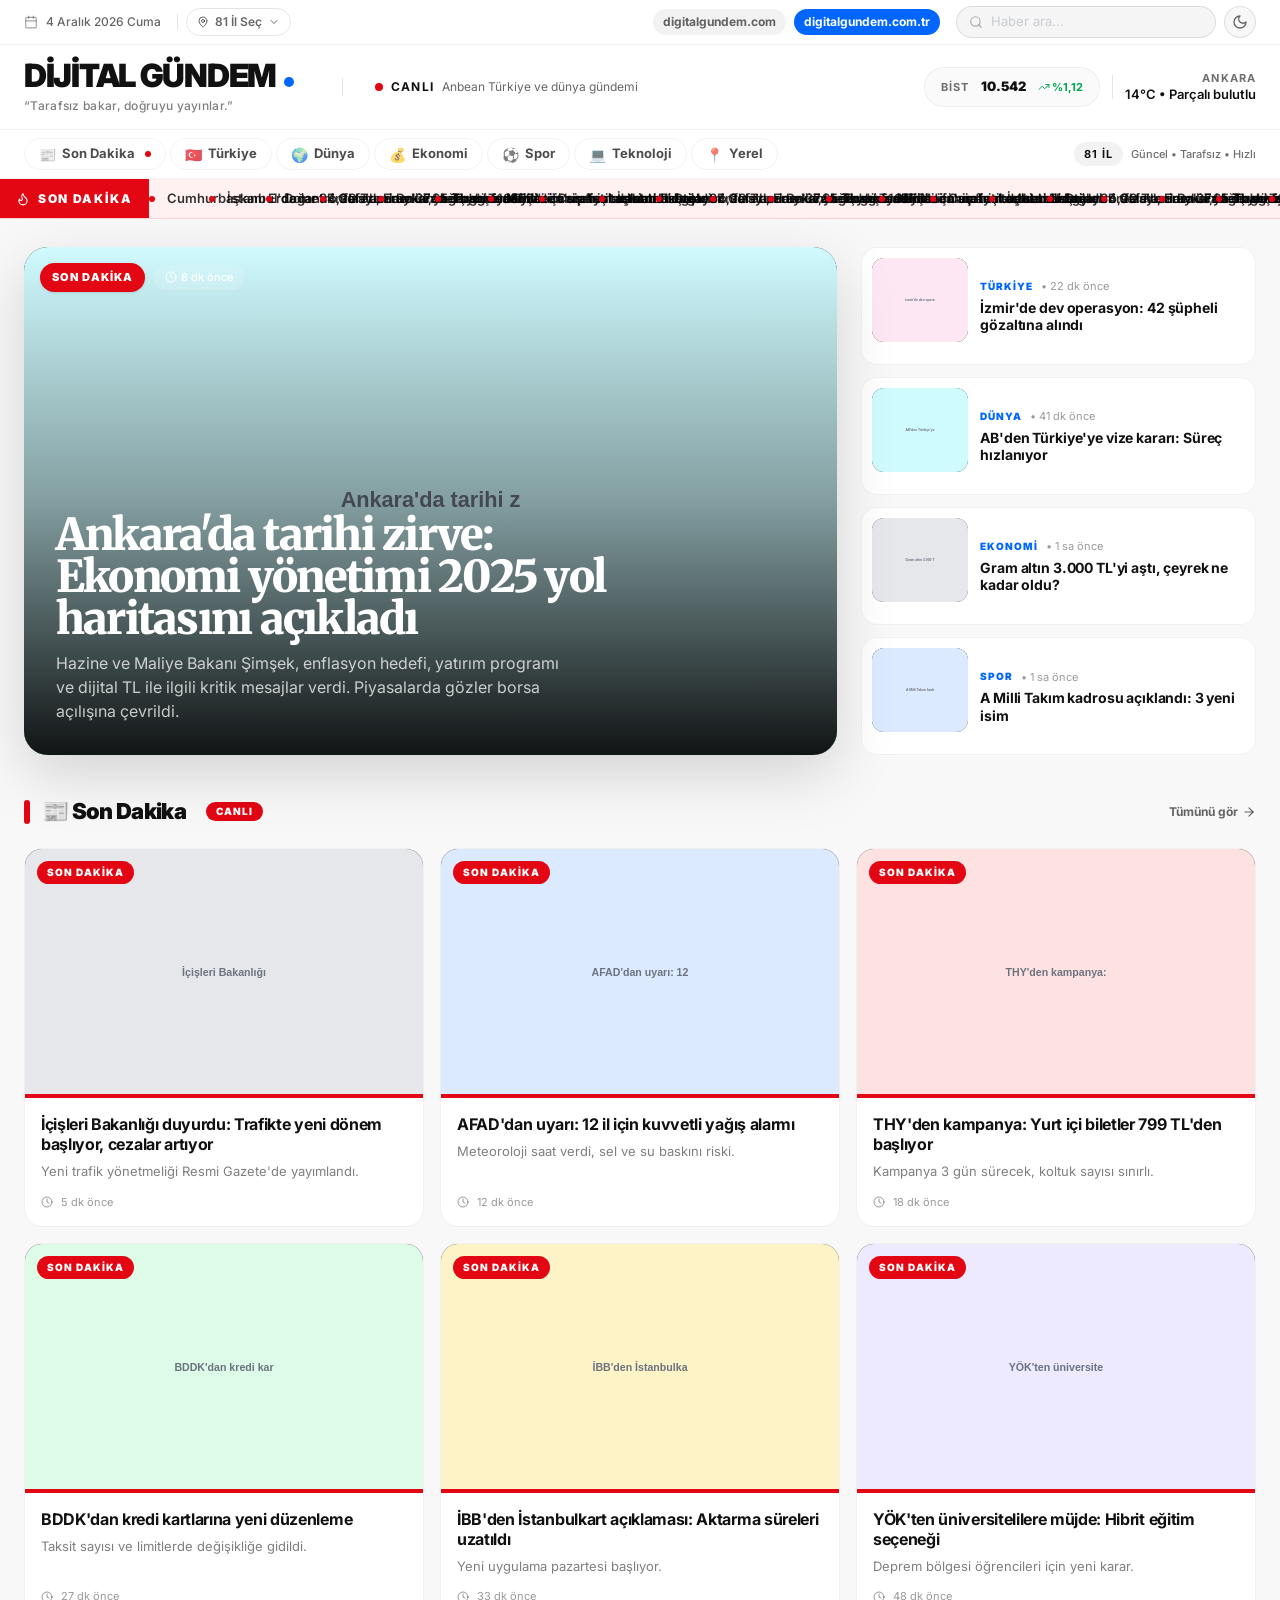
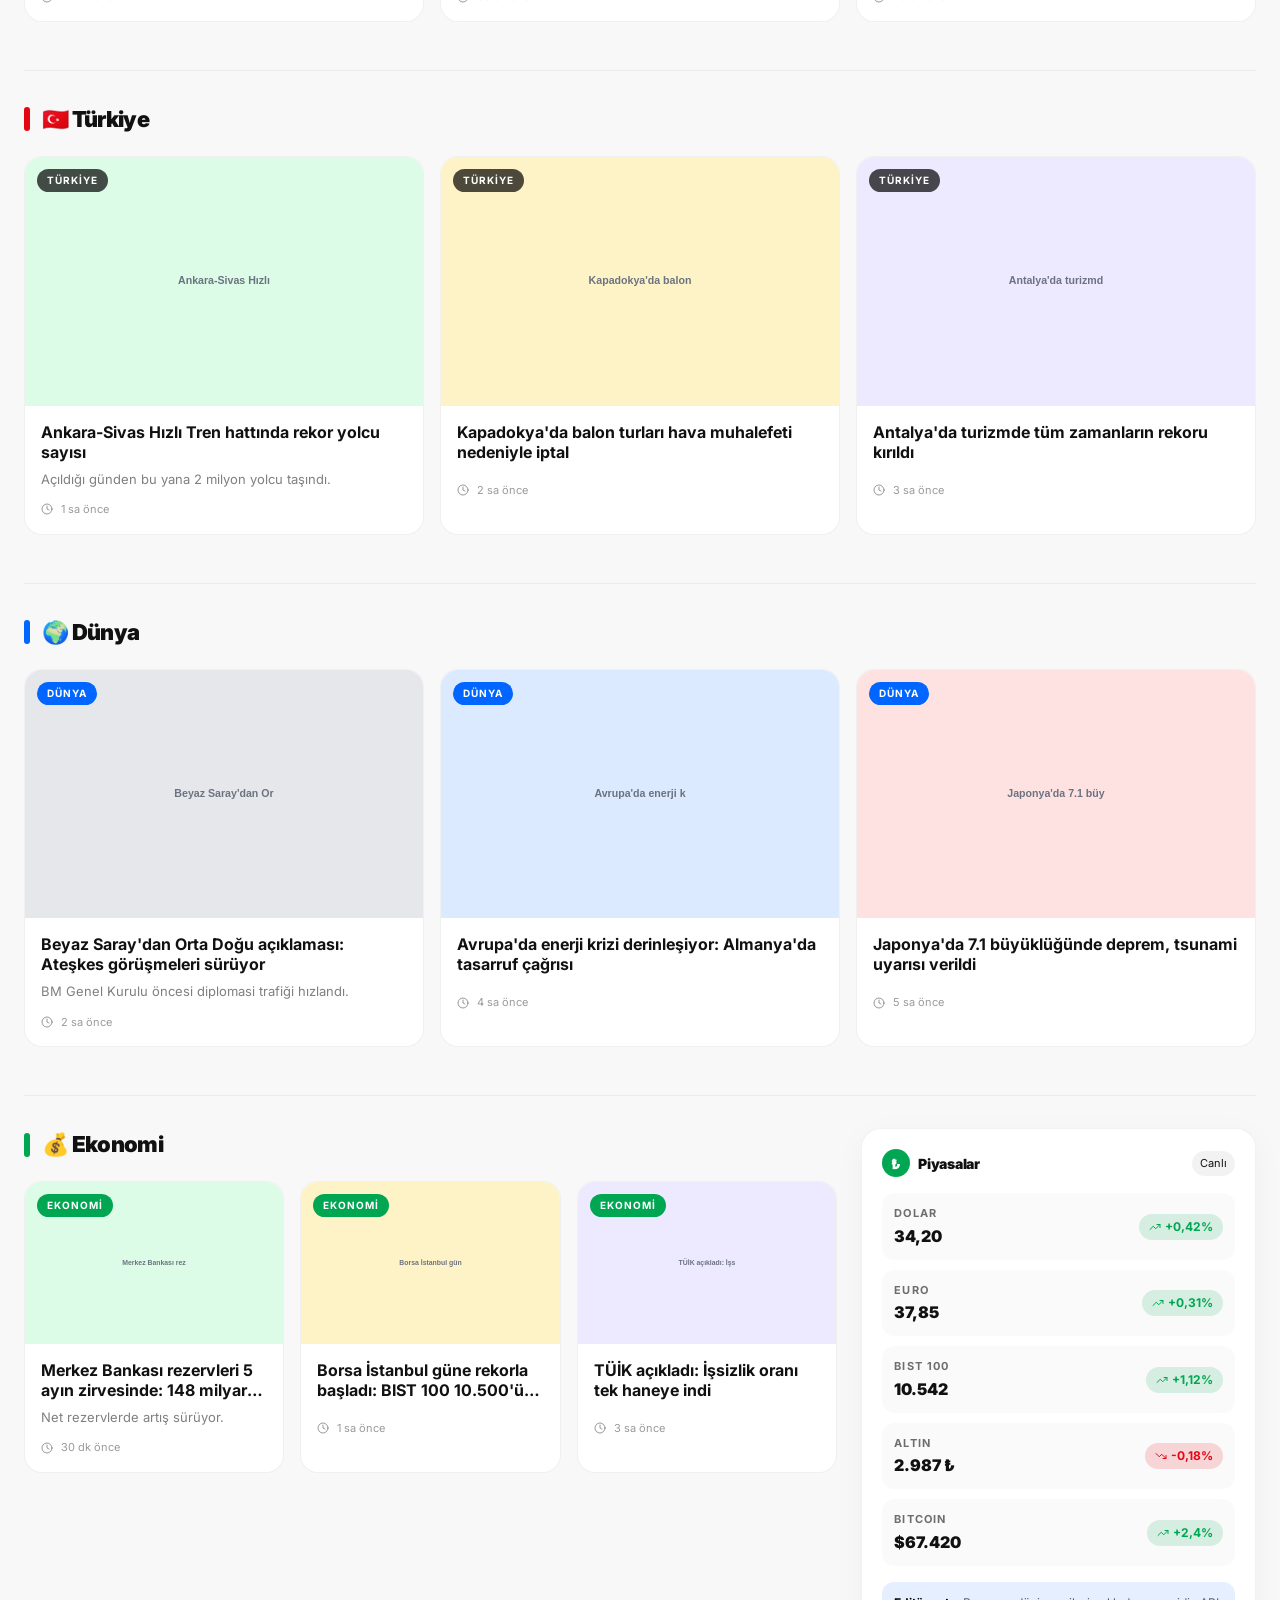
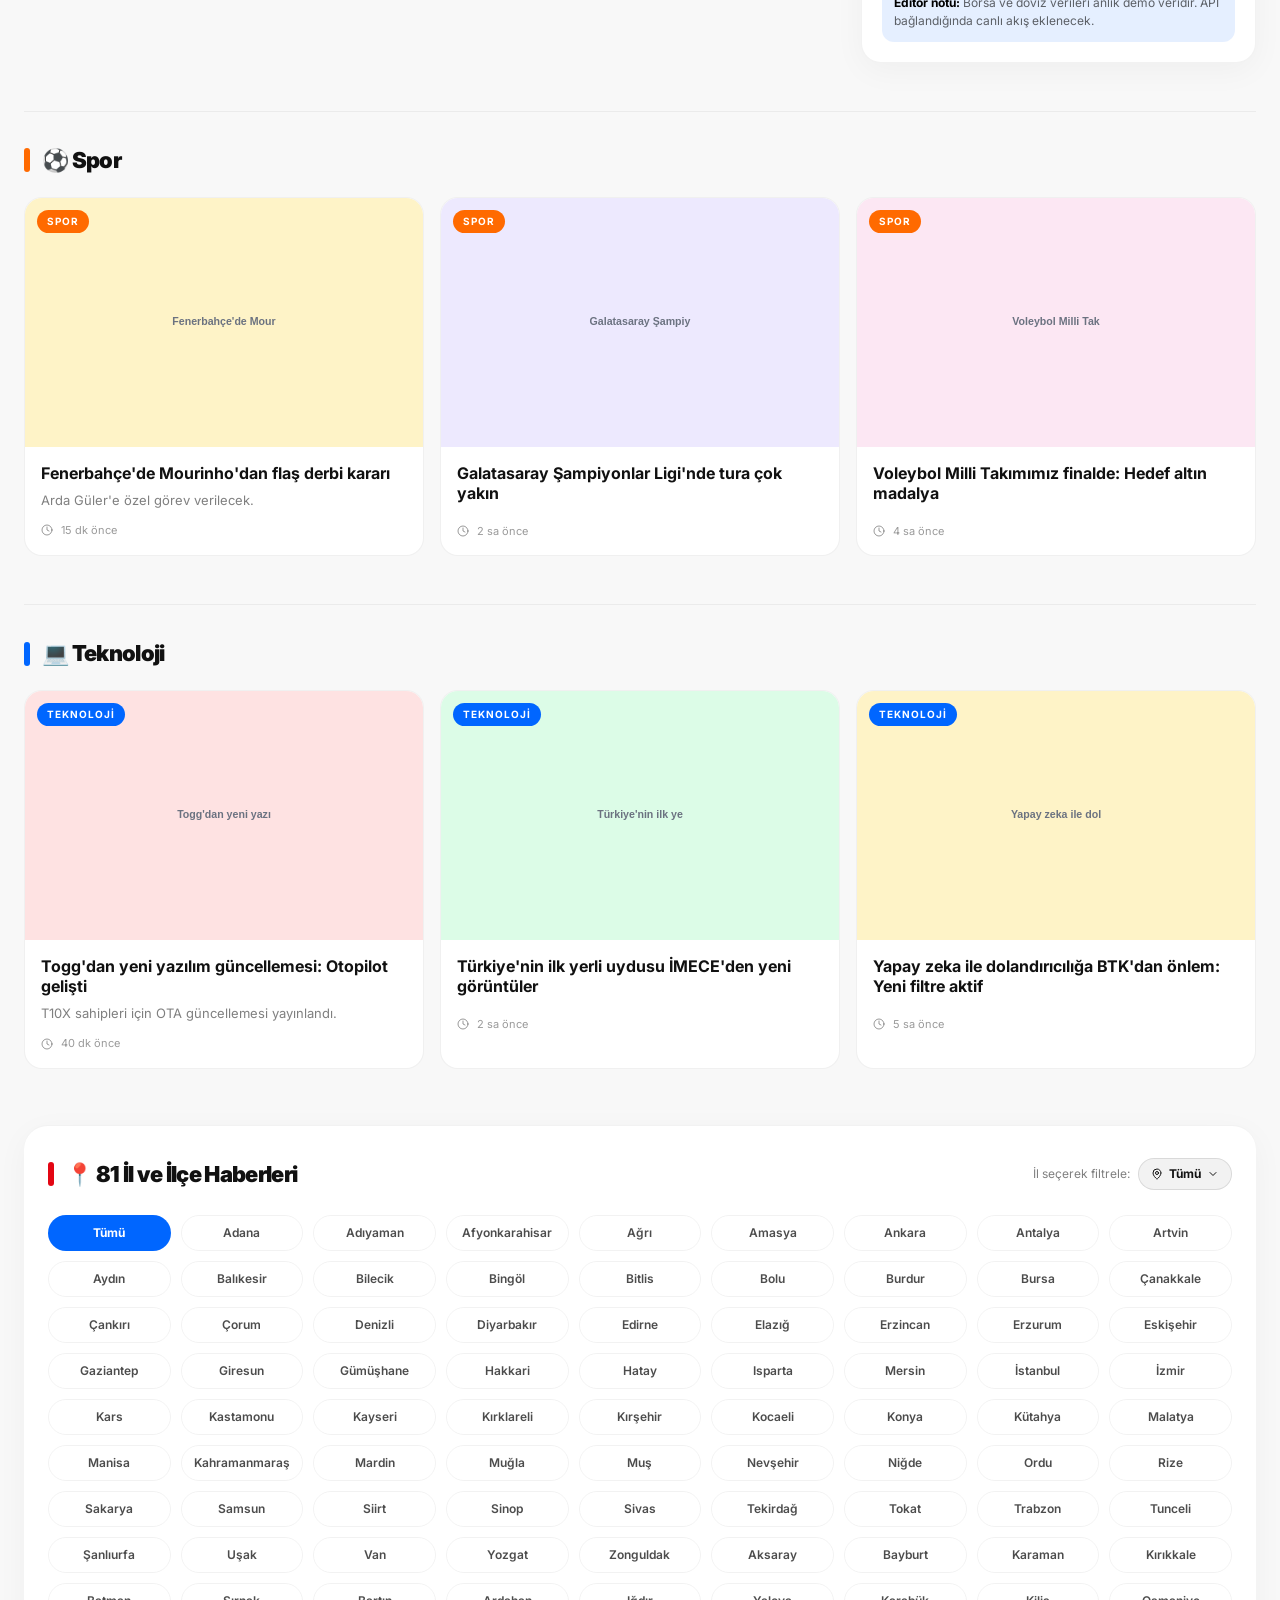
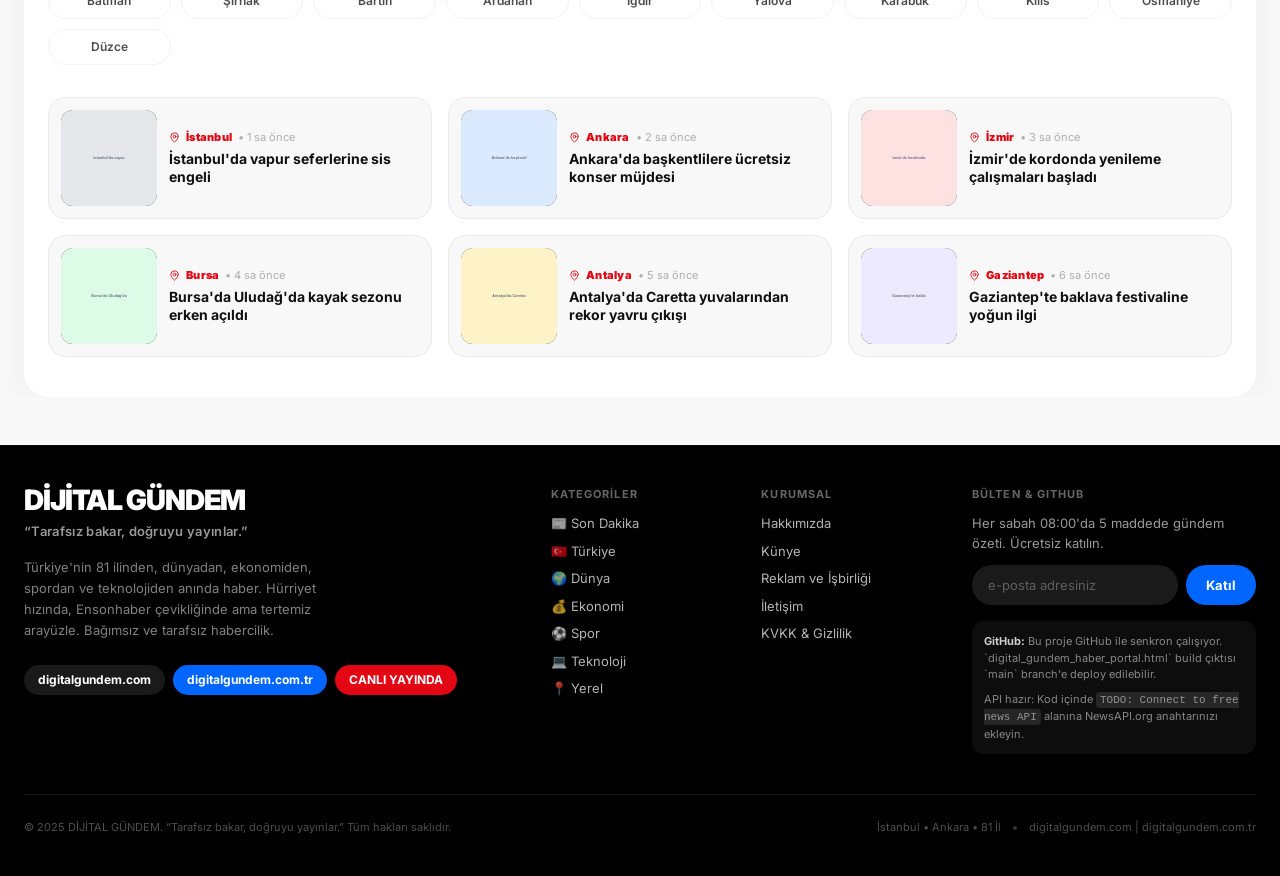
<file: İndex.html.html>
<!DOCTYPE html>
<html lang="en">
<head>
  <meta charset="UTF-8">
  <meta name="viewport" content="width=device-width, initial-scale=1">
  <title>React Artifact</title>
  <style>*,:after,:before{--tw-border-spacing-x:0;--tw-border-spacing-y:0;--tw-translate-x:0;--tw-translate-y:0;--tw-rotate:0;--tw-skew-x:0;--tw-skew-y:0;--tw-scale-x:1;--tw-scale-y:1;--tw-pan-x: ;--tw-pan-y: ;--tw-pinch-zoom: ;--tw-scroll-snap-strictness:proximity;--tw-gradient-from-position: ;--tw-gradient-via-position: ;--tw-gradient-to-position: ;--tw-ordinal: ;--tw-slashed-zero: ;--tw-numeric-figure: ;--tw-numeric-spacing: ;--tw-numeric-fraction: ;--tw-ring-inset: ;--tw-ring-offset-width:0px;--tw-ring-offset-color:#fff;--tw-ring-color:rgba(59,130,246,.5);--tw-ring-offset-shadow:0 0 #0000;--tw-ring-shadow:0 0 #0000;--tw-shadow:0 0 #0000;--tw-shadow-colored:0 0 #0000;--tw-blur: ;--tw-brightness: ;--tw-contrast: ;--tw-grayscale: ;--tw-hue-rotate: ;--tw-invert: ;--tw-saturate: ;--tw-sepia: ;--tw-drop-shadow: ;--tw-backdrop-blur: ;--tw-backdrop-brightness: ;--tw-backdrop-contrast: ;--tw-backdrop-grayscale: ;--tw-backdrop-hue-rotate: ;--tw-backdrop-invert: ;--tw-backdrop-opacity: ;--tw-backdrop-saturate: ;--tw-backdrop-sepia: ;--tw-contain-size: ;--tw-contain-layout: ;--tw-contain-paint: ;--tw-contain-style: }::backdrop{--tw-border-spacing-x:0;--tw-border-spacing-y:0;--tw-translate-x:0;--tw-translate-y:0;--tw-rotate:0;--tw-skew-x:0;--tw-skew-y:0;--tw-scale-x:1;--tw-scale-y:1;--tw-pan-x: ;--tw-pan-y: ;--tw-pinch-zoom: ;--tw-scroll-snap-strictness:proximity;--tw-gradient-from-position: ;--tw-gradient-via-position: ;--tw-gradient-to-position: ;--tw-ordinal: ;--tw-slashed-zero: ;--tw-numeric-figure: ;--tw-numeric-spacing: ;--tw-numeric-fraction: ;--tw-ring-inset: ;--tw-ring-offset-width:0px;--tw-ring-offset-color:#fff;--tw-ring-color:rgba(59,130,246,.5);--tw-ring-offset-shadow:0 0 #0000;--tw-ring-shadow:0 0 #0000;--tw-shadow:0 0 #0000;--tw-shadow-colored:0 0 #0000;--tw-blur: ;--tw-brightness: ;--tw-contrast: ;--tw-grayscale: ;--tw-hue-rotate: ;--tw-invert: ;--tw-saturate: ;--tw-sepia: ;--tw-drop-shadow: ;--tw-backdrop-blur: ;--tw-backdrop-brightness: ;--tw-backdrop-contrast: ;--tw-backdrop-grayscale: ;--tw-backdrop-hue-rotate: ;--tw-backdrop-invert: ;--tw-backdrop-opacity: ;--tw-backdrop-saturate: ;--tw-backdrop-sepia: ;--tw-contain-size: ;--tw-contain-layout: ;--tw-contain-paint: ;--tw-contain-style: }/*! tailwindcss v3.4.18 | MIT License | https://tailwindcss.com*/*,:after,:before{box-sizing:border-box;border:0 solid #e5e7eb}:after,:before{--tw-content:""}:host,html{line-height:1.5;-webkit-text-size-adjust:100%;-moz-tab-size:4;-o-tab-size:4;tab-size:4;font-family:ui-sans-serif,system-ui,sans-serif,Apple Color Emoji,Segoe UI Emoji,Segoe UI Symbol,Noto Color Emoji;font-feature-settings:normal;font-variation-settings:normal;-webkit-tap-highlight-color:transparent}body{line-height:inherit}hr{height:0;color:inherit;border-top-width:1px}abbr:where([title]){-webkit-text-decoration:underline dotted;text-decoration:underline dotted}h1,h2,h3,h4,h5,h6{font-size:inherit;font-weight:inherit}a{color:inherit;text-decoration:inherit}b,strong{font-weight:bolder}code,kbd,pre,samp{font-family:ui-monospace,SFMono-Regular,Menlo,Monaco,Consolas,Liberation Mono,Courier New,monospace;font-feature-settings:normal;font-variation-settings:normal;font-size:1em}small{font-size:80%}sub,sup{font-size:75%;line-height:0;position:relative;vertical-align:baseline}sub{bottom:-.25em}sup{top:-.5em}table{text-indent:0;border-color:inherit;border-collapse:collapse}button,input,optgroup,select,textarea{font-family:inherit;font-feature-settings:inherit;font-variation-settings:inherit;font-size:100%;font-weight:inherit;line-height:inherit;letter-spacing:inherit;color:inherit;margin:0;padding:0}button,select{text-transform:none}button,input:where([type=button]),input:where([type=reset]),input:where([type=submit]){-webkit-appearance:button;background-color:transparent;background-image:none}:-moz-focusring{outline:auto}:-moz-ui-invalid{box-shadow:none}progress{vertical-align:baseline}::-webkit-inner-spin-button,::-webkit-outer-spin-button{height:auto}[type=search]{-webkit-appearance:textfield;outline-offset:-2px}::-webkit-search-decoration{-webkit-appearance:none}::-webkit-file-upload-button{-webkit-appearance:button;font:inherit}summary{display:list-item}blockquote,dd,dl,figure,h1,h2,h3,h4,h5,h6,hr,p,pre{margin:0}fieldset{margin:0}fieldset,legend{padding:0}menu,ol,ul{list-style:none;margin:0;padding:0}dialog{padding:0}textarea{resize:vertical}input::-moz-placeholder,textarea::-moz-placeholder{opacity:1;color:#9ca3af}input::placeholder,textarea::placeholder{opacity:1;color:#9ca3af}[role=button],button{cursor:pointer}:disabled{cursor:default}audio,canvas,embed,iframe,img,object,svg,video{display:block;vertical-align:middle}img,video{max-width:100%;height:auto}[hidden]:where(:not([hidden=until-found])){display:none}.absolute{position:absolute}.relative{position:relative}.sticky{position:sticky}.inset-0{inset:0}.bottom-0{bottom:0}.left-0{left:0}.left-3{left:.75rem}.left-4{left:1rem}.right-0{right:0}.top-0{top:0}.top-3{top:.75rem}.top-4{top:1rem}.top-\[36px\]{top:36px}.z-30{z-index:30}.z-40{z-index:40}.z-50{z-index:50}.col-span-3{grid-column:span 3/span 3}.col-span-full{grid-column:1/-1}.mx-auto{margin-left:auto;margin-right:auto}.mb-1{margin-bottom:.25rem}.mb-1\.5{margin-bottom:.375rem}.mb-3{margin-bottom:.75rem}.mb-4{margin-bottom:1rem}.mb-5{margin-bottom:1.25rem}.mb-6{margin-bottom:1.5rem}.mb-8{margin-bottom:2rem}.ml-1{margin-left:.25rem}.ml-2{margin-left:.5rem}.ml-8{margin-left:2rem}.mr-1{margin-right:.25rem}.mr-2{margin-right:.5rem}.mt-0\.5{margin-top:.125rem}.mt-1{margin-top:.25rem}.mt-10{margin-top:2.5rem}.mt-12{margin-top:3rem}.mt-2{margin-top:.5rem}.mt-3{margin-top:.75rem}.mt-4{margin-top:1rem}.mt-6{margin-top:1.5rem}.mt-8{margin-top:2rem}.mt-auto{margin-top:auto}.line-clamp-2{-webkit-line-clamp:2}.line-clamp-2,.line-clamp-3{overflow:hidden;display:-webkit-box;-webkit-box-orient:vertical}.line-clamp-3{-webkit-line-clamp:3}.block{display:block}.inline-block{display:inline-block}.flex{display:flex}.grid{display:grid}.hidden{display:none}.aspect-\[16\/10\]{aspect-ratio:16/10}.aspect-\[16\/11\]{aspect-ratio:16/11}.h-1{height:.25rem}.h-1\.5{height:.375rem}.h-10{height:2.5rem}.h-2{height:.5rem}.h-2\.5{height:.625rem}.h-4{height:1rem}.h-6{height:1.5rem}.h-7{height:1.75rem}.h-8{height:2rem}.h-\[40px\]{height:40px}.h-\[44px\]{height:44px}.h-\[48px\]{height:48px}.h-\[72px\]{height:72px}.h-\[88px\]{height:88px}.h-\[96px\]{height:96px}.h-full{height:100%}.max-h-\[380px\]{max-height:380px}.min-h-screen{min-height:100vh}.w-1{width:.25rem}.w-1\.5{width:.375rem}.w-2{width:.5rem}.w-2\.5{width:.625rem}.w-6{width:1.5rem}.w-7{width:1.75rem}.w-8{width:2rem}.w-\[220px\]{width:220px}.w-\[320px\]{width:320px}.w-\[88px\]{width:88px}.w-\[96px\]{width:96px}.w-full{width:100%}.w-px{width:1px}.min-w-0{min-width:0}.max-w-\[100vw\]{max-width:100vw}.max-w-\[1320px\]{max-width:1320px}.max-w-\[20ch\]{max-width:20ch}.max-w-\[40ch\]{max-width:40ch}.max-w-\[52ch\]{max-width:52ch}.max-w-full{max-width:100%}.flex-1{flex:1 1 0%}.shrink-0{flex-shrink:0}.rotate-180{--tw-rotate:180deg;transform:translate(var(--tw-translate-x),var(--tw-translate-y)) rotate(var(--tw-rotate)) skewX(var(--tw-skew-x)) skewY(var(--tw-skew-y)) scaleX(var(--tw-scale-x)) scaleY(var(--tw-scale-y))}@keyframes pulse{50%{opacity:.5}}.animate-pulse{animation:pulse 2s cubic-bezier(.4,0,.6,1) infinite}.cursor-pointer{cursor:pointer}.grid-cols-2{grid-template-columns:repeat(2,minmax(0,1fr))}.grid-cols-3{grid-template-columns:repeat(3,minmax(0,1fr))}.flex-col{flex-direction:column}.flex-wrap{flex-wrap:wrap}.place-items-center{place-items:center}.items-center{align-items:center}.items-baseline{align-items:baseline}.justify-center{justify-content:center}.justify-between{justify-content:space-between}.gap-0\.5{gap:.125rem}.gap-1{gap:.25rem}.gap-1\.5{gap:.375rem}.gap-10{gap:2.5rem}.gap-2{gap:.5rem}.gap-2\.5{gap:.625rem}.gap-3{gap:.75rem}.gap-4{gap:1rem}.gap-5{gap:1.25rem}.gap-6{gap:1.5rem}.gap-8{gap:2rem}.space-y-2>:not([hidden])~:not([hidden]){--tw-space-y-reverse:0;margin-top:calc(.5rem*(1 - var(--tw-space-y-reverse)));margin-bottom:calc(.5rem*var(--tw-space-y-reverse))}.space-y-2\.5>:not([hidden])~:not([hidden]){--tw-space-y-reverse:0;margin-top:calc(.625rem*(1 - var(--tw-space-y-reverse)));margin-bottom:calc(.625rem*var(--tw-space-y-reverse))}.space-y-3>:not([hidden])~:not([hidden]){--tw-space-y-reverse:0;margin-top:calc(.75rem*(1 - var(--tw-space-y-reverse)));margin-bottom:calc(.75rem*var(--tw-space-y-reverse))}.overflow-auto{overflow:auto}.overflow-hidden{overflow:hidden}.overflow-x-auto{overflow-x:auto}.overflow-x-hidden{overflow-x:hidden}.truncate{overflow:hidden;text-overflow:ellipsis}.truncate,.whitespace-nowrap{white-space:nowrap}.rounded{border-radius:.25rem}.rounded-\[10px\]{border-radius:10px}.rounded-\[12px\]{border-radius:12px}.rounded-\[14px\]{border-radius:14px}.rounded-\[16px\]{border-radius:16px}.rounded-\[18px\]{border-radius:18px}.rounded-\[20px\]{border-radius:20px}.rounded-\[24px\]{border-radius:24px}.rounded-\[8px\]{border-radius:8px}.rounded-full{border-radius:9999px}.border{border-width:1px}.border-b{border-bottom-width:1px}.border-l{border-left-width:1px}.border-t{border-top-width:1px}.border-dashed{border-style:dashed}.border-\[\#E30613\]\/15{border-color:rgba(227,6,19,.15)}.border-\[\#E30613\]\/20{border-color:rgba(227,6,19,.2)}.border-black\/10{border-color:rgba(0,0,0,.1)}.border-black\/5{border-color:rgba(0,0,0,.05)}.border-black\/\[0\.06\]{border-color:rgba(0,0,0,.06)}.border-transparent{border-color:transparent}.border-white\/10{border-color:hsla(0,0%,100%,.1)}.border-white\/15{border-color:hsla(0,0%,100%,.15)}.border-white\/5{border-color:hsla(0,0%,100%,.05)}.border-white\/\[0\.06\]{border-color:hsla(0,0%,100%,.06)}.bg-\[\#0066FF\]{--tw-bg-opacity:1;background-color:rgb(0 102 255/var(--tw-bg-opacity,1))}.bg-\[\#0066FF\]\/10{background-color:rgba(0,102,255,.1)}.bg-\[\#0066FF\]\/15{background-color:rgba(0,102,255,.15)}.bg-\[\#00A651\]{--tw-bg-opacity:1;background-color:rgb(0 166 81/var(--tw-bg-opacity,1))}.bg-\[\#00A651\]\/15{background-color:rgba(0,166,81,.15)}.bg-\[\#0a0a0a\]{--tw-bg-opacity:1;background-color:rgb(10 10 10/var(--tw-bg-opacity,1))}.bg-\[\#0a0a0a\]\/90{background-color:hsla(0,0%,4%,.9)}.bg-\[\#111\]{--tw-bg-opacity:1;background-color:rgb(17 17 17/var(--tw-bg-opacity,1))}.bg-\[\#121212\]{--tw-bg-opacity:1;background-color:rgb(18 18 18/var(--tw-bg-opacity,1))}.bg-\[\#141414\]{--tw-bg-opacity:1;background-color:rgb(20 20 20/var(--tw-bg-opacity,1))}.bg-\[\#1a1a1a\]{--tw-bg-opacity:1;background-color:rgb(26 26 26/var(--tw-bg-opacity,1))}.bg-\[\#E30613\]{--tw-bg-opacity:1;background-color:rgb(227 6 19/var(--tw-bg-opacity,1))}.bg-\[\#E30613\]\/10{background-color:rgba(227,6,19,.1)}.bg-\[\#E30613\]\/15{background-color:rgba(227,6,19,.15)}.bg-\[\#FF6A00\]{--tw-bg-opacity:1;background-color:rgb(255 106 0/var(--tw-bg-opacity,1))}.bg-\[\#f8f8f8\]{--tw-bg-opacity:1;background-color:rgb(248 248 248/var(--tw-bg-opacity,1))}.bg-\[\#fff1f1\]{--tw-bg-opacity:1;background-color:rgb(255 241 241/var(--tw-bg-opacity,1))}.bg-black{--tw-bg-opacity:1;background-color:rgb(0 0 0/var(--tw-bg-opacity,1))}.bg-black\/10{background-color:rgba(0,0,0,.1)}.bg-black\/5{background-color:rgba(0,0,0,.05)}.bg-black\/70{background-color:rgba(0,0,0,.7)}.bg-black\/\[0\.02\]{background-color:rgba(0,0,0,.02)}.bg-black\/\[0\.03\]{background-color:rgba(0,0,0,.03)}.bg-black\/\[0\.04\]{background-color:rgba(0,0,0,.04)}.bg-neutral-800{--tw-bg-opacity:1;background-color:rgb(38 38 38/var(--tw-bg-opacity,1))}.bg-neutral-900{--tw-bg-opacity:1;background-color:rgb(23 23 23/var(--tw-bg-opacity,1))}.bg-transparent{background-color:transparent}.bg-white{--tw-bg-opacity:1;background-color:rgb(255 255 255/var(--tw-bg-opacity,1))}.bg-white\/10{background-color:hsla(0,0%,100%,.1)}.bg-white\/15{background-color:hsla(0,0%,100%,.15)}.bg-white\/20{background-color:hsla(0,0%,100%,.2)}.bg-white\/5{background-color:hsla(0,0%,100%,.05)}.bg-white\/90{background-color:hsla(0,0%,100%,.9)}.bg-white\/\[0\.02\]{background-color:hsla(0,0%,100%,.02)}.bg-white\/\[0\.03\]{background-color:hsla(0,0%,100%,.03)}.bg-gradient-to-t{background-image:linear-gradient(to top,var(--tw-gradient-stops))}.from-black{--tw-gradient-from:#000 var(--tw-gradient-from-position);--tw-gradient-to:transparent var(--tw-gradient-to-position);--tw-gradient-stops:var(--tw-gradient-from),var(--tw-gradient-to)}.via-black\/40{--tw-gradient-to:transparent var(--tw-gradient-to-position);--tw-gradient-stops:var(--tw-gradient-from),rgba(0,0,0,.4) var(--tw-gradient-via-position),var(--tw-gradient-to)}.to-transparent{--tw-gradient-to:transparent var(--tw-gradient-to-position)}.object-cover{-o-object-fit:cover;object-fit:cover}.p-2\.5{padding:.625rem}.p-3{padding:.75rem}.p-4{padding:1rem}.p-5{padding:1.25rem}.p-6{padding:1.5rem}.px-1{padding-left:.25rem;padding-right:.25rem}.px-2{padding-left:.5rem;padding-right:.5rem}.px-2\.5{padding-left:.625rem;padding-right:.625rem}.px-3{padding-left:.75rem;padding-right:.75rem}.px-3\.5{padding-left:.875rem;padding-right:.875rem}.px-4{padding-left:1rem;padding-right:1rem}.px-5{padding-left:1.25rem;padding-right:1.25rem}.py-0\.5{padding-top:.125rem;padding-bottom:.125rem}.py-1{padding-top:.25rem;padding-bottom:.25rem}.py-1\.5{padding-top:.375rem;padding-bottom:.375rem}.py-10{padding-top:2.5rem;padding-bottom:2.5rem}.py-2{padding-top:.5rem;padding-bottom:.5rem}.py-2\.5{padding-top:.625rem;padding-bottom:.625rem}.py-3{padding-top:.75rem;padding-bottom:.75rem}.pb-10{padding-bottom:2.5rem}.pb-12{padding-bottom:3rem}.pl-3{padding-left:.75rem}.pl-8{padding-left:2rem}.pr-1{padding-right:.25rem}.pt-2{padding-top:.5rem}.pt-3{padding-top:.75rem}.pt-5{padding-top:1.25rem}.pt-6{padding-top:1.5rem}.pt-8{padding-top:2rem}.text-left{text-align:left}.text-center{text-align:center}.text-right{text-align:right}.text-\[10px\]{font-size:10px}.text-\[11px\]{font-size:11px}.text-\[12px\]{font-size:12px}.text-\[13px\]{font-size:13px}.text-\[14px\]{font-size:14px}.text-\[16px\]{font-size:16px}.text-\[20px\]{font-size:20px}.text-\[24px\]{font-size:24px}.text-\[26px\]{font-size:26px}.text-\[28px\]{font-size:28px}.font-black{font-weight:900}.font-bold{font-weight:700}.font-medium{font-weight:500}.font-semibold{font-weight:600}.capitalize{text-transform:capitalize}.leading-\[0\.95\]{line-height:.95}.leading-\[1\.25\]{line-height:1.25}.leading-\[1\.3\]{line-height:1.3}.leading-\[1\.5\]{line-height:1.5}.leading-\[1\.6\]{line-height:1.6}.leading-none{line-height:1}.tracking-\[-0\.01em\]{letter-spacing:-.01em}.tracking-\[-0\.02em\]{letter-spacing:-.02em}.tracking-\[-0\.03em\]{letter-spacing:-.03em}.tracking-\[-0\.04em\]{letter-spacing:-.04em}.tracking-\[0\.14em\]{letter-spacing:.14em}.tracking-wide{letter-spacing:.025em}.tracking-widest{letter-spacing:.1em}.text-\[\#00A651\]{--tw-text-opacity:1;color:rgb(0 166 81/var(--tw-text-opacity,1))}.text-\[\#111\]{--tw-text-opacity:1;color:rgb(17 17 17/var(--tw-text-opacity,1))}.text-\[\#E30613\]{--tw-text-opacity:1;color:rgb(227 6 19/var(--tw-text-opacity,1))}.text-black{--tw-text-opacity:1;color:rgb(0 0 0/var(--tw-text-opacity,1))}.text-black\/30{color:rgba(0,0,0,.3)}.text-black\/40{color:rgba(0,0,0,.4)}.text-black\/50{color:rgba(0,0,0,.5)}.text-black\/60{color:rgba(0,0,0,.6)}.text-black\/70{color:rgba(0,0,0,.7)}.text-black\/80{color:rgba(0,0,0,.8)}.text-white{--tw-text-opacity:1;color:rgb(255 255 255/var(--tw-text-opacity,1))}.text-white\/30{color:hsla(0,0%,100%,.3)}.text-white\/40{color:hsla(0,0%,100%,.4)}.text-white\/50{color:hsla(0,0%,100%,.5)}.text-white\/60{color:hsla(0,0%,100%,.6)}.text-white\/70{color:hsla(0,0%,100%,.7)}.text-white\/75{color:hsla(0,0%,100%,.75)}.text-white\/80{color:hsla(0,0%,100%,.8)}.text-white\/90{color:hsla(0,0%,100%,.9)}.decoration-white\/20{text-decoration-color:hsla(0,0%,100%,.2)}.underline-offset-\[6px\]{text-underline-offset:6px}.antialiased{-webkit-font-smoothing:antialiased;-moz-osx-font-smoothing:grayscale}.opacity-50{opacity:.5}.opacity-60{opacity:.6}.opacity-\[0\.92\]{opacity:.92}.shadow{--tw-shadow:0 1px 3px 0 rgba(0,0,0,.1),0 1px 2px -1px rgba(0,0,0,.1);--tw-shadow-colored:0 1px 3px 0 var(--tw-shadow-color),0 1px 2px -1px var(--tw-shadow-color)}.shadow,.shadow-\[0_16px_48px_rgba\(0\2c 0\2c 0\2c 0\.18\)\]{box-shadow:var(--tw-ring-offset-shadow,0 0 #0000),var(--tw-ring-shadow,0 0 #0000),var(--tw-shadow)}.shadow-\[0_16px_48px_rgba\(0\2c 0\2c 0\2c 0\.18\)\]{--tw-shadow:0 16px 48px rgba(0,0,0,.18);--tw-shadow-colored:0 16px 48px var(--tw-shadow-color)}.shadow-\[0_20px_60px_rgba\(0\2c 0\2c 0\2c 0\.15\)\]{--tw-shadow:0 20px 60px rgba(0,0,0,.15);--tw-shadow-colored:0 20px 60px var(--tw-shadow-color);box-shadow:var(--tw-ring-offset-shadow,0 0 #0000),var(--tw-ring-shadow,0 0 #0000),var(--tw-shadow)}.shadow-\[0_8px_32px_rgba\(0\2c 0\2c 0\2c 0\.04\)\]{--tw-shadow:0 8px 32px rgba(0,0,0,.04);--tw-shadow-colored:0 8px 32px var(--tw-shadow-color);box-shadow:var(--tw-ring-offset-shadow,0 0 #0000),var(--tw-ring-shadow,0 0 #0000),var(--tw-shadow)}.outline-none{outline:2px solid transparent;outline-offset:2px}.filter{filter:var(--tw-blur) var(--tw-brightness) var(--tw-contrast) var(--tw-grayscale) var(--tw-hue-rotate) var(--tw-invert) var(--tw-saturate) var(--tw-sepia) var(--tw-drop-shadow)}.backdrop-blur{--tw-backdrop-blur:blur(8px)}.backdrop-blur,.backdrop-blur-\[16px\]{backdrop-filter:var(--tw-backdrop-blur) var(--tw-backdrop-brightness) var(--tw-backdrop-contrast) var(--tw-backdrop-grayscale) var(--tw-backdrop-hue-rotate) var(--tw-backdrop-invert) var(--tw-backdrop-opacity) var(--tw-backdrop-saturate) var(--tw-backdrop-sepia)}.backdrop-blur-\[16px\]{--tw-backdrop-blur:blur(16px)}.transition-all{transition-property:all;transition-timing-function:cubic-bezier(.4,0,.2,1);transition-duration:.15s}.transition-colors{transition-property:color,background-color,border-color,text-decoration-color,fill,stroke;transition-timing-function:cubic-bezier(.4,0,.2,1);transition-duration:.15s}.transition-transform{transition-property:transform;transition-timing-function:cubic-bezier(.4,0,.2,1);transition-duration:.15s}.duration-700{transition-duration:.7s}.duration-\[1\.4s\]{transition-duration:1.4s}.will-change-transform{will-change:transform}#root,body,html{min-height:100%}body{margin:0;font-family:Inter,ui-sans-serif,system-ui,-apple-system,BlinkMacSystemFont,Segoe UI,sans-serif}[role=button]:not([aria-disabled=true]),button:not(:disabled),label[for],select:not(:disabled),summary{cursor:pointer}.selection\:bg-\[\#0066FF\] ::-moz-selection{--tw-bg-opacity:1;background-color:rgb(0 102 255/var(--tw-bg-opacity,1))}.selection\:bg-\[\#0066FF\] ::selection{--tw-bg-opacity:1;background-color:rgb(0 102 255/var(--tw-bg-opacity,1))}.selection\:text-white ::-moz-selection{--tw-text-opacity:1;color:rgb(255 255 255/var(--tw-text-opacity,1))}.selection\:text-white ::selection{--tw-text-opacity:1;color:rgb(255 255 255/var(--tw-text-opacity,1))}.selection\:bg-\[\#0066FF\]::-moz-selection{--tw-bg-opacity:1;background-color:rgb(0 102 255/var(--tw-bg-opacity,1))}.selection\:bg-\[\#0066FF\]::selection{--tw-bg-opacity:1;background-color:rgb(0 102 255/var(--tw-bg-opacity,1))}.selection\:text-white::-moz-selection{--tw-text-opacity:1;color:rgb(255 255 255/var(--tw-text-opacity,1))}.selection\:text-white::selection{--tw-text-opacity:1;color:rgb(255 255 255/var(--tw-text-opacity,1))}.placeholder\:opacity-50::-moz-placeholder{opacity:.5}.placeholder\:opacity-50::placeholder{opacity:.5}.focus-within\:border-black\/20:focus-within{border-color:rgba(0,0,0,.2)}.focus-within\:border-white\/20:focus-within{border-color:hsla(0,0%,100%,.2)}.hover\:border-black\/10:hover{border-color:rgba(0,0,0,.1)}.hover\:border-white\/10:hover{border-color:hsla(0,0%,100%,.1)}.hover\:border-white\/15:hover{border-color:hsla(0,0%,100%,.15)}.hover\:border-white\/20:hover{border-color:hsla(0,0%,100%,.2)}.hover\:bg-\[\#0052cc\]:hover{--tw-bg-opacity:1;background-color:rgb(0 82 204/var(--tw-bg-opacity,1))}.hover\:bg-black\/10:hover{background-color:rgba(0,0,0,.1)}.hover\:bg-black\/5:hover{background-color:rgba(0,0,0,.05)}.hover\:bg-white\/10:hover{background-color:hsla(0,0%,100%,.1)}.hover\:bg-white\/5:hover{background-color:hsla(0,0%,100%,.05)}.hover\:bg-white\/\[0\.04\]:hover{background-color:hsla(0,0%,100%,.04)}.hover\:text-black:hover{--tw-text-opacity:1;color:rgb(0 0 0/var(--tw-text-opacity,1))}.hover\:text-white:hover{--tw-text-opacity:1;color:rgb(255 255 255/var(--tw-text-opacity,1))}.hover\:shadow-\[0_12px_32px_rgba\(0\2c 0\2c 0\2c 0\.06\)\]:hover{--tw-shadow:0 12px 32px rgba(0,0,0,.06);--tw-shadow-colored:0 12px 32px var(--tw-shadow-color);box-shadow:var(--tw-ring-offset-shadow,0 0 #0000),var(--tw-ring-shadow,0 0 #0000),var(--tw-shadow)}.hover\:shadow-\[0_8px_24px_rgba\(0\2c 0\2c 0\2c 0\.06\)\]:hover{--tw-shadow:0 8px 24px rgba(0,0,0,.06);--tw-shadow-colored:0 8px 24px var(--tw-shadow-color);box-shadow:var(--tw-ring-offset-shadow,0 0 #0000),var(--tw-ring-shadow,0 0 #0000),var(--tw-shadow)}.group:hover .group-hover\:scale-105{--tw-scale-x:1.05;--tw-scale-y:1.05}.group:hover .group-hover\:scale-105,.group:hover .group-hover\:scale-\[1\.04\]{transform:translate(var(--tw-translate-x),var(--tw-translate-y)) rotate(var(--tw-rotate)) skewX(var(--tw-skew-x)) skewY(var(--tw-skew-y)) scaleX(var(--tw-scale-x)) scaleY(var(--tw-scale-y))}.group:hover .group-hover\:scale-\[1\.04\]{--tw-scale-x:1.04;--tw-scale-y:1.04}.group:hover .group-hover\:text-\[\#0066FF\]{--tw-text-opacity:1;color:rgb(0 102 255/var(--tw-text-opacity,1))}.group:hover .group-hover\:text-\[\#00A651\]{--tw-text-opacity:1;color:rgb(0 166 81/var(--tw-text-opacity,1))}.group:hover .group-hover\:text-\[\#E30613\]{--tw-text-opacity:1;color:rgb(227 6 19/var(--tw-text-opacity,1))}.group:hover .group-hover\:text-\[\#FF6A00\]{--tw-text-opacity:1;color:rgb(255 106 0/var(--tw-text-opacity,1))}.group:hover .group-hover\:underline{text-decoration-line:underline}.dark\:border-white\/10:is(.dark *){border-color:hsla(0,0%,100%,.1)}.dark\:border-white\/5:is(.dark *){border-color:hsla(0,0%,100%,.05)}.dark\:bg-white\/10:is(.dark *){background-color:hsla(0,0%,100%,.1)}@media (min-width:640px){.sm\:inline{display:inline}.sm\:hidden{display:none}.sm\:grid-cols-2{grid-template-columns:repeat(2,minmax(0,1fr))}.sm\:grid-cols-4{grid-template-columns:repeat(4,minmax(0,1fr))}}@media (min-width:768px){.md\:col-span-2{grid-column:span 2/span 2}.md\:col-span-3{grid-column:span 3/span 3}.md\:col-span-4{grid-column:span 4/span 4}.md\:col-span-5{grid-column:span 5/span 5}.md\:block{display:block}.md\:flex{display:flex}.md\:inline-flex{display:inline-flex}.md\:hidden{display:none}.md\:aspect-\[16\/10\]{aspect-ratio:16/10}.md\:h-\[84px\]{height:84px}.md\:w-\[560px\]{width:560px}.md\:w-\[96px\]{width:96px}.md\:grid-cols-12{grid-template-columns:repeat(12,minmax(0,1fr))}.md\:grid-cols-3{grid-template-columns:repeat(3,minmax(0,1fr))}.md\:grid-cols-4{grid-template-columns:repeat(4,minmax(0,1fr))}.md\:grid-cols-6{grid-template-columns:repeat(6,minmax(0,1fr))}.md\:flex-row{flex-direction:row}.md\:items-center{align-items:center}.md\:rounded-\[24px\]{border-radius:24px}.md\:p-8{padding:2rem}.md\:px-3\.5{padding-left:.875rem;padding-right:.875rem}.md\:px-4{padding-left:1rem;padding-right:1rem}.md\:px-6{padding-left:1.5rem;padding-right:1.5rem}.md\:pt-7{padding-top:1.75rem}.md\:text-\[12px\]{font-size:12px}.md\:text-\[14px\]{font-size:14px}.md\:text-\[16px\]{font-size:16px}.md\:text-\[22px\]{font-size:22px}.md\:text-\[32px\]{font-size:32px}.md\:text-\[44px\]{font-size:44px}}@media (min-width:1024px){.lg\:col-span-4{grid-column:span 4/span 4}.lg\:col-span-8{grid-column:span 8/span 8}.lg\:block{display:block}.lg\:flex{display:flex}.lg\:w-\[260px\]{width:260px}.lg\:grid-cols-1{grid-template-columns:repeat(1,minmax(0,1fr))}.lg\:grid-cols-12{grid-template-columns:repeat(12,minmax(0,1fr))}.lg\:grid-cols-3{grid-template-columns:repeat(3,minmax(0,1fr))}.lg\:grid-cols-9{grid-template-columns:repeat(9,minmax(0,1fr))}.lg\:grid-rows-4{grid-template-rows:repeat(4,minmax(0,1fr))}.lg\:gap-6{gap:1.5rem}}@media (min-width:1280px){.xl\:flex{display:flex}}</style>
</head>
<body>
  <div id="root"></div>
  
  <script type="module">var kc=Object.create;var{getPrototypeOf:Ec,defineProperty:Gl,getOwnPropertyNames:Cc}=Object;var _c=Object.prototype.hasOwnProperty;var Ae=(e,t,n)=>{n=e!=null?kc(Ec(e)):{};let r=t||!e||!e.__esModule?Gl(n,"default",{value:e,enumerable:!0}):n;for(let l of Cc(e))if(!_c.call(r,l))Gl(r,l,{get:()=>e[l],enumerable:!0});return r};var _r=(e,t)=>()=>(t||e((t={exports:{}}).exports,t),t.exports);var zc=(e,t)=>{for(var n in t)Gl(e,n,{get:t[n],enumerable:!0,configurable:!0,set:(r)=>t[n]=()=>r})};var Pc=(e,t)=>()=>(e&&(t=e(e=0)),t);var St=_r((Wc)=>{var wn=Symbol.for("react.element"),Nc=Symbol.for("react.portal"),Tc=Symbol.for("react.fragment"),Lc=Symbol.for("react.strict_mode"),Rc=Symbol.for("react.profiler"),Fc=Symbol.for("react.provider"),Dc=Symbol.for("react.context"),Oc=Symbol.for("react.forward_ref"),Ic=Symbol.for("react.suspense"),Mc=Symbol.for("react.memo"),Uc=Symbol.for("react.lazy"),ki=Symbol.iterator;function Vc(e){if(e===null||typeof e!=="object")return null;return e=ki&&e[ki]||e["@@iterator"],typeof e==="function"?e:null}var _i={isMounted:function(){return!1},enqueueForceUpdate:function(){},enqueueReplaceState:function(){},enqueueSetState:function(){}},zi=Object.assign,Pi={};function At(e,t,n){this.props=e,this.context=t,this.refs=Pi,this.updater=n||_i}At.prototype.isReactComponent={};At.prototype.setState=function(e,t){if(typeof e!=="object"&&typeof e!=="function"&&e!=null)throw Error("setState(...): takes an object of state variables to update or a function which returns an object of state variables.");this.updater.enqueueSetState(this,e,t,"setState")};At.prototype.forceUpdate=function(e){this.updater.enqueueForceUpdate(this,e,"forceUpdate")};function Ni(){}Ni.prototype=At.prototype;function Jl(e,t,n){this.props=e,this.context=t,this.refs=Pi,this.updater=n||_i}var ql=Jl.prototype=new Ni;ql.constructor=Jl;zi(ql,At.prototype);ql.isPureReactComponent=!0;var Ei=Array.isArray,Ti=Object.prototype.hasOwnProperty,jl={current:null},Li={key:!0,ref:!0,__self:!0,__source:!0};function Ri(e,t,n){var r,l={},u=null,o=null;if(t!=null)for(r in t.ref!==void 0&&(o=t.ref),t.key!==void 0&&(u=""+t.key),t)Ti.call(t,r)&&!Li.hasOwnProperty(r)&&(l[r]=t[r]);var a=arguments.length-2;if(a===1)l.children=n;else if(1<a){for(var s=Array(a),d=0;d<a;d++)s[d]=arguments[d+2];l.children=s}if(e&&e.defaultProps)for(r in a=e.defaultProps,a)l[r]===void 0&&(l[r]=a[r]);return{$$typeof:wn,type:e,key:u,ref:o,props:l,_owner:jl.current}}function $c(e,t){return{$$typeof:wn,type:e.type,key:t,ref:e.ref,props:e.props,_owner:e._owner}}function bl(e){return typeof e==="object"&&e!==null&&e.$$typeof===wn}function Ac(e){var t={"=":"=0",":":"=2"};return"$"+e.replace(/[=:]/g,function(n){return t[n]})}var Ci=/\/+/g;function Zl(e,t){return typeof e==="object"&&e!==null&&e.key!=null?Ac(""+e.key):t.toString(36)}function Pr(e,t,n,r,l){var u=typeof e;if(u==="undefined"||u==="boolean")e=null;var o=!1;if(e===null)o=!0;else switch(u){case"string":case"number":o=!0;break;case"object":switch(e.$$typeof){case wn:case Nc:o=!0}}if(o)return o=e,l=l(o),e=r===""?"."+Zl(o,0):r,Ei(l)?(n="",e!=null&&(n=e.replace(Ci,"$&/")+"/"),Pr(l,t,n,"",function(d){return d})):l!=null&&(bl(l)&&(l=$c(l,n+(!l.key||o&&o.key===l.key?"":(""+l.key).replace(Ci,"$&/")+"/")+e)),t.push(l)),1;if(o=0,r=r===""?".":r+":",Ei(e))for(var a=0;a<e.length;a++){u=e[a];var s=r+Zl(u,a);o+=Pr(u,t,n,s,l)}else if(s=Vc(e),typeof s==="function")for(e=s.call(e),a=0;!(u=e.next()).done;)u=u.value,s=r+Zl(u,a++),o+=Pr(u,t,n,s,l);else if(u==="object")throw t=String(e),Error("Objects are not valid as a React child (found: "+(t==="[object Object]"?"object with keys {"+Object.keys(e).join(", ")+"}":t)+"). If you meant to render a collection of children, use an array instead.");return o}function zr(e,t,n){if(e==null)return e;var r=[],l=0;return Pr(e,r,"","",function(u){return t.call(n,u,l++)}),r}function Qc(e){if(e._status===-1){var t=e._result;t=t(),t.then(function(n){if(e._status===0||e._status===-1)e._status=1,e._result=n},function(n){if(e._status===0||e._status===-1)e._status=2,e._result=n}),e._status===-1&&(e._status=0,e._result=t)}if(e._status===1)return e._result.default;throw e._result}var le={current:null},Nr={transition:null},Hc={ReactCurrentDispatcher:le,ReactCurrentBatchConfig:Nr,ReactCurrentOwner:jl};function Fi(){throw Error("act(...) is not supported in production builds of React.")}Wc.Children={map:zr,forEach:function(e,t,n){zr(e,function(){t.apply(this,arguments)},n)},count:function(e){var t=0;return zr(e,function(){t++}),t},toArray:function(e){return zr(e,function(t){return t})||[]},only:function(e){if(!bl(e))throw Error("React.Children.only expected to receive a single React element child.");return e}};Wc.Component=At;Wc.Fragment=Tc;Wc.Profiler=Rc;Wc.PureComponent=Jl;Wc.StrictMode=Lc;Wc.Suspense=Ic;Wc.__SECRET_INTERNALS_DO_NOT_USE_OR_YOU_WILL_BE_FIRED=Hc;Wc.act=Fi;Wc.cloneElement=function(e,t,n){if(e===null||e===void 0)throw Error("React.cloneElement(...): The argument must be a React element, but you passed "+e+".");var r=zi({},e.props),l=e.key,u=e.ref,o=e._owner;if(t!=null){if(t.ref!==void 0&&(u=t.ref,o=jl.current),t.key!==void 0&&(l=""+t.key),e.type&&e.type.defaultProps)var a=e.type.defaultProps;for(s in t)Ti.call(t,s)&&!Li.hasOwnProperty(s)&&(r[s]=t[s]===void 0&&a!==void 0?a[s]:t[s])}var s=arguments.length-2;if(s===1)r.children=n;else if(1<s){a=Array(s);for(var d=0;d<s;d++)a[d]=arguments[d+2];r.children=a}return{$$typeof:wn,type:e.type,key:l,ref:u,props:r,_owner:o}};Wc.createContext=function(e){return e={$$typeof:Dc,_currentValue:e,_currentValue2:e,_threadCount:0,Provider:null,Consumer:null,_defaultValue:null,_globalName:null},e.Provider={$$typeof:Fc,_context:e},e.Consumer=e};Wc.createElement=Ri;Wc.createFactory=function(e){var t=Ri.bind(null,e);return t.type=e,t};Wc.createRef=function(){return{current:null}};Wc.forwardRef=function(e){return{$$typeof:Oc,render:e}};Wc.isValidElement=bl;Wc.lazy=function(e){return{$$typeof:Uc,_payload:{_status:-1,_result:e},_init:Qc}};Wc.memo=function(e,t){return{$$typeof:Mc,type:e,compare:t===void 0?null:t}};Wc.startTransition=function(e){var t=Nr.transition;Nr.transition={};try{e()}finally{Nr.transition=t}};Wc.unstable_act=Fi;Wc.useCallback=function(e,t){return le.current.useCallback(e,t)};Wc.useContext=function(e){return le.current.useContext(e)};Wc.useDebugValue=function(){};Wc.useDeferredValue=function(e){return le.current.useDeferredValue(e)};Wc.useEffect=function(e,t){return le.current.useEffect(e,t)};Wc.useId=function(){return le.current.useId()};Wc.useImperativeHandle=function(e,t,n){return le.current.useImperativeHandle(e,t,n)};Wc.useInsertionEffect=function(e,t){return le.current.useInsertionEffect(e,t)};Wc.useLayoutEffect=function(e,t){return le.current.useLayoutEffect(e,t)};Wc.useMemo=function(e,t){return le.current.useMemo(e,t)};Wc.useReducer=function(e,t,n){return le.current.useReducer(e,t,n)};Wc.useRef=function(e){return le.current.useRef(e)};Wc.useState=function(e){return le.current.useState(e)};Wc.useSyncExternalStore=function(e,t,n){return le.current.useSyncExternalStore(e,t,n)};Wc.useTransition=function(){return le.current.useTransition()};Wc.version="18.3.1"});var $i=_r((Pd)=>{function tu(e,t){var n=e.length;e.push(t);e:for(;0<n;){var r=n-1>>>1,l=e[r];if(0<Tr(l,t))e[r]=t,e[n]=l,n=r;else break e}}function _e(e){return e.length===0?null:e[0]}function Dr(e){if(e.length===0)return null;var t=e[0],n=e.pop();if(n!==t){e[0]=n;e:for(var r=0,l=e.length,u=l>>>1;r<u;){var o=2*(r+1)-1,a=e[o],s=o+1,d=e[s];if(0>Tr(a,n))s<l&&0>Tr(d,a)?(e[r]=d,e[s]=n,r=s):(e[r]=a,e[o]=n,r=o);else if(s<l&&0>Tr(d,n))e[r]=d,e[s]=n,r=s;else break e}}return t}function Tr(e,t){var n=e.sortIndex-t.sortIndex;return n!==0?n:e.id-t.id}if(typeof performance==="object"&&typeof performance.now==="function")nu=performance,Pd.unstable_now=function(){return nu.now()};else Lr=Date,ru=Lr.now(),Pd.unstable_now=function(){return Lr.now()-ru};var nu,Lr,ru,Oe=[],je=[],zd=1,ye=null,j=3,Or=!1,wt=!1,En=!1,Oi=typeof setTimeout==="function"?setTimeout:null,Ii=typeof clearTimeout==="function"?clearTimeout:null,Di=typeof setImmediate<"u"?setImmediate:null;typeof navigator<"u"&&navigator.scheduling!==void 0&&navigator.scheduling.isInputPending!==void 0&&navigator.scheduling.isInputPending.bind(navigator.scheduling);function lu(e){for(var t=_e(je);t!==null;){if(t.callback===null)Dr(je);else if(t.startTime<=e)Dr(je),t.sortIndex=t.expirationTime,tu(Oe,t);else break;t=_e(je)}}function ou(e){if(En=!1,lu(e),!wt)if(_e(Oe)!==null)wt=!0,au(iu);else{var t=_e(je);t!==null&&su(ou,t.startTime-e)}}function iu(e,t){wt=!1,En&&(En=!1,Ii(Cn),Cn=-1),Or=!0;var n=j;try{lu(t);for(ye=_e(Oe);ye!==null&&(!(ye.expirationTime>t)||e&&!Vi());){var r=ye.callback;if(typeof r==="function"){ye.callback=null,j=ye.priorityLevel;var l=r(ye.expirationTime<=t);t=Pd.unstable_now(),typeof l==="function"?ye.callback=l:ye===_e(Oe)&&Dr(Oe),lu(t)}else Dr(Oe);ye=_e(Oe)}if(ye!==null)var u=!0;else{var o=_e(je);o!==null&&su(ou,o.startTime-t),u=!1}return u}finally{ye=null,j=n,Or=!1}}var Ir=!1,Rr=null,Cn=-1,Mi=5,Ui=-1;function Vi(){return Pd.unstable_now()-Ui<Mi?!1:!0}function eu(){if(Rr!==null){var e=Pd.unstable_now();Ui=e;var t=!0;try{t=Rr(!0,e)}finally{t?kn():(Ir=!1,Rr=null)}}else Ir=!1}var kn;if(typeof Di==="function")kn=function(){Di(eu)};else if(typeof MessageChannel<"u")Fr=new MessageChannel,uu=Fr.port2,Fr.port1.onmessage=eu,kn=function(){uu.postMessage(null)};else kn=function(){Oi(eu,0)};var Fr,uu;function au(e){Rr=e,Ir||(Ir=!0,kn())}function su(e,t){Cn=Oi(function(){e(Pd.unstable_now())},t)}Pd.unstable_IdlePriority=5;Pd.unstable_ImmediatePriority=1;Pd.unstable_LowPriority=4;Pd.unstable_NormalPriority=3;Pd.unstable_Profiling=null;Pd.unstable_UserBlockingPriority=2;Pd.unstable_cancelCallback=function(e){e.callback=null};Pd.unstable_continueExecution=function(){wt||Or||(wt=!0,au(iu))};Pd.unstable_forceFrameRate=function(e){0>e||125<e?console.error("forceFrameRate takes a positive int between 0 and 125, forcing frame rates higher than 125 fps is not supported"):Mi=0<e?Math.floor(1000/e):5};Pd.unstable_getCurrentPriorityLevel=function(){return j};Pd.unstable_getFirstCallbackNode=function(){return _e(Oe)};Pd.unstable_next=function(e){switch(j){case 1:case 2:case 3:var t=3;break;default:t=j}var n=j;j=t;try{return e()}finally{j=n}};Pd.unstable_pauseExecution=function(){};Pd.unstable_requestPaint=function(){};Pd.unstable_runWithPriority=function(e,t){switch(e){case 1:case 2:case 3:case 4:case 5:break;default:e=3}var n=j;j=e;try{return t()}finally{j=n}};Pd.unstable_scheduleCallback=function(e,t,n){var r=Pd.unstable_now();switch(typeof n==="object"&&n!==null?(n=n.delay,n=typeof n==="number"&&0<n?r+n:r):n=r,e){case 1:var l=-1;break;case 2:l=250;break;case 5:l=1073741823;break;case 4:l=1e4;break;default:l=5000}return l=n+l,e={id:zd++,callback:t,priorityLevel:e,startTime:n,expirationTime:l,sortIndex:-1},n>r?(e.sortIndex=n,tu(je,e),_e(Oe)===null&&e===_e(je)&&(En?(Ii(Cn),Cn=-1):En=!0,su(ou,n-r))):(e.sortIndex=l,tu(Oe,e),wt||Or||(wt=!0,au(iu))),e};Pd.unstable_shouldYield=Vi;Pd.unstable_wrapCallback=function(e){var t=j;return function(){var n=j;j=t;try{return e.apply(this,arguments)}finally{j=n}}}});var mi={};zc(mi,{version:()=>bf,unstable_renderSubtreeIntoContainer:()=>jf,unstable_batchedUpdates:()=>qf,unmountComponentAtNode:()=>Jf,render:()=>Zf,hydrateRoot:()=>Gf,hydrate:()=>Xf,flushSync:()=>Yf,findDOMNode:()=>Kf,createRoot:()=>xf,createPortal:()=>Bf,__SECRET_INTERNALS_DO_NOT_USE_OR_YOU_WILL_BE_FIRED:()=>Wf});function g(e){for(var t="https://reactjs.org/docs/error-decoder.html?invariant="+e,n=1;n<arguments.length;n++)t+="&args[]="+encodeURIComponent(arguments[n]);return"Minified React error #"+e+"; visit "+t+" for the full message or use the non-minified dev environment for full errors and additional helpful warnings."}function It(e,t){an(e,t),an(e+"Capture",t)}function an(e,t){Gn[e]=t;for(e=0;e<t.length;e++)xa.add(t[e])}function Yd(e){if(Fu.call(Qi,e))return!0;if(Fu.call(Ai,e))return!1;if(Kd.test(e))return Qi[e]=!0;return Ai[e]=!0,!1}function Xd(e,t,n,r){if(n!==null&&n.type===0)return!1;switch(typeof t){case"function":case"symbol":return!0;case"boolean":if(r)return!1;if(n!==null)return!n.acceptsBooleans;return e=e.toLowerCase().slice(0,5),e!=="data-"&&e!=="aria-";default:return!1}}function Gd(e,t,n,r){if(t===null||typeof t>"u"||Xd(e,t,n,r))return!0;if(r)return!1;if(n!==null)switch(n.type){case 3:return!t;case 4:return t===!1;case 5:return isNaN(t);case 6:return isNaN(t)||1>t}return!1}function ie(e,t,n,r,l,u,o){this.acceptsBooleans=t===2||t===3||t===4,this.attributeName=r,this.attributeNamespace=l,this.mustUseProperty=n,this.propertyName=e,this.type=t,this.sanitizeURL=u,this.removeEmptyString=o}function No(e){return e[1].toUpperCase()}function To(e,t,n,r){var l=q.hasOwnProperty(t)?q[t]:null;if(l!==null?l.type!==0:r||!(2<t.length)||t[0]!=="o"&&t[0]!=="O"||t[1]!=="n"&&t[1]!=="N")Gd(t,n,l,r)&&(n=null),r||l===null?Yd(t)&&(n===null?e.removeAttribute(t):e.setAttribute(t,""+n)):l.mustUseProperty?e[l.propertyName]=n===null?l.type===3?!1:"":n:(t=l.attributeName,r=l.attributeNamespace,n===null?e.removeAttribute(t):(l=l.type,n=l===3||l===4&&n===!0?"":""+n,r?e.setAttributeNS(r,t,n):e.setAttribute(t,n)))}function _n(e){if(e===null||typeof e!=="object")return null;return e=Hi&&e[Hi]||e["@@iterator"],typeof e==="function"?e:null}function Fn(e){if(fu===void 0)try{throw Error()}catch(n){var t=n.stack.trim().match(/\n( *(at )?)/);fu=t&&t[1]||""}return`
`+fu+e}function du(e,t){if(!e||cu)return"";cu=!0;var n=Error.prepareStackTrace;Error.prepareStackTrace=void 0;try{if(t)if(t=function(){throw Error()},Object.defineProperty(t.prototype,"props",{set:function(){throw Error()}}),typeof Reflect==="object"&&Reflect.construct){try{Reflect.construct(t,[])}catch(d){var r=d}Reflect.construct(e,[],t)}else{try{t.call()}catch(d){r=d}e.call(t.prototype)}else{try{throw Error()}catch(d){r=d}e()}}catch(d){if(d&&r&&typeof d.stack==="string"){for(var l=d.stack.split(`
`),u=r.stack.split(`
`),o=l.length-1,a=u.length-1;1<=o&&0<=a&&l[o]!==u[a];)a--;for(;1<=o&&0<=a;o--,a--)if(l[o]!==u[a]){if(o!==1||a!==1)do if(o--,a--,0>a||l[o]!==u[a]){var s=`
`+l[o].replace(" at new "," at ");return e.displayName&&s.includes("<anonymous>")&&(s=s.replace("<anonymous>",e.displayName)),s}while(1<=o&&0<=a);break}}}finally{cu=!1,Error.prepareStackTrace=n}return(e=e?e.displayName||e.name:"")?Fn(e):""}function Zd(e){switch(e.tag){case 5:return Fn(e.type);case 16:return Fn("Lazy");case 13:return Fn("Suspense");case 19:return Fn("SuspenseList");case 0:case 2:case 15:return e=du(e.type,!1),e;case 11:return e=du(e.type.render,!1),e;case 1:return e=du(e.type,!0),e;default:return""}}function Mu(e){if(e==null)return null;if(typeof e==="function")return e.displayName||e.name||null;if(typeof e==="string")return e;switch(e){case xt:return"Fragment";case Bt:return"Portal";case Du:return"Profiler";case Lo:return"StrictMode";case Ou:return"Suspense";case Iu:return"SuspenseList"}if(typeof e==="object")switch(e.$$typeof){case Ya:return(e.displayName||"Context")+".Consumer";case Ka:return(e._context.displayName||"Context")+".Provider";case Ro:var t=e.render;return e=e.displayName,e||(e=t.displayName||t.name||"",e=e!==""?"ForwardRef("+e+")":"ForwardRef"),e;case Fo:return t=e.displayName||null,t!==null?t:Mu(e.type)||"Memo";case et:t=e._payload,e=e._init;try{return Mu(e(t))}catch(n){}}return null}function Jd(e){var t=e.type;switch(e.tag){case 24:return"Cache";case 9:return(t.displayName||"Context")+".Consumer";case 10:return(t._context.displayName||"Context")+".Provider";case 18:return"DehydratedFragment";case 11:return e=t.render,e=e.displayName||e.name||"",t.displayName||(e!==""?"ForwardRef("+e+")":"ForwardRef");case 7:return"Fragment";case 5:return t;case 4:return"Portal";case 3:return"Root";case 6:return"Text";case 16:return Mu(t);case 8:return t===Lo?"StrictMode":"Mode";case 22:return"Offscreen";case 12:return"Profiler";case 21:return"Scope";case 13:return"Suspense";case 19:return"SuspenseList";case 25:return"TracingMarker";case 1:case 0:case 17:case 2:case 14:case 15:if(typeof t==="function")return t.displayName||t.name||null;if(typeof t==="string")return t}return null}function ht(e){switch(typeof e){case"boolean":case"number":case"string":case"undefined":return e;case"object":return e;default:return""}}function Ga(e){var t=e.type;return(e=e.nodeName)&&e.toLowerCase()==="input"&&(t==="checkbox"||t==="radio")}function qd(e){var t=Ga(e)?"checked":"value",n=Object.getOwnPropertyDescriptor(e.constructor.prototype,t),r=""+e[t];if(!e.hasOwnProperty(t)&&typeof n<"u"&&typeof n.get==="function"&&typeof n.set==="function"){var{get:l,set:u}=n;return Object.defineProperty(e,t,{configurable:!0,get:function(){return l.call(this)},set:function(o){r=""+o,u.call(this,o)}}),Object.defineProperty(e,t,{enumerable:n.enumerable}),{getValue:function(){return r},setValue:function(o){r=""+o},stopTracking:function(){e._valueTracker=null,delete e[t]}}}}function Ur(e){e._valueTracker||(e._valueTracker=qd(e))}function Za(e){if(!e)return!1;var t=e._valueTracker;if(!t)return!0;var n=t.getValue(),r="";return e&&(r=Ga(e)?e.checked?"true":"false":e.value),e=r,e!==n?(t.setValue(e),!0):!1}function il(e){if(e=e||(typeof document<"u"?document:void 0),typeof e>"u")return null;try{return e.activeElement||e.body}catch(t){return e.body}}function Uu(e,t){var n=t.checked;return Q({},t,{defaultChecked:void 0,defaultValue:void 0,value:void 0,checked:n!=null?n:e._wrapperState.initialChecked})}function Wi(e,t){var n=t.defaultValue==null?"":t.defaultValue,r=t.checked!=null?t.checked:t.defaultChecked;n=ht(t.value!=null?t.value:n),e._wrapperState={initialChecked:r,initialValue:n,controlled:t.type==="checkbox"||t.type==="radio"?t.checked!=null:t.value!=null}}function Ja(e,t){t=t.checked,t!=null&&To(e,"checked",t,!1)}function Vu(e,t){Ja(e,t);var n=ht(t.value),r=t.type;if(n!=null)if(r==="number"){if(n===0&&e.value===""||e.value!=n)e.value=""+n}else e.value!==""+n&&(e.value=""+n);else if(r==="submit"||r==="reset"){e.removeAttribute("value");return}t.hasOwnProperty("value")?$u(e,t.type,n):t.hasOwnProperty("defaultValue")&&$u(e,t.type,ht(t.defaultValue)),t.checked==null&&t.defaultChecked!=null&&(e.defaultChecked=!!t.defaultChecked)}function Bi(e,t,n){if(t.hasOwnProperty("value")||t.hasOwnProperty("defaultValue")){var r=t.type;if(!(r!=="submit"&&r!=="reset"||t.value!==void 0&&t.value!==null))return;t=""+e._wrapperState.initialValue,n||t===e.value||(e.value=t),e.defaultValue=t}n=e.name,n!==""&&(e.name=""),e.defaultChecked=!!e._wrapperState.initialChecked,n!==""&&(e.name=n)}function $u(e,t,n){if(t!=="number"||il(e.ownerDocument)!==e)n==null?e.defaultValue=""+e._wrapperState.initialValue:e.defaultValue!==""+n&&(e.defaultValue=""+n)}function tn(e,t,n,r){if(e=e.options,t){t={};for(var l=0;l<n.length;l++)t["$"+n[l]]=!0;for(n=0;n<e.length;n++)l=t.hasOwnProperty("$"+e[n].value),e[n].selected!==l&&(e[n].selected=l),l&&r&&(e[n].defaultSelected=!0)}else{n=""+ht(n),t=null;for(l=0;l<e.length;l++){if(e[l].value===n){e[l].selected=!0,r&&(e[l].defaultSelected=!0);return}t!==null||e[l].disabled||(t=e[l])}t!==null&&(t.selected=!0)}}function Au(e,t){if(t.dangerouslySetInnerHTML!=null)throw Error(g(91));return Q({},t,{value:void 0,defaultValue:void 0,children:""+e._wrapperState.initialValue})}function xi(e,t){var n=t.value;if(n==null){if(n=t.children,t=t.defaultValue,n!=null){if(t!=null)throw Error(g(92));if(Dn(n)){if(1<n.length)throw Error(g(93));n=n[0]}t=n}t==null&&(t=""),n=t}e._wrapperState={initialValue:ht(n)}}function qa(e,t){var n=ht(t.value),r=ht(t.defaultValue);n!=null&&(n=""+n,n!==e.value&&(e.value=n),t.defaultValue==null&&e.defaultValue!==n&&(e.defaultValue=n)),r!=null&&(e.defaultValue=""+r)}function Ki(e){var t=e.textContent;t===e._wrapperState.initialValue&&t!==""&&t!==null&&(e.value=t)}function ja(e){switch(e){case"svg":return"http://www.w3.org/2000/svg";case"math":return"http://www.w3.org/1998/Math/MathML";default:return"http://www.w3.org/1999/xhtml"}}function Qu(e,t){return e==null||e==="http://www.w3.org/1999/xhtml"?ja(t):e==="http://www.w3.org/2000/svg"&&t==="foreignObject"?"http://www.w3.org/1999/xhtml":e}function Zn(e,t){if(t){var n=e.firstChild;if(n&&n===e.lastChild&&n.nodeType===3){n.nodeValue=t;return}}e.textContent=t}function es(e,t,n){return t==null||typeof t==="boolean"||t===""?"":n||typeof t!=="number"||t===0||An.hasOwnProperty(e)&&An[e]?(""+t).trim():t+"px"}function ts(e,t){e=e.style;for(var n in t)if(t.hasOwnProperty(n)){var r=n.indexOf("--")===0,l=es(n,t[n],r);n==="float"&&(n="cssFloat"),r?e.setProperty(n,l):e[n]=l}}function Hu(e,t){if(t){if(bd[e]&&(t.children!=null||t.dangerouslySetInnerHTML!=null))throw Error(g(137,e));if(t.dangerouslySetInnerHTML!=null){if(t.children!=null)throw Error(g(60));if(typeof t.dangerouslySetInnerHTML!=="object"||!("__html"in t.dangerouslySetInnerHTML))throw Error(g(61))}if(t.style!=null&&typeof t.style!=="object")throw Error(g(62))}}function Wu(e,t){if(e.indexOf("-")===-1)return typeof t.is==="string";switch(e){case"annotation-xml":case"color-profile":case"font-face":case"font-face-src":case"font-face-uri":case"font-face-format":case"font-face-name":case"missing-glyph":return!1;default:return!0}}function Do(e){return e=e.target||e.srcElement||window,e.correspondingUseElement&&(e=e.correspondingUseElement),e.nodeType===3?e.parentNode:e}function Yi(e){if(e=pr(e)){if(typeof xu!=="function")throw Error(g(280));var t=e.stateNode;t&&(t=Ml(t),xu(e.stateNode,e.type,t))}}function ns(e){nn?rn?rn.push(e):rn=[e]:nn=e}function rs(){if(nn){var e=nn,t=rn;if(rn=nn=null,Yi(e),t)for(e=0;e<t.length;e++)Yi(t[e])}}function ls(e,t){return e(t)}function us(){}function os(e,t,n){if(pu)return e(t,n);pu=!0;try{return ls(e,t,n)}finally{if(pu=!1,nn!==null||rn!==null)us(),rs()}}function Jn(e,t){var n=e.stateNode;if(n===null)return null;var r=Ml(n);if(r===null)return null;n=r[t];e:switch(t){case"onClick":case"onClickCapture":case"onDoubleClick":case"onDoubleClickCapture":case"onMouseDown":case"onMouseDownCapture":case"onMouseMove":case"onMouseMoveCapture":case"onMouseUp":case"onMouseUpCapture":case"onMouseEnter":(r=!r.disabled)||(e=e.type,r=!(e==="button"||e==="input"||e==="select"||e==="textarea")),e=!r;break e;default:e=!1}if(e)return null;if(n&&typeof n!=="function")throw Error(g(231,t,typeof n));return n}function ep(e,t,n,r,l,u,o,a,s){var d=Array.prototype.slice.call(arguments,3);try{t.apply(n,d)}catch(v){this.onError(v)}}function np(e,t,n,r,l,u,o,a,s){Qn=!1,al=null,ep.apply(tp,arguments)}function rp(e,t,n,r,l,u,o,a,s){if(np.apply(this,arguments),Qn){if(Qn){var d=al;Qn=!1,al=null}else throw Error(g(198));sl||(sl=!0,Yu=d)}}function Mt(e){var t=e,n=e;if(e.alternate)for(;t.return;)t=t.return;else{e=t;do t=e,(t.flags&4098)!==0&&(n=t.return),e=t.return;while(e)}return t.tag===3?n:null}function is(e){if(e.tag===13){var t=e.memoizedState;if(t===null&&(e=e.alternate,e!==null&&(t=e.memoizedState)),t!==null)return t.dehydrated}return null}function Xi(e){if(Mt(e)!==e)throw Error(g(188))}function lp(e){var t=e.alternate;if(!t){if(t=Mt(e),t===null)throw Error(g(188));return t!==e?null:e}for(var n=e,r=t;;){var l=n.return;if(l===null)break;var u=l.alternate;if(u===null){if(r=l.return,r!==null){n=r;continue}break}if(l.child===u.child){for(u=l.child;u;){if(u===n)return Xi(l),e;if(u===r)return Xi(l),t;u=u.sibling}throw Error(g(188))}if(n.return!==r.return)n=l,r=u;else{for(var o=!1,a=l.child;a;){if(a===n){o=!0,n=l,r=u;break}if(a===r){o=!0,r=l,n=u;break}a=a.sibling}if(!o){for(a=u.child;a;){if(a===n){o=!0,n=u,r=l;break}if(a===r){o=!0,r=u,n=l;break}a=a.sibling}if(!o)throw Error(g(189))}}if(n.alternate!==r)throw Error(g(190))}if(n.tag!==3)throw Error(g(188));return n.stateNode.current===n?e:t}function as(e){return e=lp(e),e!==null?ss(e):null}function ss(e){if(e.tag===5||e.tag===6)return e;for(e=e.child;e!==null;){var t=ss(e);if(t!==null)return t;e=e.sibling}return null}function sp(e){if(Ve&&typeof Ve.onCommitFiberRoot==="function")try{Ve.onCommitFiberRoot(Fl,e,void 0,(e.current.flags&128)===128)}catch(t){}}function dp(e){return e>>>=0,e===0?32:31-(fp(e)/cp|0)|0}function On(e){switch(e&-e){case 1:return 1;case 2:return 2;case 4:return 4;case 8:return 8;case 16:return 16;case 32:return 32;case 64:case 128:case 256:case 512:case 1024:case 2048:case 4096:case 8192:case 16384:case 32768:case 65536:case 131072:case 262144:case 524288:case 1048576:case 2097152:return e&4194240;case 4194304:case 8388608:case 16777216:case 33554432:case 67108864:return e&130023424;case 134217728:return 134217728;case 268435456:return 268435456;case 536870912:return 536870912;case 1073741824:return 1073741824;default:return e}}function cl(e,t){var n=e.pendingLanes;if(n===0)return 0;var r=0,l=e.suspendedLanes,u=e.pingedLanes,o=n&268435455;if(o!==0){var a=o&~l;a!==0?r=On(a):(u&=o,u!==0&&(r=On(u)))}else o=n&~l,o!==0?r=On(o):u!==0&&(r=On(u));if(r===0)return 0;if(t!==0&&t!==r&&(t&l)===0&&(l=r&-r,u=t&-t,l>=u||l===16&&(u&4194240)!==0))return t;if((r&4)!==0&&(r|=n&16),t=e.entangledLanes,t!==0)for(e=e.entanglements,t&=r;0<t;)n=31-Le(t),l=1<<n,r|=e[n],t&=~l;return r}function pp(e,t){switch(e){case 1:case 2:case 4:return t+250;case 8:case 16:case 32:case 64:case 128:case 256:case 512:case 1024:case 2048:case 4096:case 8192:case 16384:case 32768:case 65536:case 131072:case 262144:case 524288:case 1048576:case 2097152:return t+5000;case 4194304:case 8388608:case 16777216:case 33554432:case 67108864:return-1;case 134217728:case 268435456:case 536870912:case 1073741824:return-1;default:return-1}}function hp(e,t){for(var{suspendedLanes:n,pingedLanes:r,expirationTimes:l,pendingLanes:u}=e;0<u;){var o=31-Le(u),a=1<<o,s=l[o];if(s===-1){if((a&n)===0||(a&r)!==0)l[o]=pp(a,t)}else s<=t&&(e.expiredLanes|=a);u&=~a}}function Xu(e){return e=e.pendingLanes&-1073741825,e!==0?e:e&1073741824?1073741824:0}function ps(){var e=$r;return $r<<=1,($r&4194240)===0&&($r=64),e}function hu(e){for(var t=[],n=0;31>n;n++)t.push(e);return t}function cr(e,t,n){e.pendingLanes|=t,t!==536870912&&(e.suspendedLanes=0,e.pingedLanes=0),e=e.eventTimes,t=31-Le(t),e[t]=n}function vp(e,t){var n=e.pendingLanes&~t;e.pendingLanes=t,e.suspendedLanes=0,e.pingedLanes=0,e.expiredLanes&=t,e.mutableReadLanes&=t,e.entangledLanes&=t,t=e.entanglements;var r=e.eventTimes;for(e=e.expirationTimes;0<n;){var l=31-Le(n),u=1<<l;t[l]=0,r[l]=-1,e[l]=-1,n&=~u}}function Io(e,t){var n=e.entangledLanes|=t;for(e=e.entanglements;n;){var r=31-Le(n),l=1<<r;l&t|e[r]&t&&(e[r]|=t),n&=~l}}function hs(e){return e&=-e,1<e?4<e?(e&268435455)!==0?16:536870912:4:1}function Zi(e,t){switch(e){case"focusin":case"focusout":ot=null;break;case"dragenter":case"dragleave":it=null;break;case"mouseover":case"mouseout":at=null;break;case"pointerover":case"pointerout":qn.delete(t.pointerId);break;case"gotpointercapture":case"lostpointercapture":jn.delete(t.pointerId)}}function zn(e,t,n,r,l,u){if(e===null||e.nativeEvent!==u)return e={blockedOn:t,domEventName:n,eventSystemFlags:r,nativeEvent:u,targetContainers:[l]},t!==null&&(t=pr(t),t!==null&&Mo(t)),e;return e.eventSystemFlags|=r,t=e.targetContainers,l!==null&&t.indexOf(l)===-1&&t.push(l),e}function yp(e,t,n,r,l){switch(t){case"focusin":return ot=zn(ot,e,t,n,r,l),!0;case"dragenter":return it=zn(it,e,t,n,r,l),!0;case"mouseover":return at=zn(at,e,t,n,r,l),!0;case"pointerover":var u=l.pointerId;return qn.set(u,zn(qn.get(u)||null,e,t,n,r,l)),!0;case"gotpointercapture":return u=l.pointerId,jn.set(u,zn(jn.get(u)||null,e,t,n,r,l)),!0}return!1}function Ss(e){var t=_t(e.target);if(t!==null){var n=Mt(t);if(n!==null){if(t=n.tag,t===13){if(t=is(n),t!==null){e.blockedOn=t,gs(e.priority,function(){ms(n)});return}}else if(t===3&&n.stateNode.current.memoizedState.isDehydrated){e.blockedOn=n.tag===3?n.stateNode.containerInfo:null;return}}}e.blockedOn=null}function Jr(e){if(e.blockedOn!==null)return!1;for(var t=e.targetContainers;0<t.length;){var n=Zu(e.domEventName,e.eventSystemFlags,t[0],e.nativeEvent);if(n===null){n=e.nativeEvent;var r=new n.constructor(n.type,n);Bu=r,n.target.dispatchEvent(r),Bu=null}else return t=pr(n),t!==null&&Mo(t),e.blockedOn=n,!1;t.shift()}return!0}function Ji(e,t,n){Jr(e)&&n.delete(t)}function gp(){Gu=!1,ot!==null&&Jr(ot)&&(ot=null),it!==null&&Jr(it)&&(it=null),at!==null&&Jr(at)&&(at=null),qn.forEach(Ji),jn.forEach(Ji)}function Pn(e,t){e.blockedOn===t&&(e.blockedOn=null,Gu||(Gu=!0,V.unstable_scheduleCallback(V.unstable_NormalPriority,gp)))}function bn(e){function t(l){return Pn(l,e)}if(0<Qr.length){Pn(Qr[0],e);for(var n=1;n<Qr.length;n++){var r=Qr[n];r.blockedOn===e&&(r.blockedOn=null)}}ot!==null&&Pn(ot,e),it!==null&&Pn(it,e),at!==null&&Pn(at,e),qn.forEach(t),jn.forEach(t);for(n=0;n<nt.length;n++)r=nt[n],r.blockedOn===e&&(r.blockedOn=null);for(;0<nt.length&&(n=nt[0],n.blockedOn===null);)Ss(n),n.blockedOn===null&&nt.shift()}function Sp(e,t,n,r){var l=R,u=ln.transition;ln.transition=null;try{R=1,Uo(e,t,n,r)}finally{R=l,ln.transition=u}}function wp(e,t,n,r){var l=R,u=ln.transition;ln.transition=null;try{R=4,Uo(e,t,n,r)}finally{R=l,ln.transition=u}}function Uo(e,t,n,r){if(dl){var l=Zu(e,t,n,r);if(l===null)wu(e,t,r,pl,n),Zi(e,r);else if(yp(l,e,t,n,r))r.stopPropagation();else if(Zi(e,r),t&4&&-1<mp.indexOf(e)){for(;l!==null;){var u=pr(l);if(u!==null&&vs(u),u=Zu(e,t,n,r),u===null&&wu(e,t,r,pl,n),u===l)break;l=u}l!==null&&r.stopPropagation()}else wu(e,t,r,null,n)}}function Zu(e,t,n,r){if(pl=null,e=Do(r),e=_t(e),e!==null)if(t=Mt(e),t===null)e=null;else if(n=t.tag,n===13){if(e=is(t),e!==null)return e;e=null}else if(n===3){if(t.stateNode.current.memoizedState.isDehydrated)return t.tag===3?t.stateNode.containerInfo:null;e=null}else t!==e&&(e=null);return pl=e,null}function ws(e){switch(e){case"cancel":case"click":case"close":case"contextmenu":case"copy":case"cut":case"auxclick":case"dblclick":case"dragend":case"dragstart":case"drop":case"focusin":case"focusout":case"input":case"invalid":case"keydown":case"keypress":case"keyup":case"mousedown":case"mouseup":case"paste":case"pause":case"play":case"pointercancel":case"pointerdown":case"pointerup":case"ratechange":case"reset":case"resize":case"seeked":case"submit":case"touchcancel":case"touchend":case"touchstart":case"volumechange":case"change":case"selectionchange":case"textInput":case"compositionstart":case"compositionend":case"compositionupdate":case"beforeblur":case"afterblur":case"beforeinput":case"blur":case"fullscreenchange":case"focus":case"hashchange":case"popstate":case"select":case"selectstart":return 1;case"drag":case"dragenter":case"dragexit":case"dragleave":case"dragover":case"mousemove":case"mouseout":case"mouseover":case"pointermove":case"pointerout":case"pointerover":case"scroll":case"toggle":case"touchmove":case"wheel":case"mouseenter":case"mouseleave":case"pointerenter":case"pointerleave":return 4;case"message":switch(ip()){case Oo:return 1;case cs:return 4;case fl:case ap:return 16;case ds:return 536870912;default:return 16}default:return 16}}function ks(){if(qr)return qr;var e,t=Vo,n=t.length,r,l="value"in lt?lt.value:lt.textContent,u=l.length;for(e=0;e<n&&t[e]===l[e];e++);var o=n-e;for(r=1;r<=o&&t[n-r]===l[u-r];r++);return qr=l.slice(e,1<r?1-r:void 0)}function jr(e){var t=e.keyCode;return"charCode"in e?(e=e.charCode,e===0&&t===13&&(e=13)):e=t,e===10&&(e=13),32<=e||e===13?e:0}function Hr(){return!0}function qi(){return!1}function me(e){function t(n,r,l,u,o){this._reactName=n,this._targetInst=l,this.type=r,this.nativeEvent=u,this.target=o,this.currentTarget=null;for(var a in e)e.hasOwnProperty(a)&&(n=e[a],this[a]=n?n(u):u[a]);return this.isDefaultPrevented=(u.defaultPrevented!=null?u.defaultPrevented:u.returnValue===!1)?Hr:qi,this.isPropagationStopped=qi,this}return Q(t.prototype,{preventDefault:function(){this.defaultPrevented=!0;var n=this.nativeEvent;n&&(n.preventDefault?n.preventDefault():typeof n.returnValue!=="unknown"&&(n.returnValue=!1),this.isDefaultPrevented=Hr)},stopPropagation:function(){var n=this.nativeEvent;n&&(n.stopPropagation?n.stopPropagation():typeof n.cancelBubble!=="unknown"&&(n.cancelBubble=!0),this.isPropagationStopped=Hr)},persist:function(){},isPersistent:Hr}),t}function Op(e){var t=this.nativeEvent;return t.getModifierState?t.getModifierState(e):(e=Dp[e])?!!t[e]:!1}function Ao(){return Op}function Cs(e,t){switch(e){case"keyup":return Bp.indexOf(t.keyCode)!==-1;case"keydown":return t.keyCode!==229;case"keypress":case"mousedown":case"focusout":return!0;default:return!1}}function _s(e){return e=e.detail,typeof e==="object"&&"data"in e?e.data:null}function Kp(e,t){switch(e){case"compositionend":return _s(t);case"keypress":if(t.which!==32)return null;return na=!0,ta;case"textInput":return e=t.data,e===ta&&na?null:e;default:return null}}function Yp(e,t){if(Kt)return e==="compositionend"||!Qo&&Cs(e,t)?(e=ks(),qr=Vo=lt=null,Kt=!1,e):null;switch(e){case"paste":return null;case"keypress":if(!(t.ctrlKey||t.altKey||t.metaKey)||t.ctrlKey&&t.altKey){if(t.char&&1<t.char.length)return t.char;if(t.which)return String.fromCharCode(t.which)}return null;case"compositionend":return Es&&t.locale!=="ko"?null:t.data;default:return null}}function ra(e){var t=e&&e.nodeName&&e.nodeName.toLowerCase();return t==="input"?!!Xp[e.type]:t==="textarea"?!0:!1}function zs(e,t,n,r){ns(r),t=hl(t,"onChange"),0<t.length&&(n=new $o("onChange","change",null,n,r),e.push({event:n,listeners:t}))}function Gp(e){Us(e,0)}function Ol(e){var t=Gt(e);if(Za(t))return e}function Zp(e,t){if(e==="change")return t}function la(){Wn&&(Wn.detachEvent("onpropertychange",Ns),er=Wn=null)}function Ns(e){if(e.propertyName==="value"&&Ol(er)){var t=[];zs(t,er,e,Do(e)),os(Gp,t)}}function Jp(e,t,n){e==="focusin"?(la(),Wn=t,er=n,Wn.attachEvent("onpropertychange",Ns)):e==="focusout"&&la()}function qp(e){if(e==="selectionchange"||e==="keyup"||e==="keydown")return Ol(er)}function jp(e,t){if(e==="click")return Ol(t)}function bp(e,t){if(e==="input"||e==="change")return Ol(t)}function e0(e,t){return e===t&&(e!==0||1/e===1/t)||e!==e&&t!==t}function tr(e,t){if(Fe(e,t))return!0;if(typeof e!=="object"||e===null||typeof t!=="object"||t===null)return!1;var n=Object.keys(e),r=Object.keys(t);if(n.length!==r.length)return!1;for(r=0;r<n.length;r++){var l=n[r];if(!Fu.call(t,l)||!Fe(e[l],t[l]))return!1}return!0}function ua(e){for(;e&&e.firstChild;)e=e.firstChild;return e}function oa(e,t){var n=ua(e);e=0;for(var r;n;){if(n.nodeType===3){if(r=e+n.textContent.length,e<=t&&r>=t)return{node:n,offset:t-e};e=r}e:{for(;n;){if(n.nextSibling){n=n.nextSibling;break e}n=n.parentNode}n=void 0}n=ua(n)}}function Ts(e,t){return e&&t?e===t?!0:e&&e.nodeType===3?!1:t&&t.nodeType===3?Ts(e,t.parentNode):("contains"in e)?e.contains(t):e.compareDocumentPosition?!!(e.compareDocumentPosition(t)&16):!1:!1}function Ls(){for(var e=window,t=il();t instanceof e.HTMLIFrameElement;){try{var n=typeof t.contentWindow.location.href==="string"}catch(r){n=!1}if(n)e=t.contentWindow;else break;t=il(e.document)}return t}function Ho(e){var t=e&&e.nodeName&&e.nodeName.toLowerCase();return t&&(t==="input"&&(e.type==="text"||e.type==="search"||e.type==="tel"||e.type==="url"||e.type==="password")||t==="textarea"||e.contentEditable==="true")}function t0(e){var t=Ls(),n=e.focusedElem,r=e.selectionRange;if(t!==n&&n&&n.ownerDocument&&Ts(n.ownerDocument.documentElement,n)){if(r!==null&&Ho(n)){if(t=r.start,e=r.end,e===void 0&&(e=t),"selectionStart"in n)n.selectionStart=t,n.selectionEnd=Math.min(e,n.value.length);else if(e=(t=n.ownerDocument||document)&&t.defaultView||window,e.getSelection){e=e.getSelection();var l=n.textContent.length,u=Math.min(r.start,l);r=r.end===void 0?u:Math.min(r.end,l),!e.extend&&u>r&&(l=r,r=u,u=l),l=oa(n,u);var o=oa(n,r);l&&o&&(e.rangeCount!==1||e.anchorNode!==l.node||e.anchorOffset!==l.offset||e.focusNode!==o.node||e.focusOffset!==o.offset)&&(t=t.createRange(),t.setStart(l.node,l.offset),e.removeAllRanges(),u>r?(e.addRange(t),e.extend(o.node,o.offset)):(t.setEnd(o.node,o.offset),e.addRange(t)))}}t=[];for(e=n;e=e.parentNode;)e.nodeType===1&&t.push({element:e,left:e.scrollLeft,top:e.scrollTop});typeof n.focus==="function"&&n.focus();for(n=0;n<t.length;n++)e=t[n],e.element.scrollLeft=e.left,e.element.scrollTop=e.top}}function ia(e,t,n){var r=n.window===n?n.document:n.nodeType===9?n:n.ownerDocument;qu||Yt==null||Yt!==il(r)||(r=Yt,("selectionStart"in r)&&Ho(r)?r={start:r.selectionStart,end:r.selectionEnd}:(r=(r.ownerDocument&&r.ownerDocument.defaultView||window).getSelection(),r={anchorNode:r.anchorNode,anchorOffset:r.anchorOffset,focusNode:r.focusNode,focusOffset:r.focusOffset}),Bn&&tr(Bn,r)||(Bn=r,r=hl(Ju,"onSelect"),0<r.length&&(t=new $o("onSelect","select",null,t,n),e.push({event:t,listeners:r}),t.target=Yt)))}function Wr(e,t){var n={};return n[e.toLowerCase()]=t.toLowerCase(),n["Webkit"+e]="webkit"+t,n["Moz"+e]="moz"+t,n}function Il(e){if(gu[e])return gu[e];if(!Xt[e])return e;var t=Xt[e],n;for(n in t)if(t.hasOwnProperty(n)&&n in Rs)return gu[e]=t[n];return e}function mt(e,t){Ms.set(e,t),It(t,[e])}function sa(e,t,n){var r=e.type||"unknown-event";e.currentTarget=n,rp(r,t,void 0,e),e.currentTarget=null}function Us(e,t){t=(t&4)!==0;for(var n=0;n<e.length;n++){var r=e[n],l=r.event;r=r.listeners;e:{var u=void 0;if(t)for(var o=r.length-1;0<=o;o--){var a=r[o],s=a.instance,d=a.currentTarget;if(a=a.listener,s!==u&&l.isPropagationStopped())break e;sa(l,a,d),u=s}else for(o=0;o<r.length;o++){if(a=r[o],s=a.instance,d=a.currentTarget,a=a.listener,s!==u&&l.isPropagationStopped())break e;sa(l,a,d),u=s}}}if(sl)throw e=Yu,sl=!1,Yu=null,e}function I(e,t){var n=t[lo];n===void 0&&(n=t[lo]=new Set);var r=e+"__bubble";n.has(r)||(Vs(t,e,2,!1),n.add(r))}function Su(e,t,n){var r=0;t&&(r|=4),Vs(n,e,r,t)}function nr(e){if(!e[Br]){e[Br]=!0,xa.forEach(function(n){n!=="selectionchange"&&(r0.has(n)||Su(n,!1,e),Su(n,!0,e))});var t=e.nodeType===9?e:e.ownerDocument;t===null||t[Br]||(t[Br]=!0,Su("selectionchange",!1,t))}}function Vs(e,t,n,r){switch(ws(t)){case 1:var l=Sp;break;case 4:l=wp;break;default:l=Uo}n=l.bind(null,t,n,e),l=void 0,!Ku||t!=="touchstart"&&t!=="touchmove"&&t!=="wheel"||(l=!0),r?l!==void 0?e.addEventListener(t,n,{capture:!0,passive:l}):e.addEventListener(t,n,!0):l!==void 0?e.addEventListener(t,n,{passive:l}):e.addEventListener(t,n,!1)}function wu(e,t,n,r,l){var u=r;if((t&1)===0&&(t&2)===0&&r!==null)e:for(;;){if(r===null)return;var o=r.tag;if(o===3||o===4){var a=r.stateNode.containerInfo;if(a===l||a.nodeType===8&&a.parentNode===l)break;if(o===4)for(o=r.return;o!==null;){var s=o.tag;if(s===3||s===4){if(s=o.stateNode.containerInfo,s===l||s.nodeType===8&&s.parentNode===l)return}o=o.return}for(;a!==null;){if(o=_t(a),o===null)return;if(s=o.tag,s===5||s===6){r=u=o;continue e}a=a.parentNode}}r=r.return}os(function(){var d=u,v=Do(n),y=[];e:{var m=Ms.get(e);if(m!==void 0){var w=$o,E=e;switch(e){case"keypress":if(jr(n)===0)break e;case"keydown":case"keyup":w=Mp;break;case"focusin":E="focus",w=yu;break;case"focusout":E="blur",w=yu;break;case"beforeblur":case"afterblur":w=yu;break;case"click":if(n.button===2)break e;case"auxclick":case"dblclick":case"mousedown":case"mousemove":case"mouseup":case"mouseout":case"mouseover":case"contextmenu":w=ji;break;case"drag":case"dragend":case"dragenter":case"dragexit":case"dragleave":case"dragover":case"dragstart":case"drop":w=Cp;break;case"touchcancel":case"touchend":case"touchmove":case"touchstart":w=$p;break;case Fs:case Ds:case Os:w=Pp;break;case Is:w=Qp;break;case"scroll":w=kp;break;case"wheel":w=Wp;break;case"copy":case"cut":case"paste":w=Tp;break;case"gotpointercapture":case"lostpointercapture":case"pointercancel":case"pointerdown":case"pointermove":case"pointerout":case"pointerover":case"pointerup":w=ea}var k=(t&4)!==0,F=!k&&e==="scroll",i=k?m!==null?m+"Capture":null:m;k=[];for(var f=d,p;f!==null;){p=f;var S=p.stateNode;if(p.tag===5&&S!==null&&(p=S,i!==null&&(S=Jn(f,i),S!=null&&k.push(rr(f,S,p)))),F)break;f=f.return}0<k.length&&(m=new w(m,E,null,n,v),y.push({event:m,listeners:k}))}}if((t&7)===0){e:{if(m=e==="mouseover"||e==="pointerover",w=e==="mouseout"||e==="pointerout",m&&n!==Bu&&(E=n.relatedTarget||n.fromElement)&&(_t(E)||E[Ye]))break e;if(w||m){if(m=v.window===v?v:(m=v.ownerDocument)?m.defaultView||m.parentWindow:window,w){if(E=n.relatedTarget||n.toElement,w=d,E=E?_t(E):null,E!==null&&(F=Mt(E),E!==F||E.tag!==5&&E.tag!==6))E=null}else w=null,E=d;if(w!==E){if(k=ji,S="onMouseLeave",i="onMouseEnter",f="mouse",e==="pointerout"||e==="pointerover")k=ea,S="onPointerLeave",i="onPointerEnter",f="pointer";if(F=w==null?m:Gt(w),p=E==null?m:Gt(E),m=new k(S,f+"leave",w,n,v),m.target=F,m.relatedTarget=p,S=null,_t(v)===d&&(k=new k(i,f+"enter",E,n,v),k.target=p,k.relatedTarget=F,S=k),F=S,w&&E)t:{k=w,i=E,f=0;for(p=k;p;p=Ht(p))f++;p=0;for(S=i;S;S=Ht(S))p++;for(;0<f-p;)k=Ht(k),f--;for(;0<p-f;)i=Ht(i),p--;for(;f--;){if(k===i||i!==null&&k===i.alternate)break t;k=Ht(k),i=Ht(i)}k=null}else k=null;w!==null&&fa(y,m,w,k,!1),E!==null&&F!==null&&fa(y,F,E,k,!0)}}}e:{if(m=d?Gt(d):window,w=m.nodeName&&m.nodeName.toLowerCase(),w==="select"||w==="input"&&m.type==="file")var _=Zp;else if(ra(m))if(Ps)_=bp;else{_=qp;var z=Jp}else(w=m.nodeName)&&w.toLowerCase()==="input"&&(m.type==="checkbox"||m.type==="radio")&&(_=jp);if(_&&(_=_(e,d))){zs(y,_,n,v);break e}z&&z(e,m,d),e==="focusout"&&(z=m._wrapperState)&&z.controlled&&m.type==="number"&&$u(m,"number",m.value)}switch(z=d?Gt(d):window,e){case"focusin":if(ra(z)||z.contentEditable==="true")Yt=z,Ju=d,Bn=null;break;case"focusout":Bn=Ju=Yt=null;break;case"mousedown":qu=!0;break;case"contextmenu":case"mouseup":case"dragend":qu=!1,ia(y,n,v);break;case"selectionchange":if(n0)break;case"keydown":case"keyup":ia(y,n,v)}var P;if(Qo)e:{switch(e){case"compositionstart":var N="onCompositionStart";break e;case"compositionend":N="onCompositionEnd";break e;case"compositionupdate":N="onCompositionUpdate";break e}N=void 0}else Kt?Cs(e,n)&&(N="onCompositionEnd"):e==="keydown"&&n.keyCode===229&&(N="onCompositionStart");if(N&&(Es&&n.locale!=="ko"&&(Kt||N!=="onCompositionStart"?N==="onCompositionEnd"&&Kt&&(P=ks()):(lt=v,Vo=("value"in lt)?lt.value:lt.textContent,Kt=!0)),z=hl(d,N),0<z.length&&(N=new bi(N,e,null,n,v),y.push({event:N,listeners:z}),P?N.data=P:(P=_s(n),P!==null&&(N.data=P)))),P=xp?Kp(e,n):Yp(e,n))d=hl(d,"onBeforeInput"),0<d.length&&(v=new bi("onBeforeInput","beforeinput",null,n,v),y.push({event:v,listeners:d}),v.data=P)}Us(y,t)})}function rr(e,t,n){return{instance:e,listener:t,currentTarget:n}}function hl(e,t){for(var n=t+"Capture",r=[];e!==null;){var l=e,u=l.stateNode;l.tag===5&&u!==null&&(l=u,u=Jn(e,n),u!=null&&r.unshift(rr(e,u,l)),u=Jn(e,t),u!=null&&r.push(rr(e,u,l))),e=e.return}return r}function Ht(e){if(e===null)return null;do e=e.return;while(e&&e.tag!==5);return e?e:null}function fa(e,t,n,r,l){for(var u=t._reactName,o=[];n!==null&&n!==r;){var a=n,s=a.alternate,d=a.stateNode;if(s!==null&&s===r)break;a.tag===5&&d!==null&&(a=d,l?(s=Jn(n,u),s!=null&&o.unshift(rr(n,s,a))):l||(s=Jn(n,u),s!=null&&o.push(rr(n,s,a)))),n=n.return}o.length!==0&&e.push({event:t,listeners:o})}function ca(e){return(typeof e==="string"?e:""+e).replace(l0,`
`).replace(u0,"")}function xr(e,t,n){if(t=ca(t),ca(e)!==t&&n)throw Error(g(425))}function vl(){}function no(e,t){return e==="textarea"||e==="noscript"||typeof t.children==="string"||typeof t.children==="number"||typeof t.dangerouslySetInnerHTML==="object"&&t.dangerouslySetInnerHTML!==null&&t.dangerouslySetInnerHTML.__html!=null}function a0(e){setTimeout(function(){throw e})}function ku(e,t){var n=t,r=0;do{var l=n.nextSibling;if(e.removeChild(n),l&&l.nodeType===8)if(n=l.data,n==="/$"){if(r===0){e.removeChild(l),bn(t);return}r--}else n!=="$"&&n!=="$?"&&n!=="$!"||r++;n=l}while(n);bn(t)}function st(e){for(;e!=null;e=e.nextSibling){var t=e.nodeType;if(t===1||t===3)break;if(t===8){if(t=e.data,t==="$"||t==="$!"||t==="$?")break;if(t==="/$")return null}}return e}function pa(e){e=e.previousSibling;for(var t=0;e;){if(e.nodeType===8){var n=e.data;if(n==="$"||n==="$!"||n==="$?"){if(t===0)return e;t--}else n==="/$"&&t++}e=e.previousSibling}return null}function _t(e){var t=e[Ue];if(t)return t;for(var n=e.parentNode;n;){if(t=n[Ye]||n[Ue]){if(n=t.alternate,t.child!==null||n!==null&&n.child!==null)for(e=pa(e);e!==null;){if(n=e[Ue])return n;e=pa(e)}return t}e=n,n=e.parentNode}return null}function pr(e){return e=e[Ue]||e[Ye],!e||e.tag!==5&&e.tag!==6&&e.tag!==13&&e.tag!==3?null:e}function Gt(e){if(e.tag===5||e.tag===6)return e.stateNode;throw Error(g(33))}function Ml(e){return e[lr]||null}function yt(e){return{current:e}}function M(e){0>Zt||(e.current=uo[Zt],uo[Zt]=null,Zt--)}function D(e,t){Zt++,uo[Zt]=e.current,e.current=t}function sn(e,t){var n=e.type.contextTypes;if(!n)return vt;var r=e.stateNode;if(r&&r.__reactInternalMemoizedUnmaskedChildContext===t)return r.__reactInternalMemoizedMaskedChildContext;var l={},u;for(u in n)l[u]=t[u];return r&&(e=e.stateNode,e.__reactInternalMemoizedUnmaskedChildContext=t,e.__reactInternalMemoizedMaskedChildContext=l),l}function ce(e){return e=e.childContextTypes,e!==null&&e!==void 0}function ml(){M(fe),M(ne)}function ha(e,t,n){if(ne.current!==vt)throw Error(g(168));D(ne,t),D(fe,n)}function $s(e,t,n){var r=e.stateNode;if(t=t.childContextTypes,typeof r.getChildContext!=="function")return n;r=r.getChildContext();for(var l in r)if(!(l in t))throw Error(g(108,Jd(e)||"Unknown",l));return Q({},n,r)}function yl(e){return e=(e=e.stateNode)&&e.__reactInternalMemoizedMergedChildContext||vt,Lt=ne.current,D(ne,e),D(fe,fe.current),!0}function va(e,t,n){var r=e.stateNode;if(!r)throw Error(g(169));n?(e=$s(e,t,Lt),r.__reactInternalMemoizedMergedChildContext=e,M(fe),M(ne),D(ne,e)):M(fe),D(fe,n)}function As(e){He===null?He=[e]:He.push(e)}function c0(e){Ul=!0,As(e)}function gt(){if(!Eu&&He!==null){Eu=!0;var e=0,t=R;try{var n=He;for(R=1;e<n.length;e++){var r=n[e];do r=r(!0);while(r!==null)}He=null,Ul=!1}catch(l){throw He!==null&&(He=He.slice(e+1)),fs(Oo,gt),l}finally{R=t,Eu=!1}}return null}function Et(e,t){Jt[qt++]=Sl,Jt[qt++]=gl,gl=e,Sl=t}function Qs(e,t,n){ge[Se++]=We,ge[Se++]=Be,ge[Se++]=Rt,Rt=e;var r=We;e=Be;var l=32-Le(r)-1;r&=~(1<<l),n+=1;var u=32-Le(t)+l;if(30<u){var o=l-l%5;u=(r&(1<<o)-1).toString(32),r>>=o,l-=o,We=1<<32-Le(t)+l|n<<l|r,Be=u+e}else We=1<<u|n<<l|r,Be=e}function Wo(e){e.return!==null&&(Et(e,1),Qs(e,1,0))}function Bo(e){for(;e===gl;)gl=Jt[--qt],Jt[qt]=null,Sl=Jt[--qt],Jt[qt]=null;for(;e===Rt;)Rt=ge[--Se],ge[Se]=null,Be=ge[--Se],ge[Se]=null,We=ge[--Se],ge[Se]=null}function Hs(e,t){var n=we(5,null,null,0);n.elementType="DELETED",n.stateNode=t,n.return=e,t=e.deletions,t===null?(e.deletions=[n],e.flags|=16):t.push(n)}function ma(e,t){switch(e.tag){case 5:var n=e.type;return t=t.nodeType!==1||n.toLowerCase()!==t.nodeName.toLowerCase()?null:t,t!==null?(e.stateNode=t,ve=e,he=st(t.firstChild),!0):!1;case 6:return t=e.pendingProps===""||t.nodeType!==3?null:t,t!==null?(e.stateNode=t,ve=e,he=null,!0):!1;case 13:return t=t.nodeType!==8?null:t,t!==null?(n=Rt!==null?{id:We,overflow:Be}:null,e.memoizedState={dehydrated:t,treeContext:n,retryLane:1073741824},n=we(18,null,null,0),n.stateNode=t,n.return=e,e.child=n,ve=e,he=null,!0):!1;default:return!1}}function oo(e){return(e.mode&1)!==0&&(e.flags&128)===0}function io(e){if(U){var t=he;if(t){var n=t;if(!ma(e,t)){if(oo(e))throw Error(g(418));t=st(n.nextSibling);var r=ve;t&&ma(e,t)?Hs(r,n):(e.flags=e.flags&-4097|2,U=!1,ve=e)}}else{if(oo(e))throw Error(g(418));e.flags=e.flags&-4097|2,U=!1,ve=e}}}function ya(e){for(e=e.return;e!==null&&e.tag!==5&&e.tag!==3&&e.tag!==13;)e=e.return;ve=e}function Kr(e){if(e!==ve)return!1;if(!U)return ya(e),U=!0,!1;var t;if((t=e.tag!==3)&&!(t=e.tag!==5)&&(t=e.type,t=t!=="head"&&t!=="body"&&!no(e.type,e.memoizedProps)),t&&(t=he)){if(oo(e))throw Ws(),Error(g(418));for(;t;)Hs(e,t),t=st(t.nextSibling)}if(ya(e),e.tag===13){if(e=e.memoizedState,e=e!==null?e.dehydrated:null,!e)throw Error(g(317));e:{e=e.nextSibling;for(t=0;e;){if(e.nodeType===8){var n=e.data;if(n==="/$"){if(t===0){he=st(e.nextSibling);break e}t--}else n!=="$"&&n!=="$!"&&n!=="$?"||t++}e=e.nextSibling}he=null}}else he=ve?st(e.stateNode.nextSibling):null;return!0}function Ws(){for(var e=he;e;)e=st(e.nextSibling)}function fn(){he=ve=null,U=!1}function xo(e){Te===null?Te=[e]:Te.push(e)}function Tn(e,t,n){if(e=n.ref,e!==null&&typeof e!=="function"&&typeof e!=="object"){if(n._owner){if(n=n._owner,n){if(n.tag!==1)throw Error(g(309));var r=n.stateNode}if(!r)throw Error(g(147,e));var l=r,u=""+e;if(t!==null&&t.ref!==null&&typeof t.ref==="function"&&t.ref._stringRef===u)return t.ref;return t=function(o){var a=l.refs;o===null?delete a[u]:a[u]=o},t._stringRef=u,t}if(typeof e!=="string")throw Error(g(284));if(!n._owner)throw Error(g(290,e))}return e}function Yr(e,t){throw e=Object.prototype.toString.call(t),Error(g(31,e==="[object Object]"?"object with keys {"+Object.keys(t).join(", ")+"}":e))}function ga(e){var t=e._init;return t(e._payload)}function Bs(e){function t(i,f){if(e){var p=i.deletions;p===null?(i.deletions=[f],i.flags|=16):p.push(f)}}function n(i,f){if(!e)return null;for(;f!==null;)t(i,f),f=f.sibling;return null}function r(i,f){for(i=new Map;f!==null;)f.key!==null?i.set(f.key,f):i.set(f.index,f),f=f.sibling;return i}function l(i,f){return i=pt(i,f),i.index=0,i.sibling=null,i}function u(i,f,p){if(i.index=p,!e)return i.flags|=1048576,f;if(p=i.alternate,p!==null)return p=p.index,p<f?(i.flags|=2,f):p;return i.flags|=2,f}function o(i){return e&&i.alternate===null&&(i.flags|=2),i}function a(i,f,p,S){if(f===null||f.tag!==6)return f=Lu(p,i.mode,S),f.return=i,f;return f=l(f,p),f.return=i,f}function s(i,f,p,S){var _=p.type;if(_===xt)return v(i,f,p.props.children,S,p.key);if(f!==null&&(f.elementType===_||typeof _==="object"&&_!==null&&_.$$typeof===et&&ga(_)===f.type))return S=l(f,p.props),S.ref=Tn(i,f,p),S.return=i,S;return S=ol(p.type,p.key,p.props,null,i.mode,S),S.ref=Tn(i,f,p),S.return=i,S}function d(i,f,p,S){if(f===null||f.tag!==4||f.stateNode.containerInfo!==p.containerInfo||f.stateNode.implementation!==p.implementation)return f=Ru(p,i.mode,S),f.return=i,f;return f=l(f,p.children||[]),f.return=i,f}function v(i,f,p,S,_){if(f===null||f.tag!==7)return f=Tt(p,i.mode,S,_),f.return=i,f;return f=l(f,p),f.return=i,f}function y(i,f,p){if(typeof f==="string"&&f!==""||typeof f==="number")return f=Lu(""+f,i.mode,p),f.return=i,f;if(typeof f==="object"&&f!==null){switch(f.$$typeof){case Mr:return p=ol(f.type,f.key,f.props,null,i.mode,p),p.ref=Tn(i,null,f),p.return=i,p;case Bt:return f=Ru(f,i.mode,p),f.return=i,f;case et:var S=f._init;return y(i,S(f._payload),p)}if(Dn(f)||_n(f))return f=Tt(f,i.mode,p,null),f.return=i,f;Yr(i,f)}return null}function m(i,f,p,S){var _=f!==null?f.key:null;if(typeof p==="string"&&p!==""||typeof p==="number")return _!==null?null:a(i,f,""+p,S);if(typeof p==="object"&&p!==null){switch(p.$$typeof){case Mr:return p.key===_?s(i,f,p,S):null;case Bt:return p.key===_?d(i,f,p,S):null;case et:return _=p._init,m(i,f,_(p._payload),S)}if(Dn(p)||_n(p))return _!==null?null:v(i,f,p,S,null);Yr(i,p)}return null}function w(i,f,p,S,_){if(typeof S==="string"&&S!==""||typeof S==="number")return i=i.get(p)||null,a(f,i,""+S,_);if(typeof S==="object"&&S!==null){switch(S.$$typeof){case Mr:return i=i.get(S.key===null?p:S.key)||null,s(f,i,S,_);case Bt:return i=i.get(S.key===null?p:S.key)||null,d(f,i,S,_);case et:var z=S._init;return w(i,f,p,z(S._payload),_)}if(Dn(S)||_n(S))return i=i.get(p)||null,v(f,i,S,_,null);Yr(f,S)}return null}function E(i,f,p,S){for(var _=null,z=null,P=f,N=f=0,Y=null;P!==null&&N<p.length;N++){P.index>N?(Y=P,P=null):Y=P.sibling;var L=m(i,P,p[N],S);if(L===null){P===null&&(P=Y);break}e&&P&&L.alternate===null&&t(i,P),f=u(L,f,N),z===null?_=L:z.sibling=L,z=L,P=Y}if(N===p.length)return n(i,P),U&&Et(i,N),_;if(P===null){for(;N<p.length;N++)P=y(i,p[N],S),P!==null&&(f=u(P,f,N),z===null?_=P:z.sibling=P,z=P);return U&&Et(i,N),_}for(P=r(i,P);N<p.length;N++)Y=w(P,i,N,p[N],S),Y!==null&&(e&&Y.alternate!==null&&P.delete(Y.key===null?N:Y.key),f=u(Y,f,N),z===null?_=Y:z.sibling=Y,z=Y);return e&&P.forEach(function(qe){return t(i,qe)}),U&&Et(i,N),_}function k(i,f,p,S){var _=_n(p);if(typeof _!=="function")throw Error(g(150));if(p=_.call(p),p==null)throw Error(g(151));for(var z=_=null,P=f,N=f=0,Y=null,L=p.next();P!==null&&!L.done;N++,L=p.next()){P.index>N?(Y=P,P=null):Y=P.sibling;var qe=m(i,P,L.value,S);if(qe===null){P===null&&(P=Y);break}e&&P&&qe.alternate===null&&t(i,P),f=u(qe,f,N),z===null?_=qe:z.sibling=qe,z=qe,P=Y}if(L.done)return n(i,P),U&&Et(i,N),_;if(P===null){for(;!L.done;N++,L=p.next())L=y(i,L.value,S),L!==null&&(f=u(L,f,N),z===null?_=L:z.sibling=L,z=L);return U&&Et(i,N),_}for(P=r(i,P);!L.done;N++,L=p.next())L=w(P,i,N,L.value,S),L!==null&&(e&&L.alternate!==null&&P.delete(L.key===null?N:L.key),f=u(L,f,N),z===null?_=L:z.sibling=L,z=L);return e&&P.forEach(function(wc){return t(i,wc)}),U&&Et(i,N),_}function F(i,f,p,S){if(typeof p==="object"&&p!==null&&p.type===xt&&p.key===null&&(p=p.props.children),typeof p==="object"&&p!==null){switch(p.$$typeof){case Mr:e:{for(var _=p.key,z=f;z!==null;){if(z.key===_){if(_=p.type,_===xt){if(z.tag===7){n(i,z.sibling),f=l(z,p.props.children),f.return=i,i=f;break e}}else if(z.elementType===_||typeof _==="object"&&_!==null&&_.$$typeof===et&&ga(_)===z.type){n(i,z.sibling),f=l(z,p.props),f.ref=Tn(i,z,p),f.return=i,i=f;break e}n(i,z);break}else t(i,z);z=z.sibling}p.type===xt?(f=Tt(p.props.children,i.mode,S,p.key),f.return=i,i=f):(S=ol(p.type,p.key,p.props,null,i.mode,S),S.ref=Tn(i,f,p),S.return=i,i=S)}return o(i);case Bt:e:{for(z=p.key;f!==null;){if(f.key===z)if(f.tag===4&&f.stateNode.containerInfo===p.containerInfo&&f.stateNode.implementation===p.implementation){n(i,f.sibling),f=l(f,p.children||[]),f.return=i,i=f;break e}else{n(i,f);break}else t(i,f);f=f.sibling}f=Ru(p,i.mode,S),f.return=i,i=f}return o(i);case et:return z=p._init,F(i,f,z(p._payload),S)}if(Dn(p))return E(i,f,p,S);if(_n(p))return k(i,f,p,S);Yr(i,p)}return typeof p==="string"&&p!==""||typeof p==="number"?(p=""+p,f!==null&&f.tag===6?(n(i,f.sibling),f=l(f,p),f.return=i,i=f):(n(i,f),f=Lu(p,i.mode,S),f.return=i,i=f),o(i)):n(i,f)}return F}function Yo(){Ko=jt=kl=null}function Xo(e){var t=wl.current;M(wl),e._currentValue=t}function ao(e,t,n){for(;e!==null;){var r=e.alternate;if((e.childLanes&t)!==t?(e.childLanes|=t,r!==null&&(r.childLanes|=t)):r!==null&&(r.childLanes&t)!==t&&(r.childLanes|=t),e===n)break;e=e.return}}function un(e,t){kl=e,Ko=jt=null,e=e.dependencies,e!==null&&e.firstContext!==null&&((e.lanes&t)!==0&&(se=!0),e.firstContext=null)}function Ee(e){var t=e._currentValue;if(Ko!==e)if(e={context:e,memoizedValue:t,next:null},jt===null){if(kl===null)throw Error(g(308));jt=e,kl.dependencies={lanes:0,firstContext:e}}else jt=jt.next=e;return t}function Go(e){zt===null?zt=[e]:zt.push(e)}function Ks(e,t,n,r){var l=t.interleaved;return l===null?(n.next=n,Go(t)):(n.next=l.next,l.next=n),t.interleaved=n,Xe(e,r)}function Xe(e,t){e.lanes|=t;var n=e.alternate;n!==null&&(n.lanes|=t),n=e;for(e=e.return;e!==null;)e.childLanes|=t,n=e.alternate,n!==null&&(n.childLanes|=t),n=e,e=e.return;return n.tag===3?n.stateNode:null}function Zo(e){e.updateQueue={baseState:e.memoizedState,firstBaseUpdate:null,lastBaseUpdate:null,shared:{pending:null,interleaved:null,lanes:0},effects:null}}function Ys(e,t){e=e.updateQueue,t.updateQueue===e&&(t.updateQueue={baseState:e.baseState,firstBaseUpdate:e.firstBaseUpdate,lastBaseUpdate:e.lastBaseUpdate,shared:e.shared,effects:e.effects})}function xe(e,t){return{eventTime:e,lane:t,tag:0,payload:null,callback:null,next:null}}function ft(e,t,n){var r=e.updateQueue;if(r===null)return null;if(r=r.shared,(T&2)!==0){var l=r.pending;return l===null?t.next=t:(t.next=l.next,l.next=t),r.pending=t,Xe(e,n)}return l=r.interleaved,l===null?(t.next=t,Go(r)):(t.next=l.next,l.next=t),r.interleaved=t,Xe(e,n)}function el(e,t,n){if(t=t.updateQueue,t!==null&&(t=t.shared,(n&4194240)!==0)){var r=t.lanes;r&=e.pendingLanes,n|=r,t.lanes=n,Io(e,n)}}function Sa(e,t){var{updateQueue:n,alternate:r}=e;if(r!==null&&(r=r.updateQueue,n===r)){var l=null,u=null;if(n=n.firstBaseUpdate,n!==null){do{var o={eventTime:n.eventTime,lane:n.lane,tag:n.tag,payload:n.payload,callback:n.callback,next:null};u===null?l=u=o:u=u.next=o,n=n.next}while(n!==null);u===null?l=u=t:u=u.next=t}else l=u=t;n={baseState:r.baseState,firstBaseUpdate:l,lastBaseUpdate:u,shared:r.shared,effects:r.effects},e.updateQueue=n;return}e=n.lastBaseUpdate,e===null?n.firstBaseUpdate=t:e.next=t,n.lastBaseUpdate=t}function El(e,t,n,r){var l=e.updateQueue;tt=!1;var{firstBaseUpdate:u,lastBaseUpdate:o}=l,a=l.shared.pending;if(a!==null){l.shared.pending=null;var s=a,d=s.next;s.next=null,o===null?u=d:o.next=d,o=s;var v=e.alternate;v!==null&&(v=v.updateQueue,a=v.lastBaseUpdate,a!==o&&(a===null?v.firstBaseUpdate=d:a.next=d,v.lastBaseUpdate=s))}if(u!==null){var y=l.baseState;o=0,v=d=s=null,a=u;do{var{lane:m,eventTime:w}=a;if((r&m)===m){v!==null&&(v=v.next={eventTime:w,lane:0,tag:a.tag,payload:a.payload,callback:a.callback,next:null});e:{var E=e,k=a;switch(m=t,w=n,k.tag){case 1:if(E=k.payload,typeof E==="function"){y=E.call(w,y,m);break e}y=E;break e;case 3:E.flags=E.flags&-65537|128;case 0:if(E=k.payload,m=typeof E==="function"?E.call(w,y,m):E,m===null||m===void 0)break e;y=Q({},y,m);break e;case 2:tt=!0}}a.callback!==null&&a.lane!==0&&(e.flags|=64,m=l.effects,m===null?l.effects=[a]:m.push(a))}else w={eventTime:w,lane:m,tag:a.tag,payload:a.payload,callback:a.callback,next:null},v===null?(d=v=w,s=y):v=v.next=w,o|=m;if(a=a.next,a===null)if(a=l.shared.pending,a===null)break;else m=a,a=m.next,m.next=null,l.lastBaseUpdate=m,l.shared.pending=null}while(1);if(v===null&&(s=y),l.baseState=s,l.firstBaseUpdate=d,l.lastBaseUpdate=v,t=l.shared.interleaved,t!==null){l=t;do o|=l.lane,l=l.next;while(l!==t)}else u===null&&(l.shared.lanes=0);Dt|=o,e.lanes=o,e.memoizedState=y}}function wa(e,t,n){if(e=t.effects,t.effects=null,e!==null)for(t=0;t<e.length;t++){var r=e[t],l=r.callback;if(l!==null){if(r.callback=null,r=n,typeof l!=="function")throw Error(g(191,l));l.call(r)}}}function Pt(e){if(e===hr)throw Error(g(174));return e}function Jo(e,t){switch(D(or,t),D(ur,e),D($e,hr),e=t.nodeType,e){case 9:case 11:t=(t=t.documentElement)?t.namespaceURI:Qu(null,"");break;default:e=e===8?t.parentNode:t,t=e.namespaceURI||null,e=e.tagName,t=Qu(t,e)}M($e),D($e,t)}function dn(){M($e),M(ur),M(or)}function Xs(e){Pt(or.current);var t=Pt($e.current),n=Qu(t,e.type);t!==n&&(D(ur,e),D($e,n))}function qo(e){ur.current===e&&(M($e),M(ur))}function Cl(e){for(var t=e;t!==null;){if(t.tag===13){var n=t.memoizedState;if(n!==null&&(n=n.dehydrated,n===null||n.data==="$?"||n.data==="$!"))return t}else if(t.tag===19&&t.memoizedProps.revealOrder!==void 0){if((t.flags&128)!==0)return t}else if(t.child!==null){t.child.return=t,t=t.child;continue}if(t===e)break;for(;t.sibling===null;){if(t.return===null||t.return===e)return null;t=t.return}t.sibling.return=t.return,t=t.sibling}return null}function jo(){for(var e=0;e<Cu.length;e++)Cu[e]._workInProgressVersionPrimary=null;Cu.length=0}function b(){throw Error(g(321))}function bo(e,t){if(t===null)return!1;for(var n=0;n<t.length&&n<e.length;n++)if(!Fe(e[n],t[n]))return!1;return!0}function ei(e,t,n,r,l,u){if(Ft=u,A=t,t.memoizedState=null,t.updateQueue=null,t.lanes=0,tl.current=e===null||e.memoizedState===null?y0:g0,e=n(r,l),xn){u=0;do{if(xn=!1,ir=0,25<=u)throw Error(g(301));u+=1,X=x=null,t.updateQueue=null,tl.current=S0,e=n(r,l)}while(xn)}if(tl.current=zl,t=x!==null&&x.next!==null,Ft=0,X=x=A=null,_l=!1,t)throw Error(g(300));return e}function ti(){var e=ir!==0;return ir=0,e}function Me(){var e={memoizedState:null,baseState:null,baseQueue:null,queue:null,next:null};return X===null?A.memoizedState=X=e:X=X.next=e,X}function Ce(){if(x===null){var e=A.alternate;e=e!==null?e.memoizedState:null}else e=x.next;var t=X===null?A.memoizedState:X.next;if(t!==null)X=t,x=e;else{if(e===null)throw Error(g(310));x=e,e={memoizedState:x.memoizedState,baseState:x.baseState,baseQueue:x.baseQueue,queue:x.queue,next:null},X===null?A.memoizedState=X=e:X=X.next=e}return X}function ar(e,t){return typeof t==="function"?t(e):t}function zu(e){var t=Ce(),n=t.queue;if(n===null)throw Error(g(311));n.lastRenderedReducer=e;var r=x,l=r.baseQueue,u=n.pending;if(u!==null){if(l!==null){var o=l.next;l.next=u.next,u.next=o}r.baseQueue=l=u,n.pending=null}if(l!==null){u=l.next,r=r.baseState;var a=o=null,s=null,d=u;do{var v=d.lane;if((Ft&v)===v)s!==null&&(s=s.next={lane:0,action:d.action,hasEagerState:d.hasEagerState,eagerState:d.eagerState,next:null}),r=d.hasEagerState?d.eagerState:e(r,d.action);else{var y={lane:v,action:d.action,hasEagerState:d.hasEagerState,eagerState:d.eagerState,next:null};s===null?(a=s=y,o=r):s=s.next=y,A.lanes|=v,Dt|=v}d=d.next}while(d!==null&&d!==u);s===null?o=r:s.next=a,Fe(r,t.memoizedState)||(se=!0),t.memoizedState=r,t.baseState=o,t.baseQueue=s,n.lastRenderedState=r}if(e=n.interleaved,e!==null){l=e;do u=l.lane,A.lanes|=u,Dt|=u,l=l.next;while(l!==e)}else l===null&&(n.lanes=0);return[t.memoizedState,n.dispatch]}function Pu(e){var t=Ce(),n=t.queue;if(n===null)throw Error(g(311));n.lastRenderedReducer=e;var{dispatch:r,pending:l}=n,u=t.memoizedState;if(l!==null){n.pending=null;var o=l=l.next;do u=e(u,o.action),o=o.next;while(o!==l);Fe(u,t.memoizedState)||(se=!0),t.memoizedState=u,t.baseQueue===null&&(t.baseState=u),n.lastRenderedState=u}return[u,r]}function Gs(){}function Zs(e,t){var n=A,r=Ce(),l=t(),u=!Fe(r.memoizedState,l);if(u&&(r.memoizedState=l,se=!0),r=r.queue,ni(js.bind(null,n,r,e),[e]),r.getSnapshot!==t||u||X!==null&&X.memoizedState.tag&1){if(n.flags|=2048,sr(9,qs.bind(null,n,r,l,t),void 0,null),G===null)throw Error(g(349));(Ft&30)!==0||Js(n,t,l)}return l}function Js(e,t,n){e.flags|=16384,e={getSnapshot:t,value:n},t=A.updateQueue,t===null?(t={lastEffect:null,stores:null},A.updateQueue=t,t.stores=[e]):(n=t.stores,n===null?t.stores=[e]:n.push(e))}function qs(e,t,n,r){t.value=n,t.getSnapshot=r,bs(t)&&ef(e)}function js(e,t,n){return n(function(){bs(t)&&ef(e)})}function bs(e){var t=e.getSnapshot;e=e.value;try{var n=t();return!Fe(e,n)}catch(r){return!0}}function ef(e){var t=Xe(e,1);t!==null&&Re(t,e,1,-1)}function ka(e){var t=Me();return typeof e==="function"&&(e=e()),t.memoizedState=t.baseState=e,e={pending:null,interleaved:null,lanes:0,dispatch:null,lastRenderedReducer:ar,lastRenderedState:e},t.queue=e,e=e.dispatch=m0.bind(null,A,e),[t.memoizedState,e]}function sr(e,t,n,r){return e={tag:e,create:t,destroy:n,deps:r,next:null},t=A.updateQueue,t===null?(t={lastEffect:null,stores:null},A.updateQueue=t,t.lastEffect=e.next=e):(n=t.lastEffect,n===null?t.lastEffect=e.next=e:(r=n.next,n.next=e,e.next=r,t.lastEffect=e)),e}function tf(){return Ce().memoizedState}function nl(e,t,n,r){var l=Me();A.flags|=e,l.memoizedState=sr(1|t,n,void 0,r===void 0?null:r)}function Vl(e,t,n,r){var l=Ce();r=r===void 0?null:r;var u=void 0;if(x!==null){var o=x.memoizedState;if(u=o.destroy,r!==null&&bo(r,o.deps)){l.memoizedState=sr(t,n,u,r);return}}A.flags|=e,l.memoizedState=sr(1|t,n,u,r)}function Ea(e,t){return nl(8390656,8,e,t)}function ni(e,t){return Vl(2048,8,e,t)}function nf(e,t){return Vl(4,2,e,t)}function rf(e,t){return Vl(4,4,e,t)}function lf(e,t){if(typeof t==="function")return e=e(),t(e),function(){t(null)};if(t!==null&&t!==void 0)return e=e(),t.current=e,function(){t.current=null}}function uf(e,t,n){return n=n!==null&&n!==void 0?n.concat([e]):null,Vl(4,4,lf.bind(null,t,e),n)}function ri(){}function of(e,t){var n=Ce();t=t===void 0?null:t;var r=n.memoizedState;if(r!==null&&t!==null&&bo(t,r[1]))return r[0];return n.memoizedState=[e,t],e}function af(e,t){var n=Ce();t=t===void 0?null:t;var r=n.memoizedState;if(r!==null&&t!==null&&bo(t,r[1]))return r[0];return e=e(),n.memoizedState=[e,t],e}function sf(e,t,n){if((Ft&21)===0)return e.baseState&&(e.baseState=!1,se=!0),e.memoizedState=n;return Fe(n,t)||(n=ps(),A.lanes|=n,Dt|=n,e.baseState=!0),t}function h0(e,t){var n=R;R=n!==0&&4>n?n:4,e(!0);var r=_u.transition;_u.transition={};try{e(!1),t()}finally{R=n,_u.transition=r}}function ff(){return Ce().memoizedState}function v0(e,t,n){var r=dt(e);if(n={lane:r,action:n,hasEagerState:!1,eagerState:null,next:null},cf(e))df(t,n);else if(n=Ks(e,t,n,r),n!==null){var l=oe();Re(n,e,r,l),pf(n,t,r)}}function m0(e,t,n){var r=dt(e),l={lane:r,action:n,hasEagerState:!1,eagerState:null,next:null};if(cf(e))df(t,l);else{var u=e.alternate;if(e.lanes===0&&(u===null||u.lanes===0)&&(u=t.lastRenderedReducer,u!==null))try{var o=t.lastRenderedState,a=u(o,n);if(l.hasEagerState=!0,l.eagerState=a,Fe(a,o)){var s=t.interleaved;s===null?(l.next=l,Go(t)):(l.next=s.next,s.next=l),t.interleaved=l;return}}catch(d){}finally{}n=Ks(e,t,l,r),n!==null&&(l=oe(),Re(n,e,r,l),pf(n,t,r))}}function cf(e){var t=e.alternate;return e===A||t!==null&&t===A}function df(e,t){xn=_l=!0;var n=e.pending;n===null?t.next=t:(t.next=n.next,n.next=t),e.pending=t}function pf(e,t,n){if((n&4194240)!==0){var r=t.lanes;r&=e.pendingLanes,n|=r,t.lanes=n,Io(e,n)}}function Pe(e,t){if(e&&e.defaultProps){t=Q({},t),e=e.defaultProps;for(var n in e)t[n]===void 0&&(t[n]=e[n]);return t}return t}function so(e,t,n,r){t=e.memoizedState,n=n(r,t),n=n===null||n===void 0?t:Q({},t,n),e.memoizedState=n,e.lanes===0&&(e.updateQueue.baseState=n)}function Ca(e,t,n,r,l,u,o){return e=e.stateNode,typeof e.shouldComponentUpdate==="function"?e.shouldComponentUpdate(r,u,o):t.prototype&&t.prototype.isPureReactComponent?!tr(n,r)||!tr(l,u):!0}function hf(e,t,n){var r=!1,l=vt,u=t.contextType;return typeof u==="object"&&u!==null?u=Ee(u):(l=ce(t)?Lt:ne.current,r=t.contextTypes,u=(r=r!==null&&r!==void 0)?sn(e,l):vt),t=new t(n,u),e.memoizedState=t.state!==null&&t.state!==void 0?t.state:null,t.updater=$l,e.stateNode=t,t._reactInternals=e,r&&(e=e.stateNode,e.__reactInternalMemoizedUnmaskedChildContext=l,e.__reactInternalMemoizedMaskedChildContext=u),t}function _a(e,t,n,r){e=t.state,typeof t.componentWillReceiveProps==="function"&&t.componentWillReceiveProps(n,r),typeof t.UNSAFE_componentWillReceiveProps==="function"&&t.UNSAFE_componentWillReceiveProps(n,r),t.state!==e&&$l.enqueueReplaceState(t,t.state,null)}function fo(e,t,n,r){var l=e.stateNode;l.props=n,l.state=e.memoizedState,l.refs={},Zo(e);var u=t.contextType;typeof u==="object"&&u!==null?l.context=Ee(u):(u=ce(t)?Lt:ne.current,l.context=sn(e,u)),l.state=e.memoizedState,u=t.getDerivedStateFromProps,typeof u==="function"&&(so(e,t,u,n),l.state=e.memoizedState),typeof t.getDerivedStateFromProps==="function"||typeof l.getSnapshotBeforeUpdate==="function"||typeof l.UNSAFE_componentWillMount!=="function"&&typeof l.componentWillMount!=="function"||(t=l.state,typeof l.componentWillMount==="function"&&l.componentWillMount(),typeof l.UNSAFE_componentWillMount==="function"&&l.UNSAFE_componentWillMount(),t!==l.state&&$l.enqueueReplaceState(l,l.state,null),El(e,n,l,r),l.state=e.memoizedState),typeof l.componentDidMount==="function"&&(e.flags|=4194308)}function pn(e,t){try{var n="",r=t;do n+=Zd(r),r=r.return;while(r);var l=n}catch(u){l=`
Error generating stack: `+u.message+`
`+u.stack}return{value:e,source:t,stack:l,digest:null}}function Nu(e,t,n){return{value:e,source:null,stack:n!=null?n:null,digest:t!=null?t:null}}function co(e,t){try{console.error(t.value)}catch(n){setTimeout(function(){throw n})}}function vf(e,t,n){n=xe(-1,n),n.tag=3,n.payload={element:null};var r=t.value;return n.callback=function(){Nl||(Nl=!0,Eo=r),co(e,t)},n}function mf(e,t,n){n=xe(-1,n),n.tag=3;var r=e.type.getDerivedStateFromError;if(typeof r==="function"){var l=t.value;n.payload=function(){return r(l)},n.callback=function(){co(e,t)}}var u=e.stateNode;return u!==null&&typeof u.componentDidCatch==="function"&&(n.callback=function(){co(e,t),typeof r!=="function"&&(ct===null?ct=new Set([this]):ct.add(this));var o=t.stack;this.componentDidCatch(t.value,{componentStack:o!==null?o:""})}),n}function za(e,t,n){var r=e.pingCache;if(r===null){r=e.pingCache=new w0;var l=new Set;r.set(t,l)}else l=r.get(t),l===void 0&&(l=new Set,r.set(t,l));l.has(n)||(l.add(n),e=I0.bind(null,e,t,n),t.then(e,e))}function Pa(e){do{var t;if(t=e.tag===13)t=e.memoizedState,t=t!==null?t.dehydrated!==null?!0:!1:!0;if(t)return e;e=e.return}while(e!==null);return null}function Na(e,t,n,r,l){if((e.mode&1)===0)return e===t?e.flags|=65536:(e.flags|=128,n.flags|=131072,n.flags&=-52805,n.tag===1&&(n.alternate===null?n.tag=17:(t=xe(-1,1),t.tag=2,ft(n,t,1))),n.lanes|=1),e;return e.flags|=65536,e.lanes=l,e}function ue(e,t,n,r){t.child=e===null?xs(t,null,n,r):cn(t,e.child,n,r)}function Ta(e,t,n,r,l){n=n.render;var u=t.ref;if(un(t,l),r=ei(e,t,n,r,u,l),n=ti(),e!==null&&!se)return t.updateQueue=e.updateQueue,t.flags&=-2053,e.lanes&=~l,Ge(e,t,l);return U&&n&&Wo(t),t.flags|=1,ue(e,t,r,l),t.child}function La(e,t,n,r,l){if(e===null){var u=n.type;if(typeof u==="function"&&!ci(u)&&u.defaultProps===void 0&&n.compare===null&&n.defaultProps===void 0)return t.tag=15,t.type=u,yf(e,t,u,r,l);return e=ol(n.type,null,r,t,t.mode,l),e.ref=t.ref,e.return=t,t.child=e}if(u=e.child,(e.lanes&l)===0){var o=u.memoizedProps;if(n=n.compare,n=n!==null?n:tr,n(o,r)&&e.ref===t.ref)return Ge(e,t,l)}return t.flags|=1,e=pt(u,r),e.ref=t.ref,e.return=t,t.child=e}function yf(e,t,n,r,l){if(e!==null){var u=e.memoizedProps;if(tr(u,r)&&e.ref===t.ref)if(se=!1,t.pendingProps=r=u,(e.lanes&l)!==0)(e.flags&131072)!==0&&(se=!0);else return t.lanes=e.lanes,Ge(e,t,l)}return po(e,t,n,r,l)}function gf(e,t,n){var r=t.pendingProps,l=r.children,u=e!==null?e.memoizedState:null;if(r.mode==="hidden")if((t.mode&1)===0)t.memoizedState={baseLanes:0,cachePool:null,transitions:null},D(en,pe),pe|=n;else{if((n&1073741824)===0)return e=u!==null?u.baseLanes|n:n,t.lanes=t.childLanes=1073741824,t.memoizedState={baseLanes:e,cachePool:null,transitions:null},t.updateQueue=null,D(en,pe),pe|=e,null;t.memoizedState={baseLanes:0,cachePool:null,transitions:null},r=u!==null?u.baseLanes:n,D(en,pe),pe|=r}else u!==null?(r=u.baseLanes|n,t.memoizedState=null):r=n,D(en,pe),pe|=r;return ue(e,t,l,n),t.child}function Sf(e,t){var n=t.ref;if(e===null&&n!==null||e!==null&&e.ref!==n)t.flags|=512,t.flags|=2097152}function po(e,t,n,r,l){var u=ce(n)?Lt:ne.current;if(u=sn(t,u),un(t,l),n=ei(e,t,n,r,u,l),r=ti(),e!==null&&!se)return t.updateQueue=e.updateQueue,t.flags&=-2053,e.lanes&=~l,Ge(e,t,l);return U&&r&&Wo(t),t.flags|=1,ue(e,t,n,l),t.child}function Ra(e,t,n,r,l){if(ce(n)){var u=!0;yl(t)}else u=!1;if(un(t,l),t.stateNode===null)rl(e,t),hf(t,n,r),fo(t,n,r,l),r=!0;else if(e===null){var{stateNode:o,memoizedProps:a}=t;o.props=a;var s=o.context,d=n.contextType;typeof d==="object"&&d!==null?d=Ee(d):(d=ce(n)?Lt:ne.current,d=sn(t,d));var v=n.getDerivedStateFromProps,y=typeof v==="function"||typeof o.getSnapshotBeforeUpdate==="function";y||typeof o.UNSAFE_componentWillReceiveProps!=="function"&&typeof o.componentWillReceiveProps!=="function"||(a!==r||s!==d)&&_a(t,o,r,d),tt=!1;var m=t.memoizedState;o.state=m,El(t,r,o,l),s=t.memoizedState,a!==r||m!==s||fe.current||tt?(typeof v==="function"&&(so(t,n,v,r),s=t.memoizedState),(a=tt||Ca(t,n,a,r,m,s,d))?(y||typeof o.UNSAFE_componentWillMount!=="function"&&typeof o.componentWillMount!=="function"||(typeof o.componentWillMount==="function"&&o.componentWillMount(),typeof o.UNSAFE_componentWillMount==="function"&&o.UNSAFE_componentWillMount()),typeof o.componentDidMount==="function"&&(t.flags|=4194308)):(typeof o.componentDidMount==="function"&&(t.flags|=4194308),t.memoizedProps=r,t.memoizedState=s),o.props=r,o.state=s,o.context=d,r=a):(typeof o.componentDidMount==="function"&&(t.flags|=4194308),r=!1)}else{o=t.stateNode,Ys(e,t),a=t.memoizedProps,d=t.type===t.elementType?a:Pe(t.type,a),o.props=d,y=t.pendingProps,m=o.context,s=n.contextType,typeof s==="object"&&s!==null?s=Ee(s):(s=ce(n)?Lt:ne.current,s=sn(t,s));var w=n.getDerivedStateFromProps;(v=typeof w==="function"||typeof o.getSnapshotBeforeUpdate==="function")||typeof o.UNSAFE_componentWillReceiveProps!=="function"&&typeof o.componentWillReceiveProps!=="function"||(a!==y||m!==s)&&_a(t,o,r,s),tt=!1,m=t.memoizedState,o.state=m,El(t,r,o,l);var E=t.memoizedState;a!==y||m!==E||fe.current||tt?(typeof w==="function"&&(so(t,n,w,r),E=t.memoizedState),(d=tt||Ca(t,n,d,r,m,E,s)||!1)?(v||typeof o.UNSAFE_componentWillUpdate!=="function"&&typeof o.componentWillUpdate!=="function"||(typeof o.componentWillUpdate==="function"&&o.componentWillUpdate(r,E,s),typeof o.UNSAFE_componentWillUpdate==="function"&&o.UNSAFE_componentWillUpdate(r,E,s)),typeof o.componentDidUpdate==="function"&&(t.flags|=4),typeof o.getSnapshotBeforeUpdate==="function"&&(t.flags|=1024)):(typeof o.componentDidUpdate!=="function"||a===e.memoizedProps&&m===e.memoizedState||(t.flags|=4),typeof o.getSnapshotBeforeUpdate!=="function"||a===e.memoizedProps&&m===e.memoizedState||(t.flags|=1024),t.memoizedProps=r,t.memoizedState=E),o.props=r,o.state=E,o.context=s,r=d):(typeof o.componentDidUpdate!=="function"||a===e.memoizedProps&&m===e.memoizedState||(t.flags|=4),typeof o.getSnapshotBeforeUpdate!=="function"||a===e.memoizedProps&&m===e.memoizedState||(t.flags|=1024),r=!1)}return ho(e,t,n,r,u,l)}function ho(e,t,n,r,l,u){Sf(e,t);var o=(t.flags&128)!==0;if(!r&&!o)return l&&va(t,n,!1),Ge(e,t,u);r=t.stateNode,k0.current=t;var a=o&&typeof n.getDerivedStateFromError!=="function"?null:r.render();return t.flags|=1,e!==null&&o?(t.child=cn(t,e.child,null,u),t.child=cn(t,null,a,u)):ue(e,t,a,u),t.memoizedState=r.state,l&&va(t,n,!0),t.child}function wf(e){var t=e.stateNode;t.pendingContext?ha(e,t.pendingContext,t.pendingContext!==t.context):t.context&&ha(e,t.context,!1),Jo(e,t.containerInfo)}function Fa(e,t,n,r,l){return fn(),xo(l),t.flags|=256,ue(e,t,n,r),t.child}function mo(e){return{baseLanes:e,cachePool:null,transitions:null}}function kf(e,t,n){var r=t.pendingProps,l=$.current,u=!1,o=(t.flags&128)!==0,a;if((a=o)||(a=e!==null&&e.memoizedState===null?!1:(l&2)!==0),a)u=!0,t.flags&=-129;else if(e===null||e.memoizedState!==null)l|=1;if(D($,l&1),e===null){if(io(t),e=t.memoizedState,e!==null&&(e=e.dehydrated,e!==null))return(t.mode&1)===0?t.lanes=1:e.data==="$!"?t.lanes=8:t.lanes=1073741824,null;return o=r.children,e=r.fallback,u?(r=t.mode,u=t.child,o={mode:"hidden",children:o},(r&1)===0&&u!==null?(u.childLanes=0,u.pendingProps=o):u=Hl(o,r,0,null),e=Tt(e,r,n,null),u.return=t,e.return=t,u.sibling=e,t.child=u,t.child.memoizedState=mo(n),t.memoizedState=vo,e):li(t,o)}if(l=e.memoizedState,l!==null&&(a=l.dehydrated,a!==null))return E0(e,t,o,r,a,l,n);if(u){u=r.fallback,o=t.mode,l=e.child,a=l.sibling;var s={mode:"hidden",children:r.children};return(o&1)===0&&t.child!==l?(r=t.child,r.childLanes=0,r.pendingProps=s,t.deletions=null):(r=pt(l,s),r.subtreeFlags=l.subtreeFlags&14680064),a!==null?u=pt(a,u):(u=Tt(u,o,n,null),u.flags|=2),u.return=t,r.return=t,r.sibling=u,t.child=r,r=u,u=t.child,o=e.child.memoizedState,o=o===null?mo(n):{baseLanes:o.baseLanes|n,cachePool:null,transitions:o.transitions},u.memoizedState=o,u.childLanes=e.childLanes&~n,t.memoizedState=vo,r}return u=e.child,e=u.sibling,r=pt(u,{mode:"visible",children:r.children}),(t.mode&1)===0&&(r.lanes=n),r.return=t,r.sibling=null,e!==null&&(n=t.deletions,n===null?(t.deletions=[e],t.flags|=16):n.push(e)),t.child=r,t.memoizedState=null,r}function li(e,t){return t=Hl({mode:"visible",children:t},e.mode,0,null),t.return=e,e.child=t}function Xr(e,t,n,r){return r!==null&&xo(r),cn(t,e.child,null,n),e=li(t,t.pendingProps.children),e.flags|=2,t.memoizedState=null,e}function E0(e,t,n,r,l,u,o){if(n){if(t.flags&256)return t.flags&=-257,r=Nu(Error(g(422))),Xr(e,t,o,r);if(t.memoizedState!==null)return t.child=e.child,t.flags|=128,null;return u=r.fallback,l=t.mode,r=Hl({mode:"visible",children:r.children},l,0,null),u=Tt(u,l,o,null),u.flags|=2,r.return=t,u.return=t,r.sibling=u,t.child=r,(t.mode&1)!==0&&cn(t,e.child,null,o),t.child.memoizedState=mo(o),t.memoizedState=vo,u}if((t.mode&1)===0)return Xr(e,t,o,null);if(l.data==="$!"){if(r=l.nextSibling&&l.nextSibling.dataset,r)var a=r.dgst;return r=a,u=Error(g(419)),r=Nu(u,r,void 0),Xr(e,t,o,r)}if(a=(o&e.childLanes)!==0,se||a){if(r=G,r!==null){switch(o&-o){case 4:l=2;break;case 16:l=8;break;case 64:case 128:case 256:case 512:case 1024:case 2048:case 4096:case 8192:case 16384:case 32768:case 65536:case 131072:case 262144:case 524288:case 1048576:case 2097152:case 4194304:case 8388608:case 16777216:case 33554432:case 67108864:l=32;break;case 536870912:l=268435456;break;default:l=0}l=(l&(r.suspendedLanes|o))!==0?0:l,l!==0&&l!==u.retryLane&&(u.retryLane=l,Xe(e,l),Re(r,e,l,-1))}return fi(),r=Nu(Error(g(421))),Xr(e,t,o,r)}if(l.data==="$?")return t.flags|=128,t.child=e.child,t=M0.bind(null,e),l._reactRetry=t,null;return e=u.treeContext,he=st(l.nextSibling),ve=t,U=!0,Te=null,e!==null&&(ge[Se++]=We,ge[Se++]=Be,ge[Se++]=Rt,We=e.id,Be=e.overflow,Rt=t),t=li(t,r.children),t.flags|=4096,t}function Da(e,t,n){e.lanes|=t;var r=e.alternate;r!==null&&(r.lanes|=t),ao(e.return,t,n)}function Tu(e,t,n,r,l){var u=e.memoizedState;u===null?e.memoizedState={isBackwards:t,rendering:null,renderingStartTime:0,last:r,tail:n,tailMode:l}:(u.isBackwards=t,u.rendering=null,u.renderingStartTime=0,u.last=r,u.tail=n,u.tailMode=l)}function Ef(e,t,n){var r=t.pendingProps,l=r.revealOrder,u=r.tail;if(ue(e,t,r.children,n),r=$.current,(r&2)!==0)r=r&1|2,t.flags|=128;else{if(e!==null&&(e.flags&128)!==0)e:for(e=t.child;e!==null;){if(e.tag===13)e.memoizedState!==null&&Da(e,n,t);else if(e.tag===19)Da(e,n,t);else if(e.child!==null){e.child.return=e,e=e.child;continue}if(e===t)break e;for(;e.sibling===null;){if(e.return===null||e.return===t)break e;e=e.return}e.sibling.return=e.return,e=e.sibling}r&=1}if(D($,r),(t.mode&1)===0)t.memoizedState=null;else switch(l){case"forwards":n=t.child;for(l=null;n!==null;)e=n.alternate,e!==null&&Cl(e)===null&&(l=n),n=n.sibling;n=l,n===null?(l=t.child,t.child=null):(l=n.sibling,n.sibling=null),Tu(t,!1,l,n,u);break;case"backwards":n=null,l=t.child;for(t.child=null;l!==null;){if(e=l.alternate,e!==null&&Cl(e)===null){t.child=l;break}e=l.sibling,l.sibling=n,n=l,l=e}Tu(t,!0,n,null,u);break;case"together":Tu(t,!1,null,null,void 0);break;default:t.memoizedState=null}return t.child}function rl(e,t){(t.mode&1)===0&&e!==null&&(e.alternate=null,t.alternate=null,t.flags|=2)}function Ge(e,t,n){if(e!==null&&(t.dependencies=e.dependencies),Dt|=t.lanes,(n&t.childLanes)===0)return null;if(e!==null&&t.child!==e.child)throw Error(g(153));if(t.child!==null){e=t.child,n=pt(e,e.pendingProps),t.child=n;for(n.return=t;e.sibling!==null;)e=e.sibling,n=n.sibling=pt(e,e.pendingProps),n.return=t;n.sibling=null}return t.child}function C0(e,t,n){switch(t.tag){case 3:wf(t),fn();break;case 5:Xs(t);break;case 1:ce(t.type)&&yl(t);break;case 4:Jo(t,t.stateNode.containerInfo);break;case 10:var r=t.type._context,l=t.memoizedProps.value;D(wl,r._currentValue),r._currentValue=l;break;case 13:if(r=t.memoizedState,r!==null){if(r.dehydrated!==null)return D($,$.current&1),t.flags|=128,null;if((n&t.child.childLanes)!==0)return kf(e,t,n);return D($,$.current&1),e=Ge(e,t,n),e!==null?e.sibling:null}D($,$.current&1);break;case 19:if(r=(n&t.childLanes)!==0,(e.flags&128)!==0){if(r)return Ef(e,t,n);t.flags|=128}if(l=t.memoizedState,l!==null&&(l.rendering=null,l.tail=null,l.lastEffect=null),D($,$.current),r)break;else return null;case 22:case 23:return t.lanes=0,gf(e,t,n)}return Ge(e,t,n)}function Ln(e,t){if(!U)switch(e.tailMode){case"hidden":t=e.tail;for(var n=null;t!==null;)t.alternate!==null&&(n=t),t=t.sibling;n===null?e.tail=null:n.sibling=null;break;case"collapsed":n=e.tail;for(var r=null;n!==null;)n.alternate!==null&&(r=n),n=n.sibling;r===null?t||e.tail===null?e.tail=null:e.tail.sibling=null:r.sibling=null}}function ee(e){var t=e.alternate!==null&&e.alternate.child===e.child,n=0,r=0;if(t)for(var l=e.child;l!==null;)n|=l.lanes|l.childLanes,r|=l.subtreeFlags&14680064,r|=l.flags&14680064,l.return=e,l=l.sibling;else for(l=e.child;l!==null;)n|=l.lanes|l.childLanes,r|=l.subtreeFlags,r|=l.flags,l.return=e,l=l.sibling;return e.subtreeFlags|=r,e.childLanes=n,t}function _0(e,t,n){var r=t.pendingProps;switch(Bo(t),t.tag){case 2:case 16:case 15:case 0:case 11:case 7:case 8:case 12:case 9:case 14:return ee(t),null;case 1:return ce(t.type)&&ml(),ee(t),null;case 3:if(r=t.stateNode,dn(),M(fe),M(ne),jo(),r.pendingContext&&(r.context=r.pendingContext,r.pendingContext=null),e===null||e.child===null)Kr(t)?t.flags|=4:e===null||e.memoizedState.isDehydrated&&(t.flags&256)===0||(t.flags|=1024,Te!==null&&(zo(Te),Te=null));return yo(e,t),ee(t),null;case 5:qo(t);var l=Pt(or.current);if(n=t.type,e!==null&&t.stateNode!=null)_f(e,t,n,r,l),e.ref!==t.ref&&(t.flags|=512,t.flags|=2097152);else{if(!r){if(t.stateNode===null)throw Error(g(166));return ee(t),null}if(e=Pt($e.current),Kr(t)){r=t.stateNode,n=t.type;var u=t.memoizedProps;switch(r[Ue]=t,r[lr]=u,e=(t.mode&1)!==0,n){case"dialog":I("cancel",r),I("close",r);break;case"iframe":case"object":case"embed":I("load",r);break;case"video":case"audio":for(l=0;l<$n.length;l++)I($n[l],r);break;case"source":I("error",r);break;case"img":case"image":case"link":I("error",r),I("load",r);break;case"details":I("toggle",r);break;case"input":Wi(r,u),I("invalid",r);break;case"select":r._wrapperState={wasMultiple:!!u.multiple},I("invalid",r);break;case"textarea":xi(r,u),I("invalid",r)}Hu(n,u),l=null;for(var o in u)if(u.hasOwnProperty(o)){var a=u[o];o==="children"?typeof a==="string"?r.textContent!==a&&(u.suppressHydrationWarning!==!0&&xr(r.textContent,a,e),l=["children",a]):typeof a==="number"&&r.textContent!==""+a&&(u.suppressHydrationWarning!==!0&&xr(r.textContent,a,e),l=["children",""+a]):Gn.hasOwnProperty(o)&&a!=null&&o==="onScroll"&&I("scroll",r)}switch(n){case"input":Ur(r),Bi(r,u,!0);break;case"textarea":Ur(r),Ki(r);break;case"select":case"option":break;default:typeof u.onClick==="function"&&(r.onclick=vl)}r=l,t.updateQueue=r,r!==null&&(t.flags|=4)}else{o=l.nodeType===9?l:l.ownerDocument,e==="http://www.w3.org/1999/xhtml"&&(e=ja(n)),e==="http://www.w3.org/1999/xhtml"?n==="script"?(e=o.createElement("div"),e.innerHTML="<script><\/script>",e=e.removeChild(e.firstChild)):typeof r.is==="string"?e=o.createElement(n,{is:r.is}):(e=o.createElement(n),n==="select"&&(o=e,r.multiple?o.multiple=!0:r.size&&(o.size=r.size))):e=o.createElementNS(e,n),e[Ue]=t,e[lr]=r,Cf(e,t,!1,!1),t.stateNode=e;e:{switch(o=Wu(n,r),n){case"dialog":I("cancel",e),I("close",e),l=r;break;case"iframe":case"object":case"embed":I("load",e),l=r;break;case"video":case"audio":for(l=0;l<$n.length;l++)I($n[l],e);l=r;break;case"source":I("error",e),l=r;break;case"img":case"image":case"link":I("error",e),I("load",e),l=r;break;case"details":I("toggle",e),l=r;break;case"input":Wi(e,r),l=Uu(e,r),I("invalid",e);break;case"option":l=r;break;case"select":e._wrapperState={wasMultiple:!!r.multiple},l=Q({},r,{value:void 0}),I("invalid",e);break;case"textarea":xi(e,r),l=Au(e,r),I("invalid",e);break;default:l=r}Hu(n,l),a=l;for(u in a)if(a.hasOwnProperty(u)){var s=a[u];u==="style"?ts(e,s):u==="dangerouslySetInnerHTML"?(s=s?s.__html:void 0,s!=null&&ba(e,s)):u==="children"?typeof s==="string"?(n!=="textarea"||s!=="")&&Zn(e,s):typeof s==="number"&&Zn(e,""+s):u!=="suppressContentEditableWarning"&&u!=="suppressHydrationWarning"&&u!=="autoFocus"&&(Gn.hasOwnProperty(u)?s!=null&&u==="onScroll"&&I("scroll",e):s!=null&&To(e,u,s,o))}switch(n){case"input":Ur(e),Bi(e,r,!1);break;case"textarea":Ur(e),Ki(e);break;case"option":r.value!=null&&e.setAttribute("value",""+ht(r.value));break;case"select":e.multiple=!!r.multiple,u=r.value,u!=null?tn(e,!!r.multiple,u,!1):r.defaultValue!=null&&tn(e,!!r.multiple,r.defaultValue,!0);break;default:typeof l.onClick==="function"&&(e.onclick=vl)}switch(n){case"button":case"input":case"select":case"textarea":r=!!r.autoFocus;break e;case"img":r=!0;break e;default:r=!1}}r&&(t.flags|=4)}t.ref!==null&&(t.flags|=512,t.flags|=2097152)}return ee(t),null;case 6:if(e&&t.stateNode!=null)zf(e,t,e.memoizedProps,r);else{if(typeof r!=="string"&&t.stateNode===null)throw Error(g(166));if(n=Pt(or.current),Pt($e.current),Kr(t)){if(r=t.stateNode,n=t.memoizedProps,r[Ue]=t,u=r.nodeValue!==n){if(e=ve,e!==null)switch(e.tag){case 3:xr(r.nodeValue,n,(e.mode&1)!==0);break;case 5:e.memoizedProps.suppressHydrationWarning!==!0&&xr(r.nodeValue,n,(e.mode&1)!==0)}}u&&(t.flags|=4)}else r=(n.nodeType===9?n:n.ownerDocument).createTextNode(r),r[Ue]=t,t.stateNode=r}return ee(t),null;case 13:if(M($),r=t.memoizedState,e===null||e.memoizedState!==null&&e.memoizedState.dehydrated!==null){if(U&&he!==null&&(t.mode&1)!==0&&(t.flags&128)===0)Ws(),fn(),t.flags|=98560,u=!1;else if(u=Kr(t),r!==null&&r.dehydrated!==null){if(e===null){if(!u)throw Error(g(318));if(u=t.memoizedState,u=u!==null?u.dehydrated:null,!u)throw Error(g(317));u[Ue]=t}else fn(),(t.flags&128)===0&&(t.memoizedState=null),t.flags|=4;ee(t),u=!1}else Te!==null&&(zo(Te),Te=null),u=!0;if(!u)return t.flags&65536?t:null}if((t.flags&128)!==0)return t.lanes=n,t;return r=r!==null,r!==(e!==null&&e.memoizedState!==null)&&r&&(t.child.flags|=8192,(t.mode&1)!==0&&(e===null||($.current&1)!==0?K===0&&(K=3):fi())),t.updateQueue!==null&&(t.flags|=4),ee(t),null;case 4:return dn(),yo(e,t),e===null&&nr(t.stateNode.containerInfo),ee(t),null;case 10:return Xo(t.type._context),ee(t),null;case 17:return ce(t.type)&&ml(),ee(t),null;case 19:if(M($),u=t.memoizedState,u===null)return ee(t),null;if(r=(t.flags&128)!==0,o=u.rendering,o===null)if(r)Ln(u,!1);else{if(K!==0||e!==null&&(e.flags&128)!==0)for(e=t.child;e!==null;){if(o=Cl(e),o!==null){t.flags|=128,Ln(u,!1),r=o.updateQueue,r!==null&&(t.updateQueue=r,t.flags|=4),t.subtreeFlags=0,r=n;for(n=t.child;n!==null;)u=n,e=r,u.flags&=14680066,o=u.alternate,o===null?(u.childLanes=0,u.lanes=e,u.child=null,u.subtreeFlags=0,u.memoizedProps=null,u.memoizedState=null,u.updateQueue=null,u.dependencies=null,u.stateNode=null):(u.childLanes=o.childLanes,u.lanes=o.lanes,u.child=o.child,u.subtreeFlags=0,u.deletions=null,u.memoizedProps=o.memoizedProps,u.memoizedState=o.memoizedState,u.updateQueue=o.updateQueue,u.type=o.type,e=o.dependencies,u.dependencies=e===null?null:{lanes:e.lanes,firstContext:e.firstContext}),n=n.sibling;return D($,$.current&1|2),t.child}e=e.sibling}u.tail!==null&&W()>hn&&(t.flags|=128,r=!0,Ln(u,!1),t.lanes=4194304)}else{if(!r)if(e=Cl(o),e!==null){if(t.flags|=128,r=!0,n=e.updateQueue,n!==null&&(t.updateQueue=n,t.flags|=4),Ln(u,!0),u.tail===null&&u.tailMode==="hidden"&&!o.alternate&&!U)return ee(t),null}else 2*W()-u.renderingStartTime>hn&&n!==1073741824&&(t.flags|=128,r=!0,Ln(u,!1),t.lanes=4194304);u.isBackwards?(o.sibling=t.child,t.child=o):(n=u.last,n!==null?n.sibling=o:t.child=o,u.last=o)}if(u.tail!==null)return t=u.tail,u.rendering=t,u.tail=t.sibling,u.renderingStartTime=W(),t.sibling=null,n=$.current,D($,r?n&1|2:n&1),t;return ee(t),null;case 22:case 23:return si(),r=t.memoizedState!==null,e!==null&&e.memoizedState!==null!==r&&(t.flags|=8192),r&&(t.mode&1)!==0?(pe&1073741824)!==0&&(ee(t),t.subtreeFlags&6&&(t.flags|=8192)):ee(t),null;case 24:return null;case 25:return null}throw Error(g(156,t.tag))}function z0(e,t){switch(Bo(t),t.tag){case 1:return ce(t.type)&&ml(),e=t.flags,e&65536?(t.flags=e&-65537|128,t):null;case 3:return dn(),M(fe),M(ne),jo(),e=t.flags,(e&65536)!==0&&(e&128)===0?(t.flags=e&-65537|128,t):null;case 5:return qo(t),null;case 13:if(M($),e=t.memoizedState,e!==null&&e.dehydrated!==null){if(t.alternate===null)throw Error(g(340));fn()}return e=t.flags,e&65536?(t.flags=e&-65537|128,t):null;case 19:return M($),null;case 4:return dn(),null;case 10:return Xo(t.type._context),null;case 22:case 23:return si(),null;case 24:return null;default:return null}}function bt(e,t){var n=e.ref;if(n!==null)if(typeof n==="function")try{n(null)}catch(r){H(e,t,r)}else n.current=null}function go(e,t,n){try{n()}catch(r){H(e,t,r)}}function N0(e,t){if(eo=dl,e=Ls(),Ho(e)){if("selectionStart"in e)var n={start:e.selectionStart,end:e.selectionEnd};else e:{n=(n=e.ownerDocument)&&n.defaultView||window;var r=n.getSelection&&n.getSelection();if(r&&r.rangeCount!==0){n=r.anchorNode;var{anchorOffset:l,focusNode:u}=r;r=r.focusOffset;try{n.nodeType,u.nodeType}catch(S){n=null;break e}var o=0,a=-1,s=-1,d=0,v=0,y=e,m=null;t:for(;;){for(var w;;){if(y!==n||l!==0&&y.nodeType!==3||(a=o+l),y!==u||r!==0&&y.nodeType!==3||(s=o+r),y.nodeType===3&&(o+=y.nodeValue.length),(w=y.firstChild)===null)break;m=y,y=w}for(;;){if(y===e)break t;if(m===n&&++d===l&&(a=o),m===u&&++v===r&&(s=o),(w=y.nextSibling)!==null)break;y=m,m=y.parentNode}y=w}n=a===-1||s===-1?null:{start:a,end:s}}else n=null}n=n||{start:0,end:0}}else n=null;to={focusedElem:e,selectionRange:n},dl=!1;for(C=t;C!==null;)if(t=C,e=t.child,(t.subtreeFlags&1028)!==0&&e!==null)e.return=t,C=e;else for(;C!==null;){t=C;try{var E=t.alternate;if((t.flags&1024)!==0)switch(t.tag){case 0:case 11:case 15:break;case 1:if(E!==null){var{memoizedProps:k,memoizedState:F}=E,i=t.stateNode,f=i.getSnapshotBeforeUpdate(t.elementType===t.type?k:Pe(t.type,k),F);i.__reactInternalSnapshotBeforeUpdate=f}break;case 3:var p=t.stateNode.containerInfo;p.nodeType===1?p.textContent="":p.nodeType===9&&p.documentElement&&p.removeChild(p.documentElement);break;case 5:case 6:case 4:case 17:break;default:throw Error(g(163))}}catch(S){H(t,t.return,S)}if(e=t.sibling,e!==null){e.return=t.return,C=e;break}C=t.return}return E=Oa,Oa=!1,E}function Kn(e,t,n){var r=t.updateQueue;if(r=r!==null?r.lastEffect:null,r!==null){var l=r=r.next;do{if((l.tag&e)===e){var u=l.destroy;l.destroy=void 0,u!==void 0&&go(t,n,u)}l=l.next}while(l!==r)}}function Al(e,t){if(t=t.updateQueue,t=t!==null?t.lastEffect:null,t!==null){var n=t=t.next;do{if((n.tag&e)===e){var r=n.create;n.destroy=r()}n=n.next}while(n!==t)}}function So(e){var t=e.ref;if(t!==null){var n=e.stateNode;switch(e.tag){case 5:e=n;break;default:e=n}typeof t==="function"?t(e):t.current=e}}function Pf(e){var t=e.alternate;t!==null&&(e.alternate=null,Pf(t)),e.child=null,e.deletions=null,e.sibling=null,e.tag===5&&(t=e.stateNode,t!==null&&(delete t[Ue],delete t[lr],delete t[lo],delete t[s0],delete t[f0])),e.stateNode=null,e.return=null,e.dependencies=null,e.memoizedProps=null,e.memoizedState=null,e.pendingProps=null,e.stateNode=null,e.updateQueue=null}function Nf(e){return e.tag===5||e.tag===3||e.tag===4}function Ia(e){e:for(;;){for(;e.sibling===null;){if(e.return===null||Nf(e.return))return null;e=e.return}e.sibling.return=e.return;for(e=e.sibling;e.tag!==5&&e.tag!==6&&e.tag!==18;){if(e.flags&2)continue e;if(e.child===null||e.tag===4)continue e;else e.child.return=e,e=e.child}if(!(e.flags&2))return e.stateNode}}function wo(e,t,n){var r=e.tag;if(r===5||r===6)e=e.stateNode,t?n.nodeType===8?n.parentNode.insertBefore(e,t):n.insertBefore(e,t):(n.nodeType===8?(t=n.parentNode,t.insertBefore(e,n)):(t=n,t.appendChild(e)),n=n._reactRootContainer,n!==null&&n!==void 0||t.onclick!==null||(t.onclick=vl));else if(r!==4&&(e=e.child,e!==null))for(wo(e,t,n),e=e.sibling;e!==null;)wo(e,t,n),e=e.sibling}function ko(e,t,n){var r=e.tag;if(r===5||r===6)e=e.stateNode,t?n.insertBefore(e,t):n.appendChild(e);else if(r!==4&&(e=e.child,e!==null))for(ko(e,t,n),e=e.sibling;e!==null;)ko(e,t,n),e=e.sibling}function be(e,t,n){for(n=n.child;n!==null;)Tf(e,t,n),n=n.sibling}function Tf(e,t,n){if(Ve&&typeof Ve.onCommitFiberUnmount==="function")try{Ve.onCommitFiberUnmount(Fl,n)}catch(a){}switch(n.tag){case 5:te||bt(n,t);case 6:var r=Z,l=Ne;Z=null,be(e,t,n),Z=r,Ne=l,Z!==null&&(Ne?(e=Z,n=n.stateNode,e.nodeType===8?e.parentNode.removeChild(n):e.removeChild(n)):Z.removeChild(n.stateNode));break;case 18:Z!==null&&(Ne?(e=Z,n=n.stateNode,e.nodeType===8?ku(e.parentNode,n):e.nodeType===1&&ku(e,n),bn(e)):ku(Z,n.stateNode));break;case 4:r=Z,l=Ne,Z=n.stateNode.containerInfo,Ne=!0,be(e,t,n),Z=r,Ne=l;break;case 0:case 11:case 14:case 15:if(!te&&(r=n.updateQueue,r!==null&&(r=r.lastEffect,r!==null))){l=r=r.next;do{var u=l,o=u.destroy;u=u.tag,o!==void 0&&((u&2)!==0?go(n,t,o):(u&4)!==0&&go(n,t,o)),l=l.next}while(l!==r)}be(e,t,n);break;case 1:if(!te&&(bt(n,t),r=n.stateNode,typeof r.componentWillUnmount==="function"))try{r.props=n.memoizedProps,r.state=n.memoizedState,r.componentWillUnmount()}catch(a){H(n,t,a)}be(e,t,n);break;case 21:be(e,t,n);break;case 22:n.mode&1?(te=(r=te)||n.memoizedState!==null,be(e,t,n),te=r):be(e,t,n);break;default:be(e,t,n)}}function Ma(e){var t=e.updateQueue;if(t!==null){e.updateQueue=null;var n=e.stateNode;n===null&&(n=e.stateNode=new P0),t.forEach(function(r){var l=U0.bind(null,e,r);n.has(r)||(n.add(r),r.then(l,l))})}}function ze(e,t){var n=t.deletions;if(n!==null)for(var r=0;r<n.length;r++){var l=n[r];try{var u=e,o=t,a=o;e:for(;a!==null;){switch(a.tag){case 5:Z=a.stateNode,Ne=!1;break e;case 3:Z=a.stateNode.containerInfo,Ne=!0;break e;case 4:Z=a.stateNode.containerInfo,Ne=!0;break e}a=a.return}if(Z===null)throw Error(g(160));Tf(u,o,l),Z=null,Ne=!1;var s=l.alternate;s!==null&&(s.return=null),l.return=null}catch(d){H(l,t,d)}}if(t.subtreeFlags&12854)for(t=t.child;t!==null;)Lf(t,e),t=t.sibling}function Lf(e,t){var{alternate:n,flags:r}=e;switch(e.tag){case 0:case 11:case 14:case 15:if(ze(t,e),Ie(e),r&4){try{Kn(3,e,e.return),Al(3,e)}catch(k){H(e,e.return,k)}try{Kn(5,e,e.return)}catch(k){H(e,e.return,k)}}break;case 1:ze(t,e),Ie(e),r&512&&n!==null&&bt(n,n.return);break;case 5:if(ze(t,e),Ie(e),r&512&&n!==null&&bt(n,n.return),e.flags&32){var l=e.stateNode;try{Zn(l,"")}catch(k){H(e,e.return,k)}}if(r&4&&(l=e.stateNode,l!=null)){var u=e.memoizedProps,o=n!==null?n.memoizedProps:u,a=e.type,s=e.updateQueue;if(e.updateQueue=null,s!==null)try{a==="input"&&u.type==="radio"&&u.name!=null&&Ja(l,u),Wu(a,o);var d=Wu(a,u);for(o=0;o<s.length;o+=2){var v=s[o],y=s[o+1];v==="style"?ts(l,y):v==="dangerouslySetInnerHTML"?ba(l,y):v==="children"?Zn(l,y):To(l,v,y,d)}switch(a){case"input":Vu(l,u);break;case"textarea":qa(l,u);break;case"select":var m=l._wrapperState.wasMultiple;l._wrapperState.wasMultiple=!!u.multiple;var w=u.value;w!=null?tn(l,!!u.multiple,w,!1):m!==!!u.multiple&&(u.defaultValue!=null?tn(l,!!u.multiple,u.defaultValue,!0):tn(l,!!u.multiple,u.multiple?[]:"",!1))}l[lr]=u}catch(k){H(e,e.return,k)}}break;case 6:if(ze(t,e),Ie(e),r&4){if(e.stateNode===null)throw Error(g(162));l=e.stateNode,u=e.memoizedProps;try{l.nodeValue=u}catch(k){H(e,e.return,k)}}break;case 3:if(ze(t,e),Ie(e),r&4&&n!==null&&n.memoizedState.isDehydrated)try{bn(t.containerInfo)}catch(k){H(e,e.return,k)}break;case 4:ze(t,e),Ie(e);break;case 13:ze(t,e),Ie(e),l=e.child,l.flags&8192&&(u=l.memoizedState!==null,l.stateNode.isHidden=u,!u||l.alternate!==null&&l.alternate.memoizedState!==null||(ii=W())),r&4&&Ma(e);break;case 22:if(v=n!==null&&n.memoizedState!==null,e.mode&1?(te=(d=te)||v,ze(t,e),te=d):ze(t,e),Ie(e),r&8192){if(d=e.memoizedState!==null,(e.stateNode.isHidden=d)&&!v&&(e.mode&1)!==0)for(C=e,v=e.child;v!==null;){for(y=C=v;C!==null;){switch(m=C,w=m.child,m.tag){case 0:case 11:case 14:case 15:Kn(4,m,m.return);break;case 1:bt(m,m.return);var E=m.stateNode;if(typeof E.componentWillUnmount==="function"){r=m,n=m.return;try{t=r,E.props=t.memoizedProps,E.state=t.memoizedState,E.componentWillUnmount()}catch(k){H(r,n,k)}}break;case 5:bt(m,m.return);break;case 22:if(m.memoizedState!==null){Va(y);continue}}w!==null?(w.return=m,C=w):Va(y)}v=v.sibling}e:for(v=null,y=e;;){if(y.tag===5){if(v===null){v=y;try{l=y.stateNode,d?(u=l.style,typeof u.setProperty==="function"?u.setProperty("display","none","important"):u.display="none"):(a=y.stateNode,s=y.memoizedProps.style,o=s!==void 0&&s!==null&&s.hasOwnProperty("display")?s.display:null,a.style.display=es("display",o))}catch(k){H(e,e.return,k)}}}else if(y.tag===6){if(v===null)try{y.stateNode.nodeValue=d?"":y.memoizedProps}catch(k){H(e,e.return,k)}}else if((y.tag!==22&&y.tag!==23||y.memoizedState===null||y===e)&&y.child!==null){y.child.return=y,y=y.child;continue}if(y===e)break e;for(;y.sibling===null;){if(y.return===null||y.return===e)break e;v===y&&(v=null),y=y.return}v===y&&(v=null),y.sibling.return=y.return,y=y.sibling}}break;case 19:ze(t,e),Ie(e),r&4&&Ma(e);break;case 21:break;default:ze(t,e),Ie(e)}}function Ie(e){var t=e.flags;if(t&2){try{e:{for(var n=e.return;n!==null;){if(Nf(n)){var r=n;break e}n=n.return}throw Error(g(160))}switch(r.tag){case 5:var l=r.stateNode;r.flags&32&&(Zn(l,""),r.flags&=-33);var u=Ia(e);ko(e,u,l);break;case 3:case 4:var o=r.stateNode.containerInfo,a=Ia(e);wo(e,a,o);break;default:throw Error(g(161))}}catch(s){H(e,e.return,s)}e.flags&=-3}t&4096&&(e.flags&=-4097)}function T0(e,t,n){C=e,Rf(e,t,n)}function Rf(e,t,n){for(var r=(e.mode&1)!==0;C!==null;){var l=C,u=l.child;if(l.tag===22&&r){var o=l.memoizedState!==null||Gr;if(!o){var a=l.alternate,s=a!==null&&a.memoizedState!==null||te;a=Gr;var d=te;if(Gr=o,(te=s)&&!d)for(C=l;C!==null;)o=C,s=o.child,o.tag===22&&o.memoizedState!==null?$a(l):s!==null?(s.return=o,C=s):$a(l);for(;u!==null;)C=u,Rf(u,t,n),u=u.sibling;C=l,Gr=a,te=d}Ua(e,t,n)}else(l.subtreeFlags&8772)!==0&&u!==null?(u.return=l,C=u):Ua(e,t,n)}}function Ua(e){for(;C!==null;){var t=C;if((t.flags&8772)!==0){var n=t.alternate;try{if((t.flags&8772)!==0)switch(t.tag){case 0:case 11:case 15:te||Al(5,t);break;case 1:var r=t.stateNode;if(t.flags&4&&!te)if(n===null)r.componentDidMount();else{var l=t.elementType===t.type?n.memoizedProps:Pe(t.type,n.memoizedProps);r.componentDidUpdate(l,n.memoizedState,r.__reactInternalSnapshotBeforeUpdate)}var u=t.updateQueue;u!==null&&wa(t,u,r);break;case 3:var o=t.updateQueue;if(o!==null){if(n=null,t.child!==null)switch(t.child.tag){case 5:n=t.child.stateNode;break;case 1:n=t.child.stateNode}wa(t,o,n)}break;case 5:var a=t.stateNode;if(n===null&&t.flags&4){n=a;var s=t.memoizedProps;switch(t.type){case"button":case"input":case"select":case"textarea":s.autoFocus&&n.focus();break;case"img":s.src&&(n.src=s.src)}}break;case 6:break;case 4:break;case 12:break;case 13:if(t.memoizedState===null){var d=t.alternate;if(d!==null){var v=d.memoizedState;if(v!==null){var y=v.dehydrated;y!==null&&bn(y)}}}break;case 19:case 17:case 21:case 22:case 23:case 25:break;default:throw Error(g(163))}te||t.flags&512&&So(t)}catch(m){H(t,t.return,m)}}if(t===e){C=null;break}if(n=t.sibling,n!==null){n.return=t.return,C=n;break}C=t.return}}function Va(e){for(;C!==null;){var t=C;if(t===e){C=null;break}var n=t.sibling;if(n!==null){n.return=t.return,C=n;break}C=t.return}}function $a(e){for(;C!==null;){var t=C;try{switch(t.tag){case 0:case 11:case 15:var n=t.return;try{Al(4,t)}catch(s){H(t,n,s)}break;case 1:var r=t.stateNode;if(typeof r.componentDidMount==="function"){var l=t.return;try{r.componentDidMount()}catch(s){H(t,l,s)}}var u=t.return;try{So(t)}catch(s){H(t,u,s)}break;case 5:var o=t.return;try{So(t)}catch(s){H(t,o,s)}}}catch(s){H(t,t.return,s)}if(t===e){C=null;break}var a=t.sibling;if(a!==null){a.return=t.return,C=a;break}C=t.return}}function oe(){return(T&6)!==0?W():ll!==-1?ll:ll=W()}function dt(e){if((e.mode&1)===0)return 1;if((T&2)!==0&&J!==0)return J&-J;if(d0.transition!==null)return ul===0&&(ul=ps()),ul;if(e=R,e!==0)return e;return e=window.event,e=e===void 0?16:ws(e.type),e}function Re(e,t,n,r){if(50<Xn)throw Xn=0,Co=null,Error(g(185));if(cr(e,n,r),(T&2)===0||e!==G)e===G&&((T&2)===0&&(Ql|=n),K===4&&rt(e,J)),de(e,r),n===1&&T===0&&(t.mode&1)===0&&(hn=W()+500,Ul&&gt())}function de(e,t){var n=e.callbackNode;hp(e,t);var r=cl(e,e===G?J:0);if(r===0)n!==null&&Gi(n),e.callbackNode=null,e.callbackPriority=0;else if(t=r&-r,e.callbackPriority!==t){if(n!=null&&Gi(n),t===1)e.tag===0?c0(Aa.bind(null,e)):As(Aa.bind(null,e)),i0(function(){(T&6)===0&&gt()}),n=null;else{switch(hs(r)){case 1:n=Oo;break;case 4:n=cs;break;case 16:n=fl;break;case 536870912:n=ds;break;default:n=fl}n=$f(n,Ff.bind(null,e))}e.callbackPriority=t,e.callbackNode=n}}function Ff(e,t){if(ll=-1,ul=0,(T&6)!==0)throw Error(g(327));var n=e.callbackNode;if(on()&&e.callbackNode!==n)return null;var r=cl(e,e===G?J:0);if(r===0)return null;if((r&30)!==0||(r&e.expiredLanes)!==0||t)t=Ll(e,r);else{t=r;var l=T;T|=2;var u=Of();if(G!==e||J!==t)Qe=null,hn=W()+500,Nt(e,t);do try{D0();break}catch(a){Df(e,a)}while(1);Yo(),Pl.current=u,T=l,B!==null?t=0:(G=null,J=0,t=K)}if(t!==0){if(t===2&&(l=Xu(e),l!==0&&(r=l,t=_o(e,l))),t===1)throw n=fr,Nt(e,0),rt(e,r),de(e,W()),n;if(t===6)rt(e,r);else{if(l=e.current.alternate,(r&30)===0&&!R0(l)&&(t=Ll(e,r),t===2&&(u=Xu(e),u!==0&&(r=u,t=_o(e,u))),t===1))throw n=fr,Nt(e,0),rt(e,r),de(e,W()),n;switch(e.finishedWork=l,e.finishedLanes=r,t){case 0:case 1:throw Error(g(345));case 2:Ct(e,ae,Qe);break;case 3:if(rt(e,r),(r&130023424)===r&&(t=ii+500-W(),10<t)){if(cl(e,0)!==0)break;if(l=e.suspendedLanes,(l&r)!==r){oe(),e.pingedLanes|=e.suspendedLanes&l;break}e.timeoutHandle=ro(Ct.bind(null,e,ae,Qe),t);break}Ct(e,ae,Qe);break;case 4:if(rt(e,r),(r&4194240)===r)break;t=e.eventTimes;for(l=-1;0<r;){var o=31-Le(r);u=1<<o,o=t[o],o>l&&(l=o),r&=~u}if(r=l,r=W()-r,r=(120>r?120:480>r?480:1080>r?1080:1920>r?1920:3000>r?3000:4320>r?4320:1960*L0(r/1960))-r,10<r){e.timeoutHandle=ro(Ct.bind(null,e,ae,Qe),r);break}Ct(e,ae,Qe);break;case 5:Ct(e,ae,Qe);break;default:throw Error(g(329))}}}return de(e,W()),e.callbackNode===n?Ff.bind(null,e):null}function _o(e,t){var n=Yn;return e.current.memoizedState.isDehydrated&&(Nt(e,t).flags|=256),e=Ll(e,t),e!==2&&(t=ae,ae=n,t!==null&&zo(t)),e}function zo(e){ae===null?ae=e:ae.push.apply(ae,e)}function R0(e){for(var t=e;;){if(t.flags&16384){var n=t.updateQueue;if(n!==null&&(n=n.stores,n!==null))for(var r=0;r<n.length;r++){var l=n[r],u=l.getSnapshot;l=l.value;try{if(!Fe(u(),l))return!1}catch(o){return!1}}}if(n=t.child,t.subtreeFlags&16384&&n!==null)n.return=t,t=n;else{if(t===e)break;for(;t.sibling===null;){if(t.return===null||t.return===e)return!0;t=t.return}t.sibling.return=t.return,t=t.sibling}}return!0}function rt(e,t){t&=~oi,t&=~Ql,e.suspendedLanes|=t,e.pingedLanes&=~t;for(e=e.expirationTimes;0<t;){var n=31-Le(t),r=1<<n;e[n]=-1,t&=~r}}function Aa(e){if((T&6)!==0)throw Error(g(327));on();var t=cl(e,0);if((t&1)===0)return de(e,W()),null;var n=Ll(e,t);if(e.tag!==0&&n===2){var r=Xu(e);r!==0&&(t=r,n=_o(e,r))}if(n===1)throw n=fr,Nt(e,0),rt(e,t),de(e,W()),n;if(n===6)throw Error(g(345));return e.finishedWork=e.current.alternate,e.finishedLanes=t,Ct(e,ae,Qe),de(e,W()),null}function ai(e,t){var n=T;T|=1;try{return e(t)}finally{T=n,T===0&&(hn=W()+500,Ul&&gt())}}function Ot(e){ut!==null&&ut.tag===0&&(T&6)===0&&on();var t=T;T|=1;var n=ke.transition,r=R;try{if(ke.transition=null,R=1,e)return e()}finally{R=r,ke.transition=n,T=t,(T&6)===0&&gt()}}function si(){pe=en.current,M(en)}function Nt(e,t){e.finishedWork=null,e.finishedLanes=0;var n=e.timeoutHandle;if(n!==-1&&(e.timeoutHandle=-1,o0(n)),B!==null)for(n=B.return;n!==null;){var r=n;switch(Bo(r),r.tag){case 1:r=r.type.childContextTypes,r!==null&&r!==void 0&&ml();break;case 3:dn(),M(fe),M(ne),jo();break;case 5:qo(r);break;case 4:dn();break;case 13:M($);break;case 19:M($);break;case 10:Xo(r.type._context);break;case 22:case 23:si()}n=n.return}if(G=e,B=e=pt(e.current,null),J=pe=t,K=0,fr=null,oi=Ql=Dt=0,ae=Yn=null,zt!==null){for(t=0;t<zt.length;t++)if(n=zt[t],r=n.interleaved,r!==null){n.interleaved=null;var l=r.next,u=n.pending;if(u!==null){var o=u.next;u.next=l,r.next=o}n.pending=r}zt=null}return e}function Df(e,t){do{var n=B;try{if(Yo(),tl.current=zl,_l){for(var r=A.memoizedState;r!==null;){var l=r.queue;l!==null&&(l.pending=null),r=r.next}_l=!1}if(Ft=0,X=x=A=null,xn=!1,ir=0,ui.current=null,n===null||n.return===null){K=1,fr=t,B=null;break}e:{var u=e,o=n.return,a=n,s=t;if(t=J,a.flags|=32768,s!==null&&typeof s==="object"&&typeof s.then==="function"){var d=s,v=a,y=v.tag;if((v.mode&1)===0&&(y===0||y===11||y===15)){var m=v.alternate;m?(v.updateQueue=m.updateQueue,v.memoizedState=m.memoizedState,v.lanes=m.lanes):(v.updateQueue=null,v.memoizedState=null)}var w=Pa(o);if(w!==null){w.flags&=-257,Na(w,o,a,u,t),w.mode&1&&za(u,d,t),t=w,s=d;var E=t.updateQueue;if(E===null){var k=new Set;k.add(s),t.updateQueue=k}else E.add(s);break e}else{if((t&1)===0){za(u,d,t),fi();break e}s=Error(g(426))}}else if(U&&a.mode&1){var F=Pa(o);if(F!==null){(F.flags&65536)===0&&(F.flags|=256),Na(F,o,a,u,t),xo(pn(s,a));break e}}u=s=pn(s,a),K!==4&&(K=2),Yn===null?Yn=[u]:Yn.push(u),u=o;do{switch(u.tag){case 3:u.flags|=65536,t&=-t,u.lanes|=t;var i=vf(u,s,t);Sa(u,i);break e;case 1:a=s;var{type:f,stateNode:p}=u;if((u.flags&128)===0&&(typeof f.getDerivedStateFromError==="function"||p!==null&&typeof p.componentDidCatch==="function"&&(ct===null||!ct.has(p)))){u.flags|=65536,t&=-t,u.lanes|=t;var S=mf(u,a,t);Sa(u,S);break e}}u=u.return}while(u!==null)}Mf(n)}catch(_){t=_,B===n&&n!==null&&(B=n=n.return);continue}break}while(1)}function Of(){var e=Pl.current;return Pl.current=zl,e===null?zl:e}function fi(){if(K===0||K===3||K===2)K=4;G===null||(Dt&268435455)===0&&(Ql&268435455)===0||rt(G,J)}function Ll(e,t){var n=T;T|=2;var r=Of();if(G!==e||J!==t)Qe=null,Nt(e,t);do try{F0();break}catch(l){Df(e,l)}while(1);if(Yo(),T=n,Pl.current=r,B!==null)throw Error(g(261));return G=null,J=0,K}function F0(){for(;B!==null;)If(B)}function D0(){for(;B!==null&&!up();)If(B)}function If(e){var t=Vf(e.alternate,e,pe);e.memoizedProps=e.pendingProps,t===null?Mf(e):B=t,ui.current=null}function Mf(e){var t=e;do{var n=t.alternate;if(e=t.return,(t.flags&32768)===0){if(n=_0(n,t,pe),n!==null){B=n;return}}else{if(n=z0(n,t),n!==null){n.flags&=32767,B=n;return}if(e!==null)e.flags|=32768,e.subtreeFlags=0,e.deletions=null;else{K=6,B=null;return}}if(t=t.sibling,t!==null){B=t;return}B=t=e}while(t!==null);K===0&&(K=5)}function Ct(e,t,n){var r=R,l=ke.transition;try{ke.transition=null,R=1,O0(e,t,n,r)}finally{ke.transition=l,R=r}return null}function O0(e,t,n,r){do on();while(ut!==null);if((T&6)!==0)throw Error(g(327));n=e.finishedWork;var l=e.finishedLanes;if(n===null)return null;if(e.finishedWork=null,e.finishedLanes=0,n===e.current)throw Error(g(177));e.callbackNode=null,e.callbackPriority=0;var u=n.lanes|n.childLanes;if(vp(e,u),e===G&&(B=G=null,J=0),(n.subtreeFlags&2064)===0&&(n.flags&2064)===0||Zr||(Zr=!0,$f(fl,function(){return on(),null})),u=(n.flags&15990)!==0,(n.subtreeFlags&15990)!==0||u){u=ke.transition,ke.transition=null;var o=R;R=1;var a=T;T|=4,ui.current=null,N0(e,n),Lf(n,e),t0(to),dl=!!eo,to=eo=null,e.current=n,T0(n,e,l),op(),T=a,R=o,ke.transition=u}else e.current=n;if(Zr&&(Zr=!1,ut=e,Tl=l),u=e.pendingLanes,u===0&&(ct=null),sp(n.stateNode,r),de(e,W()),t!==null)for(r=e.onRecoverableError,n=0;n<t.length;n++)l=t[n],r(l.value,{componentStack:l.stack,digest:l.digest});if(Nl)throw Nl=!1,e=Eo,Eo=null,e;return(Tl&1)!==0&&e.tag!==0&&on(),u=e.pendingLanes,(u&1)!==0?e===Co?Xn++:(Xn=0,Co=e):Xn=0,gt(),null}function on(){if(ut!==null){var e=hs(Tl),t=ke.transition,n=R;try{if(ke.transition=null,R=16>e?16:e,ut===null)var r=!1;else{if(e=ut,ut=null,Tl=0,(T&6)!==0)throw Error(g(331));var l=T;T|=4;for(C=e.current;C!==null;){var u=C,o=u.child;if((C.flags&16)!==0){var a=u.deletions;if(a!==null){for(var s=0;s<a.length;s++){var d=a[s];for(C=d;C!==null;){var v=C;switch(v.tag){case 0:case 11:case 15:Kn(8,v,u)}var y=v.child;if(y!==null)y.return=v,C=y;else for(;C!==null;){v=C;var{sibling:m,return:w}=v;if(Pf(v),v===d){C=null;break}if(m!==null){m.return=w,C=m;break}C=w}}}var E=u.alternate;if(E!==null){var k=E.child;if(k!==null){E.child=null;do{var F=k.sibling;k.sibling=null,k=F}while(k!==null)}}C=u}}if((u.subtreeFlags&2064)!==0&&o!==null)o.return=u,C=o;else e:for(;C!==null;){if(u=C,(u.flags&2048)!==0)switch(u.tag){case 0:case 11:case 15:Kn(9,u,u.return)}var i=u.sibling;if(i!==null){i.return=u.return,C=i;break e}C=u.return}}var f=e.current;for(C=f;C!==null;){o=C;var p=o.child;if((o.subtreeFlags&2064)!==0&&p!==null)p.return=o,C=p;else e:for(o=f;C!==null;){if(a=C,(a.flags&2048)!==0)try{switch(a.tag){case 0:case 11:case 15:Al(9,a)}}catch(_){H(a,a.return,_)}if(a===o){C=null;break e}var S=a.sibling;if(S!==null){S.return=a.return,C=S;break e}C=a.return}}if(T=l,gt(),Ve&&typeof Ve.onPostCommitFiberRoot==="function")try{Ve.onPostCommitFiberRoot(Fl,e)}catch(_){}r=!0}return r}finally{R=n,ke.transition=t}}return!1}function Qa(e,t,n){t=pn(n,t),t=vf(e,t,1),e=ft(e,t,1),t=oe(),e!==null&&(cr(e,1,t),de(e,t))}function H(e,t,n){if(e.tag===3)Qa(e,e,n);else for(;t!==null;){if(t.tag===3){Qa(t,e,n);break}else if(t.tag===1){var r=t.stateNode;if(typeof t.type.getDerivedStateFromError==="function"||typeof r.componentDidCatch==="function"&&(ct===null||!ct.has(r))){e=pn(n,e),e=mf(t,e,1),t=ft(t,e,1),e=oe(),t!==null&&(cr(t,1,e),de(t,e));break}}t=t.return}}function I0(e,t,n){var r=e.pingCache;r!==null&&r.delete(t),t=oe(),e.pingedLanes|=e.suspendedLanes&n,G===e&&(J&n)===n&&(K===4||K===3&&(J&130023424)===J&&500>W()-ii?Nt(e,0):oi|=n),de(e,t)}function Uf(e,t){t===0&&((e.mode&1)===0?t=1:(t=Ar,Ar<<=1,(Ar&130023424)===0&&(Ar=4194304)));var n=oe();e=Xe(e,t),e!==null&&(cr(e,t,n),de(e,n))}function M0(e){var t=e.memoizedState,n=0;t!==null&&(n=t.retryLane),Uf(e,n)}function U0(e,t){var n=0;switch(e.tag){case 13:var{stateNode:r,memoizedState:l}=e;l!==null&&(n=l.retryLane);break;case 19:r=e.stateNode;break;default:throw Error(g(314))}r!==null&&r.delete(t),Uf(e,n)}function $f(e,t){return fs(e,t)}function V0(e,t,n,r){this.tag=e,this.key=n,this.sibling=this.child=this.return=this.stateNode=this.type=this.elementType=null,this.index=0,this.ref=null,this.pendingProps=t,this.dependencies=this.memoizedState=this.updateQueue=this.memoizedProps=null,this.mode=r,this.subtreeFlags=this.flags=0,this.deletions=null,this.childLanes=this.lanes=0,this.alternate=null}function we(e,t,n,r){return new V0(e,t,n,r)}function ci(e){return e=e.prototype,!(!e||!e.isReactComponent)}function $0(e){if(typeof e==="function")return ci(e)?1:0;if(e!==void 0&&e!==null){if(e=e.$$typeof,e===Ro)return 11;if(e===Fo)return 14}return 2}function pt(e,t){var n=e.alternate;return n===null?(n=we(e.tag,t,e.key,e.mode),n.elementType=e.elementType,n.type=e.type,n.stateNode=e.stateNode,n.alternate=e,e.alternate=n):(n.pendingProps=t,n.type=e.type,n.flags=0,n.subtreeFlags=0,n.deletions=null),n.flags=e.flags&14680064,n.childLanes=e.childLanes,n.lanes=e.lanes,n.child=e.child,n.memoizedProps=e.memoizedProps,n.memoizedState=e.memoizedState,n.updateQueue=e.updateQueue,t=e.dependencies,n.dependencies=t===null?null:{lanes:t.lanes,firstContext:t.firstContext},n.sibling=e.sibling,n.index=e.index,n.ref=e.ref,n}function ol(e,t,n,r,l,u){var o=2;if(r=e,typeof e==="function")ci(e)&&(o=1);else if(typeof e==="string")o=5;else e:switch(e){case xt:return Tt(n.children,l,u,t);case Lo:o=8,l|=8;break;case Du:return e=we(12,n,t,l|2),e.elementType=Du,e.lanes=u,e;case Ou:return e=we(13,n,t,l),e.elementType=Ou,e.lanes=u,e;case Iu:return e=we(19,n,t,l),e.elementType=Iu,e.lanes=u,e;case Xa:return Hl(n,l,u,t);default:if(typeof e==="object"&&e!==null)switch(e.$$typeof){case Ka:o=10;break e;case Ya:o=9;break e;case Ro:o=11;break e;case Fo:o=14;break e;case et:o=16,r=null;break e}throw Error(g(130,e==null?e:typeof e,""))}return t=we(o,n,t,l),t.elementType=e,t.type=r,t.lanes=u,t}function Tt(e,t,n,r){return e=we(7,e,r,t),e.lanes=n,e}function Hl(e,t,n,r){return e=we(22,e,r,t),e.elementType=Xa,e.lanes=n,e.stateNode={isHidden:!1},e}function Lu(e,t,n){return e=we(6,e,null,t),e.lanes=n,e}function Ru(e,t,n){return t=we(4,e.children!==null?e.children:[],e.key,t),t.lanes=n,t.stateNode={containerInfo:e.containerInfo,pendingChildren:null,implementation:e.implementation},t}function A0(e,t,n,r,l){this.tag=t,this.containerInfo=e,this.finishedWork=this.pingCache=this.current=this.pendingChildren=null,this.timeoutHandle=-1,this.callbackNode=this.pendingContext=this.context=null,this.callbackPriority=0,this.eventTimes=hu(0),this.expirationTimes=hu(-1),this.entangledLanes=this.finishedLanes=this.mutableReadLanes=this.expiredLanes=this.pingedLanes=this.suspendedLanes=this.pendingLanes=0,this.entanglements=hu(0),this.identifierPrefix=r,this.onRecoverableError=l,this.mutableSourceEagerHydrationData=null}function di(e,t,n,r,l,u,o,a,s){return e=new A0(e,t,n,a,s),t===1?(t=1,u===!0&&(t|=8)):t=0,u=we(3,null,null,t),e.current=u,u.stateNode=e,u.memoizedState={element:r,isDehydrated:n,cache:null,transitions:null,pendingSuspenseBoundaries:null},Zo(u),e}function Q0(e,t,n){var r=3<arguments.length&&arguments[3]!==void 0?arguments[3]:null;return{$$typeof:Bt,key:r==null?null:""+r,children:e,containerInfo:t,implementation:n}}function Af(e){if(!e)return vt;e=e._reactInternals;e:{if(Mt(e)!==e||e.tag!==1)throw Error(g(170));var t=e;do{switch(t.tag){case 3:t=t.stateNode.context;break e;case 1:if(ce(t.type)){t=t.stateNode.__reactInternalMemoizedMergedChildContext;break e}}t=t.return}while(t!==null);throw Error(g(171))}if(e.tag===1){var n=e.type;if(ce(n))return $s(e,n,t)}return t}function Qf(e,t,n,r,l,u,o,a,s){return e=di(n,r,!0,e,l,u,o,a,s),e.context=Af(null),n=e.current,r=oe(),l=dt(n),u=xe(r,l),u.callback=t!==void 0&&t!==null?t:null,ft(n,u,l),e.current.lanes=l,cr(e,l,r),de(e,r),e}function Wl(e,t,n,r){var l=t.current,u=oe(),o=dt(l);return n=Af(n),t.context===null?t.context=n:t.pendingContext=n,t=xe(u,o),t.payload={element:e},r=r===void 0?null:r,r!==null&&(t.callback=r),e=ft(l,t,o),e!==null&&(Re(e,l,o,u),el(e,l,o)),o}function Rl(e){if(e=e.current,!e.child)return null;switch(e.child.tag){case 5:return e.child.stateNode;default:return e.child.stateNode}}function Ha(e,t){if(e=e.memoizedState,e!==null&&e.dehydrated!==null){var n=e.retryLane;e.retryLane=n!==0&&n<t?n:t}}function pi(e,t){Ha(e,t),(e=e.alternate)&&Ha(e,t)}function H0(){return null}function hi(e){this._internalRoot=e}function Bl(e){this._internalRoot=e}function vi(e){return!(!e||e.nodeType!==1&&e.nodeType!==9&&e.nodeType!==11)}function xl(e){return!(!e||e.nodeType!==1&&e.nodeType!==9&&e.nodeType!==11&&(e.nodeType!==8||e.nodeValue!==" react-mount-point-unstable "))}function Wa(){}function W0(e,t,n,r,l){if(l){if(typeof r==="function"){var u=r;r=function(){var d=Rl(o);u.call(d)}}var o=Qf(t,r,e,0,null,!1,!1,"",Wa);return e._reactRootContainer=o,e[Ye]=o.current,nr(e.nodeType===8?e.parentNode:e),Ot(),o}for(;l=e.lastChild;)e.removeChild(l);if(typeof r==="function"){var a=r;r=function(){var d=Rl(s);a.call(d)}}var s=di(e,0,!1,null,null,!1,!1,"",Wa);return e._reactRootContainer=s,e[Ye]=s.current,nr(e.nodeType===8?e.parentNode:e),Ot(function(){Wl(t,s,n,r)}),s}function Kl(e,t,n,r,l){var u=n._reactRootContainer;if(u){var o=u;if(typeof l==="function"){var a=l;l=function(){var s=Rl(o);a.call(s)}}Wl(t,o,e,l)}else o=W0(n,t,e,l,r);return Rl(o)}var Ba,V,xa,Gn,Ke,Fu,Kd,Ai,Qi,q,Po,Ze,Mr,Bt,xt,Lo,Du,Ka,Ya,Ro,Ou,Iu,Fo,et,Xa,Hi,Q,fu,cu=!1,Dn,Vr,ba,An,jd,bd,Bu=null,xu=null,nn=null,rn=null,pu=!1,Ku=!1,kt,Qn=!1,al=null,sl=!1,Yu=null,tp,fs,Gi,up,op,W,ip,Oo,cs,fl,ap,ds,Fl=null,Ve=null,Le,fp,cp,$r=64,Ar=4194304,R=0,vs,Mo,ms,ys,gs,Gu=!1,Qr,ot=null,it=null,at=null,qn,jn,nt,mp,ln,dl=!0,pl=null,lt=null,Vo=null,qr=null,vn,$o,dr,kp,vu,mu,Nn,Dl,ji,Ep,Cp,_p,yu,zp,Pp,Np,Tp,Lp,bi,Rp,Fp,Dp,Ip,Mp,Up,ea,Vp,$p,Ap,Qp,Hp,Wp,Bp,Qo,Hn=null,xp,Es,ta,na=!1,Kt=!1,Xp,Wn=null,er=null,Ps=!1,In,Mn,br,Fe,n0,Yt=null,Ju=null,Bn=null,qu=!1,Xt,gu,Rs,Fs,Ds,Os,Is,Ms,aa,Vn,ju,bu,Un,$n,r0,Br,l0,u0,eo=null,to=null,ro,o0,da,i0,mn,Ue,lr,Ye,lo,s0,f0,uo,Zt=-1,vt,ne,fe,Lt,He=null,Ul=!1,Eu=!1,Jt,qt=0,gl=null,Sl=0,ge,Se=0,Rt=null,We=1,Be="",ve=null,he=null,U=!1,Te=null,d0,cn,xs,wl,kl=null,jt=null,Ko=null,zt=null,tt=!1,hr,$e,ur,or,$,Cu,tl,_u,Ft=0,A=null,x=null,X=null,_l=!1,xn=!1,ir=0,p0=0,zl,y0,g0,S0,$l,w0,k0,se=!1,vo,Cf,yo,_f,zf,Gr=!1,te=!1,P0,C=null,Oa=!1,Z=null,Ne=!1,L0,Pl,ui,ke,T=0,G=null,B=null,J=0,pe=0,en,K=0,fr=null,Dt=0,Ql=0,oi=0,Yn=null,ae=null,ii=0,hn=1/0,Qe=null,Nl=!1,Eo=null,ct=null,Zr=!1,ut=null,Tl=0,Xn=0,Co=null,ll=-1,ul=0,Vf,Hf,B0,Rn,x0,Wt,Wf,Bf=function(e,t){var n=2<arguments.length&&arguments[2]!==void 0?arguments[2]:null;if(!vi(t))throw Error(g(200));return Q0(e,t,null,n)},xf=function(e,t){if(!vi(e))throw Error(g(299));var n=!1,r="",l=Hf;return t!==null&&t!==void 0&&(t.unstable_strictMode===!0&&(n=!0),t.identifierPrefix!==void 0&&(r=t.identifierPrefix),t.onRecoverableError!==void 0&&(l=t.onRecoverableError)),t=di(e,1,!1,null,null,n,!1,r,l),e[Ye]=t.current,nr(e.nodeType===8?e.parentNode:e),new hi(t)},Kf=function(e){if(e==null)return null;if(e.nodeType===1)return e;var t=e._reactInternals;if(t===void 0){if(typeof e.render==="function")throw Error(g(188));throw e=Object.keys(e).join(","),Error(g(268,e))}return e=as(t),e=e===null?null:e.stateNode,e},Yf=function(e){return Ot(e)},Xf=function(e,t,n){if(!xl(t))throw Error(g(200));return Kl(null,e,t,!0,n)},Gf=function(e,t,n){if(!vi(e))throw Error(g(405));var r=n!=null&&n.hydratedSources||null,l=!1,u="",o=Hf;if(n!==null&&n!==void 0&&(n.unstable_strictMode===!0&&(l=!0),n.identifierPrefix!==void 0&&(u=n.identifierPrefix),n.onRecoverableError!==void 0&&(o=n.onRecoverableError)),t=Qf(t,null,e,1,n!=null?n:null,l,!1,u,o),e[Ye]=t.current,nr(e),r)for(e=0;e<r.length;e++)n=r[e],l=n._getVersion,l=l(n._source),t.mutableSourceEagerHydrationData==null?t.mutableSourceEagerHydrationData=[n,l]:t.mutableSourceEagerHydrationData.push(n,l);return new Bl(t)},Zf=function(e,t,n){if(!xl(t))throw Error(g(200));return Kl(null,e,t,!1,n)},Jf=function(e){if(!xl(e))throw Error(g(40));return e._reactRootContainer?(Ot(function(){Kl(null,null,e,!1,function(){e._reactRootContainer=null,e[Ye]=null})}),!0):!1},qf,jf=function(e,t,n,r){if(!xl(n))throw Error(g(200));if(e==null||e._reactInternals===void 0)throw Error(g(38));return Kl(e,t,n,!1,r)},bf="18.3.1-next-f1338f8080-20240426";var ec=Pc(()=>{Ba=Ae(St(),1),V=Ae($i(),1);xa=new Set,Gn={};Ke=!(typeof window>"u"||typeof window.document>"u"||typeof window.document.createElement>"u"),Fu=Object.prototype.hasOwnProperty,Kd=/^[:A-Z_a-z\u00C0-\u00D6\u00D8-\u00F6\u00F8-\u02FF\u0370-\u037D\u037F-\u1FFF\u200C-\u200D\u2070-\u218F\u2C00-\u2FEF\u3001-\uD7FF\uF900-\uFDCF\uFDF0-\uFFFD][:A-Z_a-z\u00C0-\u00D6\u00D8-\u00F6\u00F8-\u02FF\u0370-\u037D\u037F-\u1FFF\u200C-\u200D\u2070-\u218F\u2C00-\u2FEF\u3001-\uD7FF\uF900-\uFDCF\uFDF0-\uFFFD\-.0-9\u00B7\u0300-\u036F\u203F-\u2040]*$/,Ai={},Qi={};q={};"children dangerouslySetInnerHTML defaultValue defaultChecked innerHTML suppressContentEditableWarning suppressHydrationWarning style".split(" ").forEach(function(e){q[e]=new ie(e,0,!1,e,null,!1,!1)});[["acceptCharset","accept-charset"],["className","class"],["htmlFor","for"],["httpEquiv","http-equiv"]].forEach(function(e){var t=e[0];q[t]=new ie(t,1,!1,e[1],null,!1,!1)});["contentEditable","draggable","spellCheck","value"].forEach(function(e){q[e]=new ie(e,2,!1,e.toLowerCase(),null,!1,!1)});["autoReverse","externalResourcesRequired","focusable","preserveAlpha"].forEach(function(e){q[e]=new ie(e,2,!1,e,null,!1,!1)});"allowFullScreen async autoFocus autoPlay controls default defer disabled disablePictureInPicture disableRemotePlayback formNoValidate hidden loop noModule noValidate open playsInline readOnly required reversed scoped seamless itemScope".split(" ").forEach(function(e){q[e]=new ie(e,3,!1,e.toLowerCase(),null,!1,!1)});["checked","multiple","muted","selected"].forEach(function(e){q[e]=new ie(e,3,!0,e,null,!1,!1)});["capture","download"].forEach(function(e){q[e]=new ie(e,4,!1,e,null,!1,!1)});["cols","rows","size","span"].forEach(function(e){q[e]=new ie(e,6,!1,e,null,!1,!1)});["rowSpan","start"].forEach(function(e){q[e]=new ie(e,5,!1,e.toLowerCase(),null,!1,!1)});Po=/[\-:]([a-z])/g;"accent-height alignment-baseline arabic-form baseline-shift cap-height clip-path clip-rule color-interpolation color-interpolation-filters color-profile color-rendering dominant-baseline enable-background fill-opacity fill-rule flood-color flood-opacity font-family font-size font-size-adjust font-stretch font-style font-variant font-weight glyph-name glyph-orientation-horizontal glyph-orientation-vertical horiz-adv-x horiz-origin-x image-rendering letter-spacing lighting-color marker-end marker-mid marker-start overline-position overline-thickness paint-order panose-1 pointer-events rendering-intent shape-rendering stop-color stop-opacity strikethrough-position strikethrough-thickness stroke-dasharray stroke-dashoffset stroke-linecap stroke-linejoin stroke-miterlimit stroke-opacity stroke-width text-anchor text-decoration text-rendering underline-position underline-thickness unicode-bidi unicode-range units-per-em v-alphabetic v-hanging v-ideographic v-mathematical vector-effect vert-adv-y vert-origin-x vert-origin-y word-spacing writing-mode xmlns:xlink x-height".split(" ").forEach(function(e){var t=e.replace(Po,No);q[t]=new ie(t,1,!1,e,null,!1,!1)});"xlink:actuate xlink:arcrole xlink:role xlink:show xlink:title xlink:type".split(" ").forEach(function(e){var t=e.replace(Po,No);q[t]=new ie(t,1,!1,e,"http://www.w3.org/1999/xlink",!1,!1)});["xml:base","xml:lang","xml:space"].forEach(function(e){var t=e.replace(Po,No);q[t]=new ie(t,1,!1,e,"http://www.w3.org/XML/1998/namespace",!1,!1)});["tabIndex","crossOrigin"].forEach(function(e){q[e]=new ie(e,1,!1,e.toLowerCase(),null,!1,!1)});q.xlinkHref=new ie("xlinkHref",1,!1,"xlink:href","http://www.w3.org/1999/xlink",!0,!1);["src","href","action","formAction"].forEach(function(e){q[e]=new ie(e,1,!1,e.toLowerCase(),null,!0,!0)});Ze=Ba.__SECRET_INTERNALS_DO_NOT_USE_OR_YOU_WILL_BE_FIRED,Mr=Symbol.for("react.element"),Bt=Symbol.for("react.portal"),xt=Symbol.for("react.fragment"),Lo=Symbol.for("react.strict_mode"),Du=Symbol.for("react.profiler"),Ka=Symbol.for("react.provider"),Ya=Symbol.for("react.context"),Ro=Symbol.for("react.forward_ref"),Ou=Symbol.for("react.suspense"),Iu=Symbol.for("react.suspense_list"),Fo=Symbol.for("react.memo"),et=Symbol.for("react.lazy"),Xa=Symbol.for("react.offscreen"),Hi=Symbol.iterator;Q=Object.assign;Dn=Array.isArray;ba=function(e){return typeof MSApp<"u"&&MSApp.execUnsafeLocalFunction?function(t,n,r,l){MSApp.execUnsafeLocalFunction(function(){return e(t,n,r,l)})}:e}(function(e,t){if(e.namespaceURI!=="http://www.w3.org/2000/svg"||"innerHTML"in e)e.innerHTML=t;else{Vr=Vr||document.createElement("div"),Vr.innerHTML="<svg>"+t.valueOf().toString()+"</svg>";for(t=Vr.firstChild;e.firstChild;)e.removeChild(e.firstChild);for(;t.firstChild;)e.appendChild(t.firstChild)}});An={animationIterationCount:!0,aspectRatio:!0,borderImageOutset:!0,borderImageSlice:!0,borderImageWidth:!0,boxFlex:!0,boxFlexGroup:!0,boxOrdinalGroup:!0,columnCount:!0,columns:!0,flex:!0,flexGrow:!0,flexPositive:!0,flexShrink:!0,flexNegative:!0,flexOrder:!0,gridArea:!0,gridRow:!0,gridRowEnd:!0,gridRowSpan:!0,gridRowStart:!0,gridColumn:!0,gridColumnEnd:!0,gridColumnSpan:!0,gridColumnStart:!0,fontWeight:!0,lineClamp:!0,lineHeight:!0,opacity:!0,order:!0,orphans:!0,tabSize:!0,widows:!0,zIndex:!0,zoom:!0,fillOpacity:!0,floodOpacity:!0,stopOpacity:!0,strokeDasharray:!0,strokeDashoffset:!0,strokeMiterlimit:!0,strokeOpacity:!0,strokeWidth:!0},jd=["Webkit","ms","Moz","O"];Object.keys(An).forEach(function(e){jd.forEach(function(t){t=t+e.charAt(0).toUpperCase()+e.substring(1),An[t]=An[e]})});bd=Q({menuitem:!0},{area:!0,base:!0,br:!0,col:!0,embed:!0,hr:!0,img:!0,input:!0,keygen:!0,link:!0,meta:!0,param:!0,source:!0,track:!0,wbr:!0});if(Ke)try{kt={},Object.defineProperty(kt,"passive",{get:function(){Ku=!0}}),window.addEventListener("test",kt,kt),window.removeEventListener("test",kt,kt)}catch(e){Ku=!1}tp={onError:function(e){Qn=!0,al=e}};fs=V.unstable_scheduleCallback,Gi=V.unstable_cancelCallback,up=V.unstable_shouldYield,op=V.unstable_requestPaint,W=V.unstable_now,ip=V.unstable_getCurrentPriorityLevel,Oo=V.unstable_ImmediatePriority,cs=V.unstable_UserBlockingPriority,fl=V.unstable_NormalPriority,ap=V.unstable_LowPriority,ds=V.unstable_IdlePriority;Le=Math.clz32?Math.clz32:dp,fp=Math.log,cp=Math.LN2;Qr=[],qn=new Map,jn=new Map,nt=[],mp="mousedown mouseup touchcancel touchend touchstart auxclick dblclick pointercancel pointerdown pointerup dragend dragstart drop compositionend compositionstart keydown keypress keyup input textInput copy cut paste click change contextmenu reset submit".split(" ");ln=Ze.ReactCurrentBatchConfig;vn={eventPhase:0,bubbles:0,cancelable:0,timeStamp:function(e){return e.timeStamp||Date.now()},defaultPrevented:0,isTrusted:0},$o=me(vn),dr=Q({},vn,{view:0,detail:0}),kp=me(dr),Dl=Q({},dr,{screenX:0,screenY:0,clientX:0,clientY:0,pageX:0,pageY:0,ctrlKey:0,shiftKey:0,altKey:0,metaKey:0,getModifierState:Ao,button:0,buttons:0,relatedTarget:function(e){return e.relatedTarget===void 0?e.fromElement===e.srcElement?e.toElement:e.fromElement:e.relatedTarget},movementX:function(e){if("movementX"in e)return e.movementX;return e!==Nn&&(Nn&&e.type==="mousemove"?(vu=e.screenX-Nn.screenX,mu=e.screenY-Nn.screenY):mu=vu=0,Nn=e),vu},movementY:function(e){return"movementY"in e?e.movementY:mu}}),ji=me(Dl),Ep=Q({},Dl,{dataTransfer:0}),Cp=me(Ep),_p=Q({},dr,{relatedTarget:0}),yu=me(_p),zp=Q({},vn,{animationName:0,elapsedTime:0,pseudoElement:0}),Pp=me(zp),Np=Q({},vn,{clipboardData:function(e){return"clipboardData"in e?e.clipboardData:window.clipboardData}}),Tp=me(Np),Lp=Q({},vn,{data:0}),bi=me(Lp),Rp={Esc:"Escape",Spacebar:" ",Left:"ArrowLeft",Up:"ArrowUp",Right:"ArrowRight",Down:"ArrowDown",Del:"Delete",Win:"OS",Menu:"ContextMenu",Apps:"ContextMenu",Scroll:"ScrollLock",MozPrintableKey:"Unidentified"},Fp={8:"Backspace",9:"Tab",12:"Clear",13:"Enter",16:"Shift",17:"Control",18:"Alt",19:"Pause",20:"CapsLock",27:"Escape",32:" ",33:"PageUp",34:"PageDown",35:"End",36:"Home",37:"ArrowLeft",38:"ArrowUp",39:"ArrowRight",40:"ArrowDown",45:"Insert",46:"Delete",112:"F1",113:"F2",114:"F3",115:"F4",116:"F5",117:"F6",118:"F7",119:"F8",120:"F9",121:"F10",122:"F11",123:"F12",144:"NumLock",145:"ScrollLock",224:"Meta"},Dp={Alt:"altKey",Control:"ctrlKey",Meta:"metaKey",Shift:"shiftKey"};Ip=Q({},dr,{key:function(e){if(e.key){var t=Rp[e.key]||e.key;if(t!=="Unidentified")return t}return e.type==="keypress"?(e=jr(e),e===13?"Enter":String.fromCharCode(e)):e.type==="keydown"||e.type==="keyup"?Fp[e.keyCode]||"Unidentified":""},code:0,location:0,ctrlKey:0,shiftKey:0,altKey:0,metaKey:0,repeat:0,locale:0,getModifierState:Ao,charCode:function(e){return e.type==="keypress"?jr(e):0},keyCode:function(e){return e.type==="keydown"||e.type==="keyup"?e.keyCode:0},which:function(e){return e.type==="keypress"?jr(e):e.type==="keydown"||e.type==="keyup"?e.keyCode:0}}),Mp=me(Ip),Up=Q({},Dl,{pointerId:0,width:0,height:0,pressure:0,tangentialPressure:0,tiltX:0,tiltY:0,twist:0,pointerType:0,isPrimary:0}),ea=me(Up),Vp=Q({},dr,{touches:0,targetTouches:0,changedTouches:0,altKey:0,metaKey:0,ctrlKey:0,shiftKey:0,getModifierState:Ao}),$p=me(Vp),Ap=Q({},vn,{propertyName:0,elapsedTime:0,pseudoElement:0}),Qp=me(Ap),Hp=Q({},Dl,{deltaX:function(e){return"deltaX"in e?e.deltaX:("wheelDeltaX"in e)?-e.wheelDeltaX:0},deltaY:function(e){return"deltaY"in e?e.deltaY:("wheelDeltaY"in e)?-e.wheelDeltaY:("wheelDelta"in e)?-e.wheelDelta:0},deltaZ:0,deltaMode:0}),Wp=me(Hp),Bp=[9,13,27,32],Qo=Ke&&"CompositionEvent"in window;Ke&&"documentMode"in document&&(Hn=document.documentMode);xp=Ke&&"TextEvent"in window&&!Hn,Es=Ke&&(!Qo||Hn&&8<Hn&&11>=Hn),ta=String.fromCharCode(32);Xp={color:!0,date:!0,datetime:!0,"datetime-local":!0,email:!0,month:!0,number:!0,password:!0,range:!0,search:!0,tel:!0,text:!0,time:!0,url:!0,week:!0};if(Ke){if(Ke){if(Mn="oninput"in document,!Mn)br=document.createElement("div"),br.setAttribute("oninput","return;"),Mn=typeof br.oninput==="function";In=Mn}else In=!1;Ps=In&&(!document.documentMode||9<document.documentMode)}Fe=typeof Object.is==="function"?Object.is:e0;n0=Ke&&"documentMode"in document&&11>=document.documentMode;Xt={animationend:Wr("Animation","AnimationEnd"),animationiteration:Wr("Animation","AnimationIteration"),animationstart:Wr("Animation","AnimationStart"),transitionend:Wr("Transition","TransitionEnd")},gu={},Rs={};Ke&&(Rs=document.createElement("div").style,("AnimationEvent"in window)||(delete Xt.animationend.animation,delete Xt.animationiteration.animation,delete Xt.animationstart.animation),("TransitionEvent"in window)||delete Xt.transitionend.transition);Fs=Il("animationend"),Ds=Il("animationiteration"),Os=Il("animationstart"),Is=Il("transitionend"),Ms=new Map,aa="abort auxClick cancel canPlay canPlayThrough click close contextMenu copy cut drag dragEnd dragEnter dragExit dragLeave dragOver dragStart drop durationChange emptied encrypted ended error gotPointerCapture input invalid keyDown keyPress keyUp load loadedData loadedMetadata loadStart lostPointerCapture mouseDown mouseMove mouseOut mouseOver mouseUp paste pause play playing pointerCancel pointerDown pointerMove pointerOut pointerOver pointerUp progress rateChange reset resize seeked seeking stalled submit suspend timeUpdate touchCancel touchEnd touchStart volumeChange scroll toggle touchMove waiting wheel".split(" ");for(Un=0;Un<aa.length;Un++)Vn=aa[Un],ju=Vn.toLowerCase(),bu=Vn[0].toUpperCase()+Vn.slice(1),mt(ju,"on"+bu);mt(Fs,"onAnimationEnd");mt(Ds,"onAnimationIteration");mt(Os,"onAnimationStart");mt("dblclick","onDoubleClick");mt("focusin","onFocus");mt("focusout","onBlur");mt(Is,"onTransitionEnd");an("onMouseEnter",["mouseout","mouseover"]);an("onMouseLeave",["mouseout","mouseover"]);an("onPointerEnter",["pointerout","pointerover"]);an("onPointerLeave",["pointerout","pointerover"]);It("onChange","change click focusin focusout input keydown keyup selectionchange".split(" "));It("onSelect","focusout contextmenu dragend focusin keydown keyup mousedown mouseup selectionchange".split(" "));It("onBeforeInput",["compositionend","keypress","textInput","paste"]);It("onCompositionEnd","compositionend focusout keydown keypress keyup mousedown".split(" "));It("onCompositionStart","compositionstart focusout keydown keypress keyup mousedown".split(" "));It("onCompositionUpdate","compositionupdate focusout keydown keypress keyup mousedown".split(" "));$n="abort canplay canplaythrough durationchange emptied encrypted ended error loadeddata loadedmetadata loadstart pause play playing progress ratechange resize seeked seeking stalled suspend timeupdate volumechange waiting".split(" "),r0=new Set("cancel close invalid load scroll toggle".split(" ").concat($n));Br="_reactListening"+Math.random().toString(36).slice(2);l0=/\r\n?/g,u0=/\u0000|\uFFFD/g;ro=typeof setTimeout==="function"?setTimeout:void 0,o0=typeof clearTimeout==="function"?clearTimeout:void 0,da=typeof Promise==="function"?Promise:void 0,i0=typeof queueMicrotask==="function"?queueMicrotask:typeof da<"u"?function(e){return da.resolve(null).then(e).catch(a0)}:ro;mn=Math.random().toString(36).slice(2),Ue="__reactFiber$"+mn,lr="__reactProps$"+mn,Ye="__reactContainer$"+mn,lo="__reactEvents$"+mn,s0="__reactListeners$"+mn,f0="__reactHandles$"+mn;uo=[];vt={},ne=yt(vt),fe=yt(!1),Lt=vt;Jt=[],ge=[];d0=Ze.ReactCurrentBatchConfig;cn=Bs(!0),xs=Bs(!1),wl=yt(null);hr={},$e=yt(hr),ur=yt(hr),or=yt(hr);$=yt(0);Cu=[];tl=Ze.ReactCurrentDispatcher,_u=Ze.ReactCurrentBatchConfig;zl={readContext:Ee,useCallback:b,useContext:b,useEffect:b,useImperativeHandle:b,useInsertionEffect:b,useLayoutEffect:b,useMemo:b,useReducer:b,useRef:b,useState:b,useDebugValue:b,useDeferredValue:b,useTransition:b,useMutableSource:b,useSyncExternalStore:b,useId:b,unstable_isNewReconciler:!1},y0={readContext:Ee,useCallback:function(e,t){return Me().memoizedState=[e,t===void 0?null:t],e},useContext:Ee,useEffect:Ea,useImperativeHandle:function(e,t,n){return n=n!==null&&n!==void 0?n.concat([e]):null,nl(4194308,4,lf.bind(null,t,e),n)},useLayoutEffect:function(e,t){return nl(4194308,4,e,t)},useInsertionEffect:function(e,t){return nl(4,2,e,t)},useMemo:function(e,t){var n=Me();return t=t===void 0?null:t,e=e(),n.memoizedState=[e,t],e},useReducer:function(e,t,n){var r=Me();return t=n!==void 0?n(t):t,r.memoizedState=r.baseState=t,e={pending:null,interleaved:null,lanes:0,dispatch:null,lastRenderedReducer:e,lastRenderedState:t},r.queue=e,e=e.dispatch=v0.bind(null,A,e),[r.memoizedState,e]},useRef:function(e){var t=Me();return e={current:e},t.memoizedState=e},useState:ka,useDebugValue:ri,useDeferredValue:function(e){return Me().memoizedState=e},useTransition:function(){var e=ka(!1),t=e[0];return e=h0.bind(null,e[1]),Me().memoizedState=e,[t,e]},useMutableSource:function(){},useSyncExternalStore:function(e,t,n){var r=A,l=Me();if(U){if(n===void 0)throw Error(g(407));n=n()}else{if(n=t(),G===null)throw Error(g(349));(Ft&30)!==0||Js(r,t,n)}l.memoizedState=n;var u={value:n,getSnapshot:t};return l.queue=u,Ea(js.bind(null,r,u,e),[e]),r.flags|=2048,sr(9,qs.bind(null,r,u,n,t),void 0,null),n},useId:function(){var e=Me(),t=G.identifierPrefix;if(U){var n=Be,r=We;n=(r&~(1<<32-Le(r)-1)).toString(32)+n,t=":"+t+"R"+n,n=ir++,0<n&&(t+="H"+n.toString(32)),t+=":"}else n=p0++,t=":"+t+"r"+n.toString(32)+":";return e.memoizedState=t},unstable_isNewReconciler:!1},g0={readContext:Ee,useCallback:of,useContext:Ee,useEffect:ni,useImperativeHandle:uf,useInsertionEffect:nf,useLayoutEffect:rf,useMemo:af,useReducer:zu,useRef:tf,useState:function(){return zu(ar)},useDebugValue:ri,useDeferredValue:function(e){var t=Ce();return sf(t,x.memoizedState,e)},useTransition:function(){var e=zu(ar)[0],t=Ce().memoizedState;return[e,t]},useMutableSource:Gs,useSyncExternalStore:Zs,useId:ff,unstable_isNewReconciler:!1},S0={readContext:Ee,useCallback:of,useContext:Ee,useEffect:ni,useImperativeHandle:uf,useInsertionEffect:nf,useLayoutEffect:rf,useMemo:af,useReducer:Pu,useRef:tf,useState:function(){return Pu(ar)},useDebugValue:ri,useDeferredValue:function(e){var t=Ce();return x===null?t.memoizedState=e:sf(t,x.memoizedState,e)},useTransition:function(){var e=Pu(ar)[0],t=Ce().memoizedState;return[e,t]},useMutableSource:Gs,useSyncExternalStore:Zs,useId:ff,unstable_isNewReconciler:!1};$l={isMounted:function(e){return(e=e._reactInternals)?Mt(e)===e:!1},enqueueSetState:function(e,t,n){e=e._reactInternals;var r=oe(),l=dt(e),u=xe(r,l);u.payload=t,n!==void 0&&n!==null&&(u.callback=n),t=ft(e,u,l),t!==null&&(Re(t,e,l,r),el(t,e,l))},enqueueReplaceState:function(e,t,n){e=e._reactInternals;var r=oe(),l=dt(e),u=xe(r,l);u.tag=1,u.payload=t,n!==void 0&&n!==null&&(u.callback=n),t=ft(e,u,l),t!==null&&(Re(t,e,l,r),el(t,e,l))},enqueueForceUpdate:function(e,t){e=e._reactInternals;var n=oe(),r=dt(e),l=xe(n,r);l.tag=2,t!==void 0&&t!==null&&(l.callback=t),t=ft(e,l,r),t!==null&&(Re(t,e,r,n),el(t,e,r))}};w0=typeof WeakMap==="function"?WeakMap:Map;k0=Ze.ReactCurrentOwner;vo={dehydrated:null,treeContext:null,retryLane:0};Cf=function(e,t){for(var n=t.child;n!==null;){if(n.tag===5||n.tag===6)e.appendChild(n.stateNode);else if(n.tag!==4&&n.child!==null){n.child.return=n,n=n.child;continue}if(n===t)break;for(;n.sibling===null;){if(n.return===null||n.return===t)return;n=n.return}n.sibling.return=n.return,n=n.sibling}};yo=function(){};_f=function(e,t,n,r){var l=e.memoizedProps;if(l!==r){e=t.stateNode,Pt($e.current);var u=null;switch(n){case"input":l=Uu(e,l),r=Uu(e,r),u=[];break;case"select":l=Q({},l,{value:void 0}),r=Q({},r,{value:void 0}),u=[];break;case"textarea":l=Au(e,l),r=Au(e,r),u=[];break;default:typeof l.onClick!=="function"&&typeof r.onClick==="function"&&(e.onclick=vl)}Hu(n,r);var o;n=null;for(d in l)if(!r.hasOwnProperty(d)&&l.hasOwnProperty(d)&&l[d]!=null)if(d==="style"){var a=l[d];for(o in a)a.hasOwnProperty(o)&&(n||(n={}),n[o]="")}else d!=="dangerouslySetInnerHTML"&&d!=="children"&&d!=="suppressContentEditableWarning"&&d!=="suppressHydrationWarning"&&d!=="autoFocus"&&(Gn.hasOwnProperty(d)?u||(u=[]):(u=u||[]).push(d,null));for(d in r){var s=r[d];if(a=l!=null?l[d]:void 0,r.hasOwnProperty(d)&&s!==a&&(s!=null||a!=null))if(d==="style")if(a){for(o in a)!a.hasOwnProperty(o)||s&&s.hasOwnProperty(o)||(n||(n={}),n[o]="");for(o in s)s.hasOwnProperty(o)&&a[o]!==s[o]&&(n||(n={}),n[o]=s[o])}else n||(u||(u=[]),u.push(d,n)),n=s;else d==="dangerouslySetInnerHTML"?(s=s?s.__html:void 0,a=a?a.__html:void 0,s!=null&&a!==s&&(u=u||[]).push(d,s)):d==="children"?typeof s!=="string"&&typeof s!=="number"||(u=u||[]).push(d,""+s):d!=="suppressContentEditableWarning"&&d!=="suppressHydrationWarning"&&(Gn.hasOwnProperty(d)?(s!=null&&d==="onScroll"&&I("scroll",e),u||a===s||(u=[])):(u=u||[]).push(d,s))}n&&(u=u||[]).push("style",n);var d=u;if(t.updateQueue=d)t.flags|=4}};zf=function(e,t,n,r){n!==r&&(t.flags|=4)};P0=typeof WeakSet==="function"?WeakSet:Set;L0=Math.ceil,Pl=Ze.ReactCurrentDispatcher,ui=Ze.ReactCurrentOwner,ke=Ze.ReactCurrentBatchConfig,en=yt(0);Vf=function(e,t,n){if(e!==null)if(e.memoizedProps!==t.pendingProps||fe.current)se=!0;else{if((e.lanes&n)===0&&(t.flags&128)===0)return se=!1,C0(e,t,n);se=(e.flags&131072)!==0?!0:!1}else se=!1,U&&(t.flags&1048576)!==0&&Qs(t,Sl,t.index);switch(t.lanes=0,t.tag){case 2:var r=t.type;rl(e,t),e=t.pendingProps;var l=sn(t,ne.current);un(t,n),l=ei(null,t,r,e,l,n);var u=ti();return t.flags|=1,typeof l==="object"&&l!==null&&typeof l.render==="function"&&l.$$typeof===void 0?(t.tag=1,t.memoizedState=null,t.updateQueue=null,ce(r)?(u=!0,yl(t)):u=!1,t.memoizedState=l.state!==null&&l.state!==void 0?l.state:null,Zo(t),l.updater=$l,t.stateNode=l,l._reactInternals=t,fo(t,r,e,n),t=ho(null,t,r,!0,u,n)):(t.tag=0,U&&u&&Wo(t),ue(null,t,l,n),t=t.child),t;case 16:r=t.elementType;e:{switch(rl(e,t),e=t.pendingProps,l=r._init,r=l(r._payload),t.type=r,l=t.tag=$0(r),e=Pe(r,e),l){case 0:t=po(null,t,r,e,n);break e;case 1:t=Ra(null,t,r,e,n);break e;case 11:t=Ta(null,t,r,e,n);break e;case 14:t=La(null,t,r,Pe(r.type,e),n);break e}throw Error(g(306,r,""))}return t;case 0:return r=t.type,l=t.pendingProps,l=t.elementType===r?l:Pe(r,l),po(e,t,r,l,n);case 1:return r=t.type,l=t.pendingProps,l=t.elementType===r?l:Pe(r,l),Ra(e,t,r,l,n);case 3:e:{if(wf(t),e===null)throw Error(g(387));r=t.pendingProps,u=t.memoizedState,l=u.element,Ys(e,t),El(t,r,null,n);var o=t.memoizedState;if(r=o.element,u.isDehydrated)if(u={element:r,isDehydrated:!1,cache:o.cache,pendingSuspenseBoundaries:o.pendingSuspenseBoundaries,transitions:o.transitions},t.updateQueue.baseState=u,t.memoizedState=u,t.flags&256){l=pn(Error(g(423)),t),t=Fa(e,t,r,n,l);break e}else if(r!==l){l=pn(Error(g(424)),t),t=Fa(e,t,r,n,l);break e}else for(he=st(t.stateNode.containerInfo.firstChild),ve=t,U=!0,Te=null,n=xs(t,null,r,n),t.child=n;n;)n.flags=n.flags&-3|4096,n=n.sibling;else{if(fn(),r===l){t=Ge(e,t,n);break e}ue(e,t,r,n)}t=t.child}return t;case 5:return Xs(t),e===null&&io(t),r=t.type,l=t.pendingProps,u=e!==null?e.memoizedProps:null,o=l.children,no(r,l)?o=null:u!==null&&no(r,u)&&(t.flags|=32),Sf(e,t),ue(e,t,o,n),t.child;case 6:return e===null&&io(t),null;case 13:return kf(e,t,n);case 4:return Jo(t,t.stateNode.containerInfo),r=t.pendingProps,e===null?t.child=cn(t,null,r,n):ue(e,t,r,n),t.child;case 11:return r=t.type,l=t.pendingProps,l=t.elementType===r?l:Pe(r,l),Ta(e,t,r,l,n);case 7:return ue(e,t,t.pendingProps,n),t.child;case 8:return ue(e,t,t.pendingProps.children,n),t.child;case 12:return ue(e,t,t.pendingProps.children,n),t.child;case 10:e:{if(r=t.type._context,l=t.pendingProps,u=t.memoizedProps,o=l.value,D(wl,r._currentValue),r._currentValue=o,u!==null)if(Fe(u.value,o)){if(u.children===l.children&&!fe.current){t=Ge(e,t,n);break e}}else for(u=t.child,u!==null&&(u.return=t);u!==null;){var a=u.dependencies;if(a!==null){o=u.child;for(var s=a.firstContext;s!==null;){if(s.context===r){if(u.tag===1){s=xe(-1,n&-n),s.tag=2;var d=u.updateQueue;if(d!==null){d=d.shared;var v=d.pending;v===null?s.next=s:(s.next=v.next,v.next=s),d.pending=s}}u.lanes|=n,s=u.alternate,s!==null&&(s.lanes|=n),ao(u.return,n,t),a.lanes|=n;break}s=s.next}}else if(u.tag===10)o=u.type===t.type?null:u.child;else if(u.tag===18){if(o=u.return,o===null)throw Error(g(341));o.lanes|=n,a=o.alternate,a!==null&&(a.lanes|=n),ao(o,n,t),o=u.sibling}else o=u.child;if(o!==null)o.return=u;else for(o=u;o!==null;){if(o===t){o=null;break}if(u=o.sibling,u!==null){u.return=o.return,o=u;break}o=o.return}u=o}ue(e,t,l.children,n),t=t.child}return t;case 9:return l=t.type,r=t.pendingProps.children,un(t,n),l=Ee(l),r=r(l),t.flags|=1,ue(e,t,r,n),t.child;case 14:return r=t.type,l=Pe(r,t.pendingProps),l=Pe(r.type,l),La(e,t,r,l,n);case 15:return yf(e,t,t.type,t.pendingProps,n);case 17:return r=t.type,l=t.pendingProps,l=t.elementType===r?l:Pe(r,l),rl(e,t),t.tag=1,ce(r)?(e=!0,yl(t)):e=!1,un(t,n),hf(t,r,l),fo(t,r,l,n),ho(null,t,r,!0,e,n);case 19:return Ef(e,t,n);case 22:return gf(e,t,n)}throw Error(g(156,t.tag))};Hf=typeof reportError==="function"?reportError:function(e){console.error(e)};Bl.prototype.render=hi.prototype.render=function(e){var t=this._internalRoot;if(t===null)throw Error(g(409));Wl(e,t,null,null)};Bl.prototype.unmount=hi.prototype.unmount=function(){var e=this._internalRoot;if(e!==null){this._internalRoot=null;var t=e.containerInfo;Ot(function(){Wl(null,e,null,null)}),t[Ye]=null}};Bl.prototype.unstable_scheduleHydration=function(e){if(e){var t=ys();e={blockedOn:null,target:e,priority:t};for(var n=0;n<nt.length&&t!==0&&t<nt[n].priority;n++);nt.splice(n,0,e),n===0&&Ss(e)}};vs=function(e){switch(e.tag){case 3:var t=e.stateNode;if(t.current.memoizedState.isDehydrated){var n=On(t.pendingLanes);n!==0&&(Io(t,n|1),de(t,W()),(T&6)===0&&(hn=W()+500,gt()))}break;case 13:Ot(function(){var r=Xe(e,1);if(r!==null){var l=oe();Re(r,e,1,l)}}),pi(e,1)}};Mo=function(e){if(e.tag===13){var t=Xe(e,134217728);if(t!==null){var n=oe();Re(t,e,134217728,n)}pi(e,134217728)}};ms=function(e){if(e.tag===13){var t=dt(e),n=Xe(e,t);if(n!==null){var r=oe();Re(n,e,t,r)}pi(e,t)}};ys=function(){return R};gs=function(e,t){var n=R;try{return R=e,t()}finally{R=n}};xu=function(e,t,n){switch(t){case"input":if(Vu(e,n),t=n.name,n.type==="radio"&&t!=null){for(n=e;n.parentNode;)n=n.parentNode;n=n.querySelectorAll("input[name="+JSON.stringify(""+t)+'][type="radio"]');for(t=0;t<n.length;t++){var r=n[t];if(r!==e&&r.form===e.form){var l=Ml(r);if(!l)throw Error(g(90));Za(r),Vu(r,l)}}}break;case"textarea":qa(e,n);break;case"select":t=n.value,t!=null&&tn(e,!!n.multiple,t,!1)}};ls=ai;us=Ot;B0={usingClientEntryPoint:!1,Events:[pr,Gt,Ml,ns,rs,ai]},Rn={findFiberByHostInstance:_t,bundleType:0,version:"18.3.1",rendererPackageName:"react-dom"},x0={bundleType:Rn.bundleType,version:Rn.version,rendererPackageName:Rn.rendererPackageName,rendererConfig:Rn.rendererConfig,overrideHookState:null,overrideHookStateDeletePath:null,overrideHookStateRenamePath:null,overrideProps:null,overridePropsDeletePath:null,overridePropsRenamePath:null,setErrorHandler:null,setSuspenseHandler:null,scheduleUpdate:null,currentDispatcherRef:Ze.ReactCurrentDispatcher,findHostInstanceByFiber:function(e){return e=as(e),e===null?null:e.stateNode},findFiberByHostInstance:Rn.findFiberByHostInstance||H0,findHostInstancesForRefresh:null,scheduleRefresh:null,scheduleRoot:null,setRefreshHandler:null,getCurrentFiber:null,reconcilerVersion:"18.3.1-next-f1338f8080-20240426"};if(typeof __REACT_DEVTOOLS_GLOBAL_HOOK__<"u"){if(Wt=__REACT_DEVTOOLS_GLOBAL_HOOK__,!Wt.isDisabled&&Wt.supportsFiber)try{Fl=Wt.inject(x0),Ve=Wt}catch(e){}}Wf=B0,qf=ai});var rc=_r((nh,nc)=>{ec();function tc(){if(typeof __REACT_DEVTOOLS_GLOBAL_HOOK__>"u"||typeof __REACT_DEVTOOLS_GLOBAL_HOOK__.checkDCE!=="function")return;try{__REACT_DEVTOOLS_GLOBAL_HOOK__.checkDCE(tc)}catch(e){console.error(e)}}tc(),nc.exports=mi});var lc=_r((Y0)=>{var vr=Ae(rc(),1);Y0.createRoot=vr.createRoot,Y0.hydrateRoot=vr.hydrateRoot;var K0});var gc=Ae(St(),1),Sc=Ae(lc(),1);var re=Ae(St(),1);var Xl=Ae(St(),1);var uc=(e)=>e.replace(/([a-z0-9])([A-Z])/g,"$1-$2").toLowerCase(),Yl=(...e)=>e.filter((t,n,r)=>{return Boolean(t)&&t.trim()!==""&&r.indexOf(t)===n}).join(" ").trim();var mr=Ae(St(),1);var oc={xmlns:"http://www.w3.org/2000/svg",width:24,height:24,viewBox:"0 0 24 24",fill:"none",stroke:"currentColor",strokeWidth:2,strokeLinecap:"round",strokeLinejoin:"round"};var ic=mr.forwardRef(({color:e="currentColor",size:t=24,strokeWidth:n=2,absoluteStrokeWidth:r,className:l="",children:u,iconNode:o,...a},s)=>{return mr.createElement("svg",{ref:s,...oc,width:t,height:t,stroke:e,strokeWidth:r?Number(n)*24/Number(t):n,className:Yl("lucide",l),...a},[...o.map(([d,v])=>mr.createElement(d,v)),...Array.isArray(u)?u:[u]])});var O=(e,t)=>{let n=Xl.forwardRef(({className:r,...l},u)=>Xl.createElement(ic,{ref:u,iconNode:t,className:Yl(`lucide-${uc(e)}`,r),...l}));return n.displayName=`${e}`,n};var yr=O("ArrowRight",[["path",{d:"M5 12h14",key:"1ays0h"}],["path",{d:"m12 5 7 7-7 7",key:"xquz4c"}]]);var gr=O("Calendar",[["path",{d:"M8 2v4",key:"1cmpym"}],["path",{d:"M16 2v4",key:"4m81vk"}],["rect",{width:"18",height:"18",x:"3",y:"4",rx:"2",key:"1hopcy"}],["path",{d:"M3 10h18",key:"8toen8"}]]);var yn=O("ChevronDown",[["path",{d:"m6 9 6 6 6-6",key:"qrunsl"}]]);var De=O("Clock",[["circle",{cx:"12",cy:"12",r:"10",key:"1mglay"}],["polyline",{points:"12 6 12 12 16 14",key:"68esgv"}]]);var Sr=O("Flame",[["path",{d:"M8.5 14.5A2.5 2.5 0 0 0 11 12c0-1.38-.5-2-1-3-1.072-2.143-.224-4.054 2-6 .5 2.5 2 4.9 4 6.5 2 1.6 3 3.5 3 5.5a7 7 0 1 1-14 0c0-1.153.433-2.294 1-3a2.5 2.5 0 0 0 2.5 2.5z",key:"96xj49"}]]);var Ut=O("MapPin",[["path",{d:"M20 10c0 4.993-5.539 10.193-7.399 11.799a1 1 0 0 1-1.202 0C9.539 20.193 4 14.993 4 10a8 8 0 0 1 16 0",key:"1r0f0z"}],["circle",{cx:"12",cy:"10",r:"3",key:"ilqhr7"}]]);var wr=O("Menu",[["line",{x1:"4",x2:"20",y1:"12",y2:"12",key:"1e0a9i"}],["line",{x1:"4",x2:"20",y1:"6",y2:"6",key:"1owob3"}],["line",{x1:"4",x2:"20",y1:"18",y2:"18",key:"yk5zj1"}]]);var kr=O("Moon",[["path",{d:"M12 3a6 6 0 0 0 9 9 9 9 0 1 1-9-9Z",key:"a7tn18"}]]);var gn=O("Search",[["circle",{cx:"11",cy:"11",r:"8",key:"4ej97u"}],["path",{d:"m21 21-4.3-4.3",key:"1qie3q"}]]);var Er=O("Sun",[["circle",{cx:"12",cy:"12",r:"4",key:"4exip2"}],["path",{d:"M12 2v2",key:"tus03m"}],["path",{d:"M12 20v2",key:"1lh1kg"}],["path",{d:"m4.93 4.93 1.41 1.41",key:"149t6j"}],["path",{d:"m17.66 17.66 1.41 1.41",key:"ptbguv"}],["path",{d:"M2 12h2",key:"1t8f8n"}],["path",{d:"M20 12h2",key:"1q8mjw"}],["path",{d:"m6.34 17.66-1.41 1.41",key:"1m8zz5"}],["path",{d:"m19.07 4.93-1.41 1.41",key:"1shlcs"}]]);var Cr=O("TrendingDown",[["polyline",{points:"22 17 13.5 8.5 8.5 13.5 2 7",key:"1r2t7k"}],["polyline",{points:"16 17 22 17 22 11",key:"11uiuu"}]]);var Sn=O("TrendingUp",[["polyline",{points:"22 7 13.5 15.5 8.5 10.5 2 17",key:"126l90"}],["polyline",{points:"16 7 22 7 22 13",key:"kwv8wd"}]]);var Vt=O("X",[["path",{d:"M18 6 6 18",key:"1bl5f8"}],["path",{d:"m6 6 12 12",key:"d8bk6v"}]]);var ac=Ae(St(),1),X0=Symbol.for("react.element");var G0=Object.prototype.hasOwnProperty,Z0=ac.__SECRET_INTERNALS_DO_NOT_USE_OR_YOU_WILL_BE_FIRED.ReactCurrentOwner,J0={key:!0,ref:!0,__self:!0,__source:!0};function sc(e,t,n){var r,l={},u=null,o=null;n!==void 0&&(u=""+n),t.key!==void 0&&(u=""+t.key),t.ref!==void 0&&(o=t.ref);for(r in t)G0.call(t,r)&&!J0.hasOwnProperty(r)&&(l[r]=t[r]);if(e&&e.defaultProps)for(r in t=e.defaultProps,t)l[r]===void 0&&(l[r]=t[r]);return{$$typeof:X0,type:e,key:u,ref:o,props:l,_owner:Z0.current}}var c=sc,h=sc;var yi=["Adana","Adıyaman","Afyonkarahisar","Ağrı","Amasya","Ankara","Antalya","Artvin","Aydın","Balıkesir","Bilecik","Bingöl","Bitlis","Bolu","Burdur","Bursa","Çanakkale","Çankırı","Çorum","Denizli","Diyarbakır","Edirne","Elazığ","Erzincan","Erzurum","Eskişehir","Gaziantep","Giresun","Gümüşhane","Hakkari","Hatay","Isparta","Mersin","İstanbul","İzmir","Kars","Kastamonu","Kayseri","Kırklareli","Kırşehir","Kocaeli","Konya","Kütahya","Malatya","Manisa","Kahramanmaraş","Mardin","Muğla","Muş","Nevşehir","Niğde","Ordu","Rize","Sakarya","Samsun","Siirt","Sinop","Sivas","Tekirdağ","Tokat","Trabzon","Tunceli","Şanlıurfa","Uşak","Van","Yozgat","Zonguldak","Aksaray","Bayburt","Karaman","Kırıkkale","Batman","Şırnak","Bartın","Ardahan","Iğdır","Yalova","Karabük","Kilis","Osmaniye","Düzce"],gi=["Cumhurbaşkanı Erdoğan: Enflasyonla mücadelede kararlıyız","İstanbul'da metro seferlerine kar yağışı düzenlemesi","Dolar 34,20 TL, Euro 37,85 TL seviyesinde","Galatasaray - Fenerbahçe derbisi için nefesler tutuldu","Bakanlık duyurdu: 81 ilde fahiş fiyat denetimi başlıyor","Togg T10F için ön sipariş tarihi netleşti","MEB'den ara tatil açıklaması geldi"],$t={id:"hero1",category:"SON DAKİKA",title:"Ankara'da tarihi zirve: Ekonomi yönetimi 2025 yol haritasını açıkladı",excerpt:"Hazine ve Maliye Bakanı Şimşek, enflasyon hedefi, yatırım programı ve dijital TL ile ilgili kritik mesajlar verdi. Piyasalarda gözler borsa açılışına çevrildi.",image:"https://images.unsplash.com/photo-1529107386315-e1a2ed48a620?q=80&w=2000&auto=format&fit=crop",time:"8 dk önce"},cc=[{id:"hs1",category:"TÜRKİYE",title:"İzmir'de dev operasyon: 42 şüpheli gözaltına alındı",image:"https://images.unsplash.com/photo-1514924013411-cbf25faa35bb?q=80&w=800&auto=format&fit=crop",time:"22 dk önce"},{id:"hs2",category:"DÜNYA",title:"AB'den Türkiye'ye vize kararı: Süreç hızlanıyor",image:"https://images.unsplash.com/photo-1521292270410-a8c4d716d518?q=80&w=800&auto=format&fit=crop",time:"41 dk önce"},{id:"hs3",category:"EKONOMİ",title:"Gram altın 3.000 TL'yi aştı, çeyrek ne kadar oldu?",image:"https://images.unsplash.com/photo-1610375461246-83df859d849d?q=80&w=800&auto=format&fit=crop",time:"1 sa önce"},{id:"hs4",category:"SPOR",title:"A Milli Takım kadrosu açıklandı: 3 yeni isim",image:"https://images.unsplash.com/photo-1431324155629-1a6deb1dec8d?q=80&w=800&auto=format&fit=crop",time:"1 sa önce"}],dc=[{id:"sd1",category:"SON DAKİKA",title:"İçişleri Bakanlığı duyurdu: Trafikte yeni dönem başlıyor, cezalar artıyor",excerpt:"Yeni trafik yönetmeliği Resmi Gazete'de yayımlandı.",image:"https://images.unsplash.com/photo-1449965408869-eaa3f722e40d?q=80&w=800&auto=format&fit=crop",time:"5 dk önce"},{id:"sd2",category:"SON DAKİKA",title:"AFAD'dan uyarı: 12 il için kuvvetli yağış alarmı",excerpt:"Meteoroloji saat verdi, sel ve su baskını riski.",image:"https://images.unsplash.com/photo-1501691223387-dd0500403074?q=80&w=800&auto=format&fit=crop",time:"12 dk önce"},{id:"sd3",category:"SON DAKİKA",title:"THY'den kampanya: Yurt içi biletler 799 TL'den başlıyor",excerpt:"Kampanya 3 gün sürecek, koltuk sayısı sınırlı.",image:"https://images.unsplash.com/photo-1436491865332-7a61a109cc05?q=80&w=800&auto=format&fit=crop",time:"18 dk önce"},{id:"sd4",category:"SON DAKİKA",title:"BDDK'dan kredi kartlarına yeni düzenleme",excerpt:"Taksit sayısı ve limitlerde değişikliğe gidildi.",image:"https://images.unsplash.com/photo-1556742049-0cfed4f6a45d?q=80&w=800&auto=format&fit=crop",time:"27 dk önce"},{id:"sd5",category:"SON DAKİKA",title:"İBB'den İstanbulkart açıklaması: Aktarma süreleri uzatıldı",excerpt:"Yeni uygulama pazartesi başlıyor.",image:"https://images.unsplash.com/photo-1494515843206-f3117d3f51b7?q=80&w=800&auto=format&fit=crop",time:"33 dk önce"},{id:"sd6",category:"SON DAKİKA",title:"YÖK'ten üniversitelilere müjde: Hibrit eğitim seçeneği",excerpt:"Deprem bölgesi öğrencileri için yeni karar.",image:"https://images.unsplash.com/photo-1523050854058-8df90110c9f1?q=80&w=800&auto=format&fit=crop",time:"48 dk önce"}],pc=[{id:"tr1",category:"TÜRKİYE",title:"Ankara-Sivas Hızlı Tren hattında rekor yolcu sayısı",excerpt:"Açıldığı günden bu yana 2 milyon yolcu taşındı.",image:"https://images.unsplash.com/photo-1474487548417-781cb71495f3?q=80&w=800&auto=format&fit=crop",time:"1 sa önce"},{id:"tr2",category:"TÜRKİYE",title:"Kapadokya'da balon turları hava muhalefeti nedeniyle iptal",image:"https://images.unsplash.com/photo-1541432901042-2d8bd64b4a9b?q=80&w=800&auto=format&fit=crop",time:"2 sa önce"},{id:"tr3",category:"TÜRKİYE",title:"Antalya'da turizmde tüm zamanların rekoru kırıldı",image:"https://images.unsplash.com/photo-1527838832700-5059252407fa?q=80&w=800&auto=format&fit=crop",time:"3 sa önce"}],hc=[{id:"du1",category:"DÜNYA",title:"Beyaz Saray'dan Orta Doğu açıklaması: Ateşkes görüşmeleri sürüyor",excerpt:"BM Genel Kurulu öncesi diplomasi trafiği hızlandı.",image:"https://images.unsplash.com/photo-1529107386315-e1a2ed48a620?q=80&w=800&auto=format&fit=crop",time:"2 sa önce"},{id:"du2",category:"DÜNYA",title:"Avrupa'da enerji krizi derinleşiyor: Almanya'da tasarruf çağrısı",image:"https://images.unsplash.com/photo-1473341304170-971dccb5ac1e?q=80&w=800&auto=format&fit=crop",time:"4 sa önce"},{id:"du3",category:"DÜNYA",title:"Japonya'da 7.1 büyüklüğünde deprem, tsunami uyarısı verildi",image:"https://images.unsplash.com/photo-1492011221367-f47e3ccd3ff0?q=80&w=800&auto=format&fit=crop",time:"5 sa önce"}],vc=[{id:"ek1",category:"EKONOMİ",title:"Merkez Bankası rezervleri 5 ayın zirvesinde: 148 milyar dolar",excerpt:"Net rezervlerde artış sürüyor.",image:"https://images.unsplash.com/photo-1611974789855-9c2a0a7236a3?q=80&w=800&auto=format&fit=crop",time:"30 dk önce"},{id:"ek2",category:"EKONOMİ",title:"Borsa İstanbul güne rekorla başladı: BIST 100 10.500'ü aştı",image:"https://images.unsplash.com/photo-1590283603385-17ffb3a7f29f?q=80&w=800&auto=format&fit=crop",time:"1 sa önce"},{id:"ek3",category:"EKONOMİ",title:"TÜİK açıkladı: İşsizlik oranı tek haneye indi",image:"https://images.unsplash.com/photo-1553729459-efe14ef6055d?q=80&w=800&auto=format&fit=crop",time:"3 sa önce"}],mc=[{id:"sp1",category:"SPOR",title:"Fenerbahçe'de Mourinho'dan flaş derbi kararı",excerpt:"Arda Güler'e özel görev verilecek.",image:"https://images.unsplash.com/photo-1579952363873-27f3bfad9a06?q=80&w=800&auto=format&fit=crop",time:"15 dk önce"},{id:"sp2",category:"SPOR",title:"Galatasaray Şampiyonlar Ligi'nde tura çok yakın",image:"https://images.unsplash.com/photo-1431324155629-1a6deb1dec8d?q=80&w=800&auto=format&fit=crop",time:"2 sa önce"},{id:"sp3",category:"SPOR",title:"Voleybol Milli Takımımız finalde: Hedef altın madalya",image:"https://images.unsplash.com/photo-1612872087720-bb876e2e67d1?q=80&w=800&auto=format&fit=crop",time:"4 sa önce"}],yc=[{id:"tk1",category:"TEKNOLOJİ",title:"Togg'dan yeni yazılım güncellemesi: Otopilot gelişti",excerpt:"T10X sahipleri için OTA güncellemesi yayınlandı.",image:"https://images.unsplash.com/photo-1593941707882-a56bacc8df6d?q=80&w=800&auto=format&fit=crop",time:"40 dk önce"},{id:"tk2",category:"TEKNOLOJİ",title:"Türkiye'nin ilk yerli uydusu İMECE'den yeni görüntüler",image:"https://images.unsplash.com/photo-1446776877081-d282a0f896e2?q=80&w=800&auto=format&fit=crop",time:"2 sa önce"},{id:"tk3",category:"TEKNOLOJİ",title:"Yapay zeka ile dolandırıcılığa BTK'dan önlem: Yeni filtre aktif",image:"https://images.unsplash.com/photo-1677442136019-21780ecad995?q=80&w=800&auto=format&fit=crop",time:"5 sa önce"}],Si=[{id:"yr1",category:"YEREL",title:"İstanbul'da vapur seferlerine sis engeli",image:"https://images.unsplash.com/photo-1527838832700-5059252407fa?q=80&w=400&auto=format&fit=crop",time:"1 sa önce",province:"İstanbul"},{id:"yr2",category:"YEREL",title:"Ankara'da başkentlilere ücretsiz konser müjdesi",image:"https://images.unsplash.com/photo-1501281668745-f7f57925c3b4?q=80&w=400&auto=format&fit=crop",time:"2 sa önce",province:"Ankara"},{id:"yr3",category:"YEREL",title:"İzmir'de kordonda yenileme çalışmaları başladı",image:"https://images.unsplash.com/photo-1524231757912-21f4fe3a7200?q=80&w=400&auto=format&fit=crop",time:"3 sa önce",province:"İzmir"},{id:"yr4",category:"YEREL",title:"Bursa'da Uludağ'da kayak sezonu erken açıldı",image:"https://images.unsplash.com/photo-1551524559-8af4e6624178?q=80&w=400&auto=format&fit=crop",time:"4 sa önce",province:"Bursa"},{id:"yr5",category:"YEREL",title:"Antalya'da Caretta yuvalarından rekor yavru çıkışı",image:"https://images.unsplash.com/photo-1437622368342-7a3d73a34c8f?q=80&w=400&auto=format&fit=crop",time:"5 sa önce",province:"Antalya"},{id:"yr6",category:"YEREL",title:"Gaziantep'te baklava festivaline yoğun ilgi",image:"https://images.unsplash.com/photo-1519869325930-281384150729?q=80&w=400&auto=format&fit=crop",time:"6 sa önce",province:"Gaziantep"}],q0=[{name:"DOLAR",value:"34,20",change:"+0,42%",up:!0},{name:"EURO",value:"37,85",change:"+0,31%",up:!0},{name:"BIST 100",value:"10.542",change:"+1,12%",up:!0},{name:"ALTIN",value:"2.987",change:"-0,18%",up:!1},{name:"BITCOIN",value:"$67.420",change:"+2,4%",up:!0}],fc=[...dc,...pc,...hc,...vc,...mc,...yc,...Si,$t,...cc];function j0(e,t){let n=["#e5e7eb","#dbeafe","#fee2e2","#dcfce7","#fef3c7","#ede9fe","#fce7f3","#cffafe"],r=0;for(let o=0;o<e.length;o++)r=(r*31+e.charCodeAt(o))%n.length;let l=n[r],u=encodeURIComponent((t||e).slice(0,18));return`data:image/svg+xml,%3Csvg xmlns='http://www.w3.org/2000/svg' width='600' height='400' viewBox='0 0 600 400'%3E%3Crect width='600' height='400' fill='${encodeURIComponent(l)}'/%3E%3Ctext x='50%25' y='50%25' dominant-baseline='middle' text-anchor='middle' font-family='Inter,sans-serif' font-weight='700' font-size='16' fill='%236b7280'%3E${u}%3C/text%3E%3C/svg%3E`}function Je({src:e,alt:t,id:n,className:r}){let[l,u]=re.useState(!1),o=re.useMemo(()=>j0(n,t),[n,t]);return re.useEffect(()=>{let s=setTimeout(()=>{if(typeof navigator<"u"&&navigator.onLine!==!1)u(!0)},120);return()=>clearTimeout(s)},[]),c("img",{src:l?e:o,alt:t,className:r,loading:"lazy",onError:(s)=>{s.currentTarget.src=o}})}function wi(){let[e,t]=re.useState(!1),[n,r]=re.useState(!1),[l,u]=re.useState(""),[o,a]=re.useState(""),[s,d]=re.useState("Tümü"),[v,y]=re.useState(!1),m=re.useRef(null),w=[{id:"SON DAKİKA",label:"Son Dakika",emoji:"\uD83D\uDCF0",color:"#E30613"},{id:"TÜRKİYE",label:"Türkiye",emoji:"\uD83C\uDDF9\uD83C\uDDF7",color:"#E30613"},{id:"DÜNYA",label:"Dünya",emoji:"\uD83C\uDF0D",color:"#0066FF"},{id:"EKONOMİ",label:"Ekonomi",emoji:"\uD83D\uDCB0",color:"#00A651"},{id:"SPOR",label:"Spor",emoji:"⚽",color:"#FF6A00"},{id:"TEKNOLOJİ",label:"Teknoloji",emoji:"\uD83D\uDCBB",color:"#0066FF"},{id:"YEREL",label:"Yerel",emoji:"\uD83D\uDCCD",color:"#E30613"}],E=re.useMemo(()=>{return new Date().toLocaleDateString("tr-TR",{weekday:"long",day:"numeric",month:"long",year:"numeric"})},[]);re.useEffect(()=>{if(window.matchMedia&&window.matchMedia("(prefers-color-scheme: dark)").matches)t(!0);let i=(f)=>{if(m.current&&!m.current.contains(f.target))y(!1)};return document.addEventListener("mousedown",i),()=>document.removeEventListener("mousedown",i)},[]);let k=(i)=>{if(!o.trim())return i;let f=o.toLowerCase();return i.filter((p)=>p.title.toLowerCase().includes(f)||p.category.toLowerCase().includes(f)||p.excerpt&&p.excerpt.toLowerCase().includes(f)||p.province&&p.province.toLowerCase().includes(f))},F=(i)=>{u(i),r(!1),document.getElementById(i)?.scrollIntoView({behavior:"smooth",block:"start"})};return h("div",{className:`${e?"bg-[#0a0a0a] text-white":"bg-[#f8f8f8] text-[#111]"} min-h-screen antialiased selection:bg-[#0066FF] selection:text-white overflow-x-hidden w-full max-w-[100vw]`,children:[c("style",{children:`
        @import url('https://fonts.googleapis.com/css2?family=Inter:wght@400;500;600;700;800;900&family=Merriweather:wght@700;900&display=swap');
        *{font-family:'Inter',system-ui,sans-serif}
        .serif{font-family:'Merriweather',Georgia,serif}
        @keyframes ticker{0%{transform:translateX(0)}100%{transform:translateX(-50%)}}
        .ticker-track{animation:ticker 85s linear infinite; width:max-content}
        .ticker-track:hover{animation-play-state:paused}
        .scrollbar-none::-webkit-scrollbar{display:none}
        .scrollbar-none{-ms-overflow-style:none;scrollbar-width:none}
        img{max-width:100%; height:auto}
        *{min-width:0}
      `}),c("div",{className:`w-full border-b ${e?"bg-[#111] border-white/10 text-white/70":"bg-white border-black/5 text-black/60"} text-[12px]`,children:h("div",{className:"max-w-[1320px] mx-auto px-4 md:px-6 h-[44px] flex items-center justify-between gap-3 w-full",children:[h("div",{className:"flex items-center gap-4 min-w-0",children:[h("div",{className:"flex items-center gap-2 shrink-0",children:[c(gr,{size:14,className:"opacity-60"}),c("span",{className:"hidden sm:inline font-medium capitalize",children:E}),c("span",{className:"sm:hidden font-medium",children:new Date().toLocaleDateString("tr-TR",{day:"numeric",month:"short"})})]}),h("div",{className:"hidden md:flex items-center gap-2",children:[c("span",{className:"w-px h-4 bg-black/10 dark:bg-white/10"}),h("div",{className:"relative",ref:m,children:[h("button",{onClick:()=>y(!v),className:`flex items-center gap-1.5 px-2.5 py-1 rounded-full border text-[12px] font-semibold ${e?"border-white/15 hover:bg-white/5":"border-black/10 hover:bg-black/5"}`,children:[c(Ut,{size:12})," ",s==="Tümü"?"81 İl Seç":s," ",c(yn,{size:12,className:`${v?"rotate-180":""} transition-transform`})]}),v&&h("div",{className:`absolute top-[36px] left-0 w-[320px] md:w-[560px] max-h-[380px] overflow-auto rounded-[16px] border shadow-[0_16px_48px_rgba(0,0,0,0.18)] z-50 p-3 grid grid-cols-3 md:grid-cols-4 gap-1 ${e?"bg-[#1a1a1a] border-white/10":"bg-white border-black/10"}`,children:[c("button",{onClick:()=>{d("Tümü"),y(!1)},className:`col-span-3 md:col-span-4 text-left px-3 py-2 rounded-[10px] text-[13px] font-bold mb-1 ${s==="Tümü"?"bg-[#0066FF] text-white":e?"hover:bg-white/5":"hover:bg-black/5"}`,children:"\uD83D\uDCCD Tümü - Türkiye Geneli"}),yi.map((i)=>c("button",{onClick:()=>{d(i),y(!1),F("YEREL")},className:`text-left px-2.5 py-1.5 rounded-[8px] text-[12px] font-medium truncate ${s===i?"bg-[#E30613] text-white":e?"hover:bg-white/5":"hover:bg-black/5"}`,children:i},i))]})]})]})]}),h("div",{className:"flex items-center gap-2 shrink-0",children:[h("div",{className:"hidden lg:flex items-center gap-2 mr-2",children:[c("span",{className:`px-2.5 py-1 rounded-full font-bold ${e?"bg-white/10":"bg-black/5"}`,children:"digitalgundem.com"}),c("span",{className:"px-2.5 py-1 rounded-full bg-[#0066FF] text-white font-bold",children:"digitalgundem.com.tr"})]}),h("div",{className:`hidden md:flex items-center h-8 rounded-full border pl-3 pr-1 gap-2 w-[220px] lg:w-[260px] ${e?"bg-white/5 border-white/10 focus-within:border-white/20":"bg-black/[0.04] border-black/10 focus-within:border-black/20"} transition-colors`,children:[c(gn,{size:14,className:"opacity-50 shrink-0"}),c("input",{value:o,onChange:(i)=>a(i.target.value),placeholder:"Haber ara...",className:"bg-transparent outline-none w-full text-[13px] placeholder:opacity-50"}),o&&c("button",{onClick:()=>a(""),className:"w-6 h-6 rounded-full bg-black/10 dark:bg-white/10 grid place-items-center",children:c(Vt,{size:12})})]}),c("button",{onClick:()=>t(!e),className:`w-8 h-8 rounded-full grid place-items-center border transition-colors ${e?"border-white/15 bg-white/5 hover:bg-white/10":"border-black/10 bg-black/[0.03] hover:bg-black/10"}`,"aria-label":"Karanlık mod",children:e?c(Er,{size:16}):c(kr,{size:16})}),c("button",{onClick:()=>r(!n),className:`md:hidden w-8 h-8 rounded-full grid place-items-center border ${e?"border-white/15":"border-black/10"}`,"aria-label":"Menü",children:n?c(Vt,{size:16}):c(wr,{size:16})})]})]})}),c("div",{className:`w-full ${e?"bg-[#0a0a0a] border-white/5":"bg-white border-black/5"} border-b`,children:h("div",{className:"max-w-[1320px] mx-auto px-4 md:px-6 h-[72px] md:h-[84px] flex items-center justify-between w-full",children:[h("div",{className:"flex items-center gap-4",children:[h("div",{children:[h("div",{className:"flex items-baseline gap-2",children:[c("h1",{className:"text-[26px] md:text-[32px] font-black tracking-[-0.04em] leading-none",children:"DİJİTAL GÜNDEM"}),c("span",{className:"w-2.5 h-2.5 bg-[#0066FF] rounded-full inline-block mb-1.5 animate-pulse"})]}),c("p",{className:`text-[11px] md:text-[12px] font-medium tracking-wide mt-1 ${e?"text-white/50":"text-black/50"}`,children:"“Tarafsız bakar, doğruyu yayınlar.”"})]}),h("div",{className:"hidden xl:flex items-center gap-2 ml-8 pl-8 border-l border-black/10 dark:border-white/10",children:[c("span",{className:"w-2 h-2 bg-[#E30613] rounded-full animate-pulse"}),c("span",{className:"text-[12px] font-bold tracking-widest",children:"CANLI"}),c("span",{className:`text-[12px] ${e?"text-white/60":"text-black/60"}`,children:"Anbean Türkiye ve dünya gündemi"})]})]}),h("div",{className:"hidden md:flex items-center gap-3",children:[h("div",{className:`hidden lg:flex items-center gap-3 px-4 h-10 rounded-full border ${e?"border-white/10 bg-white/[0.03]":"border-black/5 bg-black/[0.02]"}`,children:[c("span",{className:"text-[11px] font-bold tracking-widest opacity-60",children:"BİST"}),c("span",{className:"text-[13px] font-black",children:"10.542"}),h("span",{className:"text-[11px] font-bold text-[#00A651] flex items-center gap-0.5",children:[c(Sn,{size:12}),"%1,12"]})]}),c("div",{className:"w-px h-6 bg-black/10 dark:bg-white/10 hidden lg:block"}),h("div",{className:"text-right hidden lg:block",children:[c("p",{className:"text-[11px] font-bold tracking-widest opacity-60 leading-none",children:"ANKARA"}),c("p",{className:"text-[13px] font-semibold leading-none mt-1",children:"14°C • Parçalı bulutlu"})]})]})]})}),c("nav",{className:`sticky top-0 z-40 border-b backdrop-blur-[16px] ${e?"bg-[#0a0a0a]/90 border-white/10":"bg-white/90 border-black/5"}`,children:h("div",{className:"max-w-[1320px] mx-auto px-4 md:px-6 h-[48px] flex items-center justify-between gap-2 w-full",children:[c("div",{className:"flex items-center gap-1 overflow-x-auto scrollbar-none flex-1",children:w.map((i)=>h("button",{onClick:()=>F(i.id),className:`shrink-0 flex items-center gap-1.5 px-3 md:px-3.5 h-8 rounded-full text-[13px] font-bold transition-all border ${l===i.id?"text-white border-transparent":e?"border-white/10 hover:bg-white/5 text-white/70 hover:text-white":"border-black/5 hover:bg-black/5 text-black/70 hover:text-black"}`,style:l===i.id?{background:i.color}:{},children:[c("span",{className:"text-[14px]",children:i.emoji}),c("span",{children:i.label}),i.id==="SON DAKİKA"&&l!==i.id&&c("span",{className:"w-1.5 h-1.5 bg-[#E30613] rounded-full animate-pulse ml-1"})]},i.id))}),h("div",{className:"hidden md:flex items-center gap-2 shrink-0",children:[c("span",{className:`text-[11px] font-bold tracking-widest px-2.5 py-1 rounded-full ${e?"bg-white/5":"bg-black/5"}`,children:"81 İL"}),c("span",{className:"text-[11px] opacity-60 font-medium",children:"Güncel • Tarafsız • Hızlı"})]})]})}),n&&h("div",{className:`md:hidden border-b px-4 py-3 space-y-3 ${e?"bg-[#111] border-white/10":"bg-white border-black/5"}`,children:[h("div",{className:`flex items-center h-10 rounded-full border pl-3 pr-1 gap-2 ${e?"bg-white/5 border-white/10":"bg-black/[0.04] border-black/10"}`,children:[c(gn,{size:14,className:"opacity-50"}),c("input",{value:o,onChange:(i)=>a(i.target.value),placeholder:"Haber ara, il, kategori...",className:"bg-transparent outline-none w-full text-[14px] placeholder:opacity-50"}),o&&c("button",{onClick:()=>a(""),className:"w-7 h-7 rounded-full bg-black/10 dark:bg-white/10 grid place-items-center mr-1",children:c(Vt,{size:14})})]}),c("div",{className:"grid grid-cols-2 gap-2",children:w.map((i)=>h("button",{onClick:()=>F(i.id),className:`text-left px-3 py-2.5 rounded-[12px] text-[13px] font-bold flex items-center gap-2 ${l===i.id?"bg-[#0066FF] text-white":e?"bg-white/5":"bg-black/5"}`,children:[c("span",{children:i.emoji}),i.label]},i.id))}),c("div",{className:"flex flex-wrap gap-1.5 pt-2",children:yi.slice(0,12).map((i)=>c("button",{onClick:()=>{d(i),r(!1),F("YEREL")},className:`px-3 py-1 rounded-full text-[12px] font-medium border ${s===i?"bg-[#E30613] text-white border-transparent":e?"border-white/10":"border-black/10"}`,children:i},i))})]}),h("div",{className:`w-full h-[40px] flex items-center overflow-hidden relative z-30 max-w-full ${e?"bg-[#E30613]/10 border-b border-[#E30613]/20":"bg-[#fff1f1] border-b border-[#E30613]/15"}`,children:[h("div",{className:"flex items-center shrink-0 px-3 md:px-4 gap-2 bg-[#E30613] h-full text-white",children:[c(Sr,{size:14,className:"animate-pulse"}),c("span",{className:"text-[12px] font-black tracking-[0.14em]",children:"SON DAKİKA"})]}),c("div",{className:"flex-1 overflow-hidden h-full flex items-center",children:c("div",{className:"ticker-track flex whitespace-nowrap gap-10 will-change-transform",children:[...gi,...gi,...gi].map((i,f)=>h("span",{className:`flex items-center gap-3 text-[13px] font-semibold ${e?"text-white/90":"text-black/80"}`,children:[c("span",{className:"w-1.5 h-1.5 rounded-full bg-[#E30613] shrink-0 animate-pulse"}),i]},f))})})]}),h("main",{className:"max-w-[1320px] mx-auto px-4 md:px-6 w-full max-w-full overflow-hidden",children:[c("section",{className:"pt-5 md:pt-7 pb-10",children:h("div",{className:"grid lg:grid-cols-12 gap-5 lg:gap-6",children:[c("div",{className:"lg:col-span-8 group cursor-pointer",children:h("div",{className:"relative overflow-hidden rounded-[20px] md:rounded-[24px] aspect-[16/11] md:aspect-[16/10] bg-neutral-900 shadow-[0_20px_60px_rgba(0,0,0,0.15)]",children:[c(Je,{src:$t.image,alt:$t.title,id:$t.id,className:"w-full h-full object-cover transition-transform duration-[1.4s] group-hover:scale-[1.04]"}),c("div",{className:"absolute inset-0 bg-gradient-to-t from-black via-black/40 to-transparent opacity-[0.92]"}),h("div",{className:"absolute top-4 left-4 flex items-center gap-2",children:[c("span",{className:"px-3 py-1.5 rounded-full bg-[#E30613] text-white text-[11px] font-black tracking-widest shadow",children:"SON DAKİKA"}),h("span",{className:"px-3 py-1 rounded-full bg-white/15 backdrop-blur text-white text-[11px] font-medium flex items-center gap-1",children:[c(De,{size:12}),$t.time]})]}),h("div",{className:"absolute bottom-0 left-0 right-0 p-5 md:p-8",children:[c("h2",{className:"text-white text-[24px] md:text-[44px] font-black leading-[0.95] tracking-[-0.04em] max-w-[20ch] serif group-hover:underline decoration-white/20 underline-offset-[6px]",children:$t.title}),c("p",{className:"text-white/75 text-[14px] md:text-[16px] leading-[1.5] mt-3 max-w-[52ch] hidden md:block",children:$t.excerpt})]})]})}),c("div",{className:"lg:col-span-4 grid grid-cols-2 lg:grid-cols-1 lg:grid-rows-4 gap-3",children:k(cc).map((i)=>h("div",{className:`group cursor-pointer flex gap-3 p-2.5 rounded-[16px] border transition-colors ${e?"border-white/10 hover:border-white/20 bg-white/[0.02] hover:bg-white/[0.04]":"border-black/5 hover:border-black/10 bg-white hover:shadow-[0_8px_24px_rgba(0,0,0,0.06)]"}`,children:[c("div",{className:"w-[88px] md:w-[96px] h-[88px] md:h-[84px] rounded-[12px] overflow-hidden shrink-0 bg-neutral-800",children:c(Je,{src:i.image,alt:i.title,id:i.id,className:"w-full h-full object-cover group-hover:scale-105 transition-transform duration-700"})}),h("div",{className:"flex flex-col justify-center min-w-0",children:[h("div",{className:"flex items-center gap-2 mb-1",children:[c("span",{className:"text-[10px] font-black tracking-widest",style:{color:i.category==="SON DAKİKA"?"#E30613":"#0066FF"},children:i.category}),h("span",{className:`text-[11px] ${e?"text-white/40":"text-black/40"}`,children:["• ",i.time]})]}),c("h3",{className:"text-[13px] md:text-[14px] font-bold leading-[1.25] tracking-[-0.01em] line-clamp-3 group-hover:text-[#0066FF] transition-colors",children:i.title})]})]},i.id))})]})}),h("section",{id:"SON DAKİKA",className:"pb-12",children:[h("div",{className:"flex items-center justify-between mb-5",children:[h("h2",{className:"text-[20px] md:text-[22px] font-black tracking-[-0.03em] flex items-center gap-3",children:[c("span",{className:"w-1.5 h-6 bg-[#E30613] rounded-full inline-block"}),"\uD83D\uDCF0 Son Dakika",c("span",{className:"hidden md:inline-flex ml-2 px-2.5 py-0.5 rounded-full bg-[#E30613] text-white text-[10px] font-black tracking-widest",children:"CANLI"})]}),h("button",{onClick:()=>F("SON DAKİKA"),className:`text-[12px] font-bold flex items-center gap-1 ${e?"text-white/60 hover:text-white":"text-black/60 hover:text-black"}`,children:["Tümünü gör ",c(yr,{size:14})]})]}),c("div",{className:"grid sm:grid-cols-2 lg:grid-cols-3 gap-4",children:k(dc).map((i)=>h("article",{className:`group cursor-pointer rounded-[18px] overflow-hidden border flex flex-col ${e?"bg-[#141414] border-white/[0.06] hover:border-white/15":"bg-white border-black/[0.06] hover:border-black/10 hover:shadow-[0_12px_32px_rgba(0,0,0,0.06)]"} transition-all`,children:[h("div",{className:"aspect-[16/10] overflow-hidden bg-neutral-900 relative",children:[c(Je,{src:i.image,alt:i.title,id:i.id,className:"w-full h-full object-cover group-hover:scale-[1.04] transition-transform duration-700"}),c("div",{className:"absolute top-3 left-3 px-2.5 py-1 rounded-full bg-[#E30613] text-white text-[10px] font-black tracking-widest",children:"SON DAKİKA"}),c("div",{className:"absolute bottom-0 left-0 right-0 h-1 bg-[#E30613]"})]}),h("div",{className:"p-4 flex-1 flex flex-col",children:[c("h3",{className:"text-[16px] font-bold leading-[1.25] tracking-[-0.02em] group-hover:text-[#E30613] transition-colors line-clamp-2",children:i.title}),i.excerpt&&c("p",{className:`text-[13px] leading-[1.5] mt-2 line-clamp-2 ${e?"text-white/50":"text-black/50"}`,children:i.excerpt}),h("div",{className:`flex items-center gap-2 mt-auto pt-3 text-[11px] ${e?"text-white/30":"text-black/40"}`,children:[c(De,{size:12})," ",i.time]})]})]},i.id))})]}),h("section",{id:"TÜRKİYE",className:"pb-12 border-t border-black/5 dark:border-white/5 pt-8",children:[c("div",{className:"flex items-center justify-between mb-5",children:h("h2",{className:"text-[20px] md:text-[22px] font-black tracking-[-0.03em] flex items-center gap-3",children:[c("span",{className:"w-1.5 h-6 bg-[#E30613] rounded-full inline-block"})," \uD83C\uDDF9\uD83C\uDDF7 Türkiye"]})}),c("div",{className:"grid md:grid-cols-3 gap-4",children:k(pc).map((i)=>h("article",{className:`group cursor-pointer rounded-[18px] overflow-hidden border ${e?"bg-[#141414] border-white/[0.06]":"bg-white border-black/[0.06]"} transition-all`,children:[h("div",{className:"aspect-[16/10] overflow-hidden relative",children:[c(Je,{src:i.image,alt:i.title,id:i.id,className:"w-full h-full object-cover group-hover:scale-[1.04] transition-transform duration-700"}),c("div",{className:"absolute top-3 left-3 px-2.5 py-1 rounded-full bg-black/70 backdrop-blur text-white text-[10px] font-bold tracking-widest",children:"TÜRKİYE"})]}),h("div",{className:"p-4",children:[c("h3",{className:"text-[16px] font-bold leading-[1.25] line-clamp-2 group-hover:text-[#0066FF]",children:i.title}),c("p",{className:`text-[13px] mt-2 line-clamp-2 ${e?"text-white/50":"text-black/50"}`,children:i.excerpt}),h("div",{className:`flex items-center gap-2 mt-3 text-[11px] ${e?"text-white/30":"text-black/40"}`,children:[c(De,{size:12}),i.time]})]})]},i.id))})]}),h("section",{id:"DÜNYA",className:"pb-12 border-t border-black/5 dark:border-white/5 pt-8",children:[c("div",{className:"flex items-center justify-between mb-5",children:h("h2",{className:"text-[20px] md:text-[22px] font-black tracking-[-0.03em] flex items-center gap-3",children:[c("span",{className:"w-1.5 h-6 bg-[#0066FF] rounded-full inline-block"})," \uD83C\uDF0D Dünya"]})}),c("div",{className:"grid md:grid-cols-3 gap-4",children:k(hc).map((i)=>h("article",{className:`group cursor-pointer rounded-[18px] overflow-hidden border ${e?"bg-[#141414] border-white/[0.06]":"bg-white border-black/[0.06]"} transition-all`,children:[h("div",{className:"aspect-[16/10] overflow-hidden relative",children:[c(Je,{src:i.image,alt:i.title,id:i.id,className:"w-full h-full object-cover group-hover:scale-[1.04] transition-transform duration-700"}),c("div",{className:"absolute top-3 left-3 px-2.5 py-1 rounded-full bg-[#0066FF] text-white text-[10px] font-bold tracking-widest",children:"DÜNYA"})]}),h("div",{className:"p-4",children:[c("h3",{className:"text-[16px] font-bold leading-[1.25] line-clamp-2 group-hover:text-[#0066FF]",children:i.title}),c("p",{className:`text-[13px] mt-2 line-clamp-2 ${e?"text-white/50":"text-black/50"}`,children:i.excerpt}),h("div",{className:`flex items-center gap-2 mt-3 text-[11px] ${e?"text-white/30":"text-black/40"}`,children:[c(De,{size:12}),i.time]})]})]},i.id))})]}),c("section",{id:"EKONOMİ",className:"pb-12 border-t border-black/5 dark:border-white/5 pt-8",children:h("div",{className:"grid lg:grid-cols-12 gap-6",children:[h("div",{className:"lg:col-span-8",children:[c("div",{className:"flex items-center justify-between mb-5",children:h("h2",{className:"text-[20px] md:text-[22px] font-black tracking-[-0.03em] flex items-center gap-3",children:[c("span",{className:"w-1.5 h-6 bg-[#00A651] rounded-full inline-block"})," \uD83D\uDCB0 Ekonomi"]})}),c("div",{className:"grid md:grid-cols-3 gap-4",children:k(vc).map((i)=>h("article",{className:`group cursor-pointer rounded-[18px] overflow-hidden border ${e?"bg-[#141414] border-white/[0.06]":"bg-white border-black/[0.06]"} transition-all`,children:[h("div",{className:"aspect-[16/10] overflow-hidden relative",children:[c(Je,{src:i.image,alt:i.title,id:i.id,className:"w-full h-full object-cover group-hover:scale-[1.04] transition-transform duration-700"}),c("div",{className:"absolute top-3 left-3 px-2.5 py-1 rounded-full bg-[#00A651] text-white text-[10px] font-bold tracking-widest",children:"EKONOMİ"})]}),h("div",{className:"p-4",children:[c("h3",{className:"text-[16px] font-bold leading-[1.25] line-clamp-2 group-hover:text-[#00A651]",children:i.title}),c("p",{className:`text-[13px] mt-2 line-clamp-2 ${e?"text-white/50":"text-black/50"}`,children:i.excerpt}),h("div",{className:`flex items-center gap-2 mt-3 text-[11px] ${e?"text-white/30":"text-black/40"}`,children:[c(De,{size:12}),i.time]})]})]},i.id))})]}),c("div",{className:"lg:col-span-4",children:h("div",{className:`rounded-[20px] border p-5 ${e?"bg-[#121212] border-white/5":"bg-white border-black/5 shadow-[0_8px_32px_rgba(0,0,0,0.04)]"}`,children:[h("div",{className:"flex items-center justify-between mb-4",children:[h("h3",{className:"font-black text-[14px] tracking-[-0.02em] flex items-center gap-2",children:[c("span",{className:"w-7 h-7 rounded-full bg-[#00A651] text-white grid place-items-center",children:"₺"})," Piyasalar"]}),c("span",{className:`text-[11px] px-2 py-1 rounded-full ${e?"bg-white/5":"bg-black/5"}`,children:"Canlı"})]}),c("div",{className:"space-y-2.5",children:q0.map((i)=>h("div",{className:`flex items-center justify-between p-3 rounded-[12px] ${e?"bg-white/[0.03]":"bg-black/[0.02]"}`,children:[h("div",{children:[c("p",{className:"text-[11px] font-bold tracking-widest opacity-60",children:i.name}),h("p",{className:"text-[16px] font-black mt-0.5",children:[i.value," ",i.name==="ALTIN"?"₺":""]})]}),h("span",{className:`text-[12px] font-bold flex items-center gap-1 px-2.5 py-1 rounded-full ${i.up?"bg-[#00A651]/15 text-[#00A651]":"bg-[#E30613]/15 text-[#E30613]"}`,children:[i.up?c(Sn,{size:12}):c(Cr,{size:12}),i.change]})]},i.name))}),h("div",{className:`mt-4 p-3 rounded-[12px] text-[12px] leading-[1.5] ${e?"bg-[#0066FF]/15 text-white/70":"bg-[#0066FF]/10 text-black/60"}`,children:[c("strong",{className:`${e?"text-white":"text-black"}`,children:"Editör notu:"})," Borsa ve döviz verileri anlık demo veridir. API bağlandığında canlı akış eklenecek."]})]})})]})}),h("section",{id:"SPOR",className:"pb-12 border-t border-black/5 dark:border-white/5 pt-8",children:[c("div",{className:"flex items-center justify-between mb-5",children:h("h2",{className:"text-[20px] md:text-[22px] font-black tracking-[-0.03em] flex items-center gap-3",children:[c("span",{className:"w-1.5 h-6 bg-[#FF6A00] rounded-full inline-block"})," ⚽ Spor"]})}),c("div",{className:"grid md:grid-cols-3 gap-4",children:k(mc).map((i)=>h("article",{className:`group cursor-pointer rounded-[18px] overflow-hidden border ${e?"bg-[#141414] border-white/[0.06]":"bg-white border-black/[0.06]"} transition-all`,children:[h("div",{className:"aspect-[16/10] overflow-hidden relative",children:[c(Je,{src:i.image,alt:i.title,id:i.id,className:"w-full h-full object-cover group-hover:scale-[1.04] transition-transform duration-700"}),c("div",{className:"absolute top-3 left-3 px-2.5 py-1 rounded-full bg-[#FF6A00] text-white text-[10px] font-bold tracking-widest",children:"SPOR"})]}),h("div",{className:"p-4",children:[c("h3",{className:"text-[16px] font-bold leading-[1.25] line-clamp-2 group-hover:text-[#FF6A00]",children:i.title}),c("p",{className:`text-[13px] mt-2 line-clamp-2 ${e?"text-white/50":"text-black/50"}`,children:i.excerpt}),h("div",{className:`flex items-center gap-2 mt-3 text-[11px] ${e?"text-white/30":"text-black/40"}`,children:[c(De,{size:12}),i.time]})]})]},i.id))})]}),h("section",{id:"TEKNOLOJİ",className:"pb-12 border-t border-black/5 dark:border-white/5 pt-8",children:[c("div",{className:"flex items-center justify-between mb-5",children:h("h2",{className:"text-[20px] md:text-[22px] font-black tracking-[-0.03em] flex items-center gap-3",children:[c("span",{className:"w-1.5 h-6 bg-[#0066FF] rounded-full inline-block"})," \uD83D\uDCBB Teknoloji"]})}),c("div",{className:"grid md:grid-cols-3 gap-4",children:k(yc).map((i)=>h("article",{className:`group cursor-pointer rounded-[18px] overflow-hidden border ${e?"bg-[#141414] border-white/[0.06]":"bg-white border-black/[0.06]"} transition-all`,children:[h("div",{className:"aspect-[16/10] overflow-hidden relative",children:[c(Je,{src:i.image,alt:i.title,id:i.id,className:"w-full h-full object-cover group-hover:scale-[1.04] transition-transform duration-700"}),c("div",{className:"absolute top-3 left-3 px-2.5 py-1 rounded-full bg-[#0066FF] text-white text-[10px] font-bold tracking-widest",children:"TEKNOLOJİ"})]}),h("div",{className:"p-4",children:[c("h3",{className:"text-[16px] font-bold leading-[1.25] line-clamp-2 group-hover:text-[#0066FF]",children:i.title}),c("p",{className:`text-[13px] mt-2 line-clamp-2 ${e?"text-white/50":"text-black/50"}`,children:i.excerpt}),h("div",{className:`flex items-center gap-2 mt-3 text-[11px] ${e?"text-white/30":"text-black/40"}`,children:[c(De,{size:12}),i.time]})]})]},i.id))})]}),h("section",{id:"YEREL",className:`pb-10 border-t pt-8 rounded-[24px] px-4 md:px-6 mt-2 overflow-hidden ${e?"bg-[#111] border-white/5":"bg-white border-black/5 shadow-[0_8px_32px_rgba(0,0,0,0.04)]"}`,children:[h("div",{className:"flex flex-col md:flex-row md:items-center justify-between gap-4 mb-6",children:[h("h2",{className:"text-[20px] md:text-[22px] font-black tracking-[-0.03em] flex items-center gap-3",children:[c("span",{className:"w-1.5 h-6 bg-[#E30613] rounded-full inline-block"})," \uD83D\uDCCD 81 İl ve İlçe Haberleri",s!=="Tümü"&&c("span",{className:"ml-2 px-3 py-1 rounded-full bg-[#E30613] text-white text-[12px] font-bold",children:s})]}),h("div",{className:"flex items-center gap-2",children:[c("span",{className:`text-[12px] ${e?"text-white/50":"text-black/50"}`,children:"İl seçerek filtrele:"}),c("div",{className:"relative",ref:m,children:h("button",{onClick:()=>y(!v),className:`flex items-center gap-1.5 px-3 py-1.5 rounded-full border text-[12px] font-bold ${e?"border-white/15 bg-white/5":"border-black/10 bg-black/5"}`,children:[c(Ut,{size:12})," ",s," ",c(yn,{size:12,className:`${v?"rotate-180":""} transition-transform`})]})})]})]}),h("div",{className:"grid grid-cols-3 sm:grid-cols-4 md:grid-cols-6 lg:grid-cols-9 gap-2.5 mb-8",children:[c("button",{onClick:()=>d("Tümü"),className:`px-3 py-2 rounded-full text-[12px] font-bold border transition-colors ${s==="Tümü"?"bg-[#0066FF] text-white border-transparent":e?"border-white/10 hover:bg-white/5":"border-black/10 hover:bg-black/5"}`,children:"Tümü"}),yi.map((i)=>c("button",{onClick:()=>d(i),className:`px-2 py-2 rounded-full text-[11px] md:text-[12px] font-semibold border truncate transition-colors ${s===i?"bg-[#E30613] text-white border-transparent":e?"border-white/10 hover:bg-white/5 text-white/70 hover:text-white":"border-black/5 hover:bg-black/5 text-black/70 hover:text-black"}`,children:i},i))]}),c("div",{className:"grid sm:grid-cols-2 lg:grid-cols-3 gap-4",children:k(Si.filter((i)=>s==="Tümü"||i.province===s||i.province?.includes(s)||s==="Tümü")).length===0?c("div",{className:`col-span-full py-10 text-center rounded-[16px] border border-dashed ${e?"border-white/10 text-white/40":"border-black/10 text-black/40"}`,children:h("p",{className:"text-[14px] font-medium",children:[s," için şu an haber bulunamadı. Yakında ",s," muhabirimizden canlı yayın gelecek."]})}):k(Si.filter((i)=>s==="Tümü"||i.province===s)).map((i)=>h("article",{className:`group cursor-pointer rounded-[18px] overflow-hidden border flex gap-3 p-3 ${e?"bg-[#0a0a0a] border-white/5 hover:border-white/10":"bg-[#f8f8f8] border-black/5 hover:border-black/10"}`,children:[c("div",{className:"w-[96px] h-[96px] rounded-[12px] overflow-hidden shrink-0 bg-neutral-800",children:c(Je,{src:i.image,alt:i.title,id:i.id,className:"w-full h-full object-cover group-hover:scale-105 transition-transform"})}),h("div",{className:"flex flex-col justify-center min-w-0",children:[h("div",{className:"flex items-center gap-1.5 mb-1",children:[c(Ut,{size:11,className:"text-[#E30613]"}),c("span",{className:"text-[11px] font-black tracking-wide text-[#E30613]",children:i.province}),h("span",{className:`text-[11px] ${e?"text-white/30":"text-black/30"}`,children:["• ",i.time]})]}),c("h3",{className:"text-[14px] font-bold leading-[1.3] line-clamp-3 group-hover:text-[#0066FF]",children:i.title})]})]},i.id))}),o&&fc.filter((i)=>i.title.toLowerCase().includes(o.toLowerCase())).length===0&&h("div",{className:`mt-8 p-6 rounded-[16px] text-center border ${e?"border-white/10 bg-white/5":"border-black/10 bg-black/5"}`,children:[h("p",{className:"text-[14px] font-semibold",children:["“",o,"” için sonuç bulunamadı."]}),c("p",{className:`text-[12px] mt-1 ${e?"text-white/50":"text-black/50"}`,children:"Farklı bir kelime deneyin veya kategorilerden birini seçin."})]})]}),o&&h("div",{className:`mt-8 mb-4 p-4 rounded-[14px] flex items-center justify-between border ${e?"bg-[#111] border-white/10":"bg-white border-black/5"}`,children:[h("p",{className:"text-[13px] font-medium",children:["\uD83D\uDD0D ",h("strong",{children:["“",o,"”"]})," için ",k(fc).length," haber bulundu."]}),c("button",{onClick:()=>a(""),className:"text-[12px] font-bold px-3 py-1 rounded-full bg-[#E30613] text-white",children:"Temizle"})]})]}),c("footer",{className:"mt-12 bg-black text-white border-t border-white/5 overflow-hidden",children:h("div",{className:"max-w-[1320px] mx-auto px-4 md:px-6 py-10 w-full max-w-full",children:[h("div",{className:"grid md:grid-cols-12 gap-8",children:[h("div",{className:"md:col-span-5",children:[c("h4",{className:"text-[28px] font-black tracking-[-0.04em] leading-none",children:"DİJİTAL GÜNDEM"}),c("p",{className:"text-[13px] font-semibold tracking-wide mt-2 text-white/60",children:"“Tarafsız bakar, doğruyu yayınlar.”"}),c("p",{className:"text-white/50 text-[13px] leading-[1.6] mt-4 max-w-[40ch]",children:"Türkiye'nin 81 ilinden, dünyadan, ekonomiden, spordan ve teknolojiden anında haber. Hürriyet hızında, Ensonhaber çevikliğinde ama tertemiz arayüzle. Bağımsız ve tarafsız habercilik."}),h("div",{className:"mt-6 flex flex-wrap gap-2",children:[c("span",{className:"px-3.5 py-1.5 rounded-full bg-white/10 text-[12px] font-bold",children:"digitalgundem.com"}),c("span",{className:"px-3.5 py-1.5 rounded-full bg-[#0066FF] text-[12px] font-bold",children:"digitalgundem.com.tr"}),c("span",{className:"px-3.5 py-1.5 rounded-full bg-[#E30613] text-[12px] font-bold",children:"CANLI YAYINDA"})]})]}),h("div",{className:"md:col-span-2",children:[c("p",{className:"text-[11px] font-bold tracking-widest text-white/40 mb-3",children:"KATEGORİLER"}),c("div",{className:"space-y-2",children:w.map((i)=>h("button",{onClick:()=>F(i.id),className:"block text-left text-[13px] text-white/70 hover:text-white transition-colors",children:[i.emoji," ",i.label]},i.id))})]}),h("div",{className:"md:col-span-2",children:[c("p",{className:"text-[11px] font-bold tracking-widest text-white/40 mb-3",children:"KURUMSAL"}),h("div",{className:"space-y-2 text-[13px] text-white/70",children:[c("a",{href:"#",className:"block hover:text-white",children:"Hakkımızda"}),c("a",{href:"#",className:"block hover:text-white",children:"Künye"}),c("a",{href:"#",className:"block hover:text-white",children:"Reklam ve İşbirliği"}),c("a",{href:"#",className:"block hover:text-white",children:"İletişim"}),c("a",{href:"#",className:"block hover:text-white",children:"KVKK & Gizlilik"})]})]}),h("div",{className:"md:col-span-3",children:[c("p",{className:"text-[11px] font-bold tracking-widest text-white/40 mb-3",children:"BÜLTEN & GITHUB"}),c("p",{className:"text-[13px] text-white/60 mb-3",children:"Her sabah 08:00'da 5 maddede gündem özeti. Ücretsiz katılın."}),h("div",{className:"flex gap-2",children:[c("div",{className:"flex-1 h-10 rounded-full bg-white/10 px-4 flex items-center text-[13px] text-white/30",children:"e-posta adresiniz"}),c("button",{className:"h-10 px-5 rounded-full bg-[#0066FF] text-white text-[13px] font-bold hover:bg-[#0052cc] transition-colors",children:"Katıl"})]}),h("div",{className:"mt-4 p-3 rounded-[12px] text-[11px] leading-[1.5] bg-white/5 text-white/50",children:[h("p",{children:[c("strong",{className:"text-white/80",children:"GitHub:"})," Bu proje GitHub ile senkron çalışıyor. `digital_gundem_haber_portal.html` build çıktısı `main` branch'e deploy edilebilir."]}),h("p",{className:"mt-2",children:["API hazır: Kod içinde ",c("code",{className:"px-1 py-0.5 rounded bg-white/10",children:"TODO: Connect to free news API"})," alanına NewsAPI.org anahtarınızı ekleyin."]})]})]})]}),h("div",{className:"mt-10 pt-6 border-t border-white/10 flex flex-col md:flex-row justify-between gap-3 text-[11px] text-white/30",children:[c("span",{children:"© 2025 DİJİTAL GÜNDEM. “Tarafsız bakar, doğruyu yayınlar.” Tüm hakları saklıdır."}),h("span",{className:"flex items-center gap-3",children:[c("span",{children:"İstanbul • Ankara • 81 İl"}),c("span",{className:"w-1 h-1 bg-white/20 rounded-full"}),c("span",{children:"digitalgundem.com | digitalgundem.com.tr"})]})]})]})})]})}Sc.createRoot(document.getElementById("root")).render(c(gc.default.StrictMode,{children:c(wi,{})}));
</script>
  <script>(function(){function m(a){var h=a.getAttribute("href");if(!h)return;try{var u=new URL(h,document.baseURI);if((u.protocol==="http:"||u.protocol==="https:")&&u.host!==location.host){a.target="_blank";a.rel="noopener noreferrer";}}catch(e){}}function s(){document.querySelectorAll("a[href]").forEach(m);}if(document.readyState!=="loading"){s();}else{document.addEventListener("DOMContentLoaded",s);}document.addEventListener("click",function(e){var a=e.target&&e.target.closest&&e.target.closest("a[href]");if(a){m(a);}},true);})();</script>
  
</body>
</html>
</file>
<file: style.css>
*{
margin:0;
padding:0;
box-sizing:border-box;
font-family:'Poppins',sans-serif;
}

body{
background:#f2f4f8;
color:#222;
line-height:1.6;
}

a{
text-decoration:none;
color:inherit;
}

.topbar{
background:#d40000;
color:#fff;
display:flex;
justify-content:space-between;
align-items:center;
padding:15px 25px;
}

.logo{
font-size:30px;
font-weight:700;
}

.logo span{
color:#ffd700;
}

.slogan{
font-size:14px;
opacity:.9;
}

nav{
background:#111;
display:flex;
flex-wrap:wrap;
justify-content:center;
}

nav a{
color:#fff;
padding:15px 18px;
transition:.3s;
}

nav a:hover{
background:#d40000;
}

.breaking{
background:#ffd400;
padding:10px;
font-weight:bold;
overflow:hidden;
}

.search{
padding:20px;
display:flex;
gap:10px;
justify-content:center;
background:#fff;
}

.search input{
width:70%;
padding:12px;
border:1px solid #ddd;
border-radius:8px;
}

.search button{
background:#d40000;
color:#fff;
border:none;
padding:12px 20px;
border-radius:8px;
cursor:pointer;
}

#rss-haberler{
max-width:1200px;
margin:30px auto;
padding:20px;
}

#rss-haberler h2{
margin-bottom:20px;
color:#d40000;
}

#haberler{
display:grid;
grid-template-columns:repeat(auto-fit,minmax(320px,1fr));
gap:20px;
}

.haber{
background:#fff;
padding:20px;
border-radius:12px;
box-shadow:0 4px 15px rgba(0,0,0,.08);
transition:.3s;
}

.haber:hover{
transform:translateY(-5px);
}

.haber h3{
font-size:18px;
margin-bottom:12px;
}

.haber a{
display:inline-block;
margin-top:10px;
background:#d40000;
color:#fff;
padding:10px 18px;
border-radius:8px;
}

footer{
background:#111;
color:#fff;
padding:40px;
text-align:center;
margin-top:40px;
}

@media(max-width:768px){

.topbar{
flex-direction:column;
text-align:center;
}

.search{
flex-direction:column;
}

.search input{
width:100%;
}

nav{
flex-direction:column;
}

nav a{
border-bottom:1px solid #333;
text-align:center;
}

}
</file>
